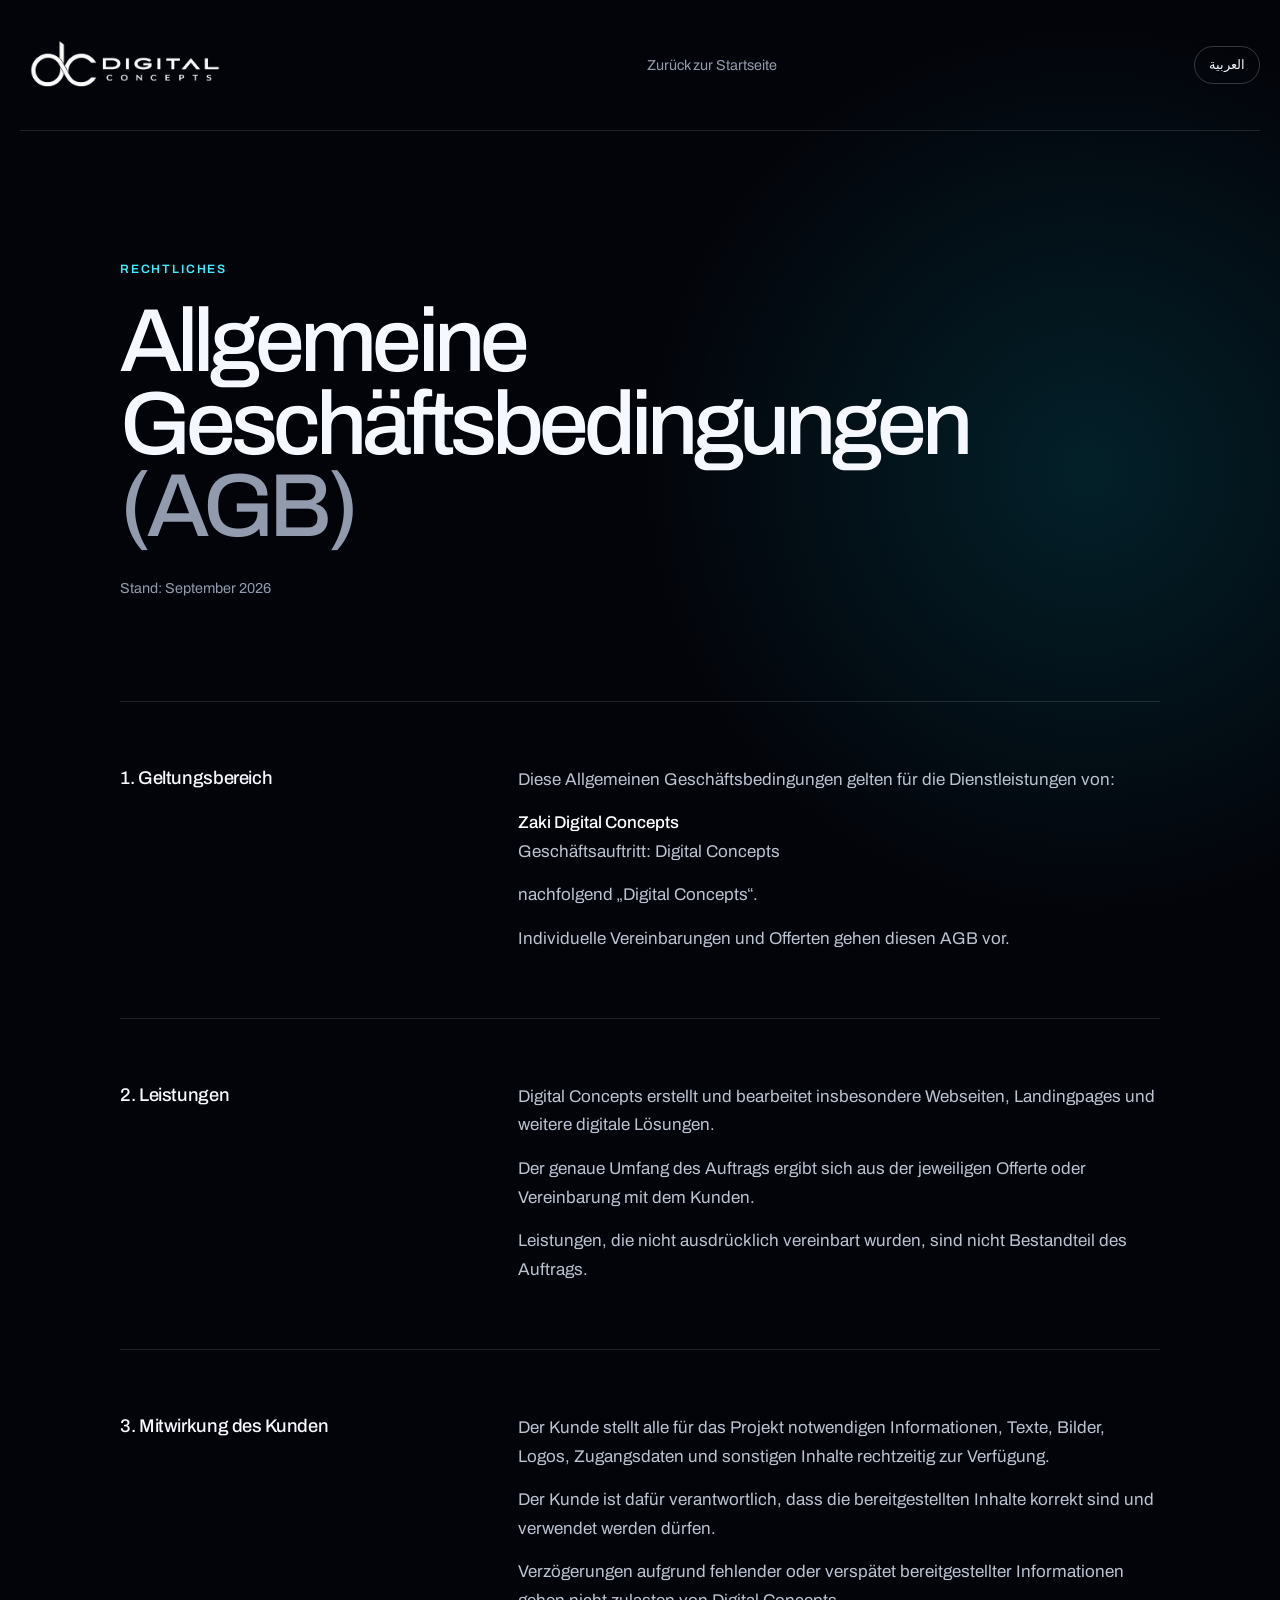
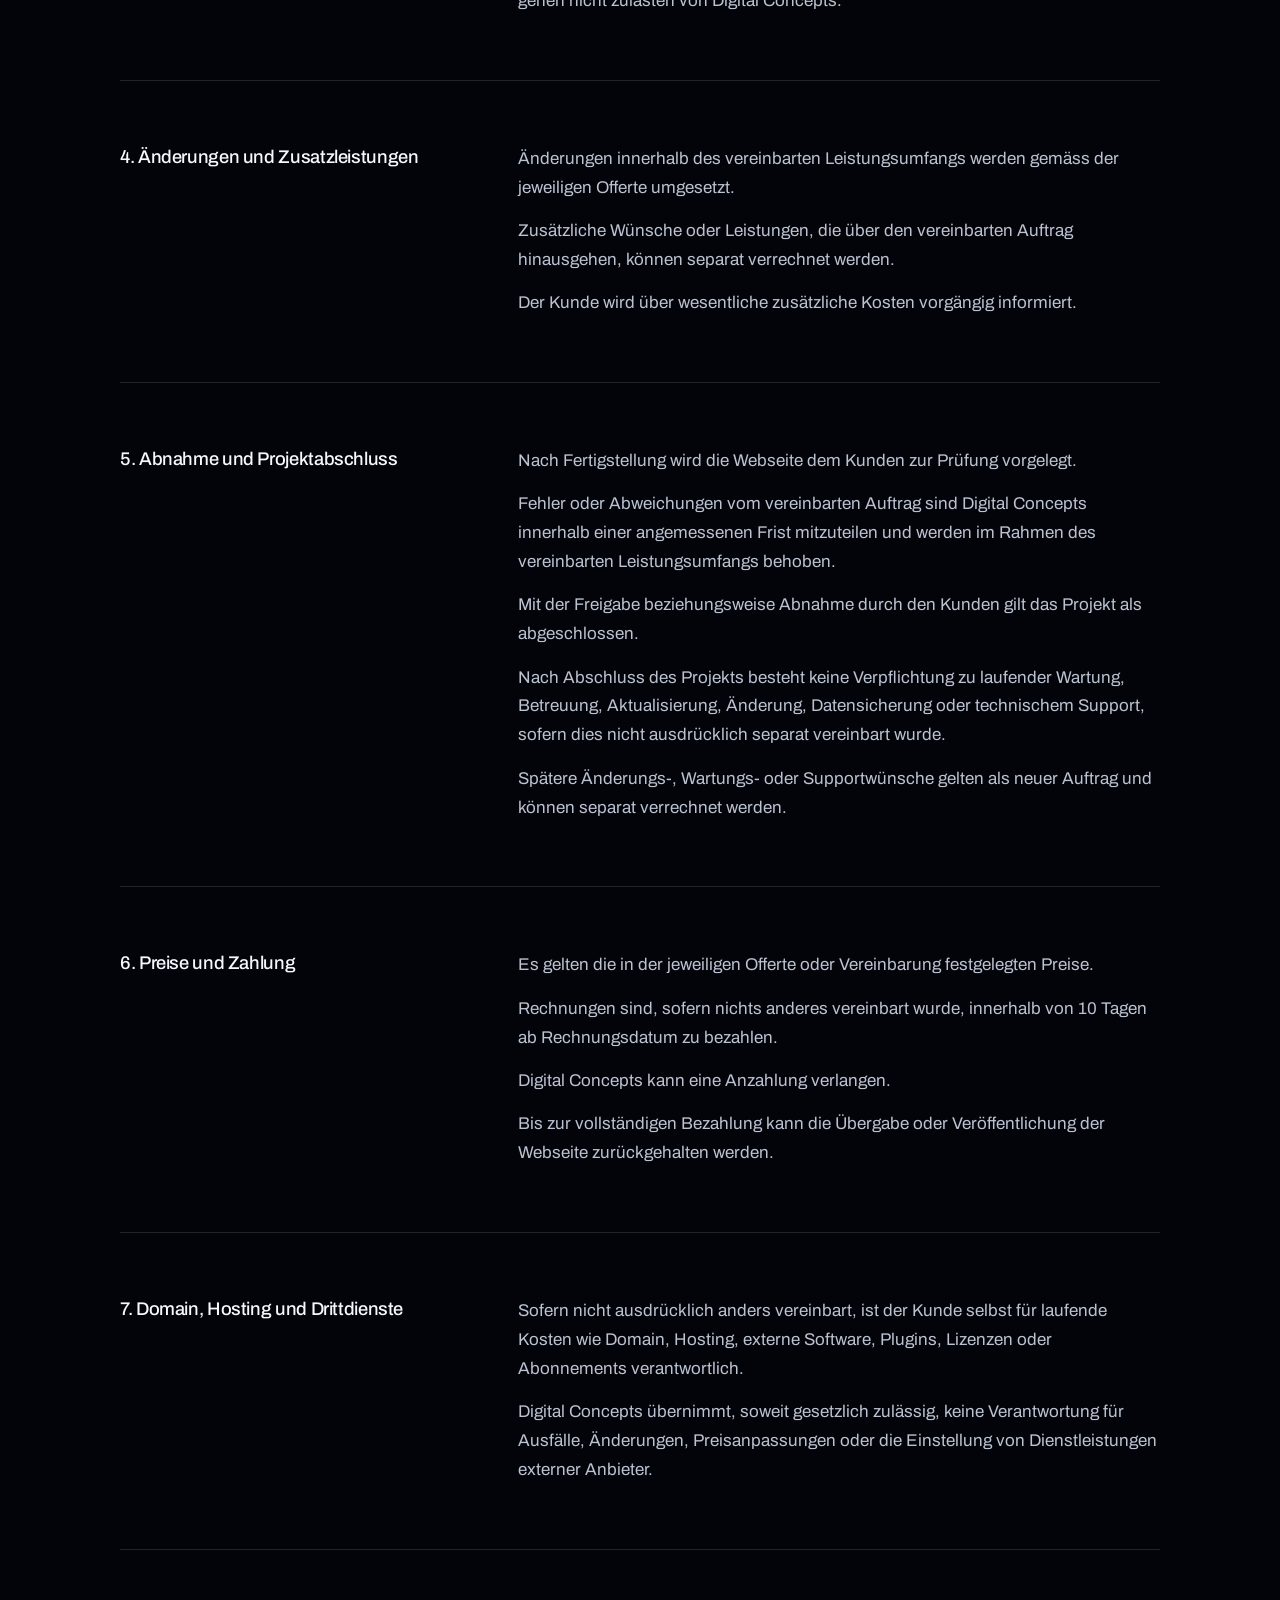
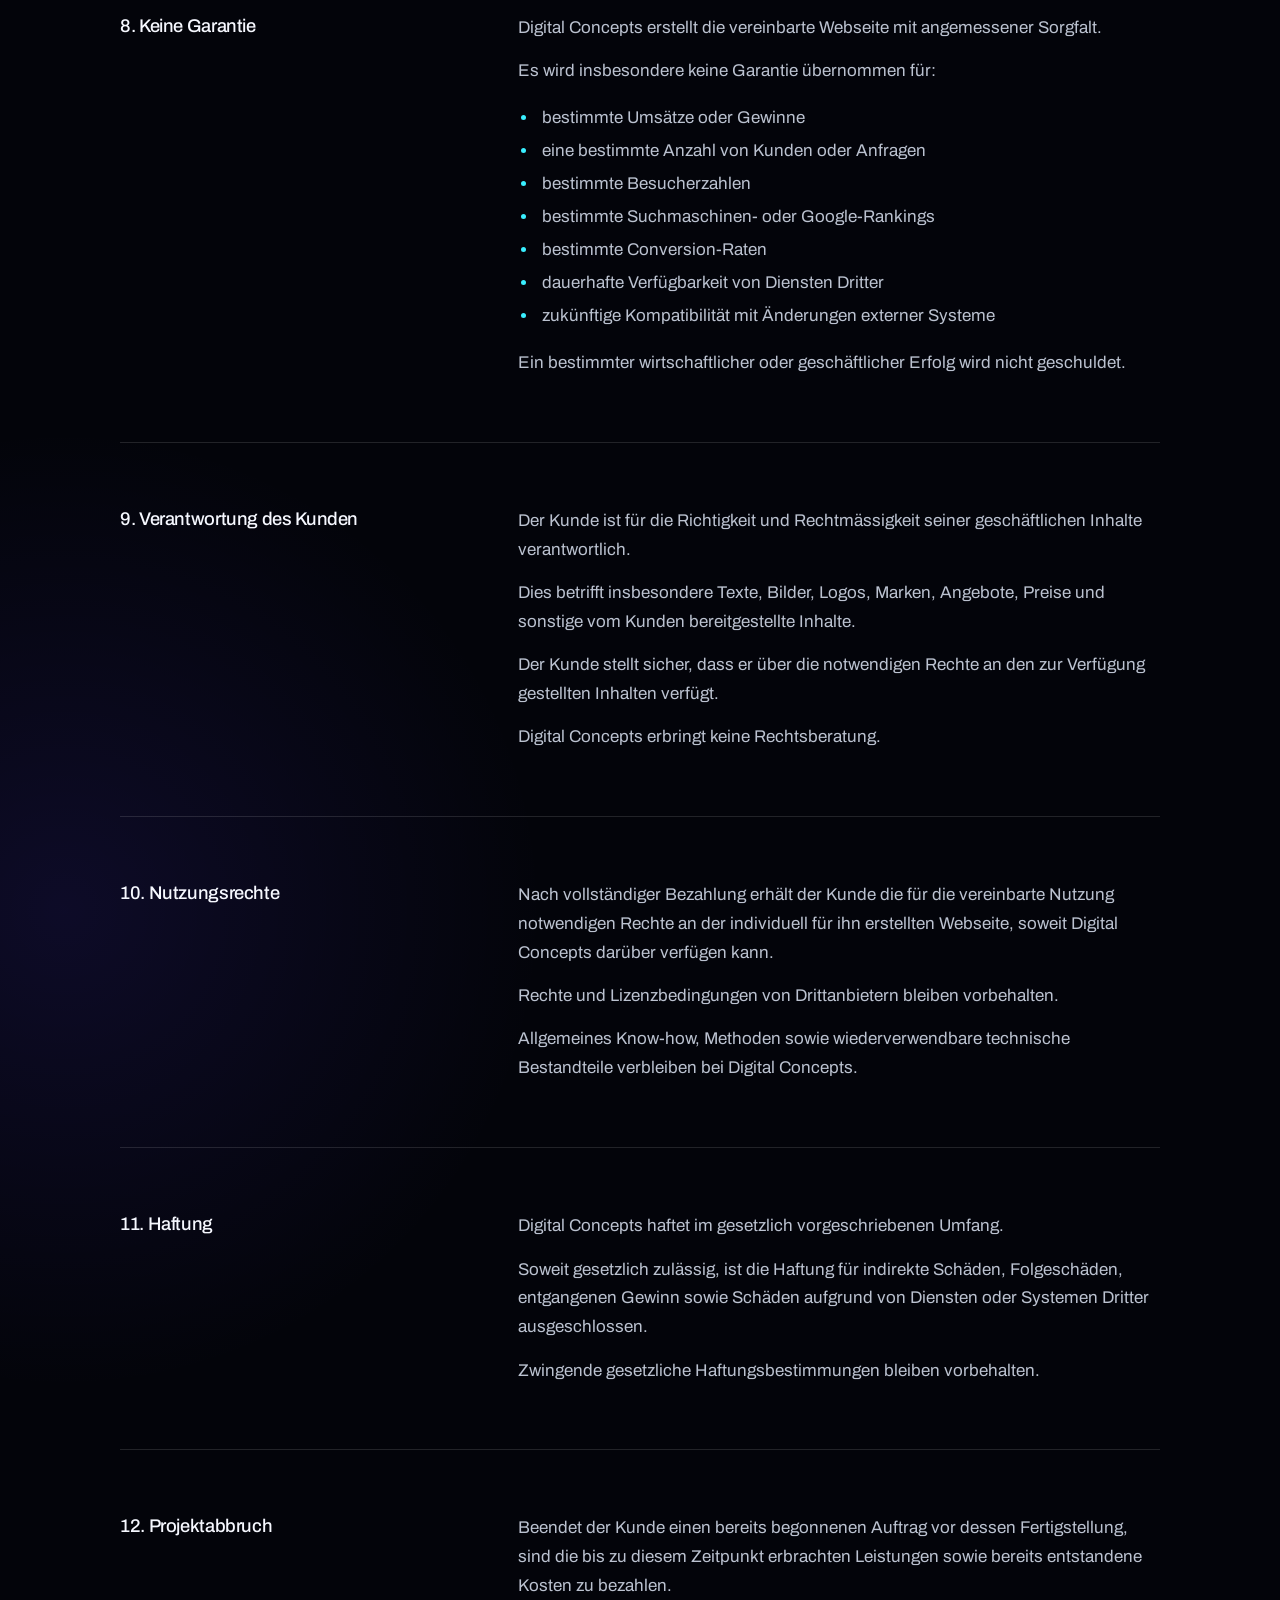
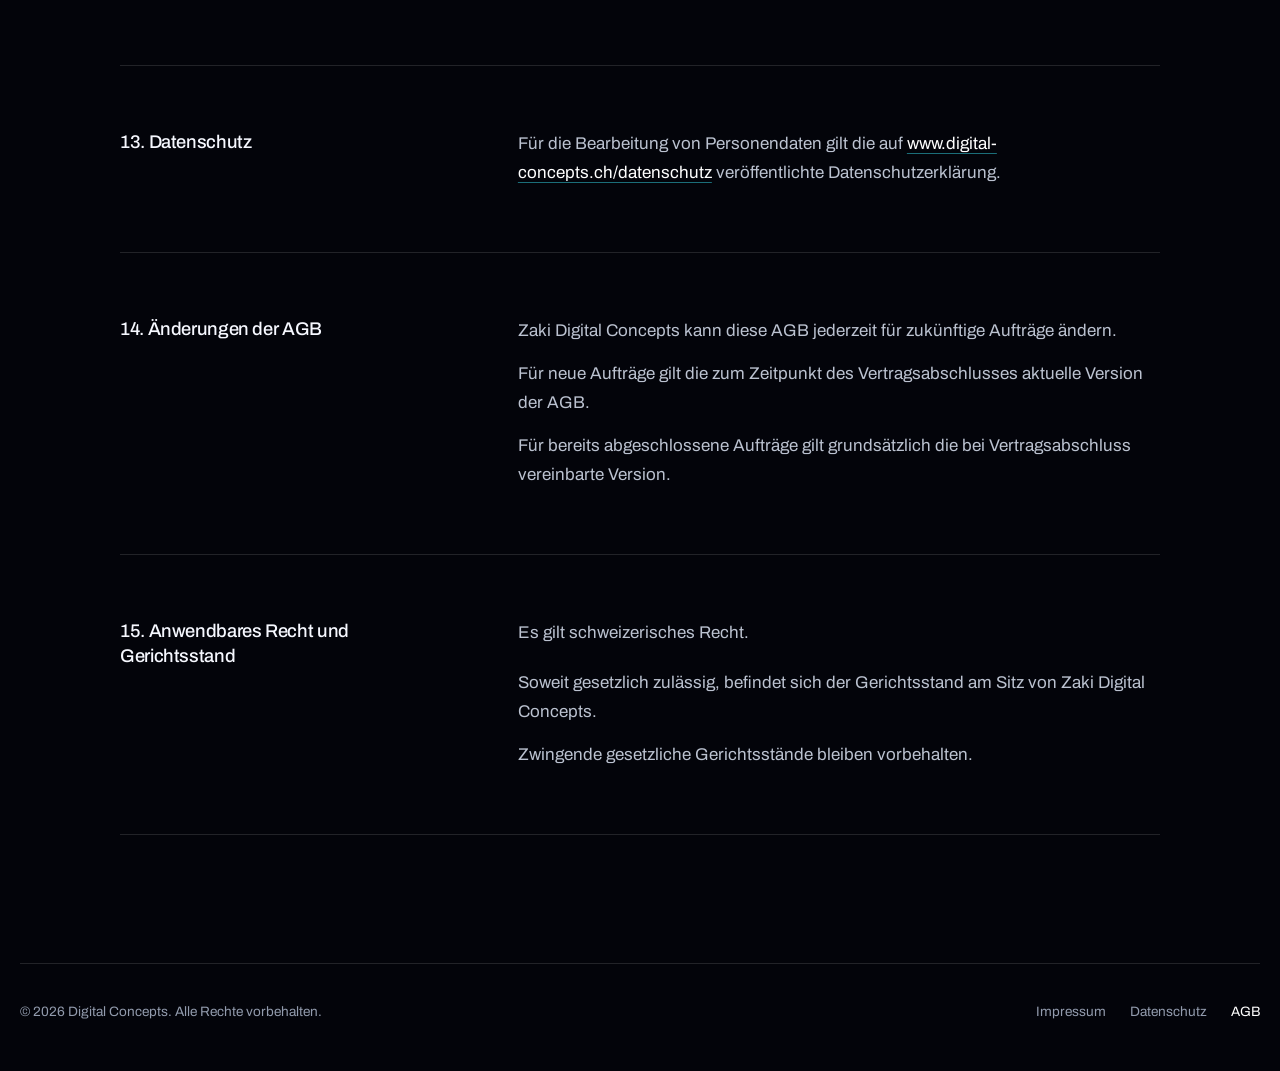
<file: agb.html>
<!doctype html>
<html lang="de-CH"><head><meta charset="utf-8"><meta name="viewport" content="width=device-width,initial-scale=1"><title>Allgemeine Geschäftsbedingungen | Digital Concepts</title><meta name="description" content="Allgemeine Geschäftsbedingungen von Digital Concepts."><meta name="robots" content="index,follow"><meta name="theme-color" content="#03040a"><link rel="canonical" href="https://digital-concepts.ch/agb/"><style>
:root{--ink:#f6f8ff;--muted:#929bad;--line:rgba(255,255,255,.12);--cyan:#39efff;--bg:#03040a;--font:"Archivo",-apple-system,BlinkMacSystemFont,"Segoe UI",sans-serif}*{box-sizing:border-box}html{scroll-behavior:smooth}body{margin:0;background:radial-gradient(circle at 85% 8%,rgba(0,222,255,.13),transparent 28rem),radial-gradient(circle at 5% 70%,rgba(89,63,255,.12),transparent 30rem),var(--bg);color:var(--ink);font-family:var(--font);font-size:17px;line-height:1.7;-webkit-font-smoothing:antialiased}a{color:inherit;text-decoration:none}.skip{position:fixed;left:1rem;top:-5rem;z-index:20;background:#fff;color:#000;padding:.7rem 1rem}.skip:focus{top:1rem}.nav{position:relative;z-index:2;display:flex;align-items:center;justify-content:space-between;gap:2rem;width:min(1360px,calc(100% - 40px));margin:auto;padding:30px 0;border-bottom:1px solid var(--line)}.brand{display:inline-flex;align-items:center;gap:.75rem;font-weight:600;letter-spacing:-.02em}.brand svg{width:24px;height:24px}.back{color:var(--muted);font-size:.9rem;transition:color .2s}.back:hover,.legal-card a:hover,footer a:hover{color:var(--cyan)}main{min-height:75vh}.legal-shell{width:min(1040px,calc(100% - 40px));margin:auto;padding:clamp(80px,10vw,150px) 0}.eyebrow{margin:0 0 1.3rem;color:var(--cyan);font-size:.76rem;font-weight:600;letter-spacing:.15em;text-transform:uppercase}h1{max-width:900px;margin:0;font-size:clamp(2.8rem,7vw,6rem);font-weight:500;letter-spacing:-.055em;line-height:.92;text-wrap:balance}h1 span{color:var(--muted)}.updated{margin:1.8rem 0 0;color:var(--muted);font-size:.9rem}.legal-card{margin-top:clamp(60px,8vw,100px);border-top:1px solid var(--line)}section{display:grid;grid-template-columns:minmax(220px,1fr) minmax(0,2fr);column-gap:clamp(30px,6vw,90px);padding:clamp(38px,5vw,64px) 0;border-bottom:1px solid var(--line)}section h2{grid-column:1;margin:0;font-size:1.15rem;font-weight:500;line-height:1.35;letter-spacing:-.02em}section>p,section>ul{grid-column:2;margin:0 0 .9rem;color:#bbc2d0}section>p:last-child,section>ul:last-child{margin-bottom:0}strong{color:#fff;font-weight:500}.legal-card a{color:#fff;text-decoration:underline;text-decoration-color:rgba(57,239,255,.45);text-underline-offset:4px}.legal-card ul{padding-left:1.25rem}.legal-card li{margin:.25rem 0;padding-left:.25rem}.legal-card li::marker{color:var(--cyan)}footer{display:flex;justify-content:space-between;gap:2rem;width:min(1360px,calc(100% - 40px));margin:auto;padding:36px 0 48px;border-top:1px solid var(--line);color:var(--muted);font-size:.85rem}footer nav{display:flex;flex-wrap:wrap;gap:1.5rem}footer a[aria-current=page]{color:#fff}@media(max-width:700px){.nav{padding:22px 0}.brand span{font-size:.94rem}.back{font-size:0}.back::after{content:"Zurück";font-size:.85rem}.legal-shell{padding-top:70px}section{display:block}section h2{margin-bottom:1.5rem}footer{flex-direction:column}}@media(prefers-reduced-motion:reduce){html{scroll-behavior:auto}*{transition:none!important}}

.brand .brand-logo { display:block; width:210px; height:auto; max-width:100%; object-fit:contain; flex:none; }
@media(max-width:600px) { .brand .brand-logo { width:155px; } }

</style><style>@font-face{font-family:Archivo;font-style:normal;font-weight:300;font-display:swap;src:url(archivo-300.woff) format('woff')}@font-face{font-family:Archivo;font-style:normal;font-weight:400;font-display:swap;src:url(archivo-400.woff) format('woff')}@font-face{font-family:Archivo;font-style:normal;font-weight:500;font-display:swap;src:url(archivo-500.woff) format('woff')}@font-face{font-family:Archivo;font-style:normal;font-weight:600;font-display:swap;src:url(archivo-600.woff) format('woff')}</style><link rel="preload" href="archivo-400.woff" as="font" type="font/woff" crossorigin>

<link rel="icon" href="favicon.ico?v=1" sizes="any">
<link rel="apple-touch-icon" href="apple-touch-icon.png">
<link rel="stylesheet" href="arabic-layout.css"><script src="arabic-legal.js" defer></script></head>
<body><a class="skip" href="#inhalt">Zum Inhalt springen</a><header class="nav"><a class="brand" href="index.html" aria-label="Digital Concepts – Startseite"><img class="brand-logo" src="44d788a2c3218d52.webp" width="2048" height="682" alt="Digital Concepts" decoding="async"></a><a class="back" href="index.html">Zurück zur Startseite</a></header>
<main id="inhalt"><div class="legal-shell"><p class="eyebrow">Rechtliches</p><h1>Allgemeine Geschäftsbedingungen <span>(AGB)</span></h1><p class="updated">Stand: September 2026</p><article class="legal-card">
<section><h2>1. Geltungsbereich</h2><p>Diese Allgemeinen Geschäftsbedingungen gelten für die Dienstleistungen von:</p><p><strong>Zaki Digital Concepts</strong><br>Geschäftsauftritt: Digital Concepts</p><p>nachfolgend „Digital Concepts“.</p><p>Individuelle Vereinbarungen und Offerten gehen diesen AGB vor.</p></section>
<section><h2>2. Leistungen</h2><p>Digital Concepts erstellt und bearbeitet insbesondere Webseiten, Landingpages und weitere digitale Lösungen.</p><p>Der genaue Umfang des Auftrags ergibt sich aus der jeweiligen Offerte oder Vereinbarung mit dem Kunden.</p><p>Leistungen, die nicht ausdrücklich vereinbart wurden, sind nicht Bestandteil des Auftrags.</p></section>
<section><h2>3. Mitwirkung des Kunden</h2><p>Der Kunde stellt alle für das Projekt notwendigen Informationen, Texte, Bilder, Logos, Zugangsdaten und sonstigen Inhalte rechtzeitig zur Verfügung.</p><p>Der Kunde ist dafür verantwortlich, dass die bereitgestellten Inhalte korrekt sind und verwendet werden dürfen.</p><p>Verzögerungen aufgrund fehlender oder verspätet bereitgestellter Informationen gehen nicht zulasten von Digital Concepts.</p></section>
<section><h2>4. Änderungen und Zusatzleistungen</h2><p>Änderungen innerhalb des vereinbarten Leistungsumfangs werden gemäss der jeweiligen Offerte umgesetzt.</p><p>Zusätzliche Wünsche oder Leistungen, die über den vereinbarten Auftrag hinausgehen, können separat verrechnet werden.</p><p>Der Kunde wird über wesentliche zusätzliche Kosten vorgängig informiert.</p></section>
<section><h2>5. Abnahme und Projektabschluss</h2><p>Nach Fertigstellung wird die Webseite dem Kunden zur Prüfung vorgelegt.</p><p>Fehler oder Abweichungen vom vereinbarten Auftrag sind Digital Concepts innerhalb einer angemessenen Frist mitzuteilen und werden im Rahmen des vereinbarten Leistungsumfangs behoben.</p><p>Mit der Freigabe beziehungsweise Abnahme durch den Kunden gilt das Projekt als abgeschlossen.</p><p>Nach Abschluss des Projekts besteht keine Verpflichtung zu laufender Wartung, Betreuung, Aktualisierung, Änderung, Datensicherung oder technischem Support, sofern dies nicht ausdrücklich separat vereinbart wurde.</p><p>Spätere Änderungs-, Wartungs- oder Supportwünsche gelten als neuer Auftrag und können separat verrechnet werden.</p></section>
<section><h2>6. Preise und Zahlung</h2><p>Es gelten die in der jeweiligen Offerte oder Vereinbarung festgelegten Preise.</p><p>Rechnungen sind, sofern nichts anderes vereinbart wurde, innerhalb von 10 Tagen ab Rechnungsdatum zu bezahlen.</p><p>Digital Concepts kann eine Anzahlung verlangen.</p><p>Bis zur vollständigen Bezahlung kann die Übergabe oder Veröffentlichung der Webseite zurückgehalten werden.</p></section>
<section><h2>7. Domain, Hosting und Drittdienste</h2><p>Sofern nicht ausdrücklich anders vereinbart, ist der Kunde selbst für laufende Kosten wie Domain, Hosting, externe Software, Plugins, Lizenzen oder Abonnements verantwortlich.</p><p>Digital Concepts übernimmt, soweit gesetzlich zulässig, keine Verantwortung für Ausfälle, Änderungen, Preisanpassungen oder die Einstellung von Dienstleistungen externer Anbieter.</p></section>
<section><h2>8. Keine Garantie</h2><p>Digital Concepts erstellt die vereinbarte Webseite mit angemessener Sorgfalt.</p><p>Es wird insbesondere keine Garantie übernommen für:</p><ul><li>bestimmte Umsätze oder Gewinne</li><li>eine bestimmte Anzahl von Kunden oder Anfragen</li><li>bestimmte Besucherzahlen</li><li>bestimmte Suchmaschinen- oder Google-Rankings</li><li>bestimmte Conversion-Raten</li><li>dauerhafte Verfügbarkeit von Diensten Dritter</li><li>zukünftige Kompatibilität mit Änderungen externer Systeme</li></ul><p>Ein bestimmter wirtschaftlicher oder geschäftlicher Erfolg wird nicht geschuldet.</p></section>
<section><h2>9. Verantwortung des Kunden</h2><p>Der Kunde ist für die Richtigkeit und Rechtmässigkeit seiner geschäftlichen Inhalte verantwortlich.</p><p>Dies betrifft insbesondere Texte, Bilder, Logos, Marken, Angebote, Preise und sonstige vom Kunden bereitgestellte Inhalte.</p><p>Der Kunde stellt sicher, dass er über die notwendigen Rechte an den zur Verfügung gestellten Inhalten verfügt.</p><p>Digital Concepts erbringt keine Rechtsberatung.</p></section>
<section><h2>10. Nutzungsrechte</h2><p>Nach vollständiger Bezahlung erhält der Kunde die für die vereinbarte Nutzung notwendigen Rechte an der individuell für ihn erstellten Webseite, soweit Digital Concepts darüber verfügen kann.</p><p>Rechte und Lizenzbedingungen von Drittanbietern bleiben vorbehalten.</p><p>Allgemeines Know-how, Methoden sowie wiederverwendbare technische Bestandteile verbleiben bei Digital Concepts.</p></section>
<section><h2>11. Haftung</h2><p>Digital Concepts haftet im gesetzlich vorgeschriebenen Umfang.</p><p>Soweit gesetzlich zulässig, ist die Haftung für indirekte Schäden, Folgeschäden, entgangenen Gewinn sowie Schäden aufgrund von Diensten oder Systemen Dritter ausgeschlossen.</p><p>Zwingende gesetzliche Haftungsbestimmungen bleiben vorbehalten.</p></section>
<section><h2>12. Projektabbruch</h2><p>Beendet der Kunde einen bereits begonnenen Auftrag vor dessen Fertigstellung, sind die bis zu diesem Zeitpunkt erbrachten Leistungen sowie bereits entstandene Kosten zu bezahlen.</p></section>
<section><h2>13. Datenschutz</h2><p>Für die Bearbeitung von Personendaten gilt die auf <a href="datenschutz.html">www.digital-concepts.ch/datenschutz</a> veröffentlichte Datenschutzerklärung.</p></section>
<section><h2>14. Änderungen der AGB</h2><p>Zaki Digital Concepts kann diese AGB jederzeit für zukünftige Aufträge ändern.</p><p>Für neue Aufträge gilt die zum Zeitpunkt des Vertragsabschlusses aktuelle Version der AGB.</p><p>Für bereits abgeschlossene Aufträge gilt grundsätzlich die bei Vertragsabschluss vereinbarte Version.</p></section>
<section><h2>15. Anwendbares Recht und Gerichtsstand</h2><p>Es gilt schweizerisches Recht.</p><p>Soweit gesetzlich zulässig, befindet sich der Gerichtsstand am Sitz von Zaki Digital Concepts.</p><p>Zwingende gesetzliche Gerichtsstände bleiben vorbehalten.</p></section>
</article></div></main><footer><span>&copy; <span id="year">2026</span> Digital Concepts. Alle Rechte vorbehalten.</span><nav><a href="impressum.html">Impressum</a><a href="datenschutz.html">Datenschutz</a><a href="agb.html" aria-current="page">AGB</a></nav></footer><script>document.getElementById('year').textContent=new Date().getFullYear()</script></body></html>
</file>
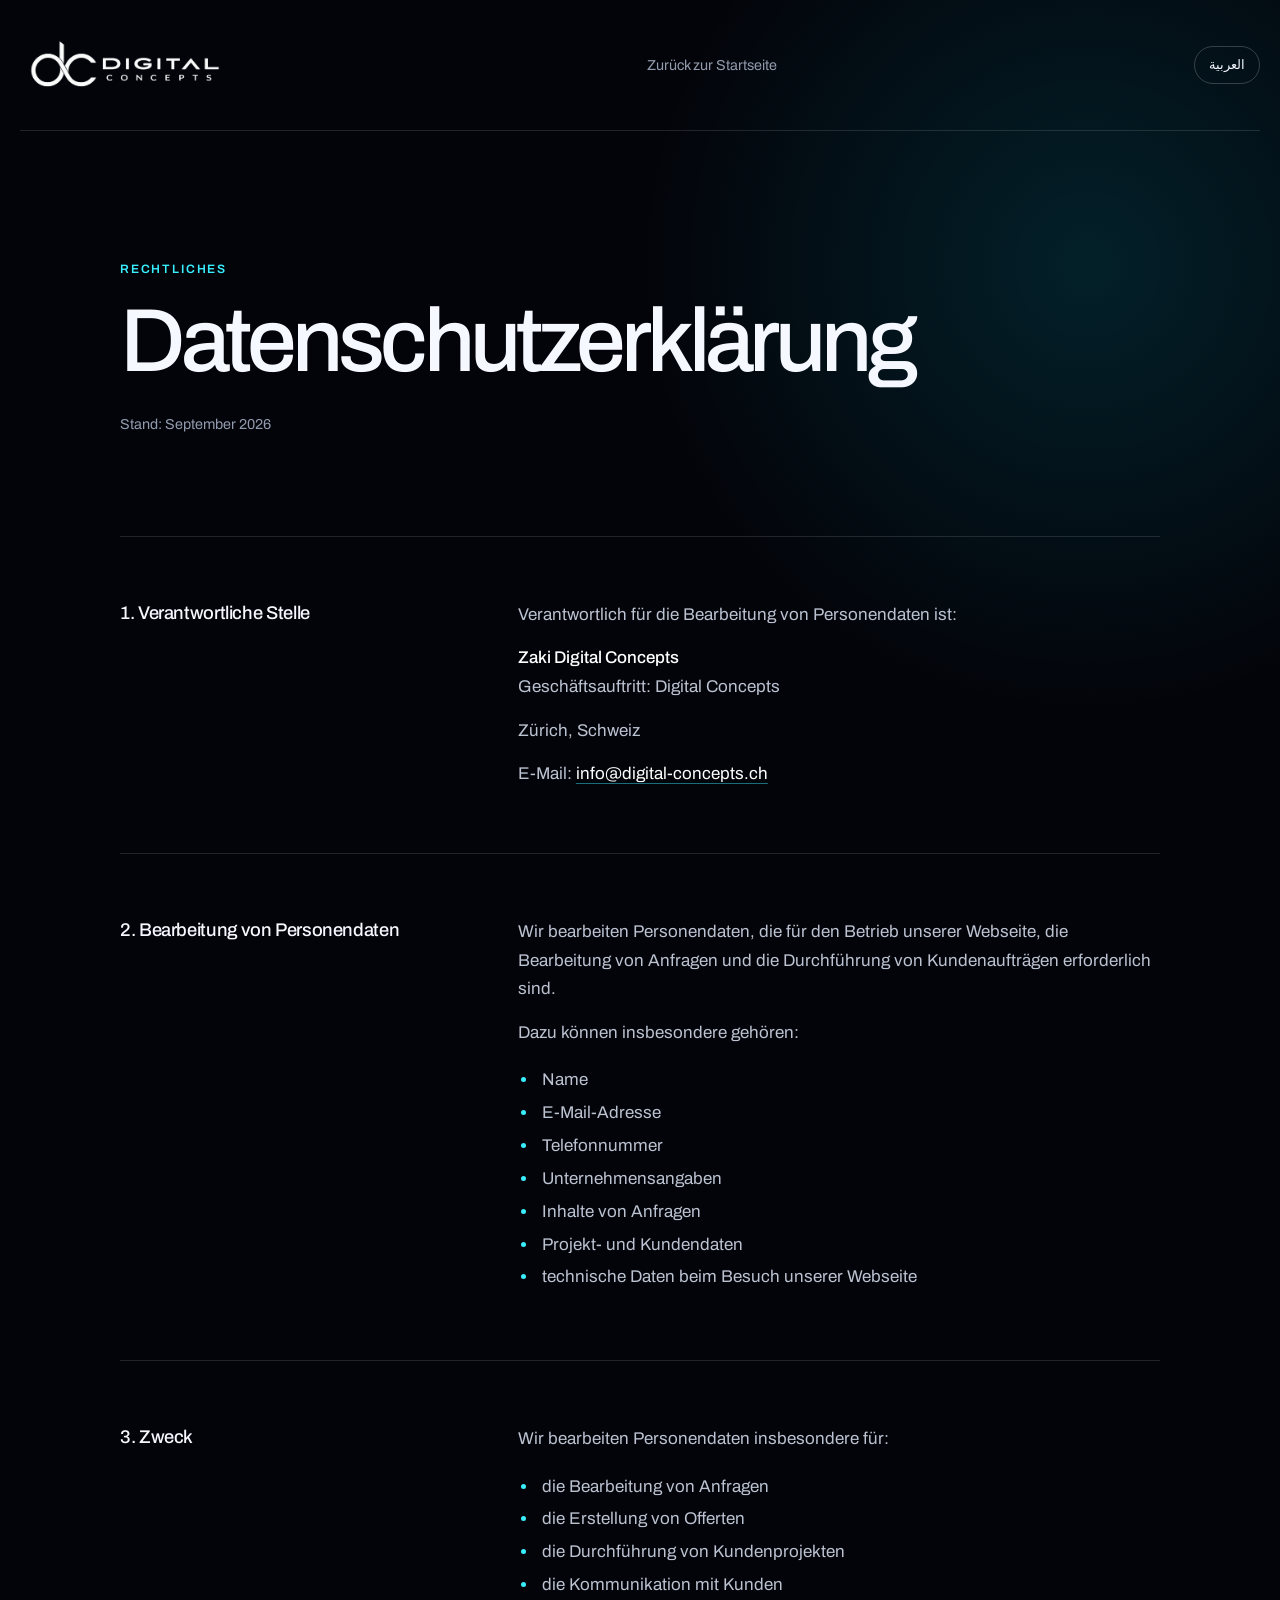
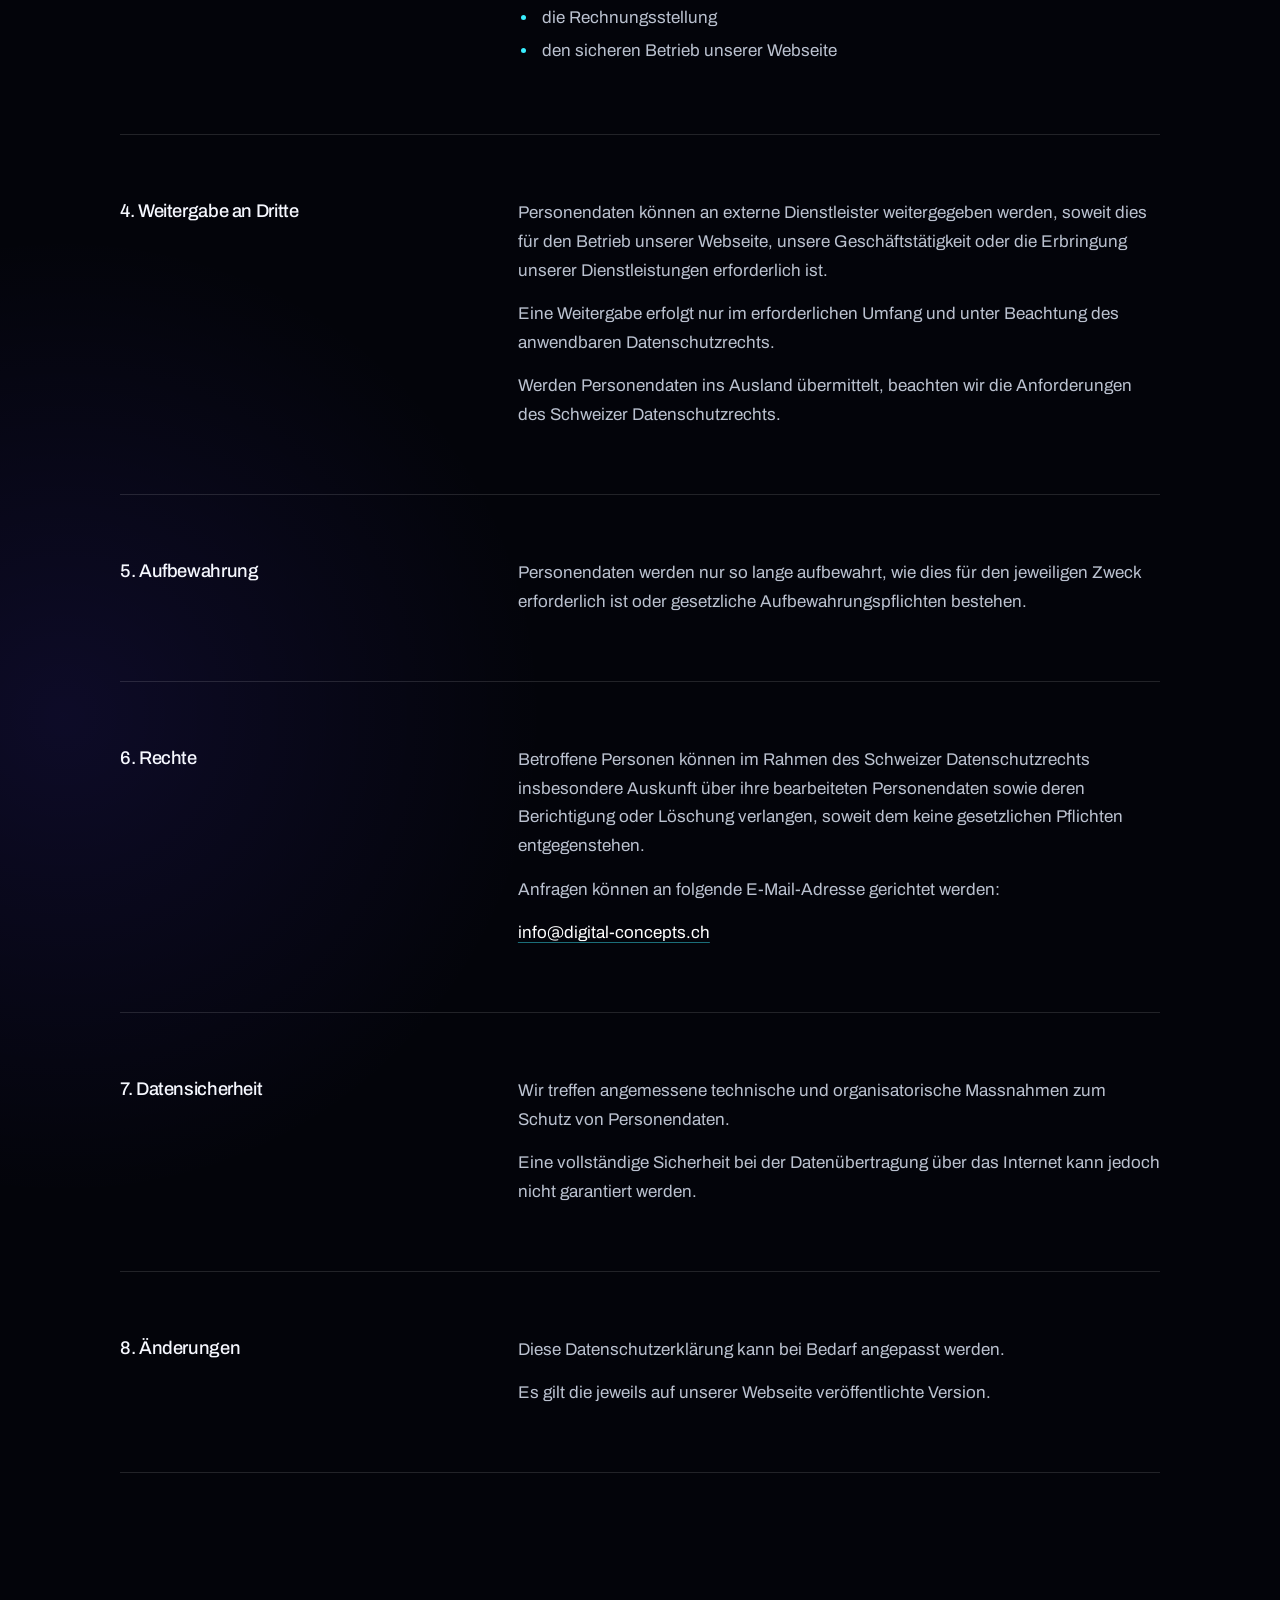
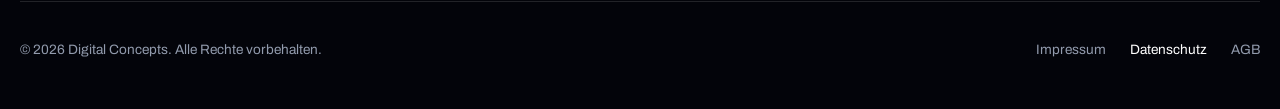
<file: datenschutz.html>
<!doctype html>
<html lang="de-CH">
<head>
<meta charset="utf-8"><meta name="viewport" content="width=device-width,initial-scale=1">
<title>Datenschutzerklärung | Digital Concepts</title>
<meta name="description" content="Datenschutzerklärung von Digital Concepts."><meta name="robots" content="index,follow"><meta name="theme-color" content="#03040a">
<link rel="canonical" href="https://digital-concepts.ch/datenschutz/">
<style>
:root{--ink:#f6f8ff;--muted:#929bad;--line:rgba(255,255,255,.12);--cyan:#39efff;--bg:#03040a;--font:"Archivo",-apple-system,BlinkMacSystemFont,"Segoe UI",sans-serif}*{box-sizing:border-box}html{scroll-behavior:smooth}body{margin:0;background:radial-gradient(circle at 85% 8%,rgba(0,222,255,.13),transparent 28rem),radial-gradient(circle at 5% 70%,rgba(89,63,255,.12),transparent 30rem),var(--bg);color:var(--ink);font-family:var(--font);font-size:17px;line-height:1.7;-webkit-font-smoothing:antialiased}a{color:inherit;text-decoration:none}.skip{position:fixed;left:1rem;top:-5rem;z-index:20;background:#fff;color:#000;padding:.7rem 1rem}.skip:focus{top:1rem}.nav{position:relative;z-index:2;display:flex;align-items:center;justify-content:space-between;gap:2rem;width:min(1360px,calc(100% - 40px));margin:auto;padding:30px 0;border-bottom:1px solid var(--line)}.brand{display:inline-flex;align-items:center;gap:.75rem;font-weight:600;letter-spacing:-.02em}.brand svg{width:24px;height:24px}.back{color:var(--muted);font-size:.9rem;transition:color .2s}.back:hover,.legal-card a:hover,footer a:hover{color:var(--cyan)}main{min-height:75vh}.legal-shell{width:min(1040px,calc(100% - 40px));margin:auto;padding:clamp(80px,10vw,150px) 0}.eyebrow{margin:0 0 1.3rem;color:var(--cyan);font-size:.76rem;font-weight:600;letter-spacing:.15em;text-transform:uppercase}h1{max-width:900px;margin:0;font-size:clamp(2.8rem,7vw,6rem);font-weight:500;letter-spacing:-.055em;line-height:.92;text-wrap:balance}h1 span{color:var(--muted)}.updated{margin:1.8rem 0 0;color:var(--muted);font-size:.9rem}.legal-card{margin-top:clamp(60px,8vw,100px);border-top:1px solid var(--line)}section{display:grid;grid-template-columns:minmax(220px,1fr) minmax(0,2fr);column-gap:clamp(30px,6vw,90px);padding:clamp(38px,5vw,64px) 0;border-bottom:1px solid var(--line)}section h2{grid-column:1;margin:0;font-size:1.15rem;font-weight:500;line-height:1.35;letter-spacing:-.02em}section>p,section>ul{grid-column:2;margin:0 0 .9rem;color:#bbc2d0}section>p:last-child,section>ul:last-child{margin-bottom:0}strong{color:#fff;font-weight:500}.legal-card a{color:#fff;text-decoration:underline;text-decoration-color:rgba(57,239,255,.45);text-underline-offset:4px}.legal-card ul{padding-left:1.25rem}.legal-card li{margin:.25rem 0;padding-left:.25rem}.legal-card li::marker{color:var(--cyan)}footer{display:flex;justify-content:space-between;gap:2rem;width:min(1360px,calc(100% - 40px));margin:auto;padding:36px 0 48px;border-top:1px solid var(--line);color:var(--muted);font-size:.85rem}footer nav{display:flex;flex-wrap:wrap;gap:1.5rem}footer a[aria-current=page]{color:#fff}@media(max-width:700px){.nav{padding:22px 0}.brand span{font-size:.94rem}.back{font-size:0}.back::after{content:"Zurück";font-size:.85rem}.legal-shell{padding-top:70px}section{display:block}section h2{margin-bottom:1.5rem}footer{flex-direction:column}}@media(prefers-reduced-motion:reduce){html{scroll-behavior:auto}*{transition:none!important}}

.brand .brand-logo { display:block; width:210px; height:auto; max-width:100%; object-fit:contain; flex:none; }
@media(max-width:600px) { .brand .brand-logo { width:155px; } }

</style>
<style>@font-face{font-family:Archivo;font-style:normal;font-weight:300;font-display:swap;src:url(archivo-300.woff) format('woff')}@font-face{font-family:Archivo;font-style:normal;font-weight:400;font-display:swap;src:url(archivo-400.woff) format('woff')}@font-face{font-family:Archivo;font-style:normal;font-weight:500;font-display:swap;src:url(archivo-500.woff) format('woff')}@font-face{font-family:Archivo;font-style:normal;font-weight:600;font-display:swap;src:url(archivo-600.woff) format('woff')}</style><link rel="preload" href="archivo-400.woff" as="font" type="font/woff" crossorigin>

<link rel="icon" href="favicon.ico?v=1" sizes="any">
<link rel="apple-touch-icon" href="apple-touch-icon.png">
<link rel="stylesheet" href="arabic-layout.css"><script src="arabic-legal.js" defer></script></head>
<body><a class="skip" href="#inhalt">Zum Inhalt springen</a>
<header class="nav"><a class="brand" href="index.html" aria-label="Digital Concepts – Startseite"><img class="brand-logo" src="44d788a2c3218d52.webp" width="2048" height="682" alt="Digital Concepts" decoding="async"></a><a class="back" href="index.html">Zurück zur Startseite</a></header>
<main id="inhalt"><div class="legal-shell"><p class="eyebrow">Rechtliches</p><h1>Datenschutzerklärung</h1><p class="updated">Stand: September 2026</p><article class="legal-card">
<section><h2>1. Verantwortliche Stelle</h2><p>Verantwortlich für die Bearbeitung von Personendaten ist:</p><p><strong>Zaki Digital Concepts</strong><br>Geschäftsauftritt: Digital Concepts</p><p>Zürich, Schweiz</p><p>E-Mail: <a href="mailto:info@digital-concepts.ch">info@digital-concepts.ch</a></p></section>
<section><h2>2. Bearbeitung von Personendaten</h2><p>Wir bearbeiten Personendaten, die für den Betrieb unserer Webseite, die Bearbeitung von Anfragen und die Durchführung von Kundenaufträgen erforderlich sind.</p><p>Dazu können insbesondere gehören:</p><ul><li>Name</li><li>E-Mail-Adresse</li><li>Telefonnummer</li><li>Unternehmensangaben</li><li>Inhalte von Anfragen</li><li>Projekt- und Kundendaten</li><li>technische Daten beim Besuch unserer Webseite</li></ul></section>
<section><h2>3. Zweck</h2><p>Wir bearbeiten Personendaten insbesondere für:</p><ul><li>die Bearbeitung von Anfragen</li><li>die Erstellung von Offerten</li><li>die Durchführung von Kundenprojekten</li><li>die Kommunikation mit Kunden</li><li>die Rechnungsstellung</li><li>den sicheren Betrieb unserer Webseite</li></ul></section>
<section><h2>4. Weitergabe an Dritte</h2><p>Personendaten können an externe Dienstleister weitergegeben werden, soweit dies für den Betrieb unserer Webseite, unsere Geschäftstätigkeit oder die Erbringung unserer Dienstleistungen erforderlich ist.</p><p>Eine Weitergabe erfolgt nur im erforderlichen Umfang und unter Beachtung des anwendbaren Datenschutzrechts.</p><p>Werden Personendaten ins Ausland übermittelt, beachten wir die Anforderungen des Schweizer Datenschutzrechts.</p></section>
<section><h2>5. Aufbewahrung</h2><p>Personendaten werden nur so lange aufbewahrt, wie dies für den jeweiligen Zweck erforderlich ist oder gesetzliche Aufbewahrungspflichten bestehen.</p></section>
<section><h2>6. Rechte</h2><p>Betroffene Personen können im Rahmen des Schweizer Datenschutzrechts insbesondere Auskunft über ihre bearbeiteten Personendaten sowie deren Berichtigung oder Löschung verlangen, soweit dem keine gesetzlichen Pflichten entgegenstehen.</p><p>Anfragen können an folgende E-Mail-Adresse gerichtet werden:</p><p><a href="mailto:info@digital-concepts.ch">info@digital-concepts.ch</a></p></section>
<section><h2>7. Datensicherheit</h2><p>Wir treffen angemessene technische und organisatorische Massnahmen zum Schutz von Personendaten.</p><p>Eine vollständige Sicherheit bei der Datenübertragung über das Internet kann jedoch nicht garantiert werden.</p></section>
<section><h2>8. Änderungen</h2><p>Diese Datenschutzerklärung kann bei Bedarf angepasst werden.</p><p>Es gilt die jeweils auf unserer Webseite veröffentlichte Version.</p></section>
</article></div></main><footer><span>&copy; <span id="year">2026</span> Digital Concepts. Alle Rechte vorbehalten.</span><nav><a href="impressum.html">Impressum</a><a href="datenschutz.html" aria-current="page">Datenschutz</a><a href="agb.html">AGB</a></nav></footer><script>document.getElementById('year').textContent=new Date().getFullYear()</script></body></html>
</file>
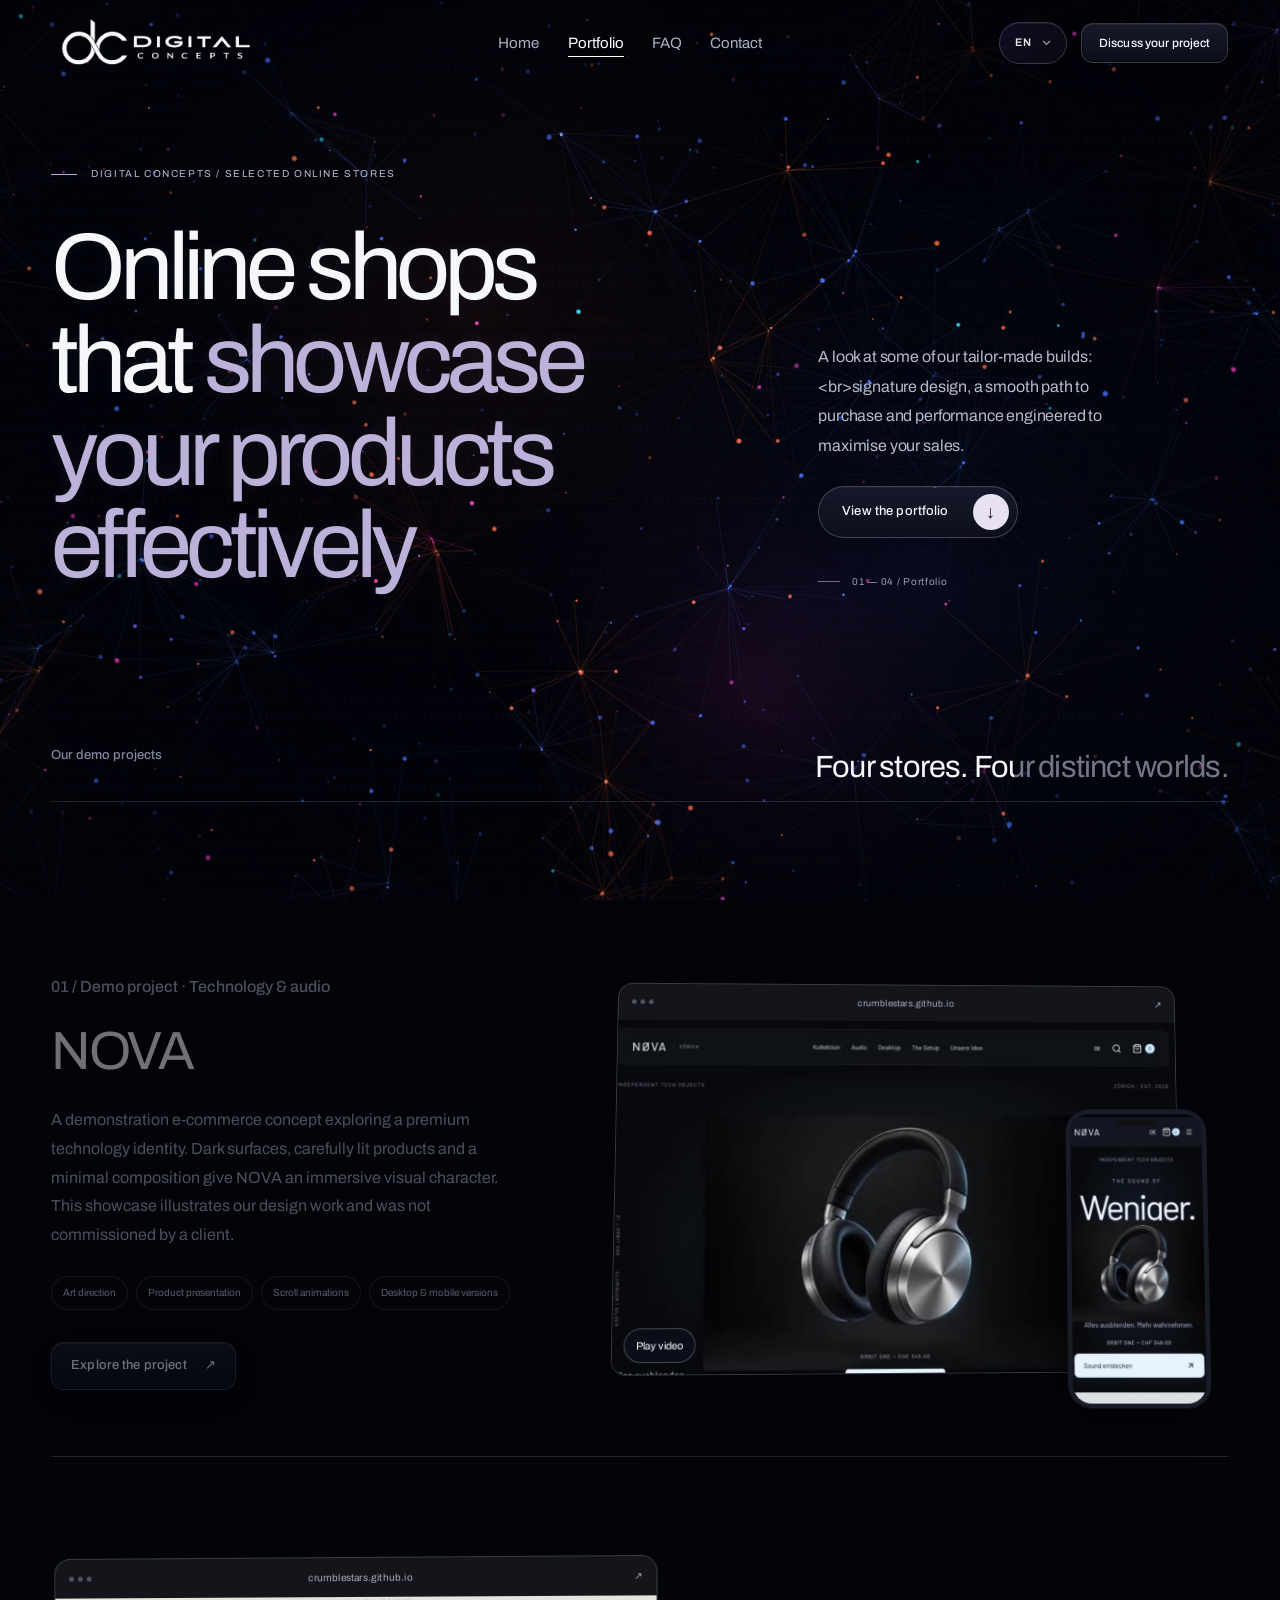
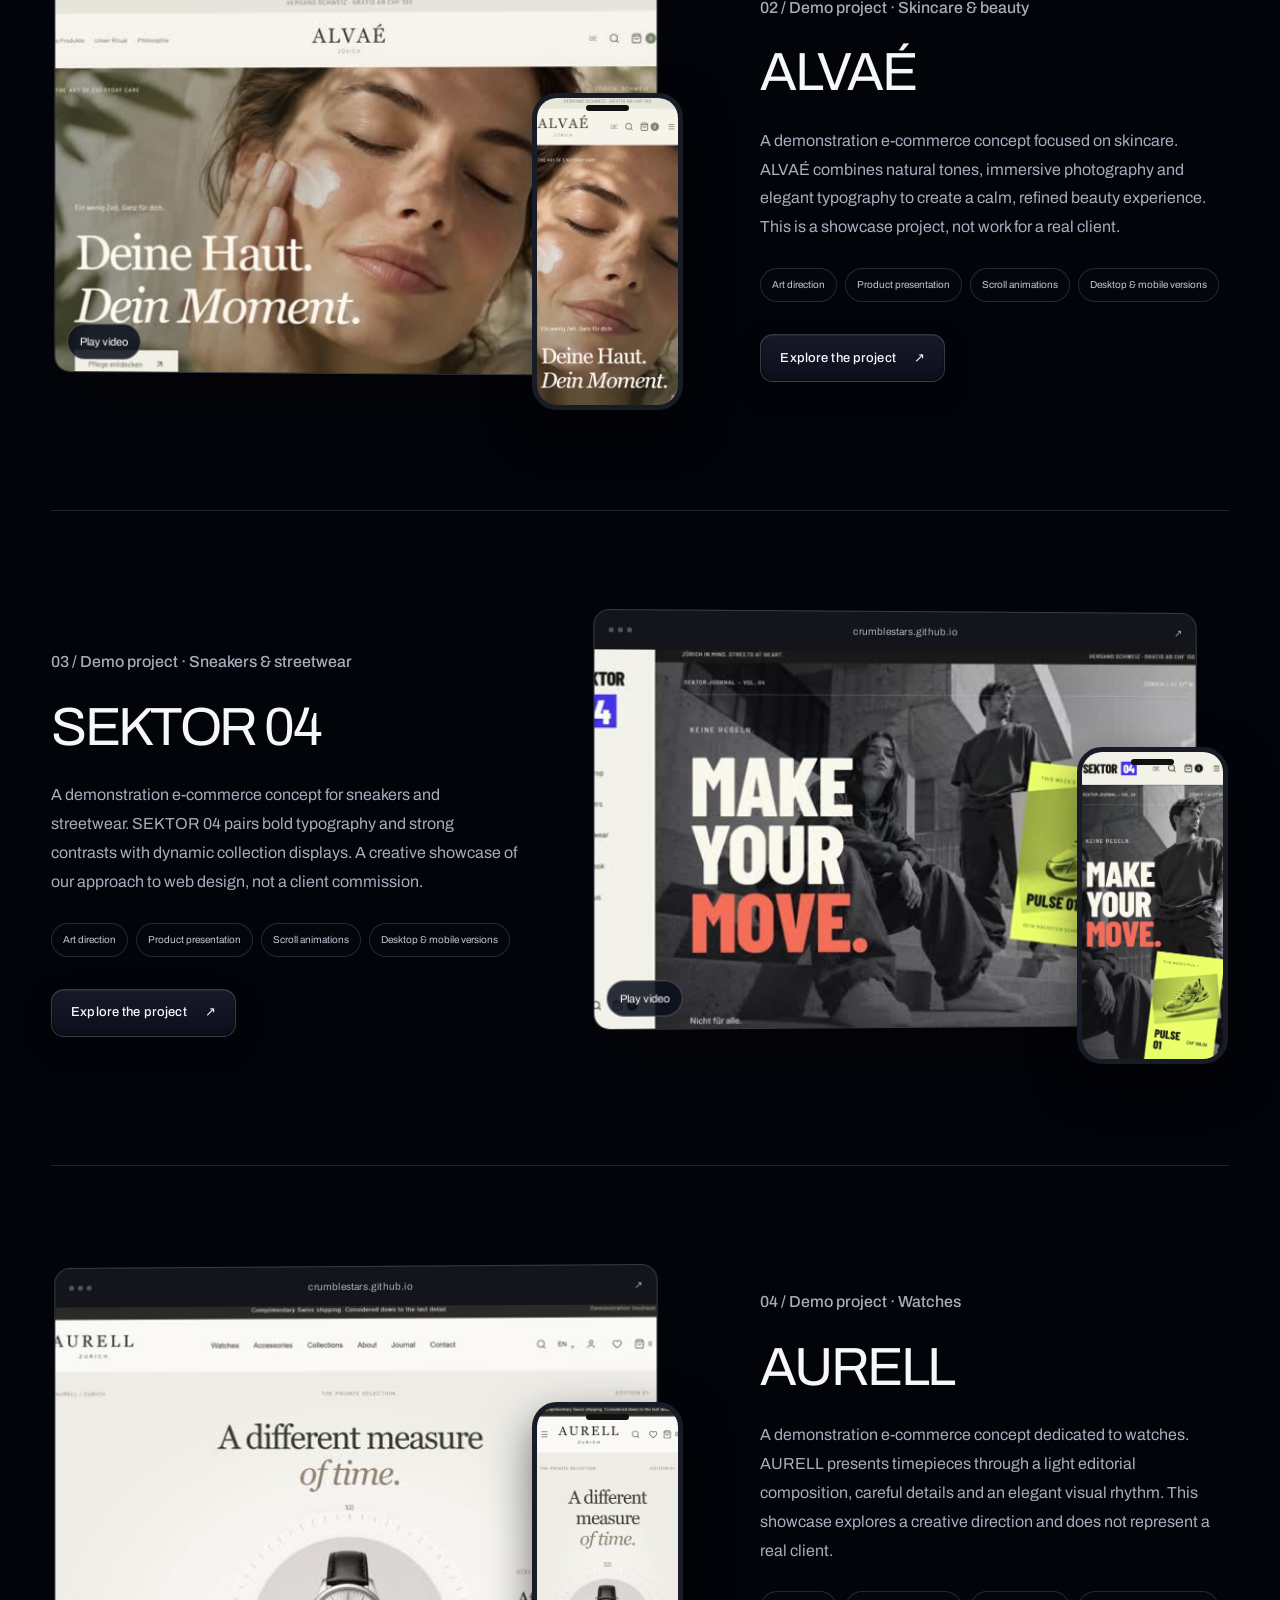
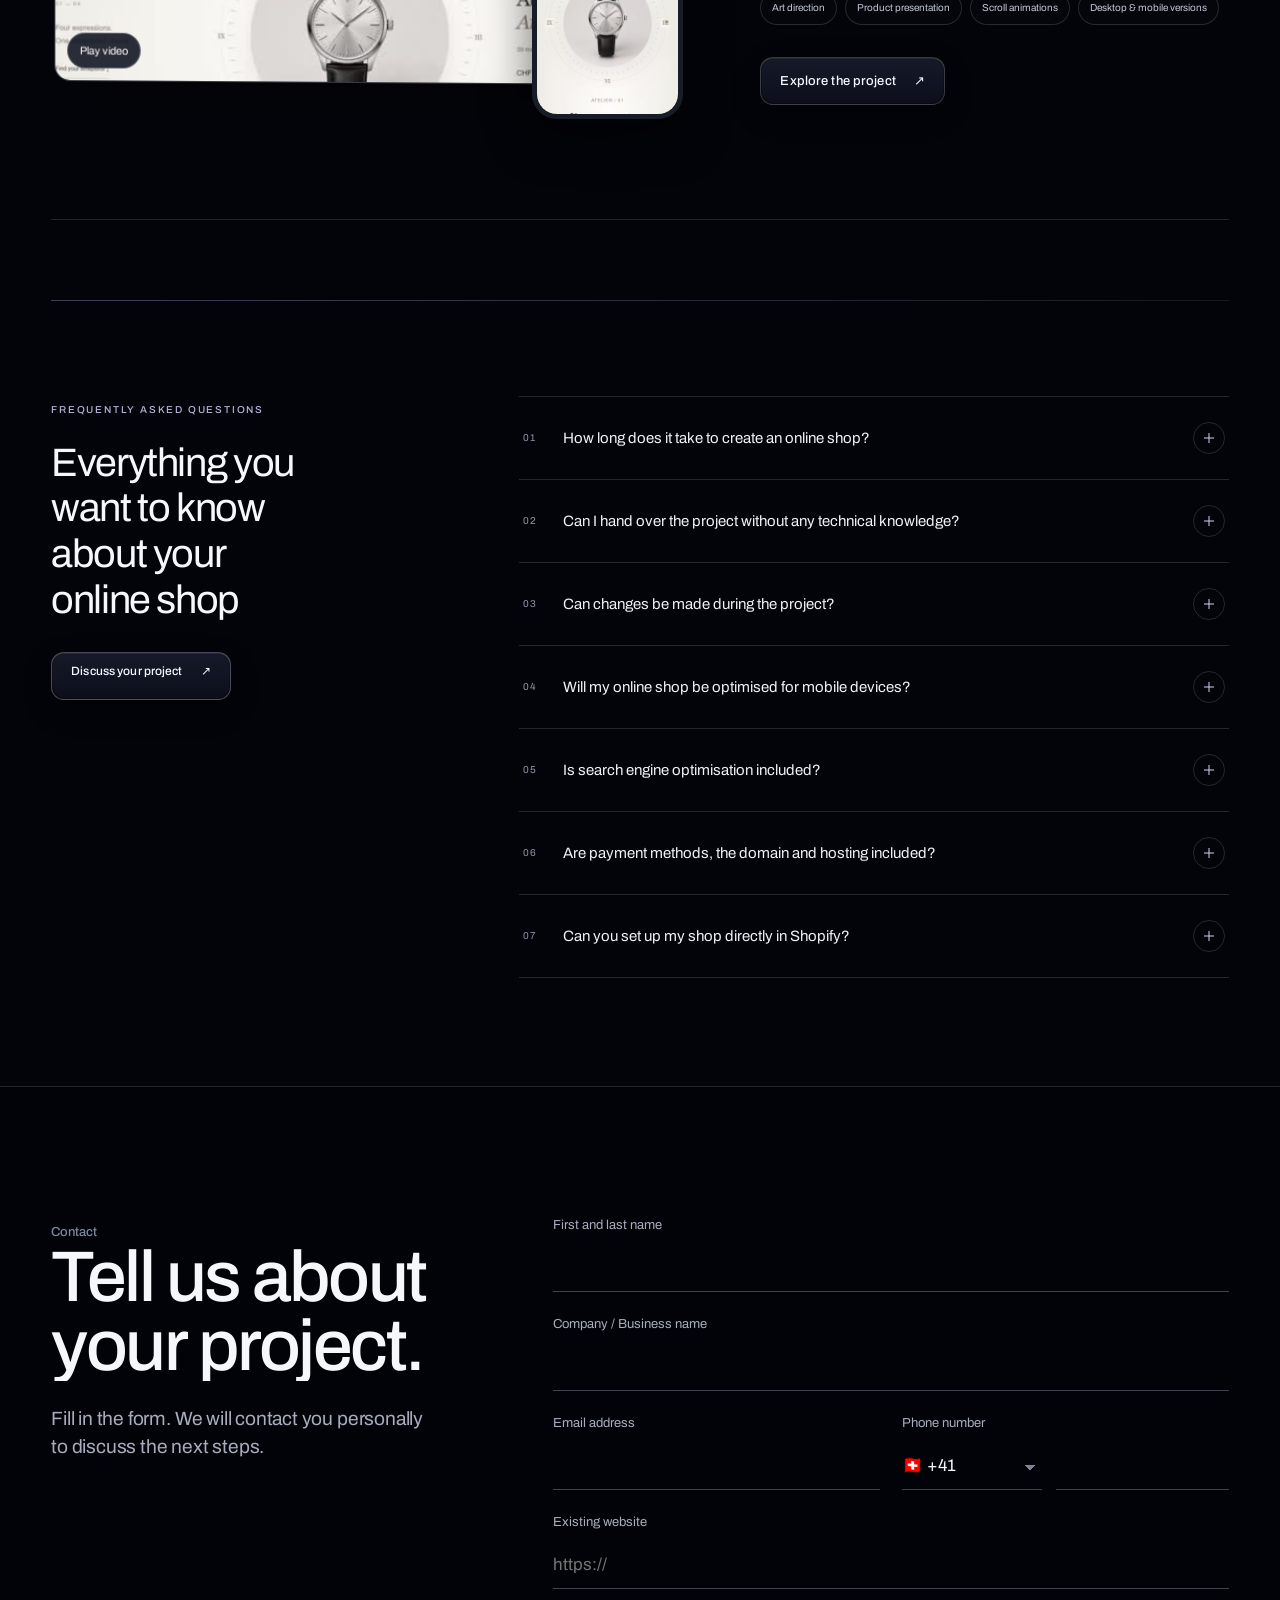
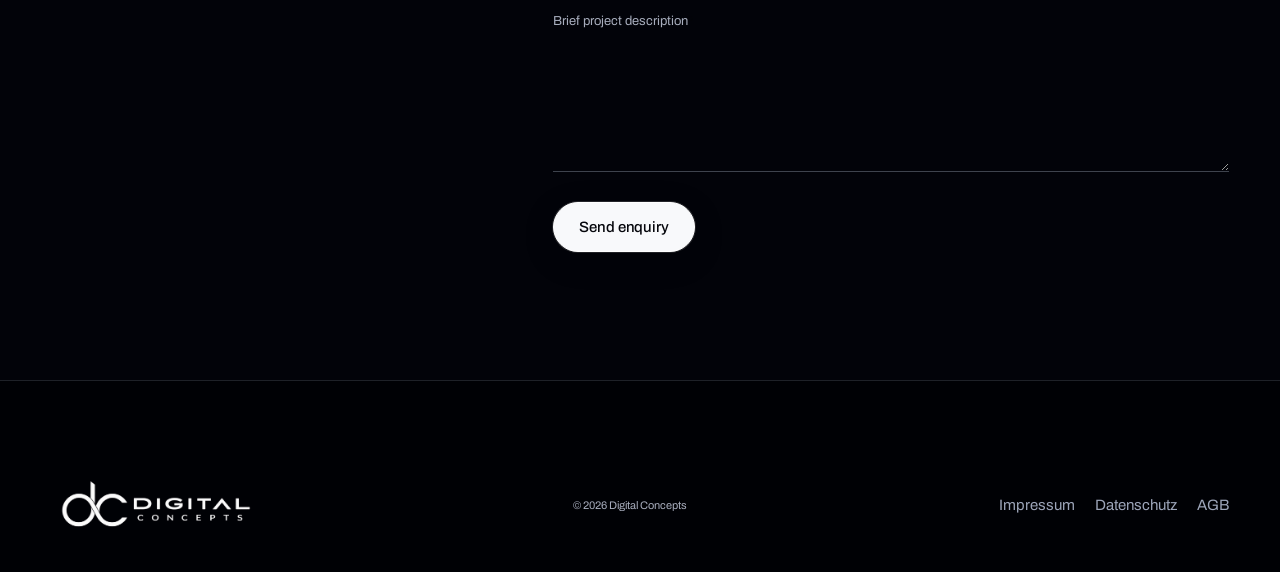
<file: e-commerce.html>
<!doctype html>
<html lang="de"><head>
<link rel="preload" as="image" href="88a042ce0a37b7d8-poster.webp" media="(max-width:700px)" fetchpriority="high">

<link rel="preconnect" href="https://res.cloudinary.com">
<style>.site-video-bg{visibility:visible!important}.site-video-bg picture{position:absolute;inset:0}.site-video-bg picture img{width:100%;height:100%;object-fit:cover;filter:brightness(.72) saturate(.92) contrast(1.04)}.site-video-bg video{position:relative}@media(max-width:700px){.site-video-bg picture img{filter:brightness(.66) saturate(.9) contrast(1.04)}}</style>

<style>html.dc-language-pending body{visibility:hidden!important}</style>
<script>(function(){var allowed=['de','fr','en','ar'],saved=null;try{saved=localStorage.getItem('lang')}catch(e){}var query=new URLSearchParams(location.search).get('lang');var browser=(navigator.languages||[navigator.language||'']).map(function(l){return l.toLowerCase().split('-')[0]}).find(function(l){return allowed.includes(l)});window.dcInitialLanguage=[query,saved,browser,'de'].find(function(l){return allowed.includes(l)});document.documentElement.dir=window.dcInitialLanguage==='ar'?'rtl':'ltr';if(window.dcInitialLanguage!=='de')document.documentElement.classList.add('dc-language-pending');window.dcShowLanguage=function(){document.documentElement.classList.remove('dc-language-pending')};document.addEventListener('DOMContentLoaded',function(){requestAnimationFrame(window.dcShowLanguage)},{once:true});setTimeout(window.dcShowLanguage,5000);})();</script>
<script>if('scrollRestoration' in history){const n=performance.getEntriesByType?.('navigation')?.[0];history.scrollRestoration=(!location.hash&&n?.type!=='back_forward')?'manual':'auto';}</script><meta charset="utf-8"><meta name="viewport" content="width=device-width, initial-scale=1"><meta name="theme-color" content="#03040a"><title>Portfolio Online-Shops — Digital Concepts</title><meta name="description" content="Webdesign-Portfolio von Digital Concepts.">

<style>

/* ==========================================================================
   Digital Concepts — Design System
   Eine Schriftfamilie (Archivo), monochrome Palette, editoriales 12-Spalten-Raster.
   ========================================================================== */

/* --- Tokens ------------------------------------------------------------- */
:root {
  /* Farben */
  --black: #000000;
  --paper: #ffffff;
  --grey-90: #171717;
  --grey-60: #5c5c5c;
  --grey-45: #6e6e6e;
  --grey-20: #d6d6d6;
  --grey-10: #e9e9e9;
  --grey-05: #f4f4f4;

  --text: var(--black);
  --text-muted: var(--grey-60);
  --line: var(--grey-10);
  --line-strong: var(--grey-20);
  --surface: var(--grey-05);

  /* Typografie */
  --font: "Archivo", -apple-system, BlinkMacSystemFont, "Segoe UI", Helvetica, Arial, sans-serif;

  --t-hero: clamp(2.75rem, 8.2vw, 7rem);
  --t-display: clamp(2.25rem, 5.6vw, 4.5rem);
  --t-h2: clamp(1.9rem, 3.6vw, 3rem);
  --t-h3: clamp(1.25rem, 2vw, 1.6rem);
  --t-lead: clamp(1.05rem, 1.5vw, 1.375rem);
  --t-body: 1.0625rem;
  --t-small: 0.9375rem;
  --t-micro: 0.8125rem;

  /* Raster & Abstände */
  --shell: 1360px;
  --gutter: clamp(20px, 4vw, 56px);
  --col-gap: clamp(16px, 2vw, 32px);
  --sec-pad: clamp(80px, 10vw, 168px);
  --block: clamp(28px, 4vw, 56px);

  /* Form */
  --radius: 3px;
  --radius-lg: 6px;
  --shadow-soft: 0 1px 2px rgba(0, 0, 0, .04), 0 12px 40px rgba(0, 0, 0, .06);
  --shadow-lift: 0 2px 6px rgba(0, 0, 0, .06), 0 30px 80px rgba(0, 0, 0, .14);

  /* Bewegung */
  --ease: cubic-bezier(.22, .61, .36, 1);
  --ease-out: cubic-bezier(.16, 1, .3, 1);
  --dur: .5s;
  --dur-fast: .22s;
}

/* --- Reset -------------------------------------------------------------- */
*, *::before, *::after { box-sizing: border-box; }
html { -webkit-text-size-adjust: 100%; scroll-behavior: smooth; }
body {
  margin: 0;
  background: var(--paper);
  color: var(--text);
  font-family: var(--font);
  font-size: var(--t-body);
  font-weight: 400;
  line-height: 1.6;
  font-synthesis-weight: none;
  -webkit-font-smoothing: antialiased;
  text-rendering: optimizeLegibility;
  overflow-x: hidden;
}
img, svg, video { display: block; max-width: 100%; height: auto; }
h1, h2, h3, h4, p, figure, blockquote, ul, ol, dl { margin: 0; }
ul, ol { padding: 0; list-style: none; }
button, input, select, textarea { font: inherit; color: inherit; }
a { color: inherit; text-decoration: none; }
main:focus { outline: none; }

::selection { background: var(--black); color: var(--paper); }

/* Sichtbarer Fokus – rein monochrom, funktional */
:focus-visible {
  outline: 2px solid var(--black);
  outline-offset: 3px;
  border-radius: 1px;
}
.skip {
  position: absolute; left: 12px; top: 12px; z-index: 200;
  background: var(--black); color: var(--paper); padding: 14px 20px;
  width: 1px; height: 1px; overflow: hidden;
  clip-path: inset(50%); white-space: nowrap;
}
.skip:focus { width: auto; height: auto; clip-path: none; }

/* --- Typografie --------------------------------------------------------- */
.hero-title,
.display,
.h2 {
  font-weight: 500;
  font-stretch: 94%;
  letter-spacing: -0.035em;
  line-height: .96;
  text-wrap: balance;
}
.hero-title { font-size: var(--t-hero); line-height: .9; letter-spacing: -0.045em; }
.display { font-size: var(--t-display); }
.h2 { font-size: var(--t-h2); }
.h3 {
  font-size: var(--t-h3);
  font-weight: 500;
  letter-spacing: -0.02em;
  line-height: 1.2;
}
.lead {
  font-size: var(--t-lead);
  line-height: 1.45;
  color: var(--text-muted);
  max-width: 46ch;
  letter-spacing: -0.01em;
}
.body { max-width: 62ch; color: var(--text-muted); }
.small { font-size: var(--t-small); }
.muted { color: var(--text-muted); }

/* Randnotiz statt Eyebrow: dient als Index, nicht als Dekoration */
.sidenote {
  font-size: var(--t-micro);
  color: var(--grey-45);
  font-weight: 500;
  letter-spacing: 0;
  padding-top: .55em;
}

/* --- Layout ------------------------------------------------------------- */
.shell {
  width: 100%;
  max-width: var(--shell);
  margin-inline: auto;
  padding-inline: var(--gutter);
}
.sec { padding-block: var(--sec-pad); }
.sec--tight { padding-block: clamp(56px, 6vw, 104px); }
.sec--dark { background: var(--black); color: var(--paper); }
.sec--surface { background: var(--surface); }
.rule { border-top: 1px solid var(--line); }
.sec--dark .rule { border-color: rgba(255, 255, 255, .16); }

.grid {
  display: grid;
  grid-template-columns: repeat(12, minmax(0, 1fr));
  gap: var(--col-gap);
}
.head {
  display: grid;
  grid-template-columns: repeat(12, minmax(0, 1fr));
  gap: var(--col-gap);
  align-items: start;
}
.head > .sidenote { grid-column: 1 / span 2; }
.head > .head-main { grid-column: 3 / span 9; }
.head-main > .lead { margin-top: 1.25rem; }

@media (max-width: 860px) {
  .head > .sidenote { grid-column: 1 / -1; padding-top: 0; }
  .head > .head-main { grid-column: 1 / -1; }
}

/* --- Buttons ------------------------------------------------------------ */
.btn {
  display: inline-flex;
  align-items: center;
  justify-content: center;
  gap: .6em;
  min-height: 52px;
  padding: 0 28px;
  border: 1px solid transparent;
  border-radius: var(--radius);
  font-size: var(--t-small);
  font-weight: 500;
  letter-spacing: -0.005em;
  cursor: pointer;
  transition: background var(--dur-fast) var(--ease),
              color var(--dur-fast) var(--ease),
              border-color var(--dur-fast) var(--ease),
              transform var(--dur-fast) var(--ease);
  will-change: transform;
}
.btn--primary { background: var(--black); color: var(--paper); }
.btn--primary:hover { background: var(--grey-90); transform: translateY(-1px); }
.btn--primary:active { transform: translateY(0); }
.btn--ghost { background: transparent; color: var(--black); border-color: var(--line-strong); }
.btn--ghost:hover { border-color: var(--black); background: var(--black); color: var(--paper); }
.btn--sm { min-height: 42px; padding: 0 18px; font-size: var(--t-micro); }
.sec--dark .btn--primary { background: var(--paper); color: var(--black); }
.sec--dark .btn--primary:hover { background: var(--grey-20); }
.sec--dark .btn--ghost { color: var(--paper); border-color: rgba(255, 255, 255, .3); }
.sec--dark .btn--ghost:hover { background: var(--paper); color: var(--black); border-color: var(--paper); }
.sec--dark :focus-visible { outline-color: var(--paper); }

.btn-row { display: flex; flex-wrap: wrap; gap: 12px; }

/* Textlink mit Unterstreichung, die beim Hover wächst */
.tlink {
  display: inline-block;
  font-weight: 500;
  font-size: var(--t-small);
  padding-bottom: 2px;
  background-image: linear-gradient(currentColor, currentColor);
  background-repeat: no-repeat;
  background-size: 0% 1px;
  background-position: 0 100%;
  transition: background-size var(--dur) var(--ease-out);
}
.tlink:hover, .tlink:focus-visible { background-size: 100% 1px; }
.tlink--static { background-size: 100% 1px; }
.tlink--static:hover { background-size: 0% 1px; }

/* --- Navigation --------------------------------------------------------- */
.nav {
  position: fixed;
  inset: 0 0 auto 0;
  z-index: 100;
  background: transparent;
  transition: background var(--dur) var(--ease), border-color var(--dur) var(--ease);
  border-bottom: 1px solid transparent;
}
.nav-inner {
  display: flex;
  align-items: center;
  justify-content: space-between;
  gap: 24px;
  height: 86px;
  transition: height var(--dur) var(--ease);
}
.nav.is-stuck {
  background: rgba(255, 255, 255, .78);
  -webkit-backdrop-filter: saturate(180%) blur(18px);
  backdrop-filter: saturate(180%) blur(18px);
  border-bottom-color: var(--line);
}
.nav.is-stuck .nav-inner { height: 66px; }

.brand { display: inline-flex; align-items: center; gap: 11px; }
.brand-mark { width: 22px; height: 22px; flex: none; }
.brand-name {
  font-weight: 600;
  font-size: 1.0625rem;
  letter-spacing: -0.03em;
  font-stretch: 94%;
  white-space: nowrap;
}

.nav-links { display: flex; align-items: center; gap: clamp(18px, 2.2vw, 34px); }
.nav-link {
  font-size: var(--t-small);
  color: var(--grey-60);
  position: relative;
  padding: 6px 0;
  transition: color var(--dur-fast) var(--ease);
}
.nav-link::after {
  content: "";
  position: absolute;
  left: 0; bottom: 0;
  width: 100%; height: 1px;
  background: currentColor;
  transform: scaleX(0);
  transform-origin: left;
  transition: transform var(--dur) var(--ease-out);
}
.nav-link:hover { color: var(--black); }
.nav-link:hover::after { transform: scaleX(1); }
.nav-link[aria-current="page"] { color: var(--black); }
.nav-link[aria-current="page"]::after { transform: scaleX(1); }

.nav-right { display: flex; align-items: center; gap: 14px; }

/* Sprachumschalter */
.lang { position: relative; }
.lang-btn {
  background: none; border: 0; cursor: pointer;
  font-size: var(--t-micro); color: var(--grey-60);
  display: inline-flex; align-items: center; gap: 6px; padding: 8px 2px;
}
.lang-btn:hover { color: var(--black); }
.lang-menu {
  position: absolute; top: calc(100% + 10px); right: 0;
  background: var(--paper);
  border: 1px solid var(--line);
  border-radius: var(--radius);
  box-shadow: var(--shadow-soft);
  padding: 6px;
  min-width: 168px;
  display: none;
}
.lang.is-open .lang-menu { display: block; }
.lang-menu li > * {
  display: flex; justify-content: space-between; gap: 16px;
  width: 100%; text-align: left;
  padding: 9px 10px; border: 0; background: none;
  font-size: var(--t-micro); border-radius: 2px; cursor: pointer;
}
.lang-menu li > *:hover { background: var(--surface); }
.lang-menu .is-active { font-weight: 600; }
.lang-menu .soon { color: var(--grey-45); }

/* Mobiles Menü */
.burger {
  display: none;
  width: 44px; height: 44px;
  border: 0; background: none; cursor: pointer;
  padding: 0; position: relative;
}
.burger span {
  position: absolute; left: 11px; width: 22px; height: 1.5px;
  background: var(--black);
  transition: transform var(--dur) var(--ease), opacity .15s linear;
}
.burger span:nth-child(1) { top: 18px; }
.burger span:nth-child(2) { top: 25px; }
body.menu-open .burger span:nth-child(1) { transform: translateY(3.5px) rotate(45deg); }
body.menu-open .burger span:nth-child(2) { transform: translateY(-3.5px) rotate(-45deg); }

.menu {
  position: fixed;
  inset: 0;
  z-index: 99;
  background: var(--paper);
  padding: 110px var(--gutter) 40px;
  display: flex;
  flex-direction: column;
  justify-content: space-between;
  opacity: 0;
  visibility: hidden;
  transform: translateY(-8px);
  transition: opacity var(--dur) var(--ease), transform var(--dur) var(--ease), visibility var(--dur);
  overflow-y: auto;
}
body.menu-open .menu { opacity: 1; visibility: visible; transform: none; }
body.menu-open { overflow: hidden; }
.menu-list { display: flex; flex-direction: column; }
.menu-list a {
  display: block;
  font-size: clamp(2rem, 9vw, 3rem);
  font-weight: 500;
  font-stretch: 94%;
  letter-spacing: -0.04em;
  padding: 14px 0;
  border-bottom: 1px solid var(--line);
  opacity: 0;
  transform: translateY(14px);
}
body.menu-open .menu-list a { animation: menuIn .5s var(--ease-out) forwards; }
@keyframes menuIn { to { opacity: 1; transform: none; } }
.menu-foot { display: grid; gap: 18px; padding-top: 32px; }

@media (max-width: 1000px) {
  .nav-links, .nav-right .btn, .nav-right .lang { display: none; }
  .burger { display: block; }
}

/* --- Hero --------------------------------------------------------------- */
.hero { padding-top: clamp(128px, 17vw, 200px); padding-bottom: clamp(48px, 6vw, 88px); }
.hero-grid { display: grid; grid-template-columns: repeat(12, minmax(0, 1fr)); gap: var(--col-gap); }
.hero-copy { grid-column: 1 / span 9; }
.hero-aside {
  grid-column: 10 / span 3;
  align-self: end;
  padding-bottom: .8rem;
}
@media (max-width: 1000px) {
  .hero-copy { grid-column: 1 / -1; }
  .hero-aside { grid-column: 1 / -1; padding-bottom: 0; margin-top: 8px; }
}
.hero-title span { display: block; }
.hero-actions { margin-top: clamp(28px, 3.5vw, 44px); }

/* Zeilenweises Text-Reveal (einmalig, beim Laden) */
.reveal-line { display: block; overflow: hidden; padding-bottom: .14em; margin-bottom: -.14em; }
.reveal-line > i {
  display: block;
  font-style: normal;
  transform: translateY(105%);
  animation: lineUp .95s var(--ease-out) forwards;
  animation-delay: var(--d, 0ms);
}
@keyframes lineUp { to { transform: translateY(0); } }

/* --- Browser-Mockup ----------------------------------------------------- */
.stage {
  position: relative;
  margin-top: clamp(36px, 5vw, 72px);
  perspective: 1600px;
}
.mock {
  border: 1px solid var(--line-strong);
  border-radius: var(--radius-lg);
  background: var(--paper);
  overflow: hidden;
  box-shadow: var(--shadow-lift);
}
.mock-bar {
  display: flex; align-items: center; gap: 10px;
  height: 38px; padding: 0 14px;
  border-bottom: 1px solid var(--line);
  background: var(--grey-05);
}
.mock-dots { display: flex; gap: 6px; }
.mock-dots i { width: 8px; height: 8px; border-radius: 50%; background: var(--grey-20); }
.mock-url {
  flex: 1;
  height: 22px;
  border-radius: 11px;
  background: var(--paper);
  border: 1px solid var(--line);
  display: flex; align-items: center; justify-content: center;
  font-size: 11px; color: var(--grey-45);
  max-width: 320px; margin-inline: auto;
}
.mock-body { position: relative; }

/* Miniaturseite im Mockup (reines CSS, keine Bilddateien) */
.mini { padding: clamp(20px, 3vw, 40px); background: var(--paper); }
.mini-nav {
  display: flex; align-items: center; justify-content: space-between;
  padding-bottom: clamp(16px, 2vw, 26px);
  border-bottom: 1px solid var(--line);
}
.mini-nav b { font-size: clamp(11px, 1vw, 14px); font-weight: 600; letter-spacing: -0.02em; }
.mini-nav u { display: flex; gap: 10px; text-decoration: none; }
.mini-nav u i { width: clamp(22px, 3vw, 40px); height: 5px; background: var(--grey-10); border-radius: 2px; }
.mini-hero { padding-block: clamp(22px, 4vw, 54px); display: grid; gap: 14px; }
.mini-hero h4 {
  margin: 0;
  font-size: clamp(20px, 4.4vw, 54px);
  font-weight: 500;
  font-stretch: 94%;
  letter-spacing: -0.045em;
  line-height: .95;
  max-width: 16ch;
}
.mini-lines { display: grid; gap: 7px; max-width: 40%; }
.mini-lines i { display: block; height: 5px; background: var(--grey-10); border-radius: 2px; }
.mini-lines i:last-child { width: 62%; }
.mini-cards { display: grid; grid-template-columns: repeat(3, 1fr); gap: clamp(10px, 1.4vw, 20px); }
.mini-cards i {
  display: block;
  aspect-ratio: 4 / 3;
  background: var(--grey-05);
  border: 1px solid var(--line);
  border-radius: 2px;
}
.mini-cards i:first-child { background: var(--black); border-color: var(--black); }

/* Schwebendes Mobil-Fenster */
.mock-phone {
  position: absolute;
  right: clamp(-8px, 1vw, 24px);
  bottom: -34px;
  width: clamp(112px, 13vw, 176px);
  border: 1px solid var(--line-strong);
  border-radius: 14px;
  background: var(--paper);
  box-shadow: var(--shadow-lift);
  overflow: hidden;
  padding: 12px 10px;
}
.mock-phone .mini-hero { padding-block: 12px; }
.mock-phone .mini-hero h4 { font-size: 15px; }
.mock-phone .mini-cards { grid-template-columns: 1fr 1fr; }
.mock-phone .mini-lines { max-width: 100%; }
@media (max-width: 620px) { .mock-phone { display: none; } }

/* --- Positionierung: drei Argumente ------------------------------------- */
.args {
  display: grid;
  grid-template-columns: repeat(3, minmax(0, 1fr));
  gap: 0;
  margin-top: var(--block);
  border-top: 1px solid var(--line);
}
.arg {
  padding: clamp(28px, 3vw, 44px) clamp(20px, 2.4vw, 40px);
  border-right: 1px solid var(--line);
}
.arg:first-child { padding-left: 0; }
.arg:last-child { border-right: 0; padding-right: 0; }
.arg h3 { margin-bottom: .5rem; }
.arg p { color: var(--text-muted); font-size: var(--t-small); max-width: 34ch; }
.arg-fig { height: 92px; margin-bottom: clamp(18px, 2.4vw, 30px); }
@media (max-width: 860px) {
  .args { grid-template-columns: 1fr; }
  .arg { border-right: 0; border-bottom: 1px solid var(--line); padding-inline: 0; }
  .arg:last-child { border-bottom: 0; }
}

/* --- Leistungs-Index (Zeilen statt Karten) ------------------------------ */
.svc { border-top: 1px solid var(--line); margin-top: var(--block); }
.svc-row {
  display: grid;
  grid-template-columns: 3.25rem minmax(0, 1fr) auto;
  column-gap: var(--col-gap);
  row-gap: 0;
  align-items: start;
  width: 100%;
  text-align: left;
  padding: clamp(22px, 2.6vw, 34px) 0;
  border-bottom: 1px solid var(--line);
  background: none;
  cursor: pointer;
  transition: padding-inline var(--dur) var(--ease), background var(--dur) var(--ease);
}
.svc-row:hover, .svc-row.is-active { background: var(--surface); padding-inline: clamp(10px, 1.6vw, 24px); }
.svc-idx { color: var(--grey-45); font-size: var(--t-micro); padding-top: .45em; }
.svc-name { grid-column: 2; font-size: clamp(1.3rem, 2vw, 1.9rem); font-weight: 500; font-stretch: 94%; letter-spacing: -0.035em; line-height: 1.05; }
.svc-desc { grid-column: 2; margin-top: .5rem; color: var(--text-muted); font-size: var(--t-small); max-width: 46ch; }
.svc-go { grid-column: 3; grid-row: 1; text-align: right; font-size: var(--t-small); color: var(--grey-45); padding-top: .35em; white-space: nowrap; }
.svc-row:hover .svc-go, .svc-row.is-active .svc-go { color: var(--black); }
@media (max-width: 560px) {
  .svc-row { grid-template-columns: 2.5rem minmax(0, 1fr); }
  .svc-go { grid-column: 2; text-align: left; margin-top: .75rem; }
}

.svc-split { display: grid; grid-template-columns: minmax(0, 1fr) minmax(0, .92fr); gap: clamp(32px, 5vw, 80px); align-items: start; }
.svc-preview { position: sticky; top: 110px; }
.svc-preview .mock { transition: opacity var(--dur) var(--ease); }
@media (max-width: 1000px) { .svc-split { grid-template-columns: 1fr; } .svc-preview { display: none; } }

/* --- Vorher / Nachher --------------------------------------------------- */
.ba {
  position: relative;
  max-width: 1120px;
  margin-inline: auto;
  margin-top: var(--block);
  border: 1px solid var(--line-strong);
  border-radius: var(--radius-lg);
  overflow: hidden;
  background: var(--paper);
  box-shadow: var(--shadow-soft);
  touch-action: pan-y;
  user-select: none;
}
.ba-pane { position: relative; }
.ba-after { position: absolute; inset: 0; overflow: hidden; width: 50%; border-right: 1px solid var(--black); }
.ba-after > * { width: var(--ba-w, 1200px); }
.ba-handle {
  position: absolute;
  top: 0; bottom: 0;
  left: 50%;
  width: 46px;
  margin-left: -23px;
  border: 0; padding: 0;
  background: none;
  cursor: ew-resize;
  z-index: 3;
}
.ba-handle::before {
  content: "";
  position: absolute; left: 50%; top: 0; bottom: 0;
  width: 1px; margin-left: -.5px;
  background: var(--black);
}
.ba-knob {
  position: absolute;
  top: 50%; left: 50%;
  transform: translate(-50%, -50%);
  width: 46px; height: 46px;
  border-radius: 50%;
  background: var(--black);
  color: var(--paper);
  display: grid; place-items: center;
  box-shadow: 0 6px 24px rgba(0, 0, 0, .28);
}
.ba-tag {
  position: absolute; bottom: 14px;
  font-size: var(--t-micro);
  padding: 5px 10px;
  border-radius: 2px;
  z-index: 2;
}
.ba-tag--old { right: 14px; background: rgba(0,0,0,.06); background: rgba(0, 0, 0, .06); color: var(--grey-60); }
.ba-tag--new { left: 14px; background: var(--black); color: var(--paper); }

/* „Alte“ Website – bewusst veraltete Gestaltung */
.old {
  font-family: "Times New Roman", Times, serif;
  background: #eef0f3;
  padding: 30px clamp(20px, 4vw, 48px);
  min-height: 440px;
}
.old-inner {
  max-width: 640px; margin: 0 auto;
  background: #fff; border: 2px outset #c9c9c9;
  padding: 16px;
}
.old h4 { font-size: 26px; color: #003399; margin: 0 0 4px; font-weight: 700; }
.old .tagline { font-size: 13px; color: #666; font-style: italic; margin-bottom: 12px; }
.old-nav { background: #003399; padding: 5px 8px; margin-bottom: 14px; }
.old-nav a { color: #fff; font-size: 12px; text-decoration: underline; margin-right: 12px; }
.old p { font-size: 13px; color: #222; line-height: 1.45; margin-bottom: 10px; }
.old .box { border: 1px solid #999; background: #f7f7f0; padding: 8px; font-size: 12px; margin-bottom: 12px; }
.old .btn-old {
  display: inline-block; border: 2px outset #ccc; background: #ddd;
  padding: 3px 12px; font-size: 12px; color: #000;
}
.old .counter { margin-top: 14px; font-size: 11px; color: #777; border-top: 1px solid #ccc; padding-top: 8px; }

/* „Neue“ Website */
.new { background: var(--paper); padding: 30px clamp(24px, 5vw, 56px); min-height: 440px; }
.new-inner { max-width: none; }
.new .mini-nav { padding-bottom: 18px; }
.new h4 {
  font-size: clamp(24px, 3.4vw, 40px);
  font-weight: 500; font-stretch: 94%;
  letter-spacing: -0.045em; line-height: .98;
  margin: 26px 0 14px; max-width: 15ch;
}
.new p { font-size: 13.5px; color: var(--text-muted); max-width: 44ch; margin-bottom: 20px; }
.new .row { display: flex; gap: 10px; margin-bottom: 26px; }
.new .pill { font-size: 12px; padding: 8px 16px; border-radius: 2px; }
.new .pill--dark { background: var(--black); color: var(--paper); }
.new .pill--light { border: 1px solid var(--line-strong); }

/* --- Projekte ----------------------------------------------------------- */
.projects { display: grid; gap: clamp(48px, 7vw, 112px); margin-top: var(--block); }
.project { display: grid; grid-template-columns: repeat(12, minmax(0, 1fr)); gap: var(--col-gap); align-items: center; }
.project-visual { grid-column: 1 / span 7; }
.project-meta { grid-column: 9 / span 4; }
.project:nth-child(even) .project-visual { grid-column: 6 / span 7; order: 2; }
.project:nth-child(even) .project-meta { grid-column: 1 / span 4; order: 1; }
.project-meta h3 { margin-bottom: .35rem; }
.project-sector { font-size: var(--t-micro); color: var(--grey-45); margin-bottom: 1rem; }
.project-desc { font-size: var(--t-small); color: var(--text-muted); margin-bottom: 1.25rem; }
.project-tags { display: flex; flex-wrap: wrap; gap: 8px; margin-bottom: 1.5rem; }
.project-tags li {
  font-size: var(--t-micro);
  border: 1px solid var(--line-strong);
  border-radius: 2px;
  padding: 4px 10px;
  color: var(--text-muted);
}
.project-visual .mock { transition: transform var(--dur) var(--ease-out), box-shadow var(--dur) var(--ease-out); }
.project:hover .project-visual .mock { transform: translateY(-6px); box-shadow: var(--shadow-lift); }
.placeholder-note {
  display: inline-block;
  margin-top: 2rem;
  font-size: var(--t-micro);
  color: var(--grey-45);
  border-left: 2px solid var(--line-strong);
  padding-left: 12px;
  max-width: 52ch;
}
@media (max-width: 900px) {
  .project-visual, .project:nth-child(even) .project-visual { grid-column: 1 / -1; order: 1; }
  .project-meta, .project:nth-child(even) .project-meta { grid-column: 1 / -1; order: 2; }
}

/* --- Prozess (echte Sequenz → Nummerierung gerechtfertigt) -------------- */
.process { display: grid; grid-template-columns: repeat(12, minmax(0, 1fr)); gap: var(--col-gap); margin-top: var(--block); }
.process-track { grid-column: 3 / span 10; border-top: 1px solid rgba(255, 255, 255, .18); }
.step {
  display: grid;
  grid-template-columns: 4.5rem minmax(0, 1fr) minmax(0, 1.1fr);
  gap: var(--col-gap);
  padding: clamp(26px, 3.2vw, 44px) 0;
  border-bottom: 1px solid rgba(255, 255, 255, .18);
  align-items: baseline;
}
.step-num { font-size: var(--t-micro); color: rgba(255, 255, 255, .58); }
.step-name { font-size: clamp(1.3rem, 2.4vw, 2rem); font-weight: 500; font-stretch: 94%; letter-spacing: -0.03em; }
.step-text { color: rgba(255, 255, 255, .62); font-size: var(--t-small); max-width: 44ch; }
@media (max-width: 900px) {
  .process-track { grid-column: 1 / -1; }
  .step { grid-template-columns: 3rem minmax(0, 1fr); }
  .step-text { grid-column: 2; margin-top: .5rem; }
}

/* --- Warum / Argumente-Liste -------------------------------------------- */
.points { display: grid; grid-template-columns: repeat(2, minmax(0, 1fr)); gap: 0 clamp(32px, 5vw, 80px); margin-top: var(--block); }
.point { padding: clamp(20px, 2.4vw, 30px) 0; border-top: 1px solid var(--line); }
.point h3 { font-size: 1.0625rem; font-weight: 500; margin-bottom: .3rem; }
.point p { font-size: var(--t-small); color: var(--text-muted); max-width: 42ch; }
@media (max-width: 720px) { .points { grid-template-columns: 1fr; } }

/* --- Team --------------------------------------------------------------- */
.team { display: grid; grid-template-columns: repeat(3, minmax(0, 1fr)); gap: clamp(24px, 3vw, 48px); margin-top: var(--block); }
.member-photo {
  aspect-ratio: 4 / 5;
  background: var(--surface);
  border: 1px solid var(--line);
  border-radius: var(--radius);
  display: grid;
  place-items: center;
  overflow: hidden;
  margin-bottom: 1.1rem;
  position: relative;
}
.member-photo img { width: 100%; height: 100%; object-fit: cover; }
.member-initials {
  font-size: clamp(2rem, 4vw, 3.25rem);
  font-weight: 500;
  font-stretch: 94%;
  letter-spacing: -0.04em;
  color: var(--grey-20);
}
.member h3 { font-size: 1.125rem; margin-bottom: .1rem; }
.member .role { font-size: var(--t-small); color: var(--grey-45); margin-bottom: .75rem; }
.member p { font-size: var(--t-small); color: var(--text-muted); max-width: 34ch; }
@media (max-width: 800px) { .team { grid-template-columns: 1fr; max-width: 420px; } }

/* --- CTA-Sektion -------------------------------------------------------- */
.cta-grid { display: grid; grid-template-columns: repeat(12, minmax(0, 1fr)); gap: var(--col-gap); align-items: end; }
.cta-copy { grid-column: 1 / span 8; }
.cta-side { grid-column: 10 / span 3; }
@media (max-width: 900px) {
  .cta-copy, .cta-side { grid-column: 1 / -1; }
  .cta-side { margin-top: 32px; }
}

/* --- Formular ----------------------------------------------------------- */
.form-grid { display: grid; grid-template-columns: repeat(12, minmax(0, 1fr)); gap: var(--col-gap); }
.form-aside { grid-column: 1 / span 4; }
.form-main { grid-column: 6 / span 7; }
@media (max-width: 900px) { .form-aside, .form-main { grid-column: 1 / -1; } .form-main { margin-top: 40px; } }

.fields { display: grid; grid-template-columns: 1fr 1fr; gap: 22px; }
.field { display: flex; flex-direction: column; gap: 8px; }
.field--full { grid-column: 1 / -1; }
.field label { font-size: var(--t-micro); color: var(--grey-60); }
.field .req { color: var(--black); }
.field input, .field select, .field textarea {
  width: 100%;
  background: transparent;
  border: 0;
  border-bottom: 1px solid var(--line-strong);
  border-radius: 0;
  padding: 10px 0;
  font-size: var(--t-body);
  transition: border-color var(--dur-fast) var(--ease);
}
.field select {
  appearance: none;
  background-image: linear-gradient(45deg, transparent 50%, var(--grey-45) 50%), linear-gradient(135deg, var(--grey-45) 50%, transparent 50%);
  background-position: calc(100% - 12px) 55%, calc(100% - 7px) 55%;
  background-size: 5px 5px, 5px 5px;
  background-repeat: no-repeat;
  padding-right: 26px;
  cursor: pointer;
}
.field textarea { min-height: 132px; resize: vertical; line-height: 1.55; }
.phone-row { display: grid; grid-template-columns: minmax(112px, 140px) 1fr; gap: 14px; }
.phone-row select, .phone-row input { min-width: 0; }
@media (max-width: 420px) { .phone-row { grid-template-columns: 108px 1fr; gap: 10px; } }
.field input:hover, .field select:hover, .field textarea:hover { border-color: var(--grey-45); }
.field input:focus, .field select:focus, .field textarea:focus { outline: none; border-color: var(--black); border-bottom-width: 2px; padding-bottom: 9px; }
.field input:focus-visible, .field select:focus-visible, .field textarea:focus-visible { outline: none; }
.field.has-error input, .field.has-error select, .field.has-error textarea { border-color: var(--black); }
.field-error { font-size: var(--t-micro); color: var(--black); display: none; }
.field.has-error .field-error { display: block; }

.consent { display: flex; align-items: flex-start; gap: 12px; grid-column: 1 / -1; }
.consent input { width: 18px; height: 18px; margin-top: 3px; flex: none; accent-color: #000; }
.consent label { font-size: var(--t-micro); color: var(--text-muted); line-height: 1.5; }
.consent.has-error label { color: var(--black); }

.form-foot { grid-column: 1 / -1; display: flex; flex-wrap: wrap; align-items: center; gap: 18px; margin-top: 8px; }
.form-status { font-size: var(--t-micro); color: var(--grey-45); }

.success {
  border: 1px solid var(--black);
  border-radius: var(--radius);
  padding: clamp(28px, 4vw, 48px);
  display: none;
}
.success.is-visible { display: block; animation: fadeUp .6s var(--ease-out) both; }
.success h3 { margin-bottom: .75rem; }
@keyframes fadeUp { from { opacity: 0; transform: translateY(10px); } to { opacity: 1; transform: none; } }

@media (max-width: 620px) { .fields { grid-template-columns: 1fr; } }

/* --- Footer ------------------------------------------------------------- */
.footer { background: var(--black); color: var(--paper); padding-block: clamp(56px, 7vw, 96px) 32px; }
.footer a { color: rgba(255, 255, 255, .68); font-size: var(--t-small); overflow-wrap: anywhere; }
.footer a:hover { color: var(--paper); }
.footer-grid { display: grid; grid-template-columns: repeat(12, minmax(0, 1fr)); gap: var(--col-gap); }
.footer-brand { grid-column: 1 / span 4; }
.footer-col { grid-column: span 2; }
.footer-col:nth-of-type(2) { grid-column: 7 / span 2; }
.footer-col--contact { grid-column: 11 / span 2; }
.footer-title { font-size: var(--t-micro); color: rgba(255, 255, 255, .58); margin-bottom: 1.1rem; }
.footer-col li { margin-bottom: .6rem; }
.footer-bottom {
  display: flex; flex-wrap: wrap; gap: 12px 28px; justify-content: space-between;
  margin-top: clamp(48px, 6vw, 88px); padding-top: 24px;
  border-top: 1px solid rgba(255, 255, 255, .16);
  font-size: var(--t-micro); color: rgba(255, 255, 255, .58);
}
.footer .brand-name { color: var(--paper); }
@media (max-width: 900px) {
  .footer-brand { grid-column: 1 / -1; margin-bottom: 40px; }
  .footer-col, .footer-col:nth-of-type(2), .footer-col--contact { grid-column: span 6; }
}
@media (max-width: 520px) {
  .footer-col, .footer-col:nth-of-type(2), .footer-col--contact { grid-column: 1 / -1; margin-bottom: 28px; }
}

/* --- Inhaltsseiten (Recht, Leistungsdetails) ---------------------------- */
.page-head { padding-top: clamp(128px, 15vw, 190px); padding-bottom: clamp(32px, 4vw, 56px); }
.prose { grid-column: 3 / span 8; }
.prose h2 { font-size: clamp(1.35rem, 2vw, 1.6rem); font-weight: 500; letter-spacing: -0.02em; margin: 2.5rem 0 .75rem; }
.prose h3 { font-size: 1.0625rem; font-weight: 600; margin: 1.75rem 0 .5rem; }
.prose p, .prose li { color: var(--text-muted); max-width: 68ch; }
.prose p { margin-bottom: 1rem; }
.prose ul { list-style: disc; padding-left: 1.2rem; margin-bottom: 1rem; }
.prose li { margin-bottom: .4rem; }
.prose a { text-decoration: underline; text-underline-offset: 3px; color: var(--black); }
.prose .todo {
  display: block;
  border: 1px dashed var(--line-strong);
  border-radius: var(--radius);
  padding: 14px 16px;
  font-size: var(--t-small);
  color: var(--grey-60);
  margin-bottom: 1.25rem;
}
@media (max-width: 860px) { .prose { grid-column: 1 / -1; } }

.feature-list { display: grid; grid-template-columns: repeat(2, minmax(0, 1fr)); gap: 0 clamp(32px, 5vw, 72px); margin-top: var(--block); }
@media (max-width: 720px) { .feature-list { grid-template-columns: 1fr; } }

.faq { margin-top: var(--block); border-top: 1px solid var(--line); }
.faq-item { border-bottom: 1px solid var(--line); }
.faq-q {
  width: 100%; text-align: left; background: none; border: 0; cursor: pointer;
  padding: clamp(18px, 2.2vw, 26px) 0;
  display: flex; justify-content: space-between; align-items: center; gap: 24px;
  font-size: clamp(1.05rem, 1.6vw, 1.25rem); font-weight: 500; letter-spacing: -0.015em;
}
.faq-sign { position: relative; width: 14px; height: 14px; flex: none; }
.faq-sign::before, .faq-sign::after {
  content: ""; position: absolute; background: var(--black);
  transition: transform var(--dur) var(--ease);
}
.faq-sign::before { top: 6.5px; left: 0; width: 14px; height: 1px; }
.faq-sign::after { left: 6.5px; top: 0; width: 1px; height: 14px; }
.faq-item.is-open .faq-sign::after { transform: scaleY(0); }
.faq-a { display: grid; grid-template-rows: 0fr; transition: grid-template-rows var(--dur) var(--ease); }
.faq-item.is-open .faq-a { grid-template-rows: 1fr; }
.faq-a > div { overflow: hidden; }
.faq-a p { font-size: var(--t-small); color: var(--text-muted); max-width: 62ch; padding-bottom: clamp(18px, 2.2vw, 26px); }

/* --- Reveal-Animationen ------------------------------------------------- */
.r { opacity: 0; transform: translateY(14px); transition: opacity .7s var(--ease-out), transform .7s var(--ease-out); }
.r.is-in { opacity: 1; transform: none; }
.r-2 { transition-delay: .08s; }
.r-3 { transition-delay: .16s; }
.r-4 { transition-delay: .24s; }

/* --- Reduzierte Bewegung ------------------------------------------------ */
@media (prefers-reduced-motion: reduce) {
  html { scroll-behavior: auto; }
  *, *::before, *::after {
    animation-duration: .001ms !important;
    animation-iteration-count: 1 !important;
    transition-duration: .001ms !important;
  }
  .r { opacity: 1; transform: none; }
  .reveal-line > i { transform: none; }
}

/* --- Druck -------------------------------------------------------------- */
@media print {
  .nav, .menu, .footer, .ba-handle { display: none; }
  body { color: #000; }
}

/* --- Mockup-Varianten --------------------------------------------------- */
.mini-cards--2 { grid-template-columns: repeat(2, minmax(0, 1fr)); }
.mini-cards--4 { grid-template-columns: repeat(4, minmax(0, 1fr)); }
.mini-cards--tall i { aspect-ratio: 3 / 4; }
.mini-bar { display: flex; gap: 8px; margin-top: 4px; }
.mini-pill {
  display: block;
  width: clamp(48px, 8vw, 92px);
  height: clamp(16px, 2.2vw, 26px);
  border-radius: 2px;
  border: 1px solid var(--line-strong);
}
.mini-pill--dark { background: var(--black); border-color: var(--black); }

/* ========================================================================== 
   Visual identity 2026 — luminous dark / glass / spectral ribbons
   Content, document structure and interaction hooks remain unchanged.
   ========================================================================== */
:root {
  --black: #03040a;
  --paper: #070911;
  --grey-90: #111521;
  --grey-60: #a7adbd;
  --grey-45: #7c8396;
  --grey-20: #303747;
  --grey-10: rgba(220, 231, 255, .14);
  --grey-05: rgba(255, 255, 255, .045);
  --text: #f6f7fb;
  --text-muted: #a7adbd;
  --line: rgba(210, 225, 255, .14);
  --line-strong: rgba(220, 232, 255, .28);
  --surface: rgba(255, 255, 255, .045);
  --cyan: #34dcff;
  --blue: #4774ff;
  --violet: #8d5cff;
  --magenta: #ff3fc7;
  --orange: #ff7047;
  --radius: 999px;
  --radius-lg: 18px;
  --shadow-soft: 0 18px 65px rgba(0, 0, 0, .32), inset 0 1px rgba(255,255,255,.055);
  --shadow-lift: 0 30px 100px rgba(0, 0, 0, .48), 0 0 60px rgba(71, 116, 255, .08), inset 0 1px rgba(255,255,255,.07);
}

html { background: var(--black); }
body {
  background: #03040a;
  color: var(--text);
}
body::before {
  display: none;
}

/* Responsive video background: landscape on desktop, portrait on phones. */
.site-video-bg {
  position: fixed;
  inset: 0;
  z-index: 0;
  overflow: hidden;
  pointer-events: none;
  background: #03040a;
}
.site-video-bg video {
  width: 100%;
  height: 100%;
  max-width: none;
  object-fit: cover;
  object-position: center;
  filter: brightness(.72) saturate(.92) contrast(1.04);
}
.site-video-bg::after {
  content: "";
  position: absolute;
  inset: 0;
  background:
    linear-gradient(180deg, rgba(2,3,8,.24), rgba(2,3,8,.42)),
    radial-gradient(circle at 50% 42%, transparent 12%, rgba(1,2,6,.22) 100%);
}
main,
body > section,
body > footer { position: relative; z-index: 1; }
::selection { background: var(--cyan); color: #03040a; }
:focus-visible { outline-color: var(--cyan); }

.sec, .hero, .footer { position: relative; isolation: isolate; overflow: hidden; }
.sec, .sec--surface { background: rgba(3, 4, 10, .18); color: var(--text); }
.sec--dark {
  background: rgba(1, 2, 6, .94);
  color: var(--text);
  box-shadow: 0 -1px rgba(255,255,255,.05), 0 1px rgba(255,255,255,.05);
}
.rule, .sec--dark .rule { border-color: var(--line); }
.lead, .body, .muted, .arg p, .svc-desc, .project-desc, .point p, .member p, .prose p, .prose li, .faq-a p { color: var(--text-muted); }
.sidenote, .project-sector, .member .role, .svc-idx, .svc-go, .placeholder-note { color: #7f8aa1; }

/* Curved spectral light ribbons: broad bloom + sharp luminous core. */
.hero::before,
.hero::after,
.sec:nth-of-type(4)::before,
.sec:nth-of-type(6)::before,
.sec:nth-of-type(8)::before,
.footer::before {
  content: "";
  position: absolute;
  pointer-events: none;
  z-index: -1;
  width: min(1180px, 115vw);
  height: 360px;
  border-radius: 50%;
  border: 2px solid transparent;
  background:
    linear-gradient(#03040a, #03040a) padding-box,
    linear-gradient(95deg, var(--orange), #ffb06a 15%, var(--magenta) 35%, var(--violet) 55%, var(--blue) 72%, var(--cyan)) border-box;
  box-shadow:
    0 -2px 4px rgba(255,255,255,.55),
    0 -9px 28px rgba(119, 85, 255, .48),
    -160px -22px 75px rgba(255, 92, 47, .34),
    160px -12px 80px rgba(42, 211, 255, .33),
    inset 0 6px 35px rgba(93, 68, 255, .16);
  opacity: .78;
  filter: saturate(130%);
}

/* The supplied videos replace the former CSS-generated light ribbons. */
.hero::before,
.hero::after,
.sec:nth-of-type(4)::before,
.sec:nth-of-type(6)::before,
.sec:nth-of-type(8)::before,
.sec:nth-of-type(2)::after,
.sec:nth-of-type(5)::after,
.sec:nth-of-type(7)::after,
.footer::before { display: none; }
.hero::before { top: -225px; left: 50%; transform: translateX(-50%) rotate(-3deg); }
.hero::after {
  width: min(940px, 100vw); height: 230px; top: -155px; right: -22%;
  transform: rotate(11deg); opacity: .48; filter: blur(8px) saturate(140%);
}
.sec:nth-of-type(4)::before { left: -35%; bottom: -210px; transform: rotate(15deg); opacity: .5; }
.sec:nth-of-type(6)::before { right: -38%; top: -235px; transform: rotate(-13deg); opacity: .48; }
.sec:nth-of-type(8)::before { left: -34%; bottom: -240px; transform: rotate(10deg); opacity: .38; }
.footer::before { right: -38%; top: -275px; transform: rotate(-12deg); opacity: .34; }

/* Fine secondary rays create the layered, filament-like quality of the reference. */
.sec:nth-of-type(2)::after,
.sec:nth-of-type(5)::after,
.sec:nth-of-type(7)::after {
  content: "";
  position: absolute;
  width: 78vw;
  height: 1px;
  z-index: -1;
  pointer-events: none;
  background: linear-gradient(90deg, transparent, var(--cyan), var(--violet), var(--magenta), var(--orange), transparent);
  box-shadow: 0 0 12px rgba(76,205,255,.8), 0 0 38px rgba(141,92,255,.48);
  transform: rotate(-9deg);
  opacity: .42;
}
.sec:nth-of-type(2)::after { top: 15%; right: -22%; }
.sec:nth-of-type(5)::after { bottom: 12%; left: -19%; transform: rotate(12deg); }
.sec:nth-of-type(7)::after { top: 10%; right: -20%; transform: rotate(-8deg); }

/* Navigation / overlays */
.nav { color: var(--text); }
.nav.is-stuck {
  background: rgba(3, 4, 10, .72);
  border-bottom-color: rgba(220, 232, 255, .13);
  -webkit-backdrop-filter: saturate(150%) blur(22px);
  backdrop-filter: saturate(150%) blur(22px);
}
.brand-mark { filter: drop-shadow(0 0 12px rgba(52,220,255,.22)); }
.brand-mark rect { fill: #f7f8fc; }
.brand-mark circle { fill: #070911; }
.nav-link, .lang-btn { color: #aab1c2; }
.nav-link:hover, .nav-link[aria-current="page"], .lang-btn:hover { color: #fff; }
.burger span { background: #fff; }
.lang-menu, .menu {
  background: rgba(7, 9, 17, .94);
  border-color: var(--line);
  color: var(--text);
  -webkit-backdrop-filter: blur(22px);
  backdrop-filter: blur(22px);
}
.lang-menu li > *:hover { background: rgba(255,255,255,.06); }

/* Hero composition */
.hero { min-height: min(980px, 100svh); padding-top: clamp(170px, 20vw, 270px); padding-bottom: clamp(80px, 9vw, 130px); }
.hero-grid { align-items: end; }
.hero-copy { grid-column: 1 / span 9; }
.hero-title {
  font-size: clamp(3.25rem, 8.6vw, 8.4rem);
  font-weight: 400;
  letter-spacing: -.065em;
  line-height: .82;
  text-shadow: 0 0 34px rgba(155, 178, 255, .08);
}
.hero-title span:nth-child(2) i {
  color: transparent;
  -webkit-text-stroke: 1px rgba(242,246,255,.78);
  text-shadow: 0 0 25px rgba(82,126,255,.18);
}
.hero-aside {
  padding: 22px 0 8px 24px;
  border-left: 1px solid var(--line-strong);
}
.hero-actions { margin-top: clamp(34px, 4vw, 58px); }

/* Buttons: white capsule plus prismatic glass alternative. */
.btn { border-radius: 999px; min-height: 50px; padding-inline: 25px; }
.btn--primary, .sec--dark .btn--primary {
  color: #06070c;
  background: #f8f9fb;
  border-color: #fff;
  box-shadow: 0 8px 30px rgba(0,0,0,.22), 0 0 0 1px rgba(255,255,255,.15);
}
.btn--primary:hover, .sec--dark .btn--primary:hover {
  background: #fff;
  box-shadow: 0 10px 35px rgba(0,0,0,.28), 0 0 25px rgba(84,214,255,.16);
}
.btn--ghost, .sec--dark .btn--ghost {
  color: #eef1f7;
  background: rgba(255,255,255,.025);
  border-color: rgba(222,232,255,.28);
  box-shadow: inset 0 1px rgba(255,255,255,.04);
}
.btn--ghost:hover, .sec--dark .btn--ghost:hover {
  color: #fff; background: rgba(255,255,255,.09); border-color: rgba(255,255,255,.52);
}

/* Glass modules and browser visuals. */
.stage { margin-top: clamp(65px, 9vw, 125px); }
.mock, .ba, .member-photo {
  background: linear-gradient(145deg, rgba(255,255,255,.065), rgba(255,255,255,.018));
  border-color: rgba(221,232,255,.20);
  box-shadow: var(--shadow-lift);
  -webkit-backdrop-filter: blur(16px);
  backdrop-filter: blur(16px);
}
.mock { border-radius: 18px; }
.mock-bar { background: rgba(255,255,255,.045); border-color: var(--line); }
.mock-dots i { background: rgba(218,229,255,.28); }
.mock-dots i:first-child { background: #ff7653; box-shadow: 0 0 12px rgba(255,112,71,.45); }
.mock-url { background: rgba(0,0,0,.22); border-color: var(--line); color: #7f899f; }
.mini, .new { background: #090c14; }
.mini-nav { border-color: var(--line); }
.mini-nav u i, .mini-lines i { background: rgba(218,229,255,.13); }
.mini-cards i {
  background: linear-gradient(145deg, rgba(255,255,255,.08), rgba(255,255,255,.025));
  border-color: var(--line);
}
.mini-cards i:first-child {
  background: linear-gradient(145deg, rgba(52,220,255,.17), rgba(141,92,255,.08) 55%, rgba(255,63,199,.10));
  border-color: rgba(94,210,255,.28);
  box-shadow: inset 0 1px rgba(255,255,255,.08), 0 0 34px rgba(68,133,255,.10);
}
.mock-phone { background: rgba(7,9,17,.86); border-color: var(--line-strong); }
.mini-pill { border-color: var(--line-strong); }
.mini-pill--dark { background: #f7f8fb; border-color: #fff; }

/* Editorial cards and indexed rows */
.args { gap: 16px; border: 0; }
.arg {
  min-height: 330px;
  padding: clamp(26px, 3vw, 40px) !important;
  border: 1px solid rgba(221,232,255,.20) !important;
  border-radius: 18px;
  background: linear-gradient(145deg, rgba(255,255,255,.052), rgba(255,255,255,.014));
  box-shadow: inset 0 1px rgba(255,255,255,.045);
}
.arg:nth-child(2) { transform: translateY(18px); }
.arg-fig { color: #bdc8dc; filter: drop-shadow(0 0 12px rgba(70,184,255,.18)); }
.arg-fig [fill="#fff"] { fill: rgba(255,255,255,.07); }
.svc { border-color: var(--line); }
.svc-row { border-color: var(--line); border-radius: 12px; }
.svc-row:hover, .svc-row.is-active {
  background: linear-gradient(90deg, rgba(52,220,255,.055), rgba(141,92,255,.055), rgba(255,63,199,.025));
}
.svc-row:hover .svc-go, .svc-row.is-active .svc-go { color: var(--cyan); }
.project-tags li { border-color: var(--line-strong); color: #a9b1c3; border-radius: 999px; }
.project:hover .project-visual .mock { box-shadow: 0 35px 120px rgba(0,0,0,.58), 0 0 65px rgba(91,105,255,.12); }

/* Comparison keeps the deliberately outdated left half readable. */
.ba { border-radius: 18px; }
.ba-after { border-right-color: rgba(255,255,255,.55); }
.ba-handle::before { background: rgba(255,255,255,.66); }
.ba-knob { background: #f7f8fb; color: #05060b; box-shadow: 0 0 28px rgba(93,180,255,.28); }
.ba-tag--new { background: #f7f8fb; color: #05060b; }
.new p { color: var(--text-muted); }
.new .pill--dark { background: #f7f8fb; color: #05060b; }
.new .pill--light { border-color: var(--line-strong); }

/* Process, value points, team and CTA. */
.process-track, .step { border-color: var(--line); }
.step-num { color: #7b89a3; }
.step-text { color: var(--text-muted); }
.step-name { transition: color .25s ease, text-shadow .25s ease; }
.step:hover .step-name { color: #fff; text-shadow: 0 0 24px rgba(76,205,255,.22); }
.point { border-color: var(--line); }
.point h3::before { content: "✦"; color: var(--cyan); font-size: .62em; margin-right: .8em; text-shadow: 0 0 12px var(--cyan); }
.member-photo {
  background:
    radial-gradient(circle at 25% 20%, rgba(52,220,255,.12), transparent 40%),
    radial-gradient(circle at 80% 85%, rgba(255,63,199,.11), transparent 42%),
    rgba(255,255,255,.025);
}
.member-initials { color: rgba(229,237,255,.26); text-shadow: 0 0 35px rgba(71,116,255,.22); }
.sec--dark .lead { color: var(--text-muted) !important; }

/* Footer, form and supporting page elements */
.footer { background: rgba(1,2,6,.96); border-top: 1px solid var(--line); }
.footer a { color: #9ca5b9; }
.footer-bottom { border-color: var(--line); color: #7d879d; }
.field label, .consent label { color: var(--text-muted); }
.field input, .field select, .field textarea { border-color: var(--line-strong); }
.field input:focus, .field select:focus, .field textarea:focus { border-color: var(--cyan); }
.field select option { background: #090b12; color: #fff; }
.consent input { accent-color: var(--cyan); }
.success { border-color: var(--line-strong); background: rgba(255,255,255,.035); }
.faq, .faq-item { border-color: var(--line); }
.faq-sign::before, .faq-sign::after { background: var(--cyan); }
.prose a { color: #fff; }

@media (max-width: 1000px) {
  .hero { min-height: auto; }
  .hero-aside { border-left: 0; border-top: 1px solid var(--line); padding: 22px 0 0; margin-top: 42px; max-width: 46rem; }
}
@media (max-width: 860px) {
  .args { grid-template-columns: 1fr; }
  .arg { min-height: 0; }
  .arg:nth-child(2) { transform: none; }
  .hero::before { top: -270px; }
}
@media (max-width: 620px) {
  .hero { padding-top: 150px; }
  .hero-title { font-size: clamp(3rem, 16.5vw, 5.25rem); }
  .btn-row .btn { width: 100%; }
  .arg { border-radius: 14px; }
  .sec:nth-of-type(2)::after, .sec:nth-of-type(5)::after, .sec:nth-of-type(7)::after { width: 120vw; opacity: .28; }
}

@media (max-width: 700px) {
  .site-video-bg video {
    object-position: center center;
    filter: brightness(.66) saturate(.9) contrast(1.04);
  }
  .site-video-bg::after {
    background: linear-gradient(180deg, rgba(2,3,8,.28), rgba(2,3,8,.5));
  }
}

@media (prefers-reduced-motion: reduce) {
  .arg:nth-child(2) { transform: none; }
  .site-video-bg video { display: none; }
}


/* Compact glass language selector, scoped to the existing header. */
.lang { position:relative; }
.lang .lang-btn {
  display:inline-flex; align-items:center; justify-content:center; gap:10px;
  min-height:42px; padding:0 15px; border-radius:999px;
  background:linear-gradient(135deg,rgba(141,92,255,.10),rgba(255,255,255,.035));
  border:1px solid rgba(255,255,255,.18); color:rgba(255,255,255,.9);
  font-family:inherit; font-size:11px; font-weight:600; letter-spacing:.10em;
  box-shadow:inset 0 1px 0 rgba(255,255,255,.055);
  backdrop-filter:blur(16px); -webkit-backdrop-filter:blur(16px);
  transition:border-color .22s,background .22s,box-shadow .22s;
}
.lang .lang-btn:hover,.lang.is-open .lang-btn { color:#fff; border-color:rgba(141,92,255,.55); box-shadow:0 0 20px rgba(141,92,255,.10),inset 0 1px 0 rgba(255,255,255,.08); }
.lang .lang-btn svg { opacity:.65; transition:transform .25s ease; }
.lang.is-open .lang-btn svg { transform:rotate(180deg); }
.lang .lang-menu {
  display:block; top:calc(100% + 12px); right:0; min-width:208px; padding:7px;
  list-style:none; margin:0; border-radius:16px; overflow:hidden;
  background:linear-gradient(145deg,rgba(25,22,47,.97),rgba(9,13,25,.97));
  border:1px solid rgba(255,255,255,.15);
  box-shadow:0 18px 50px rgba(0,0,0,.45),inset 0 1px 0 rgba(255,255,255,.08);
  backdrop-filter:blur(24px); -webkit-backdrop-filter:blur(24px);
  opacity:0; visibility:hidden; pointer-events:none; transform:translateY(-6px) scale(.98); transform-origin:top right;
  transition:opacity .18s ease,transform .22s cubic-bezier(.2,.9,.3,1.2),visibility .22s; z-index:1001;
}
.lang.is-open .lang-menu { opacity:1; visibility:visible; pointer-events:auto; transform:translateY(0) scale(1); }
.lang .lang-menu li { margin:0; padding:0; }
.lang .lang-menu button {
  display:flex; align-items:center; justify-content:space-between; gap:20px;
  min-height:42px; width:100%; padding:10px 12px; border:0; border-radius:10px;
  background:transparent; color:rgba(245,247,250,.72); font-family:inherit;
  font-size:13px; font-weight:400; letter-spacing:0; text-align:left; cursor:pointer;
  transition:background .18s,color .18s;
}
.lang .lang-menu button > span { font-size:10px; letter-spacing:.08em; opacity:.45; }
.lang .lang-menu button:hover,.lang .lang-menu button:focus-visible { background:rgba(255,255,255,.055); color:#fff; }
.lang .lang-menu button.is-active { background:linear-gradient(110deg,rgba(141,92,255,.18),rgba(236,92,195,.06)); color:#e4d7ff; font-weight:500; }
.lang .lang-menu button.is-active > span { opacity:1; color:#bf9dff; }
.lang .lang-menu button.is-active > span::after { content:' ✓'; margin-left:6px; }
.lang :focus-visible { outline:1px solid #b793ff; outline-offset:3px; }
@media(max-width:600px) { .lang .lang-btn { min-height:40px; padding:0 12px; }.lang .lang-menu { min-width:192px; } }
@media(prefers-reduced-motion:reduce) { .lang .lang-btn,.lang .lang-btn svg,.lang .lang-menu,.lang .lang-menu button { transition:none; } }

section[id] { scroll-margin-top:100px; }
.member[role=button] { cursor:pointer; }
.dc-profile { position:fixed; inset:0; margin:auto; width:min(620px,calc(100% - 40px)); max-height:85dvh; overflow:auto; padding:32px; color:#fff; background:rgba(8,12,26,.96); border:1px solid rgba(255,255,255,.18); border-radius:var(--radius); box-shadow:0 24px 100px #0008; }
.dc-profile::backdrop { background:#02040bc9; backdrop-filter:blur(10px); }
.dc-profile .dc-close { display:block; margin-left:auto; background:transparent; border:0; color:inherit; min-width:44px; min-height:44px; font-size:26px; cursor:pointer; }
.dc-profile h3 { margin:0 0 12px; }.dc-profile p { margin:12px 0; }

.brand .brand-logo { display:block; width:210px; height:auto; max-width:100%; object-fit:contain; flex:none; }
@media(max-width:600px) { .brand .brand-logo { width:155px; } }

</style><style>
.portfolio-page .portfolio-hero { padding:clamp(150px,18vw,245px) 0 90px; }
.portfolio-hero .hero-title { max-width:1100px; font-size:clamp(48px,6.9vw,104px); line-height:1.03; letter-spacing:-.055em; }
.portfolio-hero .hero-title em { font-style:normal; color:#a7adbd; }
.portfolio-hero .hero-tag { margin-bottom:30px; font-size:11px; text-transform:uppercase; letter-spacing:.2em; color:#b3b8c8; }
.portfolio-intro { display:grid; grid-template-columns:1fr 1fr; gap:50px; align-items:end; margin-top:45px; }
.portfolio-intro .lead { max-width:550px; margin:0; }
.portfolio-index { font-size:12px; color:#a7adbd; display:flex; align-items:center; gap:22px; }
.portfolio-index::before { content:''; width:60px; height:1px; background:#a7adbd; }
.portfolio-section { padding-bottom:80px; }
.portfolio-section-head { display:flex; justify-content:space-between; gap:25px; align-items:baseline; border-bottom:1px solid var(--line); padding:28px 0; }
.portfolio-section-head h2 { font-size:clamp(20px,2.4vw,34px); font-weight:400; letter-spacing:-.025em; }
.portfolio-row { display:grid; grid-template-columns:minmax(0,1.35fr) minmax(0,1fr); gap:clamp(40px,6vw,100px); align-items:center; padding:100px 0; border-bottom:1px solid var(--line); }
.portfolio-row:nth-child(even) .portfolio-visual { order:2; }
.portfolio-row:nth-child(even) { grid-template-columns:minmax(0,1fr) minmax(0,1.35fr); }
.portfolio-visual { position:relative; padding:0 28px 36px 0; min-width:0; }
.portfolio-browser { position:relative; overflow:hidden; border:1px solid rgba(221,232,255,.22); border-radius:16px; background:rgba(255,255,255,.025); box-shadow:0 30px 80px #0006; transform:perspective(1600px) rotateY(-3deg); transition:transform .7s cubic-bezier(.16,1,.3,1),border-color .4s; }
.portfolio-row:nth-child(even) .portfolio-browser { transform:perspective(1600px) rotateY(3deg); }
.portfolio-visual:hover .portfolio-browser { transform:perspective(1600px) rotateY(0); border-color:rgba(167,139,250,.45); }
.browser-top { height:39px; display:flex; align-items:center; justify-content:space-between; padding:0 14px; background:rgba(255,255,255,.045); font-size:10px; letter-spacing:.02em; color:#a7adbd; }
.browser-dots { display:flex; gap:4px; }.browser-dots i { width:5px; height:5px; border-radius:50%; background:#8d94a380; }
.portfolio-screen { aspect-ratio:16/10; position:relative; background:#0b101c; overflow:hidden; }
.portfolio-screen video { width:100%; height:100%; object-fit:cover; object-position:top; display:block; position:relative; }
.screen-fallback { position:absolute; inset:0; display:grid; place-content:center; padding:20px; text-align:center; color:#c1c7d4; background:radial-gradient(ellipse at top right,#8d5cff20,transparent),#0b101c; }
.screen-fallback span { font-size:11px; letter-spacing:.12em; text-transform:uppercase; }.screen-fallback strong { font-size:clamp(18px,2.8vw,34px); letter-spacing:-.03em; font-weight:400; margin-top:14px; }
.portfolio-phone { width:24%; position:absolute; right:0; bottom:0; border:5px solid #171c27; border-radius:25px; box-shadow:0 18px 45px #0008; overflow:hidden; background:#0b101c; }
.portfolio-phone .portfolio-screen { aspect-ratio:9/19.5; }.portfolio-phone::before { content:''; position:absolute; top:7px; left:35%; width:30%; height:6px; border-radius:9px; background:#111; z-index:2; }
.portfolio-text .sidenote { color:#a7adbd; margin-bottom:22px; }
.portfolio-text h3 { font-size:clamp(32px,4.2vw,60px); font-weight:400; line-height:1.05; letter-spacing:-.045em; margin:0 0 26px; }
.portfolio-text p { color:#a7adbd; font-size:16px; line-height:1.8; }
.portfolio-features { list-style:none; display:flex; flex-wrap:wrap; gap:8px; padding:0; margin:26px 0 32px; }
.portfolio-features li { font-size:10px; padding:8px 11px; border:1px solid rgba(222,232,255,.15); border-radius:999px; color:#c1c7d4; background:#ffffff03; }
.portfolio-visit { display:inline-flex; align-items:center; gap:28px; font-size:13px; border-bottom:1px solid #ffffff60; padding-bottom:8px; }.portfolio-visit span { transition:transform .25s; }.portfolio-visit:hover span { transform:translate(3px,-3px); }
.play-toggle { position:absolute; bottom:12px; left:12px; z-index:2; border:1px solid #ffffff40; background:#0b101cdd; color:#fff; border-radius:999px; min-height:36px; padding:8px 12px; font:inherit; font-size:11px; cursor:pointer; }
.portfolio-reveal { opacity:1; }.motion-ready .portfolio-reveal { opacity:0; transform:translateY(35px); transition:opacity .85s,transform .85s cubic-bezier(.16,1,.3,1); }.motion-ready .portfolio-reveal.is-in { opacity:1; transform:none; }
.portfolio-faq { display:grid; grid-template-columns:1fr 1.5fr; gap:80px; padding:90px 0; }.portfolio-faq h2,.portfolio-cta h2 { font-size:clamp(34px,4.7vw,68px); line-height:1.08; font-weight:400; letter-spacing:-.04em; }
.portfolio-faq details { border-bottom:1px solid var(--line); padding:22px 0; }.portfolio-faq summary { cursor:pointer; font-size:17px; padding-right:20px; }.portfolio-faq details p { margin:20px 0 0; color:#a7adbd; line-height:1.8; }
.portfolio-pricing { padding:60px 0 100px; }.portfolio-pricing h2 { font-size:36px; font-weight:400; margin-bottom:36px; }.portfolio-plans { display:grid;grid-template-columns:repeat(auto-fit,minmax(240px,1fr)); gap:24px; }.portfolio-plan { padding:32px; border:1px solid var(--line); border-radius:18px; background:#ffffff03; }.portfolio-price { font-size:34px; margin:24px 0; }.portfolio-price small { font-size:12px; }.portfolio-plan ul { padding-left:18px; color:#a7adbd; line-height:2; font-size:14px; }.portfolio-plan p,.portfolio-disclaimer { color:#a7adbd; font-size:12px; line-height:1.8; }.portfolio-disclaimer { margin-top:24px; }
.portfolio-cta { border-top:1px solid var(--line); padding:100px 0; max-width:950px; }.portfolio-cta p { margin:30px 0; max-width:620px; color:#a7adbd; line-height:1.8; }
.portfolio-footer { display:flex; align-items:center; justify-content:space-between; flex-wrap:wrap; gap:25px; }.portfolio-footer p,.portfolio-footer nav { color:#a7adbd; font-size:11px; }.portfolio-footer nav { display:flex; gap:20px; }
@media(max-width:860px) { .portfolio-intro,.portfolio-row,.portfolio-row:nth-child(even),.portfolio-faq { grid-template-columns:1fr; gap:36px; }.portfolio-row:nth-child(even) .portfolio-visual { order:0; }.portfolio-row { padding:60px 0; }.portfolio-intro .portfolio-index { order:2; }.portfolio-faq { padding:60px 0; }.portfolio-section-head { align-items:start; flex-direction:column; gap:12px; }.portfolio-hero .hero-title { font-size:clamp(44px,8.5vw,72px); } }
@media(prefers-reduced-motion:reduce) { .motion-ready .portfolio-reveal { opacity:1; transform:none; }.portfolio-browser,.portfolio-visit span { transition:none; transform:none!important; } }

/* FF motion and restrained hover palette: copper / violet / cyan in equal rotation. */
.portfolio-row:nth-child(3n+1),.faq-panel:nth-child(3n+1) { --glow:255,112,71; --tint:#ffc29f; }
.portfolio-row:nth-child(3n+2),.faq-panel:nth-child(3n+2) { --glow:210,105,255; --tint:#e5b6ff; }
.portfolio-row:nth-child(3n+3),.faq-panel:nth-child(3n+3) { --glow:52,220,255; --tint:#b5eaff; }
.portfolio-page .portfolio-faq { padding:110px 0; border-top:1px solid var(--line); align-items:start; }
.faq-heading { position:sticky; top:130px; }
.faq-heading .sidenote { margin-bottom:26px; }
.faq-heading .portfolio-visit { margin-top:36px; }
.faq-stack { display:grid; gap:12px; }
.faq-panel { border:1px solid rgba(222,232,255,.15); border-radius:18px; background:linear-gradient(145deg,rgba(255,255,255,.035),rgba(255,255,255,.012)); overflow:hidden; box-shadow:inset 0 1px rgba(255,255,255,.035); }
.faq-panel h3 { margin:0; font-weight:400; }
.faq-toggle { width:100%; display:grid; grid-template-columns:24px 1fr 30px; align-items:center; gap:18px; padding:26px; background:transparent; border:0; color:#eef1f7; font:inherit; font-size:16px; line-height:1.55; text-align:left; cursor:pointer; }
.faq-number { font-size:10px; letter-spacing:.08em; color:#929bad; }
.faq-plus { width:30px; height:30px; position:relative; border:1px solid rgba(222,232,255,.18); border-radius:50%; }
.faq-plus::before,.faq-plus::after { content:''; position:absolute; top:50%; left:50%; width:10px; height:1px; background:currentColor; transform:translate(-50%,-50%); transition:transform .35s; }
.faq-plus::after { transform:translate(-50%,-50%) rotate(90deg); }
.faq-panel.is-open .faq-plus::after { transform:translate(-50%,-50%) rotate(0); }
.faq-body { display:grid; grid-template-rows:0fr; visibility:hidden; opacity:0; transition:grid-template-rows .45s cubic-bezier(.16,1,.3,1),opacity .3s,visibility .45s; }
.faq-body > div { min-height:0; overflow:hidden; }
.faq-body p { margin:0; padding:0 26px 28px 68px; font-size:14px; color:#a7adbd; line-height:1.85; }
.faq-panel.is-open .faq-body { grid-template-rows:1fr; opacity:1; visibility:visible; }
.faq-panel.is-open { border-color:rgba(222,232,255,.28); background-color:rgba(255,255,255,.025); }
.portfolio-browser,.faq-panel,.portfolio-visit { transition:border-color .35s ease,box-shadow .35s ease,background-color .35s ease; }
.portfolio-text h3,.faq-toggle { transition:color .3s,text-shadow .3s; }
.portfolio-page #kontaktformular .r { opacity:1; transform:none; }
.portfolio-page #kontaktformular { margin-top:0; }
.portfolio-page #kontaktformular .form-main { min-width:0; }
.ff-scroll-title { background:linear-gradient(90deg,#f6f7fb 0%,#f6f7fb var(--read,100%),#727687 var(--read,100%),#727687 100%); background-clip:text; -webkit-background-clip:text; color:transparent; }
@media(hover:hover) and (pointer:fine) {
  .portfolio-browser:hover,.faq-panel:hover,.portfolio-visit:hover {
    border-color:rgba(var(--glow,210,105,255),.65);
    background-image:radial-gradient(260px circle at var(--mx,50%) var(--my,50%),rgba(var(--glow,255,112,71),.22),transparent 75%),radial-gradient(ellipse at 100% 0%,rgba(255,63,199,.12),transparent 60%),radial-gradient(ellipse at 0% 100%,rgba(52,220,255,.12),transparent 60%);
    box-shadow:inset 0 1px rgba(255,216,241,.2),0 12px 45px rgba(var(--glow,141,92,255),.12);
  }
  .portfolio-row:hover h3,.faq-panel:hover .faq-toggle { color:var(--tint,#e5b6ff); text-shadow:0 0 22px rgba(var(--glow,210,105,255),.25); }
}
@media(max-width:860px) { .faq-heading { position:static; }.portfolio-page .portfolio-faq { padding:65px 0; }.faq-toggle { padding:22px 18px; gap:12px; font-size:15px; }.faq-body p { padding:0 18px 24px 54px; } }
@media(prefers-reduced-motion:reduce) { .ff-scroll-title { background:none;color:#f6f7fb; }.portfolio-page .portfolio-reveal { opacity:1;transform:none; }.faq-body,.faq-plus::after,.faq-panel,.portfolio-visual { transition:none; } }

</style>
<script defer src="media-loader.js"></script>
<script defer src="fa14daed83ce003c.js"></script><script defer src="1d91351bec7d8694.js"></script><script src="arabic-translations.js" defer></script><script defer src="536dfcd204748b5b.js"></script><style>

/* Focused refinement: portfolio introduction and FAQ only. */
.portfolio-page .portfolio-hero {
  display:grid; grid-template-columns:minmax(0,1.65fr) minmax(260px,1fr);
  column-gap:clamp(48px,7vw,112px); row-gap:40px;
  padding:clamp(150px,13vw,190px) var(--gutter) clamp(72px,8vw,112px);
  position:relative; align-items:end;
}
.portfolio-hero .hero-tag {
  grid-column:1/-1; margin:0; display:flex; align-items:center; gap:14px;
  font-size:10px; line-height:1.6; letter-spacing:.16em; color:#b6bbcc;
}
.portfolio-hero .hero-tag::before { content:''; width:26px; height:1px; background:#b5a4dd; flex:none; }
.portfolio-hero .hero-title {
  max-width:15ch; font-size:clamp(44px,4.7vw,68px); font-weight:400;
  line-height:1.12; letter-spacing:-.045em; text-wrap:balance; text-shadow:none;
}
.portfolio-hero .hero-title em { color:#bcb1d8; }
.portfolio-hero .portfolio-intro {
  display:flex; flex-direction:column-reverse; align-items:stretch; gap:36px;
  margin:0 0 4px; padding:0; min-width:0;
}
.portfolio-hero .portfolio-intro .lead { font-size:16px; line-height:1.85; max-width:35ch; color:#b6bbca; }
.portfolio-hero .portfolio-visit {
  display:inline-flex; min-height:52px; padding:7px 8px 7px 23px;
  gap:24px; border:1px solid rgba(220,220,245,.26); border-radius:100px;
  background:rgba(17,19,33,.6); font-size:13px; color:#f4f3fa;
  transition:background .3s,border-color .3s,transform .3s;
}
.portfolio-hero .portfolio-visit span {
  display:grid; place-items:center; width:36px; height:36px; border-radius:50%;
  background:#e7e1f3; color:#171321; font-size:18px;
}
.portfolio-hero .portfolio-visit:hover { background:rgba(102,77,155,.22); border-color:#bcb1d8; transform:translateY(-2px); box-shadow:none; }
.portfolio-hero .portfolio-visit:hover span { transform:translateY(2px); }
.portfolio-hero .portfolio-index { font-size:10px; letter-spacing:.07em; gap:12px; color:#969daf; }
.portfolio-hero .portfolio-index::before { width:22px; background:#6c7184; }
.portfolio-page #faq {
  grid-template-columns:minmax(0,.8fr) minmax(0,1.5fr);
  gap:clamp(48px,7vw,112px); padding:96px var(--gutter) 108px;
  border-top:0; position:relative;
}
.portfolio-page #faq::before { content:''; position:absolute; top:0; left:var(--gutter); right:var(--gutter); height:1px; background:linear-gradient(90deg,#c9b4ff55,#ffffff15); }
#faq .faq-heading { top:110px; }
#faq .faq-heading .sidenote { margin-bottom:22px; font-size:10px; text-transform:uppercase; letter-spacing:.18em; color:#bcb1d8; }
#faq .faq-heading h2 { font-size:clamp(32px,3.1vw,44px); line-height:1.15; letter-spacing:-.035em; max-width:13ch; }
#faq .faq-heading .portfolio-visit { margin-top:30px; font-size:12px; padding-bottom:10px; border-color:#bcb1d85e; }
#faq .faq-stack { gap:0; border-top:1px solid #ffffff24; }
#faq .faq-panel { border:0; border-bottom:1px solid #ffffff24; border-radius:0; background:none; box-shadow:none; }
#faq .faq-toggle { grid-template-columns:22px minmax(0,1fr) 32px; gap:18px; padding:25px 4px; font-size:15px; line-height:1.6; text-shadow:none; }
#faq .faq-number { font-size:10px; color:#9a92ae; }
#faq .faq-plus { width:32px; height:32px; border-color:#ffffff25; color:#d7cceb; transition:background .3s,border-color .3s; }
#faq .faq-body p { padding:0 52px 26px 44px; font-size:14px; line-height:1.85; color:#b6bbca; max-width:65ch; }
#faq .faq-panel.is-open { background:linear-gradient(90deg,#b9a0ff09,transparent); border-bottom-color:#b5a4dd80; }
#faq .faq-panel.is-open .faq-plus { background:#e7e1f3; border-color:#e7e1f3; color:#171321; }
@media(hover:hover) {
  #faq .faq-panel:hover { background:linear-gradient(90deg,rgba(var(--glow),.055),transparent); box-shadow:none; border-bottom-color:rgba(var(--glow),.4); }
  #faq .faq-panel:hover .faq-toggle { text-shadow:none; }
}
@media(max-width:900px) {
  .portfolio-page .portfolio-hero { grid-template-columns:1fr; row-gap:28px; padding-top:140px; padding-bottom:66px; }
  .portfolio-hero .hero-title { font-size:clamp(40px,7vw,60px); max-width:19ch; }
  .portfolio-hero .portfolio-intro { margin-top:4px; gap:28px; }
  .portfolio-hero .portfolio-intro .lead { max-width:49ch; }
  .portfolio-page #faq { grid-template-columns:1fr; gap:36px; padding-top:64px; padding-bottom:72px; }
  #faq .faq-heading { position:static; }
  #faq .faq-heading h2 { max-width:22ch; }
}
@media(max-width:480px) {
  .portfolio-page .portfolio-hero { padding-top:126px; row-gap:25px; }
  .portfolio-hero .hero-tag { font-size:9px; letter-spacing:.1em; gap:10px; }
  .portfolio-hero .hero-title { font-size:clamp(35px,9.1vw,44px); line-height:1.14; }
  .portfolio-hero .portfolio-intro .lead { font-size:14px; line-height:1.8; }
  #faq .faq-toggle { grid-template-columns:18px minmax(0,1fr) 28px; gap:10px; padding:22px 0; font-size:14px; }
  #faq .faq-plus { width:28px; height:28px; }
  #faq .faq-body p { padding:0 8px 24px 28px; font-size:13px; }
}
@media(prefers-reduced-motion:reduce) {
 .portfolio-hero .portfolio-visit,#faq .faq-plus { transition:none; }
 .portfolio-hero .portfolio-visit:hover,.portfolio-hero .portfolio-visit:hover span { transform:none; }
}


</style>
<style>

/* Nouveau style des boutons — le bouton d'envoi du formulaire reste inchangé */
@media (min-width: 1001px) and (hover: hover) and (pointer: fine) {
  .btn:not(#kontaktformular .btn),
  .portfolio-visit {
    position: relative;
    isolation: isolate;
    overflow: hidden;
    border-radius: 999px;
    border: 1px solid rgba(220,220,245,.28);
    background: rgba(17,19,33,.72);
    color: #f4f3fa;
    box-shadow: 0 8px 28px rgba(0,0,0,.16);
    transition: transform .3s ease, box-shadow .3s ease, border-color .3s ease, background .3s ease;
  }

  .btn:not(#kontaktformular .btn)::before,
  .portfolio-visit::before {
    content: "";
    position: absolute;
    inset: -3px;
    z-index: -2;
    border-radius: inherit;
    background: conic-gradient(from 0deg,
      #ff3b30, #ff9f0a, #ffe600, #34d058,
      #00d9ff, #3478f6, #8d5cff, #ff2d92, #ff3b30);
    opacity: 0;
    filter: blur(6px);
    transform: scale(.94);
    transition: opacity .3s ease, transform .4s ease;
  }

  .btn:not(#kontaktformular .btn)::after,
  .portfolio-visit::after {
    content: "";
    position: absolute;
    inset: 1px;
    z-index: -1;
    border-radius: inherit;
    background: rgba(17,19,33,.92);
  }

  .btn:not(#kontaktformular .btn):hover,
  .portfolio-visit:hover {
    background: transparent;
    border-color: transparent;
    transform: translateY(-2px);
    box-shadow: 0 0 28px rgba(0,217,255,.13), 0 0 38px rgba(141,92,255,.13);
  }

  .btn:not(#kontaktformular .btn):hover::before,
  .portfolio-visit:hover::before {
    opacity: 1;
    transform: scale(1);
    animation: dcButtonsRainbow 2.8s linear infinite;
  }

  .btn:not(#kontaktformular .btn) > *,
  .portfolio-visit > * {
    position: relative;
    z-index: 1;
  }

  /* Le bouton d'envoi du formulaire de contact est explicitement exclu. */
  #kontaktformular .form-foot .btn {
    position: static;
  }
}

@keyframes dcButtonsRainbow {
  to { transform: scale(1) rotate(360deg); }
}

@media (prefers-reduced-motion: reduce) {
  .btn:not(#kontaktformular .btn):hover::before,
  .portfolio-visit:hover::before { animation: none; }
}

</style>
<style>

/* Boutons premium — cadrage propre, sans toucher au bouton du formulaire */
@media (min-width:1001px) and (hover:hover) and (pointer:fine) {
  .btn:not(#kontaktformular .btn),
  .portfolio-visit {
    box-sizing:border-box;
    display:inline-flex;
    align-items:center;
    justify-content:center;
    vertical-align:middle;
    position:relative;
    isolation:isolate;
    min-height:46px;
    padding:0 22px;
    gap:12px;
    border:1px solid rgba(225,232,255,.20);
    border-radius:14px;
    background:linear-gradient(180deg,rgba(255,255,255,.075),rgba(255,255,255,.025));
    color:#f7f8ff;
    font-size:13px;
    font-weight:500;
    line-height:1;
    letter-spacing:.01em;
    text-decoration:none;
    white-space:nowrap;
    overflow:hidden;
    box-shadow:0 10px 30px rgba(0,0,0,.18),inset 0 1px 0 rgba(255,255,255,.08);
    transform:none;
    transition:transform .28s cubic-bezier(.16,1,.3,1),border-color .28s,box-shadow .28s,background .28s;
  }

  .btn.btn--sm:not(#kontaktformular .btn) { min-height:40px; padding:0 17px; border-radius:12px; font-size:12px; }

  .portfolio-visit {
    min-height:48px;
    padding:0 19px;
    border-radius:13px;
    gap:18px;
    border-bottom:1px solid rgba(225,232,255,.20);
  }

  .btn:not(#kontaktformular .btn)::before,
  .portfolio-visit::before {
    content:"";
    position:absolute;
    inset:-1px;
    z-index:-2;
    border-radius:inherit;
    background:conic-gradient(from 0deg,#ff3b30,#ff9f0a,#ffe600,#34d058,#00d9ff,#3478f6,#8d5cff,#ff2d92,#ff3b30);
    opacity:0;
    transform:scale(.96);
    filter:blur(5px);
    transition:opacity .3s ease,transform .3s ease;
  }

  .btn:not(#kontaktformular .btn)::after,
  .portfolio-visit::after {
    content:"";
    position:absolute;
    inset:1px;
    z-index:-1;
    border-radius:inherit;
    background:linear-gradient(180deg,rgba(22,25,42,.97),rgba(12,15,27,.97));
  }

  .btn:not(#kontaktformular .btn):hover,
  .portfolio-visit:hover {
    transform:translateY(-2px);
    border-color:rgba(185,210,255,.42);
    box-shadow:0 14px 36px rgba(0,0,0,.25),0 0 22px rgba(0,217,255,.10),inset 0 1px 0 rgba(255,255,255,.12);
  }

  .btn:not(#kontaktformular .btn):hover::before,
  .portfolio-visit:hover::before {
    opacity:.95;
    transform:scale(1);
    animation:dcPremiumRainbow 3.2s linear infinite;
  }

  .btn:not(#kontaktformular .btn) > *,
  .portfolio-visit > * { position:relative; z-index:1; }

  /* Le bouton d'envoi du formulaire reste strictement inchangé. */
  #kontaktformular .form-foot .btn { position:static; }
}

@keyframes dcPremiumRainbow { to { transform:scale(1) rotate(360deg); } }
@media (prefers-reduced-motion:reduce) {
  .btn:not(#kontaktformular .btn):hover::before,.portfolio-visit:hover::before { animation:none; }
}

</style>
<style>

/* PC uniquement — le hero mobile reste strictement inchangé. */
@media (min-width: 901px) {
  .portfolio-hero .hero-title {
    font-size: clamp(68px, 7.4vw, 118px);
    max-width: 12.5ch;
    line-height: .98;
    letter-spacing: -.06em;
    text-shadow: 0 0 0 rgba(160,180,255,0);
    animation: dcHeroTitleReveal 1.05s cubic-bezier(.16,1,.3,1) both;
    will-change: transform, opacity, text-shadow;
  }

  /* Accent très discret sur le mot mis en avant. */
  .portfolio-hero .hero-title em {
    text-shadow: 0 0 24px rgba(190,177,235,.10);
    animation: dcHeroAccent 2.8s ease-out .45s both;
  }

  @keyframes dcHeroTitleReveal {
    0% {
      opacity: 0;
      transform: translateY(24px) scale(.985);
      text-shadow: 0 0 0 rgba(160,180,255,0);
    }
    55% {
      opacity: 1;
      transform: translateY(0) scale(1);
      text-shadow: 0 0 28px rgba(160,180,255,.13);
    }
    100% {
      opacity: 1;
      transform: translateY(0) scale(1);
      text-shadow: 0 0 16px rgba(160,180,255,.06);
    }
  }

  @keyframes dcHeroAccent {
    0%   { text-shadow: 0 0 0 rgba(190,177,235,0); }
    45%  { text-shadow: 0 0 30px rgba(190,177,235,.22); }
    100% { text-shadow: 0 0 18px rgba(190,177,235,.08); }
  }
}

@media (prefers-reduced-motion: reduce) and (min-width: 901px) {
  .portfolio-hero .hero-title,
  .portfolio-hero .hero-title em {
    animation: none;
  }
}

</style>

<style>
/* Compact language access next to the mobile menu, on every main page. */
@media (max-width:1000px) {
  .nav .nav-inner > nav { display:none; }
  .nav .nav-inner { gap:12px; }
  .nav .nav-right { gap:6px; flex-shrink:0; }
  .nav .nav-right .lang { display:block; }
  .nav .lang .lang-btn {
    min-height:40px; min-width:54px; padding:0 10px; gap:6px;
    font-size:10px; letter-spacing:.06em;
    background:rgba(255,255,255,.035);
    border-color:rgba(255,255,255,.14);
    box-shadow:none;
  }
  .nav .lang .lang-menu {
    min-width:184px; max-width:calc(100vw - 40px);
    top:calc(100% + 8px); right:0;
  }
  .nav .lang .lang-menu button { min-height:44px; }
}

</style>
<style>@font-face{font-family:Archivo;font-style:normal;font-weight:300;font-display:swap;src:url(archivo-300.woff) format('woff')}@font-face{font-family:Archivo;font-style:normal;font-weight:400;font-display:swap;src:url(archivo-400.woff) format('woff')}@font-face{font-family:Archivo;font-style:normal;font-weight:500;font-display:swap;src:url(archivo-500.woff) format('woff')}@font-face{font-family:Archivo;font-style:normal;font-weight:600;font-display:swap;src:url(archivo-600.woff) format('woff')}</style><link rel="preload" href="archivo-400.woff" as="font" type="font/woff" crossorigin>
<script defer src="contact-form.js"></script>
<style>@media(max-width:700px){.hero .reveal-line>i{animation:none;transform:none}.hero .r{opacity:1;transform:none}}</style>
<link rel="icon" href="favicon.ico?v=1" sizes="any">
<link rel="apple-touch-icon" href="apple-touch-icon.png">
<link rel="stylesheet" href="arabic-layout.css">
<link rel="stylesheet" href="desktop-background.css">
<script src="desktop-background-loader.js" defer></script>
</head>
<body class="portfolio-page" data-portfolio="ecommerce"><div class="site-video-bg" aria-hidden="true">
<picture><source media="(max-width:700px)" srcset="88a042ce0a37b7d8-poster.webp"><img src="35c9305efc575716-poster.webp" alt="" fetchpriority="high" decoding="async"></picture>
  <video muted loop playsinline preload="none" tabindex="-1" data-background></video>
</div><a class="skip" href="#main">Skip to content</a><header class="nav">
  <div class="shell nav-inner">
    <a class="brand " href="index.html" aria-label="Digital Concepts – Startseite"><img class="brand-logo" src="44d788a2c3218d52.webp" width="2048" height="682" alt="Digital Concepts" decoding="async"></a>
    <nav aria-label="Hauptnavigation">
      <ul class="nav-links"><li><a class="nav-link" href="index.html">Startseite</a></li><li><a class="nav-link" href="index.html#services">Leistungen</a></li><li><a class="nav-link" href="#portfolio" aria-current="page">Projekte</a></li><li><a class="nav-link" href="index.html#kontaktformular">Kontakt</a></li></ul>
    </nav>
    <div class="nav-right">
      <div class="lang">
        <button class="lang-btn" type="button" aria-expanded="false" aria-haspopup="true">
          <span>DE</span>
          <svg width="9" height="6" viewBox="0 0 9 6" aria-hidden="true"><path d="M1 1l3.5 3.5L8 1" stroke="currentColor" fill="none" stroke-width="1.2"/></svg>
        </button>
        <ul class="lang-menu" role="menu" aria-label="Sprache wählen"><li><button type="button" role="menuitemradio" data-lang="de" aria-checked="true" class="is-active">Deutsch<span>DE</span></button></li><li><button type="button" role="menuitemradio" data-lang="en" aria-checked="false">English<span>EN</span></button></li><li><button type="button" role="menuitemradio" data-lang="fr" aria-checked="false">Français<span>FR</span></button></li><li><button type="button" role="menuitemradio" data-lang="ar" aria-checked="false">العربية<span>AR</span></button></li></ul>
      </div>
      <a class="btn btn--primary btn--sm" href="index.html#kontaktformular">Webprojekt anfragen</a>
      <button class="burger" type="button" aria-label="Menü öffnen" aria-expanded="false" aria-controls="mobilmenu">
        <span></span><span></span>
      </button>
    </div>
  </div>
</header>

<div class="menu" id="mobilmenu" aria-hidden="true">
  <nav class="menu-list" aria-label="Menü"><a href="index.html">Startseite</a><a href="index.html#services">Leistungen</a><a href="#portfolio">Projekte</a><a href="index.html#kontaktformular">Kontakt</a></nav>
  <div class="menu-foot">
    <a class="btn btn--primary" href="index.html#kontaktformular">Webprojekt anfragen</a>
    <a class="tlink tlink--static" href="mailto:info@digital-concepts.ch">info@digital-concepts.ch</a>
  </div>
</div>

<main id="main"><section class="portfolio-hero shell"><p class="hero-tag">Digital Concepts / Ausgewählte Online-Shops</p><h1 class="hero-title">Online-Shops, die Produkte <em>erfolgreich präsentieren</em></h1><div class="portfolio-intro"><p class="portfolio-index">01 — 04 / Portfolio</p><div><p class="lead">Ein Blick auf einige unserer individuell entwickelten Shops:&lt;br&gt;eigenständiges Design, ein flüssiger Kaufweg und spürbare Performance für mehr Umsatz.</p><a class="portfolio-visit" style="margin-top:25px" href="#portfolio" data-hover-bound="true">Portfolio ansehen <span aria-hidden="true">↓</span></a></div></div></section>
    <section id="portfolio" class="shell portfolio-section"><div class="portfolio-section-head"><p class="sidenote">Unsere Demoprojekte</p><h2 class="ff-scroll-title">Vier Shops. Vier eigene Welten.</h2></div><article class="portfolio-row portfolio-reveal" id="nova"><div class="portfolio-visual"><div class="portfolio-browser" data-hover-bound="true"><div class="browser-top"><span class="browser-dots" aria-hidden="true"><i></i><i></i><i></i></span><span>crumblestars.github.io</span><span aria-hidden="true">↗</span></div><div class="portfolio-screen"><div class="screen-fallback"><span>Digital Concepts</span><strong>NOVA</strong></div><video muted="" loop="" playsinline="" preload="none" data-src="https://res.cloudinary.com/dijigqru/video/upload/v1791065643/06968ffbf949b8eb_fn1xy8.webm" poster="18879c100405594a.jpg" aria-label="NOVA · Desktop"></video><button type="button" class="play-toggle" aria-pressed="false">Video abspielen</button></div></div><div class="portfolio-phone" aria-hidden="true"><div class="portfolio-screen"><div class="screen-fallback"><span>Digital Concepts</span><strong>NOVA</strong></div><video muted="" loop="" playsinline="" preload="none" data-src="https://res.cloudinary.com/dijigqru/video/upload/v1791065636/1e3af16f168ce43e_hifjpe.webm" poster="be7b1b0e1e9b13bd.jpg" aria-label="NOVA · Mobile"></video></div></div></div><div class="portfolio-text"><p class="sidenote">01 / Demoprojekt · Technik &amp; Audio</p><h3>NOVA</h3><p>Ein E-Commerce-Demokonzept für eine hochwertige Technikwelt. Dunkle Flächen, gezielt inszenierte Produkte und eine minimalistische Gestaltung verleihen NOVA eine immersive Identität. Dieses Showcase zeigt unsere gestalterische Arbeit und ist kein Kundenauftrag.</p><ul class="portfolio-features"><li>Sorgfältige Art Direction</li><li>Produktpräsentation</li><li>Scroll-Animationen</li><li>Desktop- &amp; Mobilversion</li></ul><a class="portfolio-visit" href="https://crumblestars.github.io/exemple3/" target="_blank" rel="noopener noreferrer" data-hover-bound="true">Projekt entdecken <span aria-hidden="true">↗</span></a></div></article><article class="portfolio-row portfolio-reveal" id="alvae"><div class="portfolio-visual"><div class="portfolio-browser" data-hover-bound="true"><div class="browser-top"><span class="browser-dots" aria-hidden="true"><i></i><i></i><i></i></span><span>crumblestars.github.io</span><span aria-hidden="true">↗</span></div><div class="portfolio-screen"><div class="screen-fallback"><span>Digital Concepts</span><strong>ALVAÉ</strong></div><video muted="" loop="" playsinline="" preload="none" data-src="https://res.cloudinary.com/dijigqru/video/upload/v1791065651/d184cd9bc69d13a1_trik5e.webm" poster="2d6bf8261f7e433f.jpg" aria-label="ALVAÉ · Desktop"></video><button type="button" class="play-toggle" aria-pressed="false">Video abspielen</button></div></div><div class="portfolio-phone" aria-hidden="true"><div class="portfolio-screen"><div class="screen-fallback"><span>Digital Concepts</span><strong>ALVAÉ</strong></div><video muted="" loop="" playsinline="" preload="none" data-src="https://res.cloudinary.com/dijigqru/video/upload/v1791065646/45923539fa7f0f94_z4wr4x.webm" poster="f40384b208f19e2e.jpg" aria-label="ALVAÉ · Mobile"></video></div></div></div><div class="portfolio-text"><p class="sidenote">02 / Demoprojekt · Hautpflege &amp; Beauty</p><h3>ALVAÉ</h3><p>Ein E-Commerce-Demokonzept rund um Hautpflege. ALVAÉ verbindet natürliche Farben, atmosphärische Fotografie und elegante Typografie zu einer ruhigen, hochwertigen Beauty-Welt. Ein eigenständiges Showcase-Projekt ohne realen Kundenauftrag.</p><ul class="portfolio-features"><li>Sorgfältige Art Direction</li><li>Produktpräsentation</li><li>Scroll-Animationen</li><li>Desktop- &amp; Mobilversion</li></ul><a class="portfolio-visit" href="https://crumblestars.github.io/exemple1/" target="_blank" rel="noopener noreferrer" data-hover-bound="true">Projekt entdecken <span aria-hidden="true">↗</span></a></div></article><article class="portfolio-row portfolio-reveal" id="sektor"><div class="portfolio-visual"><div class="portfolio-browser" data-hover-bound="true"><div class="browser-top"><span class="browser-dots" aria-hidden="true"><i></i><i></i><i></i></span><span>crumblestars.github.io</span><span aria-hidden="true">↗</span></div><div class="portfolio-screen"><div class="screen-fallback"><span>Digital Concepts</span><strong>SEKTOR 04</strong></div><video muted="" loop="" playsinline="" preload="none" data-src="https://res.cloudinary.com/dijigqru/video/upload/v1791065635/6dc790b2c205322c_taf6vx.webm" poster="01e7360f6bdcba55.jpg" aria-label="SEKTOR 04 · Desktop"></video><button type="button" class="play-toggle" aria-pressed="false">Video abspielen</button></div></div><div class="portfolio-phone" aria-hidden="true"><div class="portfolio-screen"><div class="screen-fallback"><span>Digital Concepts</span><strong>SEKTOR 04</strong></div><video muted="" loop="" playsinline="" preload="none" data-src="https://res.cloudinary.com/dijigqru/video/upload/v1791065640/451bf35e1eddabee_ihjzmf.webm" poster="e599b1697d8cc5cb.jpg" aria-label="SEKTOR 04 · Mobile"></video></div></div></div><div class="portfolio-text"><p class="sidenote">03 / Demoprojekt · Sneakers &amp; Streetwear</p><h3>SEKTOR 04</h3><p>Ein E-Commerce-Demokonzept für Sneakers und Streetwear. SEKTOR 04 kombiniert markante Typografie, starke Kontraste und eine dynamische Präsentation der Kollektionen. Ein kreatives Showcase unserer Webdesign-Arbeit, kein Kundenauftrag.</p><ul class="portfolio-features"><li>Sorgfältige Art Direction</li><li>Produktpräsentation</li><li>Scroll-Animationen</li><li>Desktop- &amp; Mobilversion</li></ul><a class="portfolio-visit" href="https://crumblestars.github.io/exemple/" target="_blank" rel="noopener noreferrer" data-hover-bound="true">Projekt entdecken <span aria-hidden="true">↗</span></a></div></article><article class="portfolio-row portfolio-reveal" id="aurell"><div class="portfolio-visual"><div class="portfolio-browser" data-hover-bound="true"><div class="browser-top"><span class="browser-dots" aria-hidden="true"><i></i><i></i><i></i></span><span>crumblestars.github.io</span><span aria-hidden="true">↗</span></div><div class="portfolio-screen"><div class="screen-fallback"><span>Digital Concepts</span><strong>AURELL</strong></div><video muted="" loop="" playsinline="" preload="none" data-src="https://res.cloudinary.com/dijigqru/video/upload/v1791065646/7190b55bb67b894d_djpgwo.webm" poster="1aa0c7b73d5bb3c2.jpg" aria-label="AURELL · Desktop"></video><button type="button" class="play-toggle" aria-pressed="false">Video abspielen</button></div></div><div class="portfolio-phone" aria-hidden="true"><div class="portfolio-screen"><div class="screen-fallback"><span>Digital Concepts</span><strong>AURELL</strong></div><video muted="" loop="" playsinline="" preload="none" data-src="https://res.cloudinary.com/dijigqru/video/upload/v1791065651/f2d237962b2a2af2_hv0hfs.webm" poster="106b066405232b5c.jpg" aria-label="AURELL · Mobile"></video></div></div></div><div class="portfolio-text"><p class="sidenote">04 / Demoprojekt · Uhren</p><h3>AURELL</h3><p>Ein E-Commerce-Demokonzept für die Uhrenwelt. AURELL inszeniert Zeitmesser mit einer hellen, editorialen Gestaltung, sorgfältigen Details und einem eleganten visuellen Rhythmus. Dieses Showcase zeigt eine kreative Richtung und steht für keinen realen Kunden.</p><ul class="portfolio-features"><li>Sorgfältige Art Direction</li><li>Produktpräsentation</li><li>Scroll-Animationen</li><li>Desktop- &amp; Mobilversion</li></ul><a class="portfolio-visit" href="https://crumblestars.github.io/template3/" target="_blank" rel="noopener noreferrer" data-hover-bound="true">Projekt entdecken <span aria-hidden="true">↗</span></a></div></article></section>
    <section id="faq" class="shell portfolio-faq"><div class="faq-heading"><p class="sidenote">Häufige Fragen</p><h2 class="display ff-scroll-title">Alles, was Sie über Ihren Online-Shop wissen möchten</h2><a class="portfolio-visit" href="#kontaktformular" data-hover-bound="true">Projekt anfragen <span aria-hidden="true">↗</span></a></div><div class="faq-stack"><article class="faq-panel portfolio-reveal" data-hover-bound="true"><h3><button class="faq-toggle" type="button" aria-expanded="false" aria-controls="faq-answer-0" id="faq-question-0"><span class="faq-number" aria-hidden="true">01</span><span>Wie lange dauert die Erstellung eines Online-Shops?</span><span class="faq-plus" aria-hidden="true"></span></button></h3><div class="faq-body" id="faq-answer-0" role="region" aria-labelledby="faq-question-0" inert=""><div><p>Die Projektdauer richtet sich nach Anzahl der Produkte, gewünschten Funktionen und Grad der Individualisierung. Nach dem Erstgespräch erhalten Sie einen individuellen Zeitplan. Verbindlich sind die im jeweiligen Angebot oder Vertrag vereinbarten Termine.</p></div></div></article><article class="faq-panel portfolio-reveal" data-hover-bound="true"><h3><button class="faq-toggle" type="button" aria-expanded="false" aria-controls="faq-answer-1" id="faq-question-1"><span class="faq-number" aria-hidden="true">02</span><span>Kann ich das Projekt ohne technische Kenntnisse abgeben?</span><span class="faq-plus" aria-hidden="true"></span></button></h3><div class="faq-body" id="faq-answer-1" role="region" aria-labelledby="faq-question-1" inert=""><div><p>Ja. Wir können den vereinbarten Projektumfang von der Konzeption bis zur Veröffentlichung übernehmen. Welche Leistungen enthalten sind, ergibt sich aus Ihrem individuellen Angebot und den geltenden AGB.</p></div></div></article><article class="faq-panel portfolio-reveal" data-hover-bound="true"><h3><button class="faq-toggle" type="button" aria-expanded="false" aria-controls="faq-answer-2" id="faq-question-2"><span class="faq-number" aria-hidden="true">03</span><span>Sind Änderungen während des Projekts möglich?</span><span class="faq-plus" aria-hidden="true"></span></button></h3><div class="faq-body" id="faq-answer-2" role="region" aria-labelledby="faq-question-2" inert=""><div><p>Ja. Rückmeldungen und Änderungen sind im Rahmen der vereinbarten Korrekturrunden möglich. Zusätzliche Wünsche oder Erweiterungen können separat angeboten werden.</p></div></div></article><article class="faq-panel portfolio-reveal" data-hover-bound="true"><h3><button class="faq-toggle" type="button" aria-expanded="false" aria-controls="faq-answer-3" id="faq-question-3"><span class="faq-number" aria-hidden="true">04</span><span>Wird mein Online-Shop für Mobilgeräte optimiert?</span><span class="faq-plus" aria-hidden="true"></span></button></h3><div class="faq-body" id="faq-answer-3" role="region" aria-labelledby="faq-question-3" inert=""><div><p>Ja. Der Online-Shop wird responsiv für Smartphones, Tablets und Desktop-Computer umgesetzt. Der genaue Umfang richtet sich nach dem vereinbarten Projekt.</p></div></div></article><article class="faq-panel portfolio-reveal" data-hover-bound="true"><h3><button class="faq-toggle" type="button" aria-expanded="false" aria-controls="faq-answer-4" id="faq-question-4"><span class="faq-number" aria-hidden="true">05</span><span>Ist Suchmaschinenoptimierung enthalten?</span><span class="faq-plus" aria-hidden="true"></span></button></h3><div class="faq-body" id="faq-answer-4" role="region" aria-labelledby="faq-question-4" inert=""><div><p>Wir berücksichtigen grundlegende technische SEO-Massnahmen wie eine klare Struktur, saubere Produkt- und Kategorieseiten sowie gute Ladezeiten. Eine bestimmte Platzierung oder Sichtbarkeit bei Suchmaschinen kann nicht garantiert werden.</p></div></div></article><article class="faq-panel portfolio-reveal" data-hover-bound="true"><h3><button class="faq-toggle" type="button" aria-expanded="false" aria-controls="faq-answer-5" id="faq-question-5"><span class="faq-number" aria-hidden="true">06</span><span>Sind Zahlungsarten, Domain und Hosting enthalten?</span><span class="faq-plus" aria-hidden="true"></span></button></h3><div class="faq-body" id="faq-answer-5" role="region" aria-labelledby="faq-question-5" inert=""><div><p>Diese Leistungen können je nach Angebot enthalten oder separat vereinbart werden. Gebühren, Vertragsdauer und Bedingungen externer Anbieter richten sich nach dem jeweiligen Angebot und den geltenden AGB.</p></div></div></article><article class="faq-panel portfolio-reveal" data-hover-bound="true"><h3><button class="faq-toggle" type="button" aria-expanded="false" aria-controls="faq-answer-6" id="faq-question-6"><span class="faq-number" aria-hidden="true">07</span><span>Können Sie meinen Shop direkt in Shopify einrichten?</span><span class="faq-plus" aria-hidden="true"></span></button></h3><div class="faq-body" id="faq-answer-6" role="region" aria-labelledby="faq-question-6" inert=""><div><p>Ja, sofern dies im Angebot vereinbart wurde. Wir können den Shop in Ihrem Shopify-Konto aufbauen und die vereinbarten Einstellungen konfigurieren. Kosten und Vertragsbedingungen von Shopify oder weiteren Drittanbietern werden separat ausgewiesen und gelten nach deren jeweiligen Bedingungen.</p></div></div></article></div></section></main>
<section class="sec rule" id="kontaktformular" aria-labelledby="kontaktformular-title">
  <div class="shell form-grid">
    <div class="form-aside r">
      <p class="sidenote">Kontakt</p>
      <h2 class="display" id="kontaktformular-title">Erzählen Sie uns von Ihrem Projekt.</h2>
      <p class="lead" style="margin-top:1.5rem">Füllen Sie das Formular aus. Wir melden uns persönlich bei Ihnen und besprechen die nächsten Schritte.</p>
    </div>
    <div class="form-main r r-2">
      <form data-form action="https://formsubmit.co/ajax/info@digital-concepts.ch" method="POST" novalidate>
        <input type="hidden" name="_subject" value="Neue Projektanfrage über digital-concepts.ch">
        <input type="hidden" name="Gewünschte Leistung" value="E-Commerce"><input type="hidden" name="_template" value="table">
        <input type="hidden" name="_captcha" value="false">
        <input type="text" name="_honey" tabindex="-1" autocomplete="off" style="display:none" aria-hidden="true">
        <div class="fields">
          <div class="field field--full">
            <label for="contact-name">Vorname &amp; Nachname<span class="req" aria-hidden="true">*</span></label>
            <input id="contact-name" name="Vorname und Nachname" type="text" autocomplete="name" required aria-describedby="contact-name-error">
            <span class="field-error" id="contact-name-error">Bitte geben Sie Ihren Vor- und Nachnamen ein.</span>
          </div>
          <div class="field field--full">
            <label for="contact-company">Unternehmen / Firmenname</label>
            <input id="contact-company" name="Unternehmen / Firmenname" type="text" autocomplete="organization">
          </div>
          <div class="field">
            <label for="contact-email">E-Mail-Adresse<span class="req" aria-hidden="true">*</span></label>
            <input id="contact-email" name="email" type="email" autocomplete="email" required aria-describedby="contact-email-error">
            <span class="field-error" id="contact-email-error">Bitte geben Sie eine gültige E-Mail-Adresse ein.</span>
          </div>
          <div class="field">
            <label for="contact-phone">Telefonnummer<span class="req" aria-hidden="true">*</span></label>
            <div class="phone-row">
              <select id="contact-country-code" name="Ländervorwahl" aria-label="Ländervorwahl">
                <option value="+41" selected>🇨🇭 +41</option>
                <option value="+49">🇩🇪 +49</option><option value="+33">🇫🇷 +33</option>
                <option value="+43">🇦🇹 +43</option><option value="+39">🇮🇹 +39</option>
                <option value="+212">🇲🇦 +212</option><option value="+32">🇧🇪 +32</option>
                <option value="+352">🇱🇺 +352</option><option value="+31">🇳🇱 +31</option>
                <option value="+34">🇪🇸 +34</option><option value="+351">🇵🇹 +351</option>
                <option value="+44">🇬🇧 +44</option><option value="+353">🇮🇪 +353</option>
                <option value="+45">🇩🇰 +45</option><option value="+46">🇸🇪 +46</option>
                <option value="+47">🇳🇴 +47</option><option value="+358">🇫🇮 +358</option>
                <option value="+48">🇵🇱 +48</option><option value="+420">🇨🇿 +420</option>
                <option value="+30">🇬🇷 +30</option><option value="+40">🇷🇴 +40</option>
                <option value="+90">🇹🇷 +90</option><option value="+1">🇺🇸/🇨🇦 +1</option>
                <option value="+971">🇦🇪 +971</option><option value="+966">🇸🇦 +966</option>
              <option value="+213">🇩🇿 +213</option><option value="+216">🇹🇳 +216</option><option value="+221">🇸🇳 +221</option><option value="+225">🇨🇮 +225</option><option value="+86">🇨🇳 +86</option><option value="+81">🇯🇵 +81</option><option value="+61">🇦🇺 +61</option><option value="+55">🇧🇷 +55</option></select>
              <input id="contact-phone" name="Telefonnummer" type="tel" inputmode="tel" autocomplete="tel-national" required aria-describedby="contact-phone-error">
            </div>
            <span class="field-error" id="contact-phone-error">Bitte geben Sie Ihre Telefonnummer ein.</span>
          </div>
          <div class="field field--full">
            <label for="contact-website">Bestehende Website</label>
            <input id="contact-website" name="Bestehende Website" type="url" inputmode="url" autocomplete="url" placeholder="https://">
          </div>
          <div class="field field--full">
            <label for="contact-project">Kurze Beschreibung des Projekts<span class="req" aria-hidden="true">*</span></label>
            <textarea id="contact-project" name="Kurze Beschreibung des Projekts" required aria-describedby="contact-project-error"></textarea>
            <span class="field-error" id="contact-project-error">Bitte beschreiben Sie Ihr Projekt kurz.</span>
          </div>
          <div class="form-foot">
            <button class="btn btn--primary" type="submit">Anfrage senden</button>
            <p class="form-status" role="status" aria-live="polite"></p>
          </div>
        </div>
      </form>
      <div class="success" data-success role="status" aria-live="polite">
        <h3>Vielen Dank für Ihre Anfrage.</h3>
        <p>Ihre Nachricht wurde erfolgreich gesendet. Wir melden uns so bald wie möglich bei Ihnen.</p>
      </div>
    </div>
  </div>
</section><noscript><div class="shell sec"><h1>Digital Concepts — Portfolio</h1><p>Activez JavaScript pour afficher les présentations des sites.</p><a href="index.html">Digital Concepts</a></div></noscript>
<footer class="footer"><div class="shell portfolio-footer"><a class="brand" href="index.html"><img class="brand-logo" src="44d788a2c3218d52.webp" width="2048" height="682" alt="Digital Concepts"></a><p id="copyright"></p><nav><a href="impressum.html">Impressum</a><a href="datenschutz.html">Datenschutz</a><a href="agb.html">AGB</a></nav></div></footer></body></html>
</file>
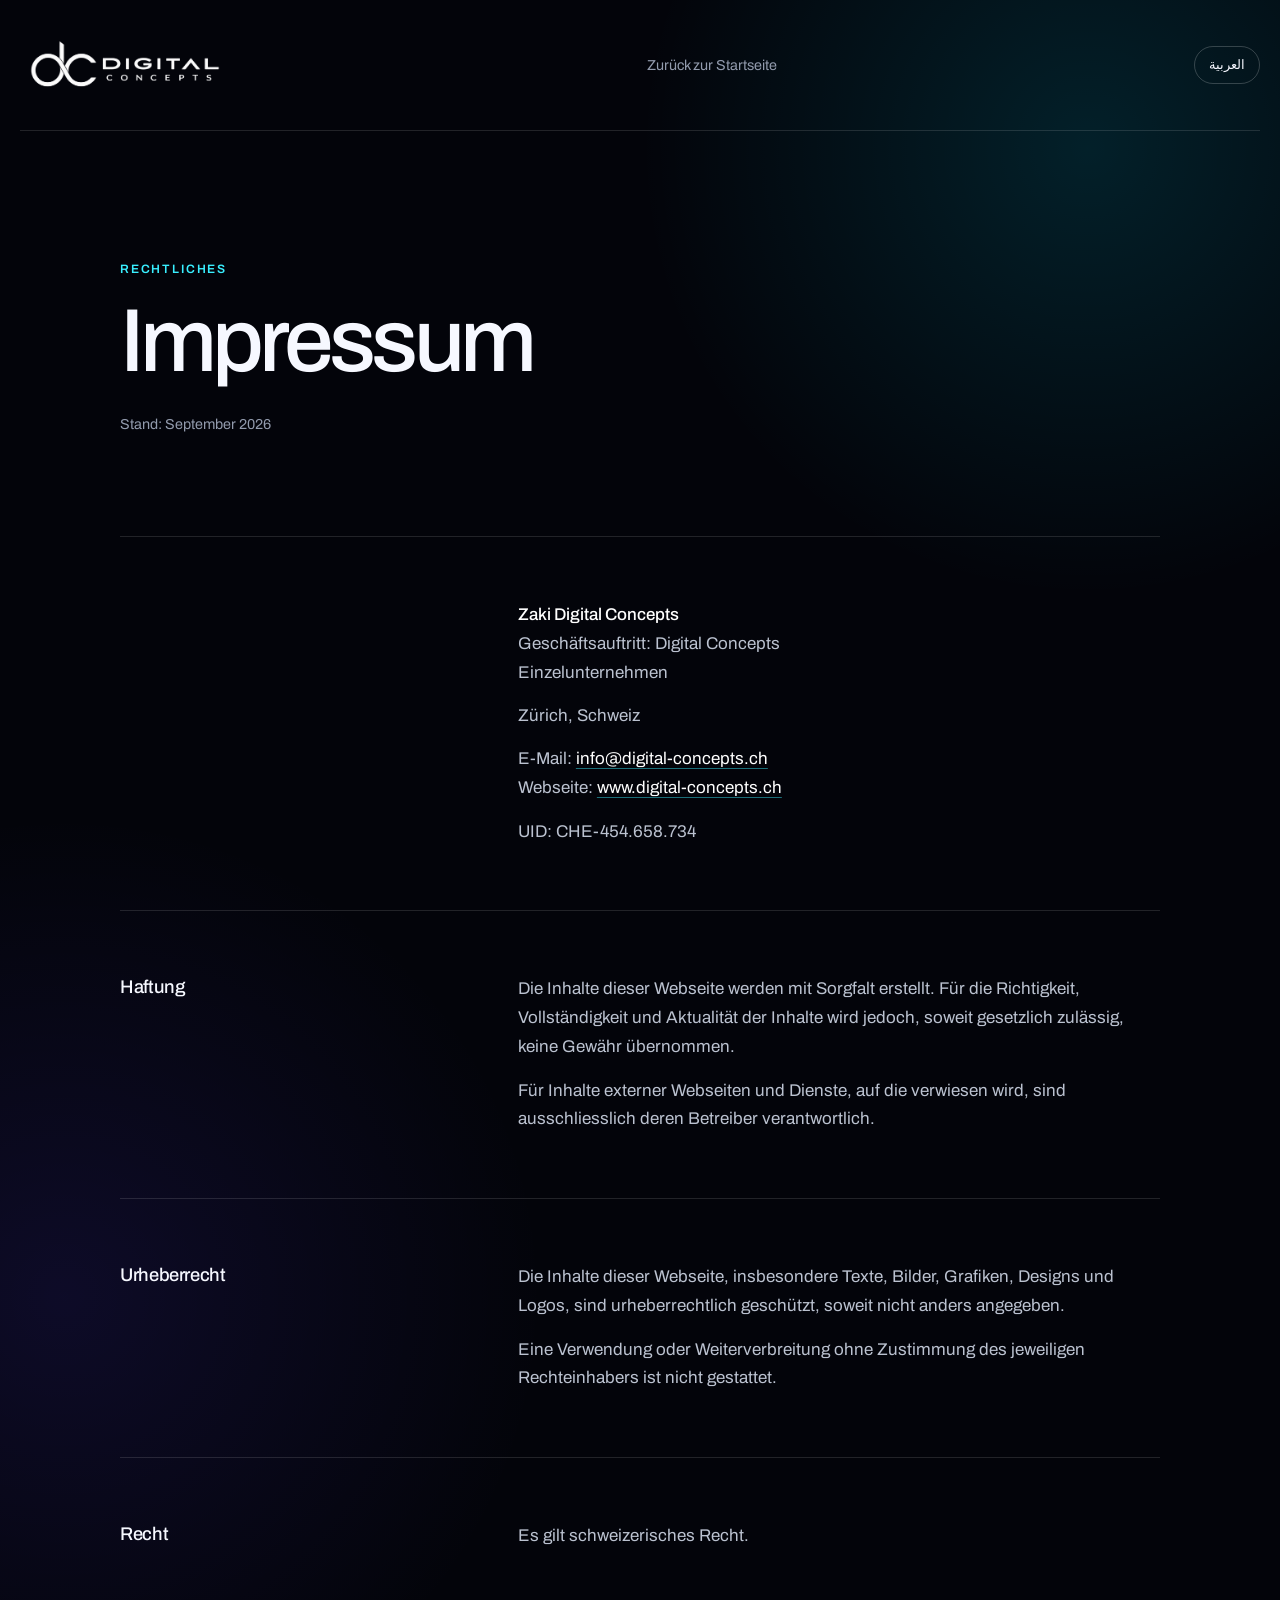
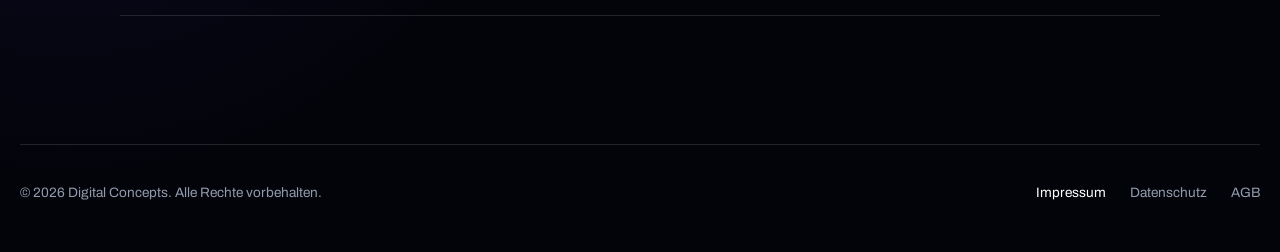
<file: impressum.html>
<!doctype html>
<html lang="de-CH">
<head>
<meta charset="utf-8"><meta name="viewport" content="width=device-width,initial-scale=1">
<title>Impressum | Digital Concepts</title>
<meta name="description" content="Impressum von Digital Concepts."><meta name="robots" content="index,follow"><meta name="theme-color" content="#03040a">
<link rel="canonical" href="https://digital-concepts.ch/impressum/">
<style>
:root{--ink:#f6f8ff;--muted:#929bad;--line:rgba(255,255,255,.12);--cyan:#39efff;--bg:#03040a;--font:"Archivo",-apple-system,BlinkMacSystemFont,"Segoe UI",sans-serif}*{box-sizing:border-box}html{scroll-behavior:smooth}body{margin:0;background:radial-gradient(circle at 85% 8%,rgba(0,222,255,.13),transparent 28rem),radial-gradient(circle at 5% 70%,rgba(89,63,255,.12),transparent 30rem),var(--bg);color:var(--ink);font-family:var(--font);font-size:17px;line-height:1.7;-webkit-font-smoothing:antialiased}a{color:inherit;text-decoration:none}.skip{position:fixed;left:1rem;top:-5rem;z-index:20;background:#fff;color:#000;padding:.7rem 1rem}.skip:focus{top:1rem}.nav{position:relative;z-index:2;display:flex;align-items:center;justify-content:space-between;gap:2rem;width:min(1360px,calc(100% - 40px));margin:auto;padding:30px 0;border-bottom:1px solid var(--line)}.brand{display:inline-flex;align-items:center;gap:.75rem;font-weight:600;letter-spacing:-.02em}.brand svg{width:24px;height:24px}.back{color:var(--muted);font-size:.9rem;transition:color .2s}.back:hover,.legal-card a:hover,footer a:hover{color:var(--cyan)}main{min-height:75vh}.legal-shell{width:min(1040px,calc(100% - 40px));margin:auto;padding:clamp(80px,10vw,150px) 0}.eyebrow{margin:0 0 1.3rem;color:var(--cyan);font-size:.76rem;font-weight:600;letter-spacing:.15em;text-transform:uppercase}h1{max-width:900px;margin:0;font-size:clamp(2.8rem,7vw,6rem);font-weight:500;letter-spacing:-.055em;line-height:.92;text-wrap:balance}h1 span{color:var(--muted)}.updated{margin:1.8rem 0 0;color:var(--muted);font-size:.9rem}.legal-card{margin-top:clamp(60px,8vw,100px);border-top:1px solid var(--line)}section{display:grid;grid-template-columns:minmax(220px,1fr) minmax(0,2fr);column-gap:clamp(30px,6vw,90px);padding:clamp(38px,5vw,64px) 0;border-bottom:1px solid var(--line)}section h2{grid-column:1;margin:0;font-size:1.15rem;font-weight:500;line-height:1.35;letter-spacing:-.02em}section>p,section>ul{grid-column:2;margin:0 0 .9rem;color:#bbc2d0}section>p:last-child,section>ul:last-child{margin-bottom:0}strong{color:#fff;font-weight:500}.legal-card a{color:#fff;text-decoration:underline;text-decoration-color:rgba(57,239,255,.45);text-underline-offset:4px}.legal-card ul{padding-left:1.25rem}.legal-card li{margin:.25rem 0;padding-left:.25rem}.legal-card li::marker{color:var(--cyan)}footer{display:flex;justify-content:space-between;gap:2rem;width:min(1360px,calc(100% - 40px));margin:auto;padding:36px 0 48px;border-top:1px solid var(--line);color:var(--muted);font-size:.85rem}footer nav{display:flex;flex-wrap:wrap;gap:1.5rem}footer a[aria-current=page]{color:#fff}@media(max-width:700px){.nav{padding:22px 0}.brand span{font-size:.94rem}.back{font-size:0}.back::after{content:"Zurück";font-size:.85rem}.legal-shell{padding-top:70px}section{display:block}section h2{margin-bottom:1.5rem}footer{flex-direction:column}}@media(prefers-reduced-motion:reduce){html{scroll-behavior:auto}*{transition:none!important}}

.brand .brand-logo { display:block; width:210px; height:auto; max-width:100%; object-fit:contain; flex:none; }
@media(max-width:600px) { .brand .brand-logo { width:155px; } }

</style>
<style>@font-face{font-family:Archivo;font-style:normal;font-weight:300;font-display:swap;src:url(archivo-300.woff) format('woff')}@font-face{font-family:Archivo;font-style:normal;font-weight:400;font-display:swap;src:url(archivo-400.woff) format('woff')}@font-face{font-family:Archivo;font-style:normal;font-weight:500;font-display:swap;src:url(archivo-500.woff) format('woff')}@font-face{font-family:Archivo;font-style:normal;font-weight:600;font-display:swap;src:url(archivo-600.woff) format('woff')}</style><link rel="preload" href="archivo-400.woff" as="font" type="font/woff" crossorigin>

<link rel="icon" href="favicon.ico?v=1" sizes="any">
<link rel="apple-touch-icon" href="apple-touch-icon.png">
<link rel="stylesheet" href="arabic-layout.css"><script src="arabic-legal.js" defer></script></head>
<body><a class="skip" href="#inhalt">Zum Inhalt springen</a>
<header class="nav"><a class="brand" href="index.html" aria-label="Digital Concepts – Startseite"><img class="brand-logo" src="44d788a2c3218d52.webp" width="2048" height="682" alt="Digital Concepts" decoding="async"></a><a class="back" href="index.html">Zurück zur Startseite</a></header>
<main id="inhalt"><div class="legal-shell"><p class="eyebrow">Rechtliches</p><h1>Impressum</h1><p class="updated">Stand: September 2026</p>
<article class="legal-card">
<section><p><strong>Zaki Digital Concepts</strong><br>Geschäftsauftritt: Digital Concepts<br>Einzelunternehmen</p><p>Zürich, Schweiz</p><p>E-Mail: <a href="mailto:info@digital-concepts.ch">info@digital-concepts.ch</a><br>Webseite: <a href="https://www.digital-concepts.ch">www.digital-concepts.ch</a></p><p>UID: CHE-454.658.734</p></section>
<section><h2>Haftung</h2><p>Die Inhalte dieser Webseite werden mit Sorgfalt erstellt. Für die Richtigkeit, Vollständigkeit und Aktualität der Inhalte wird jedoch, soweit gesetzlich zulässig, keine Gewähr übernommen.</p><p>Für Inhalte externer Webseiten und Dienste, auf die verwiesen wird, sind ausschliesslich deren Betreiber verantwortlich.</p></section>
<section><h2>Urheberrecht</h2><p>Die Inhalte dieser Webseite, insbesondere Texte, Bilder, Grafiken, Designs und Logos, sind urheberrechtlich geschützt, soweit nicht anders angegeben.</p><p>Eine Verwendung oder Weiterverbreitung ohne Zustimmung des jeweiligen Rechteinhabers ist nicht gestattet.</p></section>
<section><h2>Recht</h2><p>Es gilt schweizerisches Recht.</p></section>
</article></div></main>
<footer><span>&copy; <span id="year">2026</span> Digital Concepts. Alle Rechte vorbehalten.</span><nav><a href="impressum.html" aria-current="page">Impressum</a><a href="datenschutz.html">Datenschutz</a><a href="agb.html">AGB</a></nav></footer><script>document.getElementById('year').textContent=new Date().getFullYear()</script></body></html>
</file>
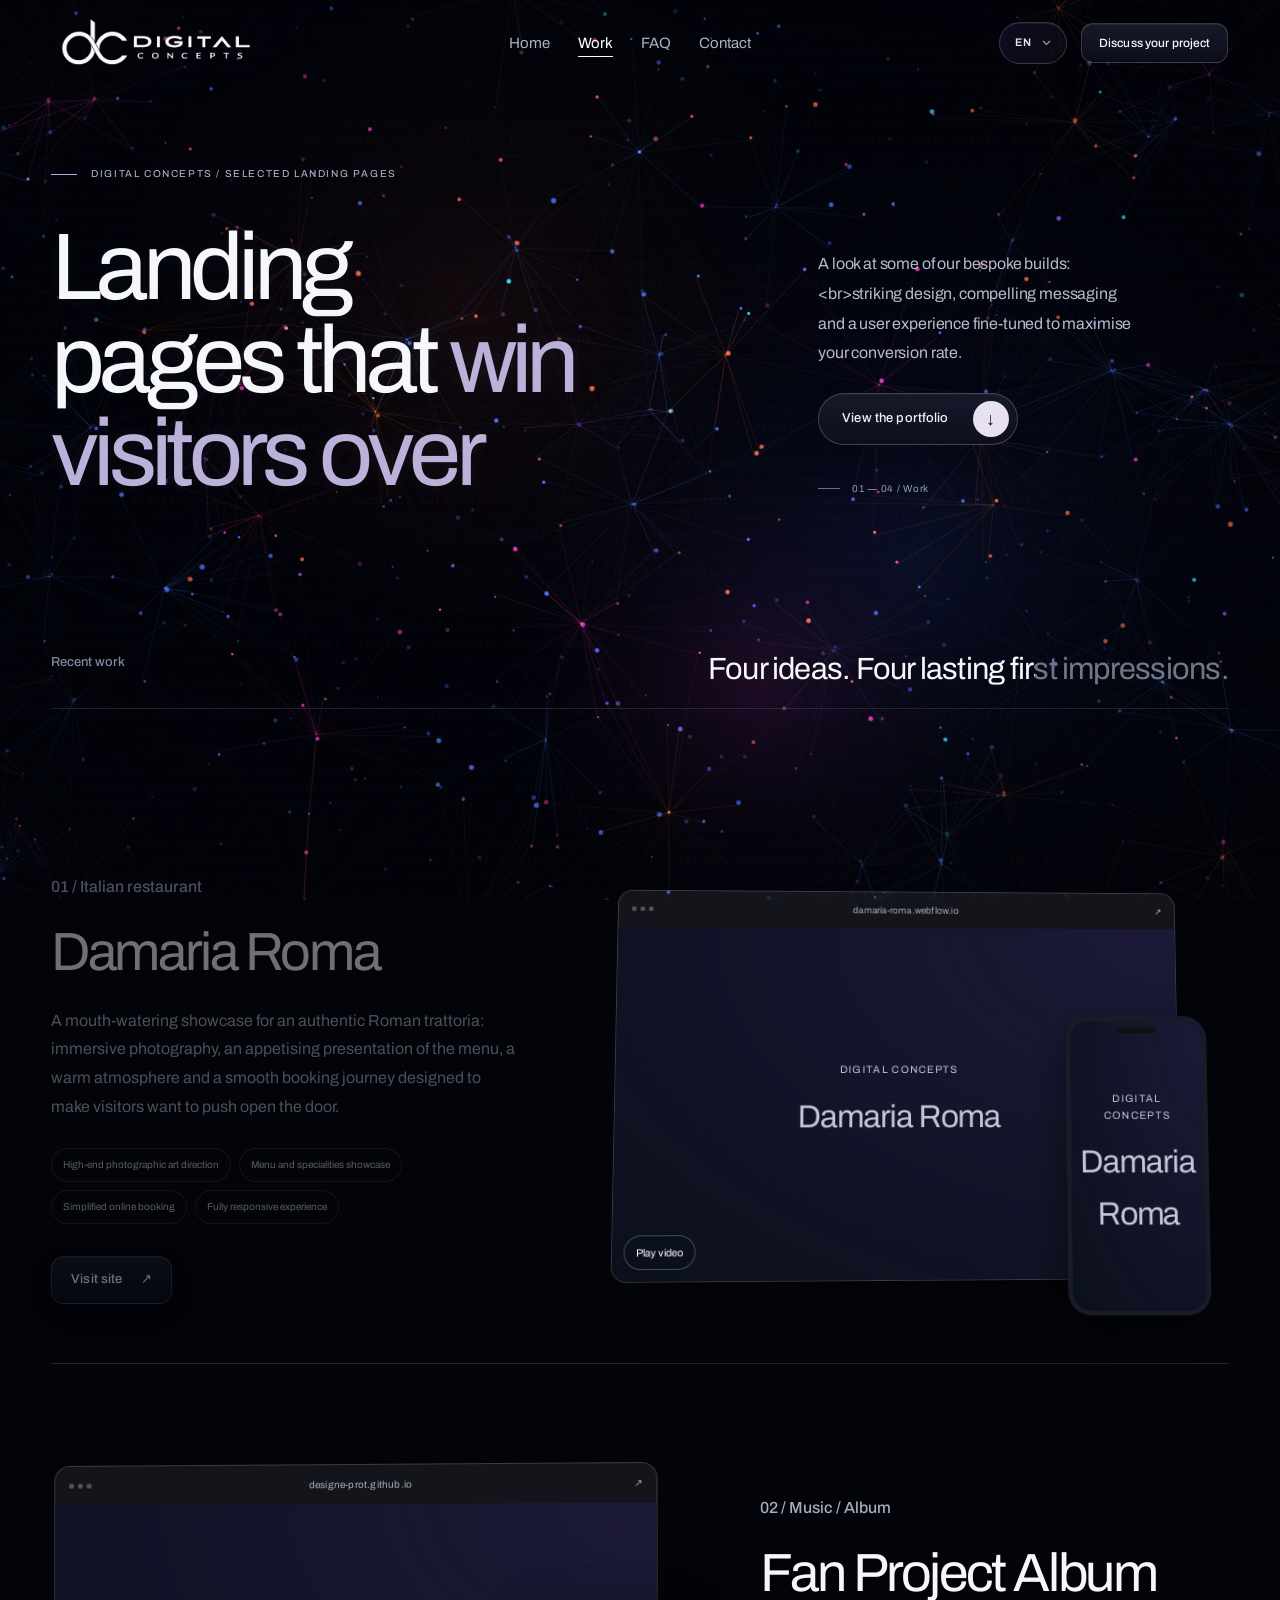
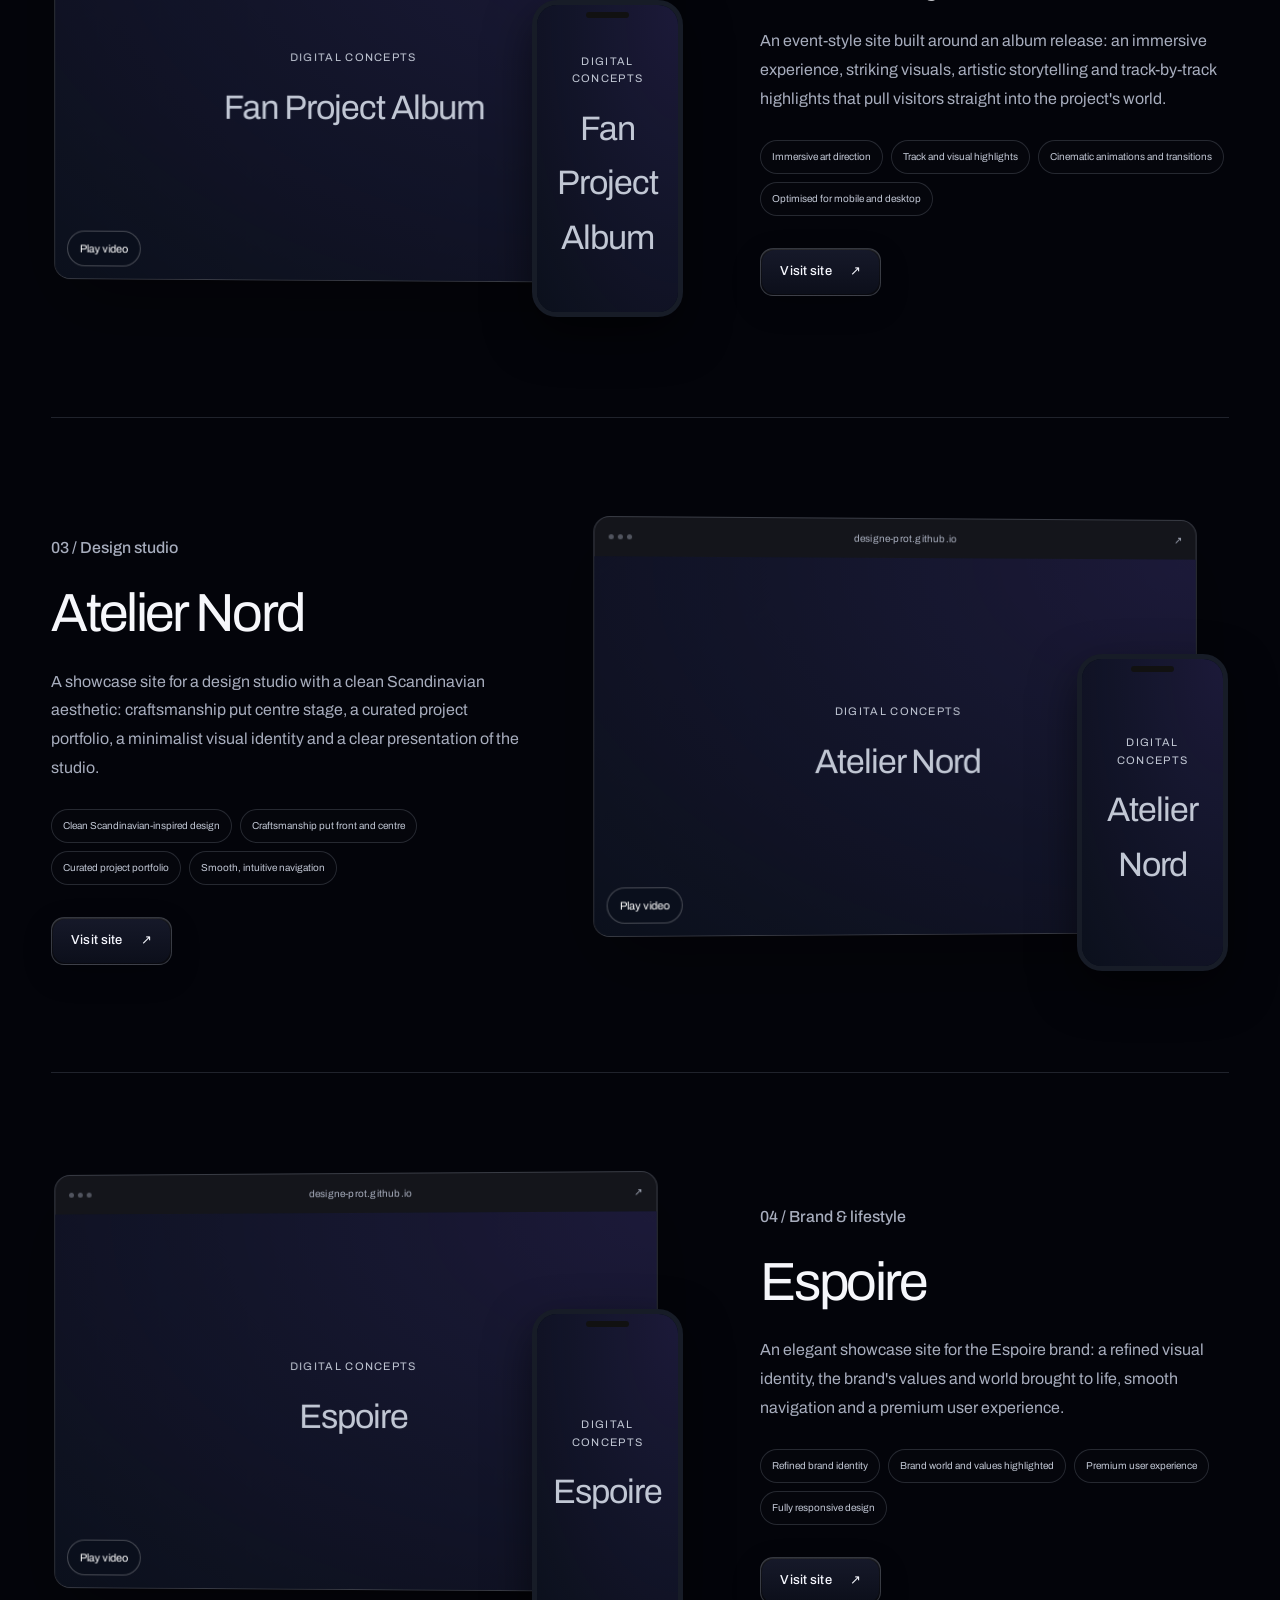
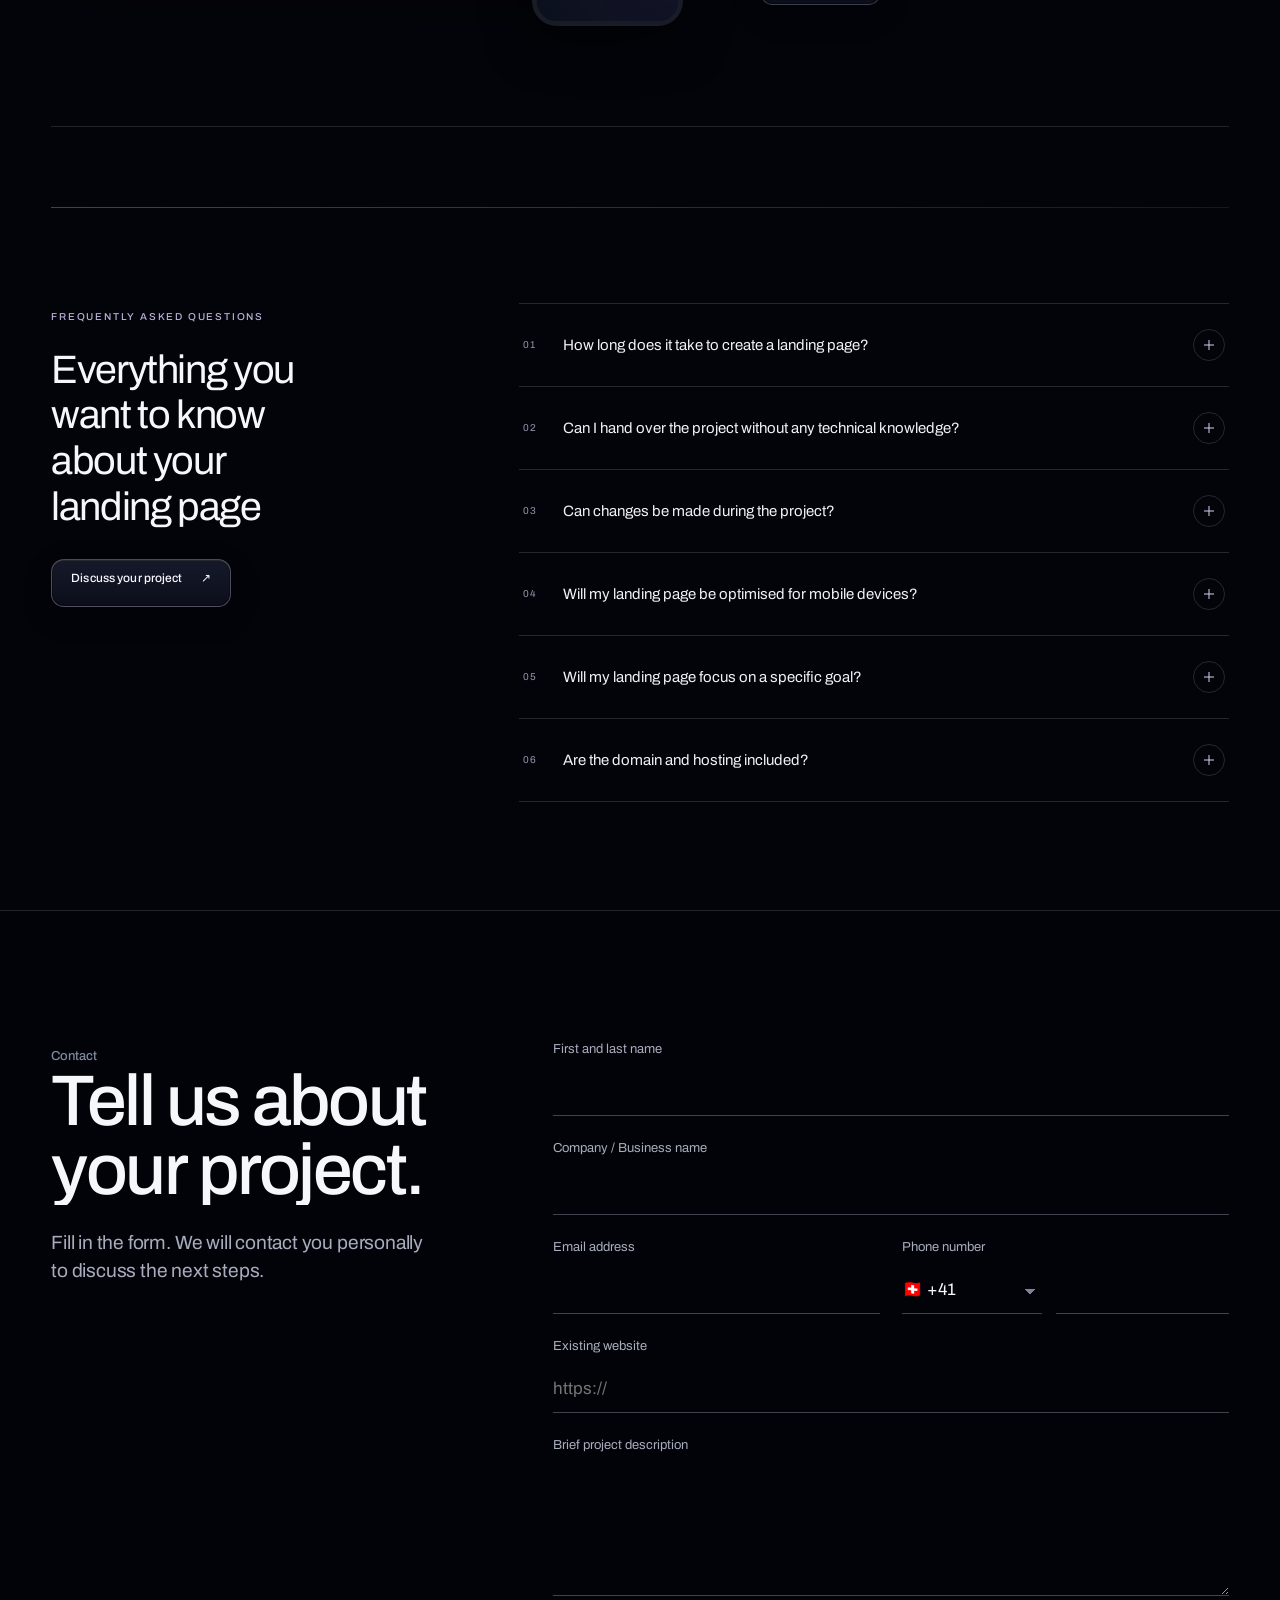
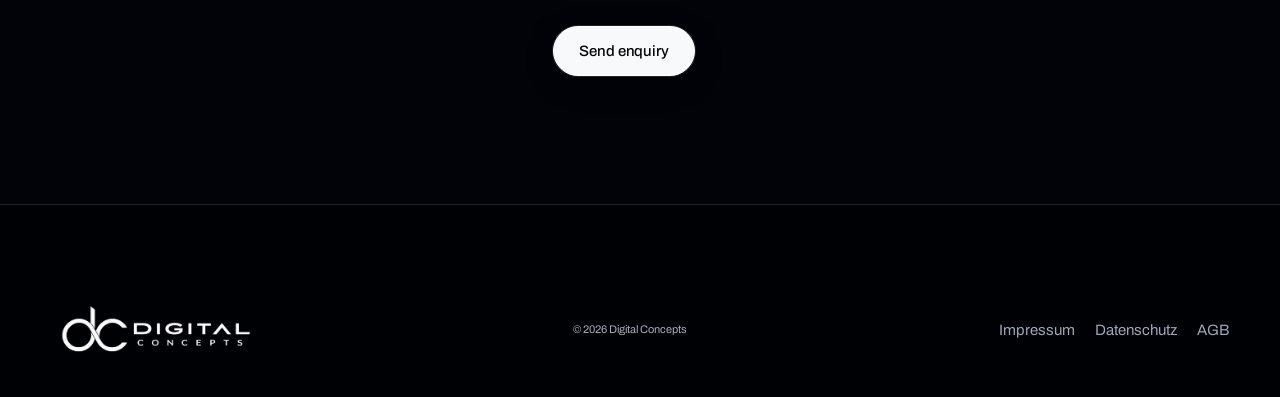
<file: landing page.html>
<link rel="icon" href="favicon.ico?v=1" sizes="any">
<link rel="apple-touch-icon" href="apple-touch-icon.png">
<!doctype html><html lang="fr"><meta charset="utf-8"><meta name="viewport" content="width=device-width,initial-scale=1"><title>Digital Concepts</title><script>location.replace('landing-page.html'+location.search+location.hash)</script><a href="landing-page.html">Continuer</a></html>
</file>
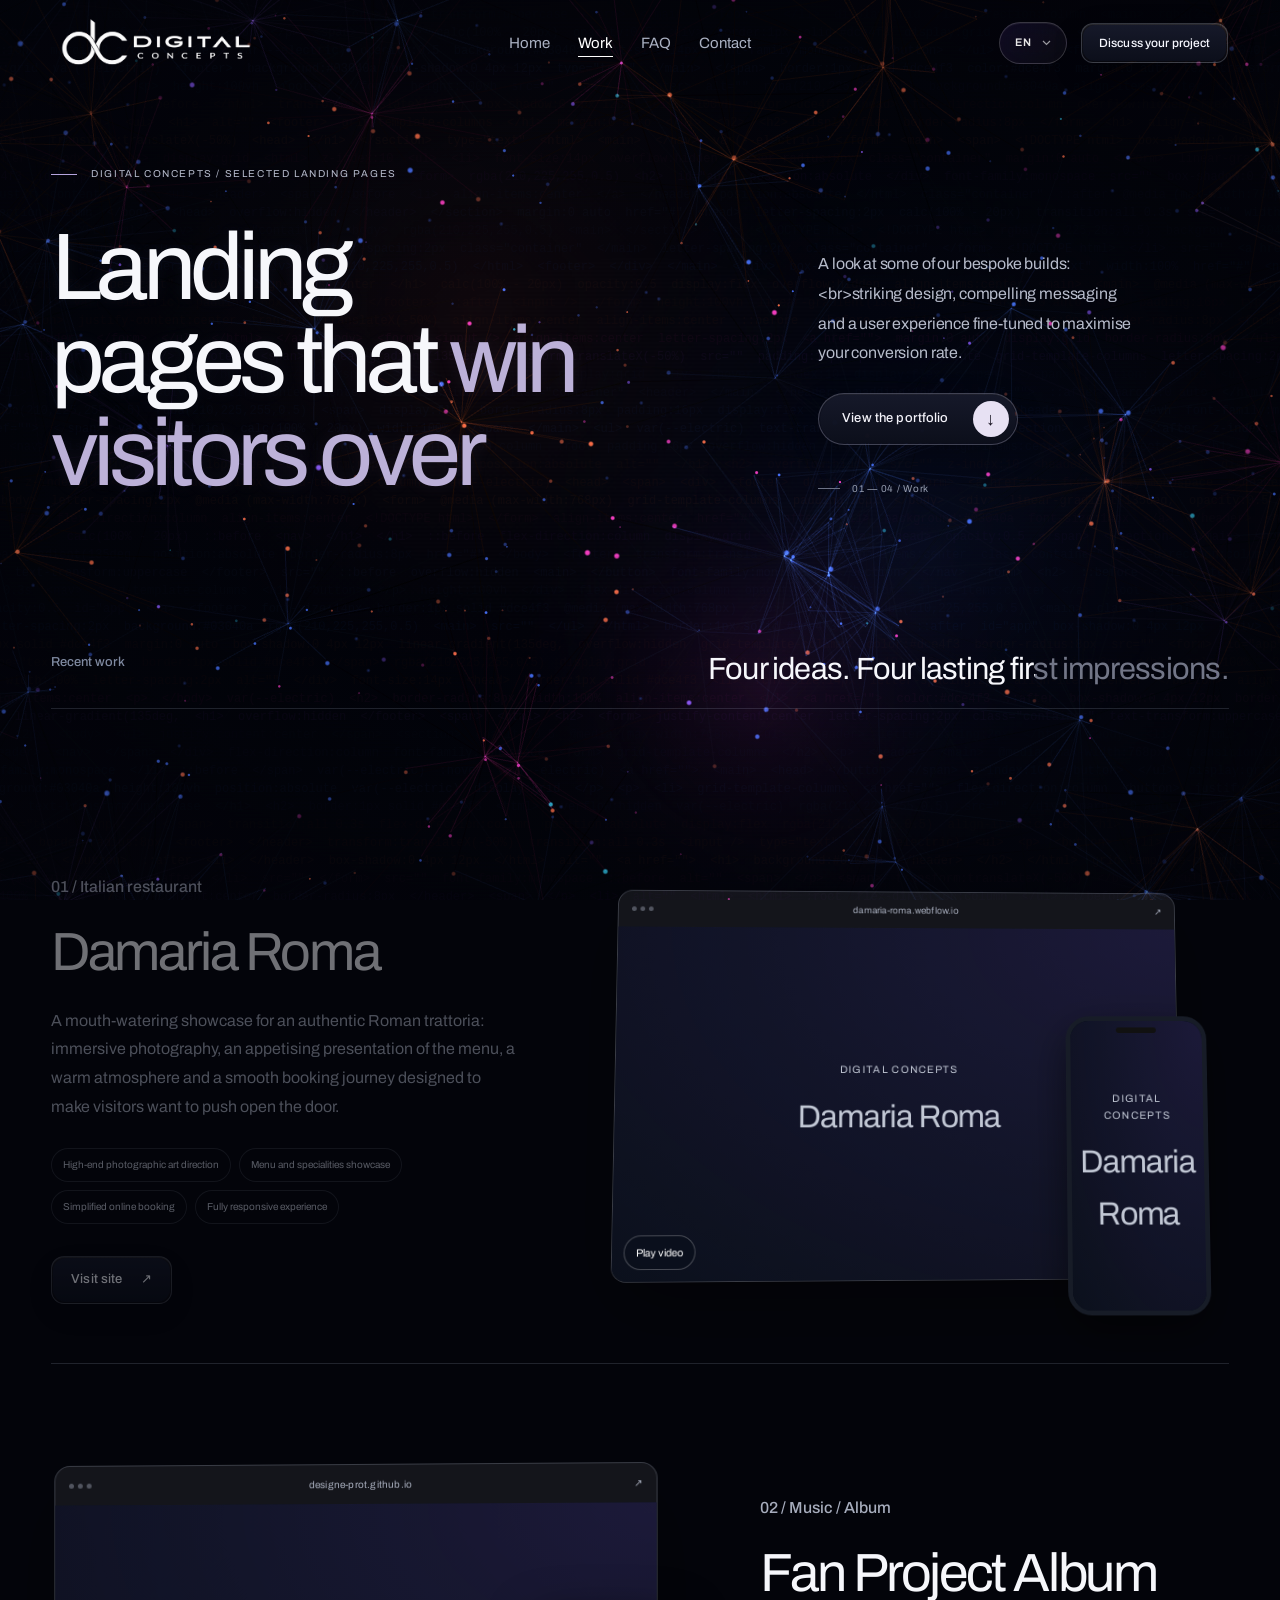
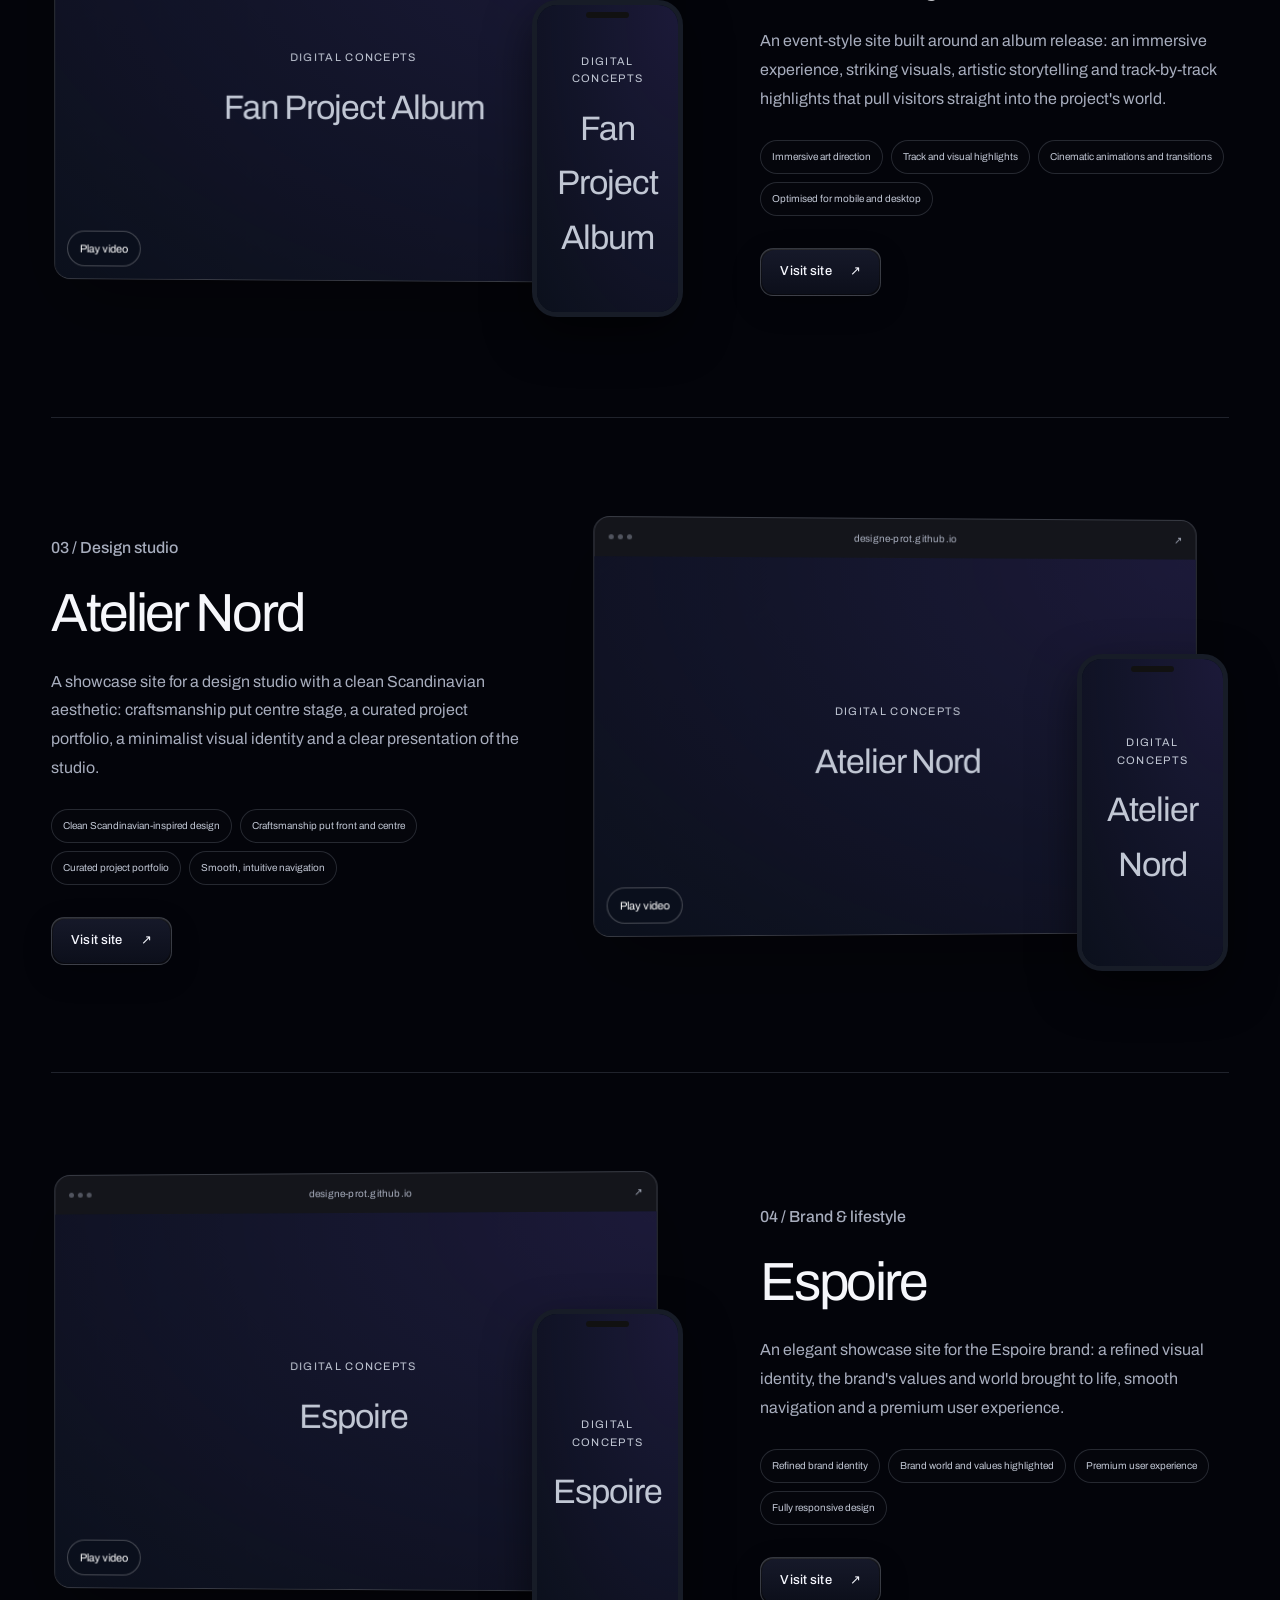
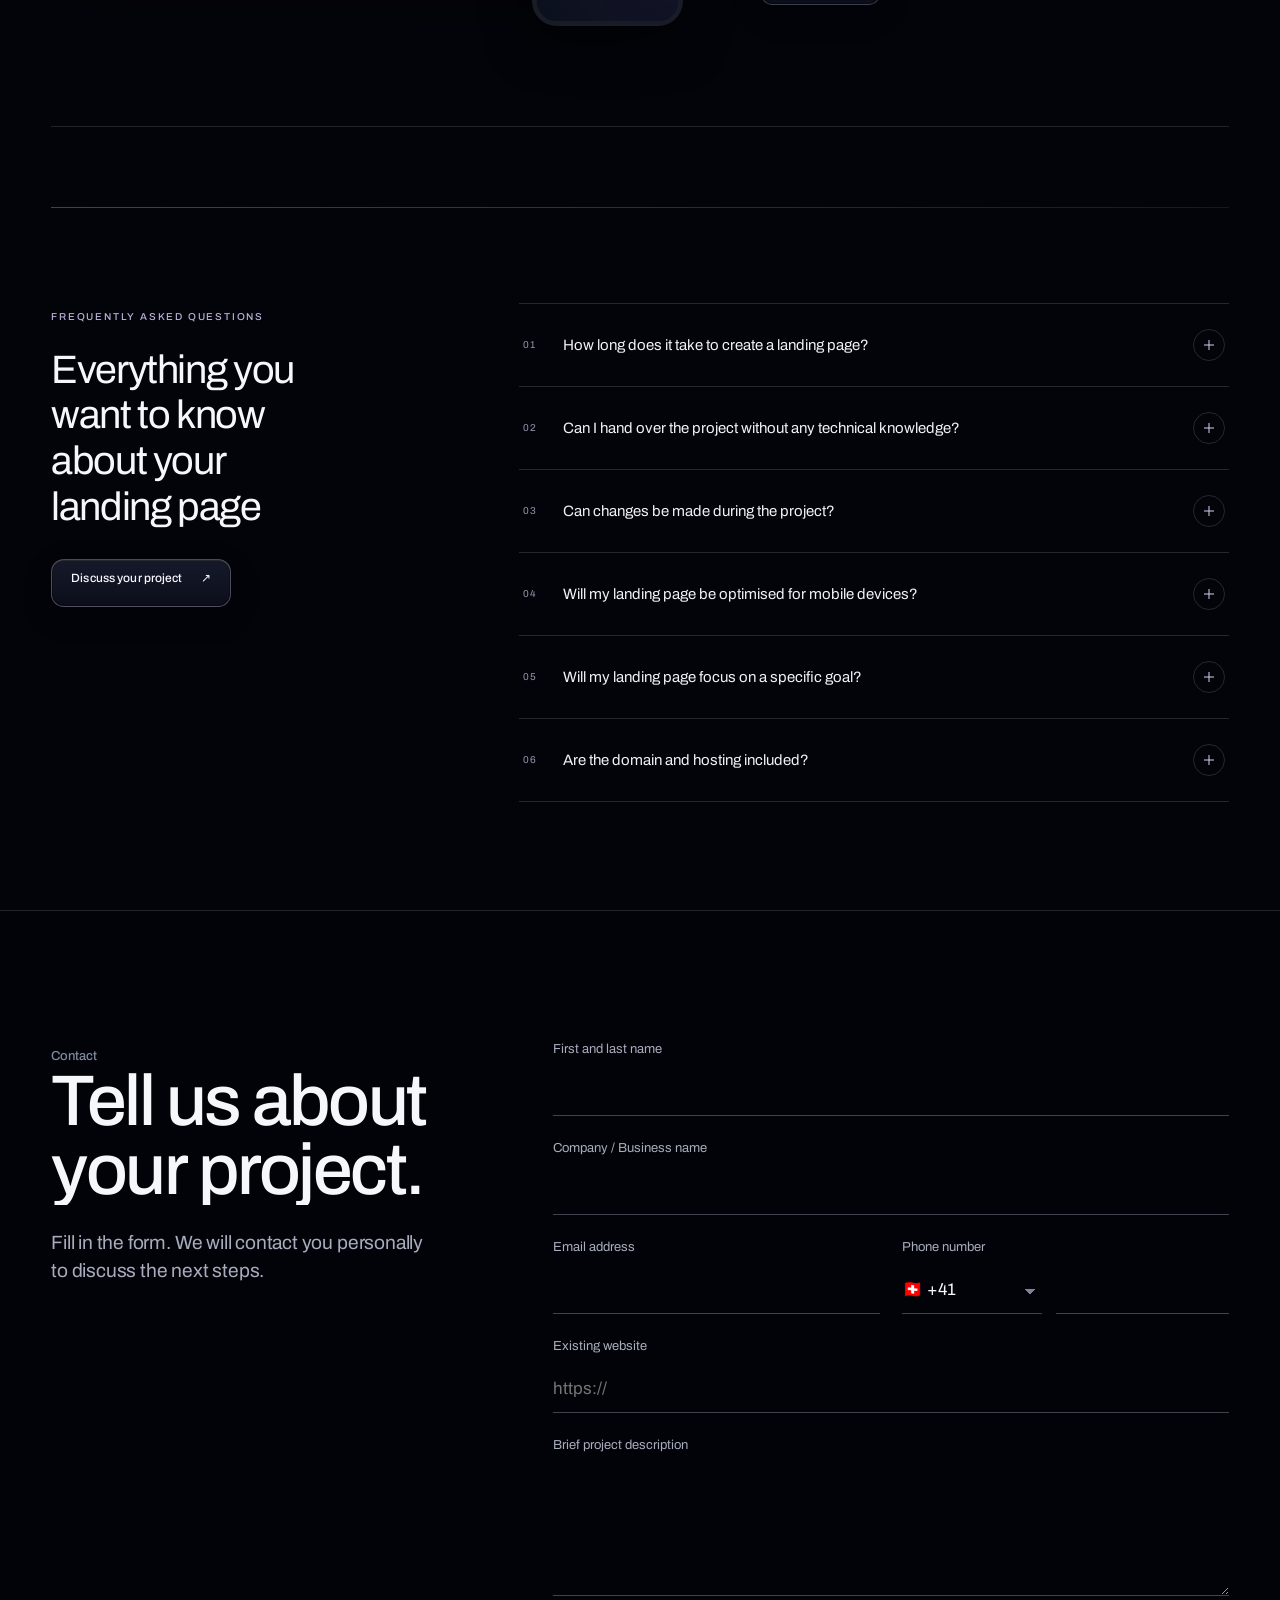
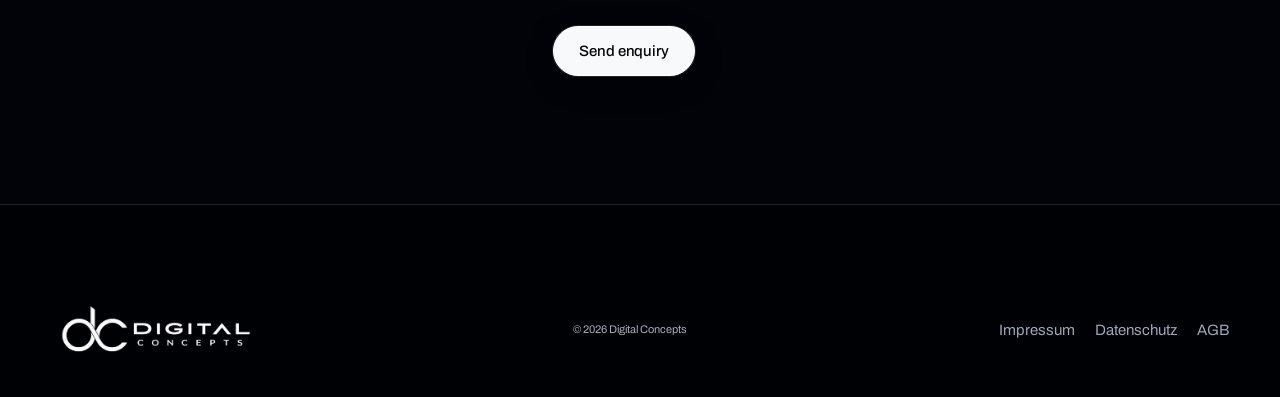
<file: landing-page.html>
<!doctype html>
<html lang="de"><head>
<link rel="preload" as="image" href="88a042ce0a37b7d8-poster.webp" media="(max-width:700px)" fetchpriority="high">

<link rel="preconnect" href="https://res.cloudinary.com">
<style>.site-video-bg{visibility:visible!important}.site-video-bg picture{position:absolute;inset:0}.site-video-bg picture img{width:100%;height:100%;object-fit:cover;filter:brightness(.72) saturate(.92) contrast(1.04)}.site-video-bg video{position:relative}@media(max-width:700px){.site-video-bg picture img{filter:brightness(.66) saturate(.9) contrast(1.04)}}</style>

<style>html.dc-language-pending body{visibility:hidden!important}</style>
<script>(function(){var allowed=['de','fr','en','ar'],saved=null;try{saved=localStorage.getItem('lang')}catch(e){}var query=new URLSearchParams(location.search).get('lang');var browser=(navigator.languages||[navigator.language||'']).map(function(l){return l.toLowerCase().split('-')[0]}).find(function(l){return allowed.includes(l)});window.dcInitialLanguage=[query,saved,browser,'de'].find(function(l){return allowed.includes(l)});document.documentElement.dir=window.dcInitialLanguage==='ar'?'rtl':'ltr';if(window.dcInitialLanguage!=='de')document.documentElement.classList.add('dc-language-pending');window.dcShowLanguage=function(){document.documentElement.classList.remove('dc-language-pending')};document.addEventListener('DOMContentLoaded',function(){requestAnimationFrame(window.dcShowLanguage)},{once:true});setTimeout(window.dcShowLanguage,5000);})();</script>
<script>if('scrollRestoration' in history){const n=performance.getEntriesByType?.('navigation')?.[0];history.scrollRestoration=(!location.hash&&n?.type!=='back_forward')?'manual':'auto';}</script><meta charset="utf-8"><meta name="viewport" content="width=device-width, initial-scale=1"><meta name="theme-color" content="#03040a"><title>Landingpage-Portfolio — Digital Concepts</title><meta name="description" content="Webdesign-Portfolio von Digital Concepts.">

<style>

/* ==========================================================================
   Digital Concepts — Design System
   Eine Schriftfamilie (Archivo), monochrome Palette, editoriales 12-Spalten-Raster.
   ========================================================================== */

/* --- Tokens ------------------------------------------------------------- */
:root {
  /* Farben */
  --black: #000000;
  --paper: #ffffff;
  --grey-90: #171717;
  --grey-60: #5c5c5c;
  --grey-45: #6e6e6e;
  --grey-20: #d6d6d6;
  --grey-10: #e9e9e9;
  --grey-05: #f4f4f4;

  --text: var(--black);
  --text-muted: var(--grey-60);
  --line: var(--grey-10);
  --line-strong: var(--grey-20);
  --surface: var(--grey-05);

  /* Typografie */
  --font: "Archivo", -apple-system, BlinkMacSystemFont, "Segoe UI", Helvetica, Arial, sans-serif;

  --t-hero: clamp(2.75rem, 8.2vw, 7rem);
  --t-display: clamp(2.25rem, 5.6vw, 4.5rem);
  --t-h2: clamp(1.9rem, 3.6vw, 3rem);
  --t-h3: clamp(1.25rem, 2vw, 1.6rem);
  --t-lead: clamp(1.05rem, 1.5vw, 1.375rem);
  --t-body: 1.0625rem;
  --t-small: 0.9375rem;
  --t-micro: 0.8125rem;

  /* Raster & Abstände */
  --shell: 1360px;
  --gutter: clamp(20px, 4vw, 56px);
  --col-gap: clamp(16px, 2vw, 32px);
  --sec-pad: clamp(80px, 10vw, 168px);
  --block: clamp(28px, 4vw, 56px);

  /* Form */
  --radius: 3px;
  --radius-lg: 6px;
  --shadow-soft: 0 1px 2px rgba(0, 0, 0, .04), 0 12px 40px rgba(0, 0, 0, .06);
  --shadow-lift: 0 2px 6px rgba(0, 0, 0, .06), 0 30px 80px rgba(0, 0, 0, .14);

  /* Bewegung */
  --ease: cubic-bezier(.22, .61, .36, 1);
  --ease-out: cubic-bezier(.16, 1, .3, 1);
  --dur: .5s;
  --dur-fast: .22s;
}

/* --- Reset -------------------------------------------------------------- */
*, *::before, *::after { box-sizing: border-box; }
html { -webkit-text-size-adjust: 100%; scroll-behavior: smooth; }
body {
  margin: 0;
  background: var(--paper);
  color: var(--text);
  font-family: var(--font);
  font-size: var(--t-body);
  font-weight: 400;
  line-height: 1.6;
  font-synthesis-weight: none;
  -webkit-font-smoothing: antialiased;
  text-rendering: optimizeLegibility;
  overflow-x: hidden;
}
img, svg, video { display: block; max-width: 100%; height: auto; }
h1, h2, h3, h4, p, figure, blockquote, ul, ol, dl { margin: 0; }
ul, ol { padding: 0; list-style: none; }
button, input, select, textarea { font: inherit; color: inherit; }
a { color: inherit; text-decoration: none; }
main:focus { outline: none; }

::selection { background: var(--black); color: var(--paper); }

/* Sichtbarer Fokus – rein monochrom, funktional */
:focus-visible {
  outline: 2px solid var(--black);
  outline-offset: 3px;
  border-radius: 1px;
}
.skip {
  position: absolute; left: 12px; top: 12px; z-index: 200;
  background: var(--black); color: var(--paper); padding: 14px 20px;
  width: 1px; height: 1px; overflow: hidden;
  clip-path: inset(50%); white-space: nowrap;
}
.skip:focus { width: auto; height: auto; clip-path: none; }

/* --- Typografie --------------------------------------------------------- */
.hero-title,
.display,
.h2 {
  font-weight: 500;
  font-stretch: 94%;
  letter-spacing: -0.035em;
  line-height: .96;
  text-wrap: balance;
}
.hero-title { font-size: var(--t-hero); line-height: .9; letter-spacing: -0.045em; }
.display { font-size: var(--t-display); }
.h2 { font-size: var(--t-h2); }
.h3 {
  font-size: var(--t-h3);
  font-weight: 500;
  letter-spacing: -0.02em;
  line-height: 1.2;
}
.lead {
  font-size: var(--t-lead);
  line-height: 1.45;
  color: var(--text-muted);
  max-width: 46ch;
  letter-spacing: -0.01em;
}
.body { max-width: 62ch; color: var(--text-muted); }
.small { font-size: var(--t-small); }
.muted { color: var(--text-muted); }

/* Randnotiz statt Eyebrow: dient als Index, nicht als Dekoration */
.sidenote {
  font-size: var(--t-micro);
  color: var(--grey-45);
  font-weight: 500;
  letter-spacing: 0;
  padding-top: .55em;
}

/* --- Layout ------------------------------------------------------------- */
.shell {
  width: 100%;
  max-width: var(--shell);
  margin-inline: auto;
  padding-inline: var(--gutter);
}
.sec { padding-block: var(--sec-pad); }
.sec--tight { padding-block: clamp(56px, 6vw, 104px); }
.sec--dark { background: var(--black); color: var(--paper); }
.sec--surface { background: var(--surface); }
.rule { border-top: 1px solid var(--line); }
.sec--dark .rule { border-color: rgba(255, 255, 255, .16); }

.grid {
  display: grid;
  grid-template-columns: repeat(12, minmax(0, 1fr));
  gap: var(--col-gap);
}
.head {
  display: grid;
  grid-template-columns: repeat(12, minmax(0, 1fr));
  gap: var(--col-gap);
  align-items: start;
}
.head > .sidenote { grid-column: 1 / span 2; }
.head > .head-main { grid-column: 3 / span 9; }
.head-main > .lead { margin-top: 1.25rem; }

@media (max-width: 860px) {
  .head > .sidenote { grid-column: 1 / -1; padding-top: 0; }
  .head > .head-main { grid-column: 1 / -1; }
}

/* --- Buttons ------------------------------------------------------------ */
.btn {
  display: inline-flex;
  align-items: center;
  justify-content: center;
  gap: .6em;
  min-height: 52px;
  padding: 0 28px;
  border: 1px solid transparent;
  border-radius: var(--radius);
  font-size: var(--t-small);
  font-weight: 500;
  letter-spacing: -0.005em;
  cursor: pointer;
  transition: background var(--dur-fast) var(--ease),
              color var(--dur-fast) var(--ease),
              border-color var(--dur-fast) var(--ease),
              transform var(--dur-fast) var(--ease);
  will-change: transform;
}
.btn--primary { background: var(--black); color: var(--paper); }
.btn--primary:hover { background: var(--grey-90); transform: translateY(-1px); }
.btn--primary:active { transform: translateY(0); }
.btn--ghost { background: transparent; color: var(--black); border-color: var(--line-strong); }
.btn--ghost:hover { border-color: var(--black); background: var(--black); color: var(--paper); }
.btn--sm { min-height: 42px; padding: 0 18px; font-size: var(--t-micro); }
.sec--dark .btn--primary { background: var(--paper); color: var(--black); }
.sec--dark .btn--primary:hover { background: var(--grey-20); }
.sec--dark .btn--ghost { color: var(--paper); border-color: rgba(255, 255, 255, .3); }
.sec--dark .btn--ghost:hover { background: var(--paper); color: var(--black); border-color: var(--paper); }
.sec--dark :focus-visible { outline-color: var(--paper); }

.btn-row { display: flex; flex-wrap: wrap; gap: 12px; }

/* Textlink mit Unterstreichung, die beim Hover wächst */
.tlink {
  display: inline-block;
  font-weight: 500;
  font-size: var(--t-small);
  padding-bottom: 2px;
  background-image: linear-gradient(currentColor, currentColor);
  background-repeat: no-repeat;
  background-size: 0% 1px;
  background-position: 0 100%;
  transition: background-size var(--dur) var(--ease-out);
}
.tlink:hover, .tlink:focus-visible { background-size: 100% 1px; }
.tlink--static { background-size: 100% 1px; }
.tlink--static:hover { background-size: 0% 1px; }

/* --- Navigation --------------------------------------------------------- */
.nav {
  position: fixed;
  inset: 0 0 auto 0;
  z-index: 100;
  background: transparent;
  transition: background var(--dur) var(--ease), border-color var(--dur) var(--ease);
  border-bottom: 1px solid transparent;
}
.nav-inner {
  display: flex;
  align-items: center;
  justify-content: space-between;
  gap: 24px;
  height: 86px;
  transition: height var(--dur) var(--ease);
}
.nav.is-stuck {
  background: rgba(255, 255, 255, .78);
  -webkit-backdrop-filter: saturate(180%) blur(18px);
  backdrop-filter: saturate(180%) blur(18px);
  border-bottom-color: var(--line);
}
.nav.is-stuck .nav-inner { height: 66px; }

.brand { display: inline-flex; align-items: center; gap: 11px; }
.brand-mark { width: 22px; height: 22px; flex: none; }
.brand-name {
  font-weight: 600;
  font-size: 1.0625rem;
  letter-spacing: -0.03em;
  font-stretch: 94%;
  white-space: nowrap;
}

.nav-links { display: flex; align-items: center; gap: clamp(18px, 2.2vw, 34px); }
.nav-link {
  font-size: var(--t-small);
  color: var(--grey-60);
  position: relative;
  padding: 6px 0;
  transition: color var(--dur-fast) var(--ease);
}
.nav-link::after {
  content: "";
  position: absolute;
  left: 0; bottom: 0;
  width: 100%; height: 1px;
  background: currentColor;
  transform: scaleX(0);
  transform-origin: left;
  transition: transform var(--dur) var(--ease-out);
}
.nav-link:hover { color: var(--black); }
.nav-link:hover::after { transform: scaleX(1); }
.nav-link[aria-current="page"] { color: var(--black); }
.nav-link[aria-current="page"]::after { transform: scaleX(1); }

.nav-right { display: flex; align-items: center; gap: 14px; }

/* Sprachumschalter */
.lang { position: relative; }
.lang-btn {
  background: none; border: 0; cursor: pointer;
  font-size: var(--t-micro); color: var(--grey-60);
  display: inline-flex; align-items: center; gap: 6px; padding: 8px 2px;
}
.lang-btn:hover { color: var(--black); }
.lang-menu {
  position: absolute; top: calc(100% + 10px); right: 0;
  background: var(--paper);
  border: 1px solid var(--line);
  border-radius: var(--radius);
  box-shadow: var(--shadow-soft);
  padding: 6px;
  min-width: 168px;
  display: none;
}
.lang.is-open .lang-menu { display: block; }
.lang-menu li > * {
  display: flex; justify-content: space-between; gap: 16px;
  width: 100%; text-align: left;
  padding: 9px 10px; border: 0; background: none;
  font-size: var(--t-micro); border-radius: 2px; cursor: pointer;
}
.lang-menu li > *:hover { background: var(--surface); }
.lang-menu .is-active { font-weight: 600; }
.lang-menu .soon { color: var(--grey-45); }

/* Mobiles Menü */
.burger {
  display: none;
  width: 44px; height: 44px;
  border: 0; background: none; cursor: pointer;
  padding: 0; position: relative;
}
.burger span {
  position: absolute; left: 11px; width: 22px; height: 1.5px;
  background: var(--black);
  transition: transform var(--dur) var(--ease), opacity .15s linear;
}
.burger span:nth-child(1) { top: 18px; }
.burger span:nth-child(2) { top: 25px; }
body.menu-open .burger span:nth-child(1) { transform: translateY(3.5px) rotate(45deg); }
body.menu-open .burger span:nth-child(2) { transform: translateY(-3.5px) rotate(-45deg); }

.menu {
  position: fixed;
  inset: 0;
  z-index: 99;
  background: var(--paper);
  padding: 110px var(--gutter) 40px;
  display: flex;
  flex-direction: column;
  justify-content: space-between;
  opacity: 0;
  visibility: hidden;
  transform: translateY(-8px);
  transition: opacity var(--dur) var(--ease), transform var(--dur) var(--ease), visibility var(--dur);
  overflow-y: auto;
}
body.menu-open .menu { opacity: 1; visibility: visible; transform: none; }
body.menu-open { overflow: hidden; }
.menu-list { display: flex; flex-direction: column; }
.menu-list a {
  display: block;
  font-size: clamp(2rem, 9vw, 3rem);
  font-weight: 500;
  font-stretch: 94%;
  letter-spacing: -0.04em;
  padding: 14px 0;
  border-bottom: 1px solid var(--line);
  opacity: 0;
  transform: translateY(14px);
}
body.menu-open .menu-list a { animation: menuIn .5s var(--ease-out) forwards; }
@keyframes menuIn { to { opacity: 1; transform: none; } }
.menu-foot { display: grid; gap: 18px; padding-top: 32px; }

@media (max-width: 1000px) {
  .nav-links, .nav-right .btn, .nav-right .lang { display: none; }
  .burger { display: block; }
}

/* --- Hero --------------------------------------------------------------- */
.hero { padding-top: clamp(128px, 17vw, 200px); padding-bottom: clamp(48px, 6vw, 88px); }
.hero-grid { display: grid; grid-template-columns: repeat(12, minmax(0, 1fr)); gap: var(--col-gap); }
.hero-copy { grid-column: 1 / span 9; }
.hero-aside {
  grid-column: 10 / span 3;
  align-self: end;
  padding-bottom: .8rem;
}
@media (max-width: 1000px) {
  .hero-copy { grid-column: 1 / -1; }
  .hero-aside { grid-column: 1 / -1; padding-bottom: 0; margin-top: 8px; }
}
.hero-title span { display: block; }
.hero-actions { margin-top: clamp(28px, 3.5vw, 44px); }

/* Zeilenweises Text-Reveal (einmalig, beim Laden) */
.reveal-line { display: block; overflow: hidden; padding-bottom: .14em; margin-bottom: -.14em; }
.reveal-line > i {
  display: block;
  font-style: normal;
  transform: translateY(105%);
  animation: lineUp .95s var(--ease-out) forwards;
  animation-delay: var(--d, 0ms);
}
@keyframes lineUp { to { transform: translateY(0); } }

/* --- Browser-Mockup ----------------------------------------------------- */
.stage {
  position: relative;
  margin-top: clamp(36px, 5vw, 72px);
  perspective: 1600px;
}
.mock {
  border: 1px solid var(--line-strong);
  border-radius: var(--radius-lg);
  background: var(--paper);
  overflow: hidden;
  box-shadow: var(--shadow-lift);
}
.mock-bar {
  display: flex; align-items: center; gap: 10px;
  height: 38px; padding: 0 14px;
  border-bottom: 1px solid var(--line);
  background: var(--grey-05);
}
.mock-dots { display: flex; gap: 6px; }
.mock-dots i { width: 8px; height: 8px; border-radius: 50%; background: var(--grey-20); }
.mock-url {
  flex: 1;
  height: 22px;
  border-radius: 11px;
  background: var(--paper);
  border: 1px solid var(--line);
  display: flex; align-items: center; justify-content: center;
  font-size: 11px; color: var(--grey-45);
  max-width: 320px; margin-inline: auto;
}
.mock-body { position: relative; }

/* Miniaturseite im Mockup (reines CSS, keine Bilddateien) */
.mini { padding: clamp(20px, 3vw, 40px); background: var(--paper); }
.mini-nav {
  display: flex; align-items: center; justify-content: space-between;
  padding-bottom: clamp(16px, 2vw, 26px);
  border-bottom: 1px solid var(--line);
}
.mini-nav b { font-size: clamp(11px, 1vw, 14px); font-weight: 600; letter-spacing: -0.02em; }
.mini-nav u { display: flex; gap: 10px; text-decoration: none; }
.mini-nav u i { width: clamp(22px, 3vw, 40px); height: 5px; background: var(--grey-10); border-radius: 2px; }
.mini-hero { padding-block: clamp(22px, 4vw, 54px); display: grid; gap: 14px; }
.mini-hero h4 {
  margin: 0;
  font-size: clamp(20px, 4.4vw, 54px);
  font-weight: 500;
  font-stretch: 94%;
  letter-spacing: -0.045em;
  line-height: .95;
  max-width: 16ch;
}
.mini-lines { display: grid; gap: 7px; max-width: 40%; }
.mini-lines i { display: block; height: 5px; background: var(--grey-10); border-radius: 2px; }
.mini-lines i:last-child { width: 62%; }
.mini-cards { display: grid; grid-template-columns: repeat(3, 1fr); gap: clamp(10px, 1.4vw, 20px); }
.mini-cards i {
  display: block;
  aspect-ratio: 4 / 3;
  background: var(--grey-05);
  border: 1px solid var(--line);
  border-radius: 2px;
}
.mini-cards i:first-child { background: var(--black); border-color: var(--black); }

/* Schwebendes Mobil-Fenster */
.mock-phone {
  position: absolute;
  right: clamp(-8px, 1vw, 24px);
  bottom: -34px;
  width: clamp(112px, 13vw, 176px);
  border: 1px solid var(--line-strong);
  border-radius: 14px;
  background: var(--paper);
  box-shadow: var(--shadow-lift);
  overflow: hidden;
  padding: 12px 10px;
}
.mock-phone .mini-hero { padding-block: 12px; }
.mock-phone .mini-hero h4 { font-size: 15px; }
.mock-phone .mini-cards { grid-template-columns: 1fr 1fr; }
.mock-phone .mini-lines { max-width: 100%; }
@media (max-width: 620px) { .mock-phone { display: none; } }

/* --- Positionierung: drei Argumente ------------------------------------- */
.args {
  display: grid;
  grid-template-columns: repeat(3, minmax(0, 1fr));
  gap: 0;
  margin-top: var(--block);
  border-top: 1px solid var(--line);
}
.arg {
  padding: clamp(28px, 3vw, 44px) clamp(20px, 2.4vw, 40px);
  border-right: 1px solid var(--line);
}
.arg:first-child { padding-left: 0; }
.arg:last-child { border-right: 0; padding-right: 0; }
.arg h3 { margin-bottom: .5rem; }
.arg p { color: var(--text-muted); font-size: var(--t-small); max-width: 34ch; }
.arg-fig { height: 92px; margin-bottom: clamp(18px, 2.4vw, 30px); }
@media (max-width: 860px) {
  .args { grid-template-columns: 1fr; }
  .arg { border-right: 0; border-bottom: 1px solid var(--line); padding-inline: 0; }
  .arg:last-child { border-bottom: 0; }
}

/* --- Leistungs-Index (Zeilen statt Karten) ------------------------------ */
.svc { border-top: 1px solid var(--line); margin-top: var(--block); }
.svc-row {
  display: grid;
  grid-template-columns: 3.25rem minmax(0, 1fr) auto;
  column-gap: var(--col-gap);
  row-gap: 0;
  align-items: start;
  width: 100%;
  text-align: left;
  padding: clamp(22px, 2.6vw, 34px) 0;
  border-bottom: 1px solid var(--line);
  background: none;
  cursor: pointer;
  transition: padding-inline var(--dur) var(--ease), background var(--dur) var(--ease);
}
.svc-row:hover, .svc-row.is-active { background: var(--surface); padding-inline: clamp(10px, 1.6vw, 24px); }
.svc-idx { color: var(--grey-45); font-size: var(--t-micro); padding-top: .45em; }
.svc-name { grid-column: 2; font-size: clamp(1.3rem, 2vw, 1.9rem); font-weight: 500; font-stretch: 94%; letter-spacing: -0.035em; line-height: 1.05; }
.svc-desc { grid-column: 2; margin-top: .5rem; color: var(--text-muted); font-size: var(--t-small); max-width: 46ch; }
.svc-go { grid-column: 3; grid-row: 1; text-align: right; font-size: var(--t-small); color: var(--grey-45); padding-top: .35em; white-space: nowrap; }
.svc-row:hover .svc-go, .svc-row.is-active .svc-go { color: var(--black); }
@media (max-width: 560px) {
  .svc-row { grid-template-columns: 2.5rem minmax(0, 1fr); }
  .svc-go { grid-column: 2; text-align: left; margin-top: .75rem; }
}

.svc-split { display: grid; grid-template-columns: minmax(0, 1fr) minmax(0, .92fr); gap: clamp(32px, 5vw, 80px); align-items: start; }
.svc-preview { position: sticky; top: 110px; }
.svc-preview .mock { transition: opacity var(--dur) var(--ease); }
@media (max-width: 1000px) { .svc-split { grid-template-columns: 1fr; } .svc-preview { display: none; } }

/* --- Vorher / Nachher --------------------------------------------------- */
.ba {
  position: relative;
  max-width: 1120px;
  margin-inline: auto;
  margin-top: var(--block);
  border: 1px solid var(--line-strong);
  border-radius: var(--radius-lg);
  overflow: hidden;
  background: var(--paper);
  box-shadow: var(--shadow-soft);
  touch-action: pan-y;
  user-select: none;
}
.ba-pane { position: relative; }
.ba-after { position: absolute; inset: 0; overflow: hidden; width: 50%; border-right: 1px solid var(--black); }
.ba-after > * { width: var(--ba-w, 1200px); }
.ba-handle {
  position: absolute;
  top: 0; bottom: 0;
  left: 50%;
  width: 46px;
  margin-left: -23px;
  border: 0; padding: 0;
  background: none;
  cursor: ew-resize;
  z-index: 3;
}
.ba-handle::before {
  content: "";
  position: absolute; left: 50%; top: 0; bottom: 0;
  width: 1px; margin-left: -.5px;
  background: var(--black);
}
.ba-knob {
  position: absolute;
  top: 50%; left: 50%;
  transform: translate(-50%, -50%);
  width: 46px; height: 46px;
  border-radius: 50%;
  background: var(--black);
  color: var(--paper);
  display: grid; place-items: center;
  box-shadow: 0 6px 24px rgba(0, 0, 0, .28);
}
.ba-tag {
  position: absolute; bottom: 14px;
  font-size: var(--t-micro);
  padding: 5px 10px;
  border-radius: 2px;
  z-index: 2;
}
.ba-tag--old { right: 14px; background: rgba(0,0,0,.06); background: rgba(0, 0, 0, .06); color: var(--grey-60); }
.ba-tag--new { left: 14px; background: var(--black); color: var(--paper); }

/* „Alte“ Website – bewusst veraltete Gestaltung */
.old {
  font-family: "Times New Roman", Times, serif;
  background: #eef0f3;
  padding: 30px clamp(20px, 4vw, 48px);
  min-height: 440px;
}
.old-inner {
  max-width: 640px; margin: 0 auto;
  background: #fff; border: 2px outset #c9c9c9;
  padding: 16px;
}
.old h4 { font-size: 26px; color: #003399; margin: 0 0 4px; font-weight: 700; }
.old .tagline { font-size: 13px; color: #666; font-style: italic; margin-bottom: 12px; }
.old-nav { background: #003399; padding: 5px 8px; margin-bottom: 14px; }
.old-nav a { color: #fff; font-size: 12px; text-decoration: underline; margin-right: 12px; }
.old p { font-size: 13px; color: #222; line-height: 1.45; margin-bottom: 10px; }
.old .box { border: 1px solid #999; background: #f7f7f0; padding: 8px; font-size: 12px; margin-bottom: 12px; }
.old .btn-old {
  display: inline-block; border: 2px outset #ccc; background: #ddd;
  padding: 3px 12px; font-size: 12px; color: #000;
}
.old .counter { margin-top: 14px; font-size: 11px; color: #777; border-top: 1px solid #ccc; padding-top: 8px; }

/* „Neue“ Website */
.new { background: var(--paper); padding: 30px clamp(24px, 5vw, 56px); min-height: 440px; }
.new-inner { max-width: none; }
.new .mini-nav { padding-bottom: 18px; }
.new h4 {
  font-size: clamp(24px, 3.4vw, 40px);
  font-weight: 500; font-stretch: 94%;
  letter-spacing: -0.045em; line-height: .98;
  margin: 26px 0 14px; max-width: 15ch;
}
.new p { font-size: 13.5px; color: var(--text-muted); max-width: 44ch; margin-bottom: 20px; }
.new .row { display: flex; gap: 10px; margin-bottom: 26px; }
.new .pill { font-size: 12px; padding: 8px 16px; border-radius: 2px; }
.new .pill--dark { background: var(--black); color: var(--paper); }
.new .pill--light { border: 1px solid var(--line-strong); }

/* --- Projekte ----------------------------------------------------------- */
.projects { display: grid; gap: clamp(48px, 7vw, 112px); margin-top: var(--block); }
.project { display: grid; grid-template-columns: repeat(12, minmax(0, 1fr)); gap: var(--col-gap); align-items: center; }
.project-visual { grid-column: 1 / span 7; }
.project-meta { grid-column: 9 / span 4; }
.project:nth-child(even) .project-visual { grid-column: 6 / span 7; order: 2; }
.project:nth-child(even) .project-meta { grid-column: 1 / span 4; order: 1; }
.project-meta h3 { margin-bottom: .35rem; }
.project-sector { font-size: var(--t-micro); color: var(--grey-45); margin-bottom: 1rem; }
.project-desc { font-size: var(--t-small); color: var(--text-muted); margin-bottom: 1.25rem; }
.project-tags { display: flex; flex-wrap: wrap; gap: 8px; margin-bottom: 1.5rem; }
.project-tags li {
  font-size: var(--t-micro);
  border: 1px solid var(--line-strong);
  border-radius: 2px;
  padding: 4px 10px;
  color: var(--text-muted);
}
.project-visual .mock { transition: transform var(--dur) var(--ease-out), box-shadow var(--dur) var(--ease-out); }
.project:hover .project-visual .mock { transform: translateY(-6px); box-shadow: var(--shadow-lift); }
.placeholder-note {
  display: inline-block;
  margin-top: 2rem;
  font-size: var(--t-micro);
  color: var(--grey-45);
  border-left: 2px solid var(--line-strong);
  padding-left: 12px;
  max-width: 52ch;
}
@media (max-width: 900px) {
  .project-visual, .project:nth-child(even) .project-visual { grid-column: 1 / -1; order: 1; }
  .project-meta, .project:nth-child(even) .project-meta { grid-column: 1 / -1; order: 2; }
}

/* --- Prozess (echte Sequenz → Nummerierung gerechtfertigt) -------------- */
.process { display: grid; grid-template-columns: repeat(12, minmax(0, 1fr)); gap: var(--col-gap); margin-top: var(--block); }
.process-track { grid-column: 3 / span 10; border-top: 1px solid rgba(255, 255, 255, .18); }
.step {
  display: grid;
  grid-template-columns: 4.5rem minmax(0, 1fr) minmax(0, 1.1fr);
  gap: var(--col-gap);
  padding: clamp(26px, 3.2vw, 44px) 0;
  border-bottom: 1px solid rgba(255, 255, 255, .18);
  align-items: baseline;
}
.step-num { font-size: var(--t-micro); color: rgba(255, 255, 255, .58); }
.step-name { font-size: clamp(1.3rem, 2.4vw, 2rem); font-weight: 500; font-stretch: 94%; letter-spacing: -0.03em; }
.step-text { color: rgba(255, 255, 255, .62); font-size: var(--t-small); max-width: 44ch; }
@media (max-width: 900px) {
  .process-track { grid-column: 1 / -1; }
  .step { grid-template-columns: 3rem minmax(0, 1fr); }
  .step-text { grid-column: 2; margin-top: .5rem; }
}

/* --- Warum / Argumente-Liste -------------------------------------------- */
.points { display: grid; grid-template-columns: repeat(2, minmax(0, 1fr)); gap: 0 clamp(32px, 5vw, 80px); margin-top: var(--block); }
.point { padding: clamp(20px, 2.4vw, 30px) 0; border-top: 1px solid var(--line); }
.point h3 { font-size: 1.0625rem; font-weight: 500; margin-bottom: .3rem; }
.point p { font-size: var(--t-small); color: var(--text-muted); max-width: 42ch; }
@media (max-width: 720px) { .points { grid-template-columns: 1fr; } }

/* --- Team --------------------------------------------------------------- */
.team { display: grid; grid-template-columns: repeat(3, minmax(0, 1fr)); gap: clamp(24px, 3vw, 48px); margin-top: var(--block); }
.member-photo {
  aspect-ratio: 4 / 5;
  background: var(--surface);
  border: 1px solid var(--line);
  border-radius: var(--radius);
  display: grid;
  place-items: center;
  overflow: hidden;
  margin-bottom: 1.1rem;
  position: relative;
}
.member-photo img { width: 100%; height: 100%; object-fit: cover; }
.member-initials {
  font-size: clamp(2rem, 4vw, 3.25rem);
  font-weight: 500;
  font-stretch: 94%;
  letter-spacing: -0.04em;
  color: var(--grey-20);
}
.member h3 { font-size: 1.125rem; margin-bottom: .1rem; }
.member .role { font-size: var(--t-small); color: var(--grey-45); margin-bottom: .75rem; }
.member p { font-size: var(--t-small); color: var(--text-muted); max-width: 34ch; }
@media (max-width: 800px) { .team { grid-template-columns: 1fr; max-width: 420px; } }

/* --- CTA-Sektion -------------------------------------------------------- */
.cta-grid { display: grid; grid-template-columns: repeat(12, minmax(0, 1fr)); gap: var(--col-gap); align-items: end; }
.cta-copy { grid-column: 1 / span 8; }
.cta-side { grid-column: 10 / span 3; }
@media (max-width: 900px) {
  .cta-copy, .cta-side { grid-column: 1 / -1; }
  .cta-side { margin-top: 32px; }
}

/* --- Formular ----------------------------------------------------------- */
.form-grid { display: grid; grid-template-columns: repeat(12, minmax(0, 1fr)); gap: var(--col-gap); }
.form-aside { grid-column: 1 / span 4; }
.form-main { grid-column: 6 / span 7; }
@media (max-width: 900px) { .form-aside, .form-main { grid-column: 1 / -1; } .form-main { margin-top: 40px; } }

.fields { display: grid; grid-template-columns: 1fr 1fr; gap: 22px; }
.field { display: flex; flex-direction: column; gap: 8px; }
.field--full { grid-column: 1 / -1; }
.field label { font-size: var(--t-micro); color: var(--grey-60); }
.field .req { color: var(--black); }
.field input, .field select, .field textarea {
  width: 100%;
  background: transparent;
  border: 0;
  border-bottom: 1px solid var(--line-strong);
  border-radius: 0;
  padding: 10px 0;
  font-size: var(--t-body);
  transition: border-color var(--dur-fast) var(--ease);
}
.field select {
  appearance: none;
  background-image: linear-gradient(45deg, transparent 50%, var(--grey-45) 50%), linear-gradient(135deg, var(--grey-45) 50%, transparent 50%);
  background-position: calc(100% - 12px) 55%, calc(100% - 7px) 55%;
  background-size: 5px 5px, 5px 5px;
  background-repeat: no-repeat;
  padding-right: 26px;
  cursor: pointer;
}
.field textarea { min-height: 132px; resize: vertical; line-height: 1.55; }
.phone-row { display: grid; grid-template-columns: minmax(112px, 140px) 1fr; gap: 14px; }
.phone-row select, .phone-row input { min-width: 0; }
@media (max-width: 420px) { .phone-row { grid-template-columns: 108px 1fr; gap: 10px; } }
.field input:hover, .field select:hover, .field textarea:hover { border-color: var(--grey-45); }
.field input:focus, .field select:focus, .field textarea:focus { outline: none; border-color: var(--black); border-bottom-width: 2px; padding-bottom: 9px; }
.field input:focus-visible, .field select:focus-visible, .field textarea:focus-visible { outline: none; }
.field.has-error input, .field.has-error select, .field.has-error textarea { border-color: var(--black); }
.field-error { font-size: var(--t-micro); color: var(--black); display: none; }
.field.has-error .field-error { display: block; }

.consent { display: flex; align-items: flex-start; gap: 12px; grid-column: 1 / -1; }
.consent input { width: 18px; height: 18px; margin-top: 3px; flex: none; accent-color: #000; }
.consent label { font-size: var(--t-micro); color: var(--text-muted); line-height: 1.5; }
.consent.has-error label { color: var(--black); }

.form-foot { grid-column: 1 / -1; display: flex; flex-wrap: wrap; align-items: center; gap: 18px; margin-top: 8px; }
.form-status { font-size: var(--t-micro); color: var(--grey-45); }

.success {
  border: 1px solid var(--black);
  border-radius: var(--radius);
  padding: clamp(28px, 4vw, 48px);
  display: none;
}
.success.is-visible { display: block; animation: fadeUp .6s var(--ease-out) both; }
.success h3 { margin-bottom: .75rem; }
@keyframes fadeUp { from { opacity: 0; transform: translateY(10px); } to { opacity: 1; transform: none; } }

@media (max-width: 620px) { .fields { grid-template-columns: 1fr; } }

/* --- Footer ------------------------------------------------------------- */
.footer { background: var(--black); color: var(--paper); padding-block: clamp(56px, 7vw, 96px) 32px; }
.footer a { color: rgba(255, 255, 255, .68); font-size: var(--t-small); overflow-wrap: anywhere; }
.footer a:hover { color: var(--paper); }
.footer-grid { display: grid; grid-template-columns: repeat(12, minmax(0, 1fr)); gap: var(--col-gap); }
.footer-brand { grid-column: 1 / span 4; }
.footer-col { grid-column: span 2; }
.footer-col:nth-of-type(2) { grid-column: 7 / span 2; }
.footer-col--contact { grid-column: 11 / span 2; }
.footer-title { font-size: var(--t-micro); color: rgba(255, 255, 255, .58); margin-bottom: 1.1rem; }
.footer-col li { margin-bottom: .6rem; }
.footer-bottom {
  display: flex; flex-wrap: wrap; gap: 12px 28px; justify-content: space-between;
  margin-top: clamp(48px, 6vw, 88px); padding-top: 24px;
  border-top: 1px solid rgba(255, 255, 255, .16);
  font-size: var(--t-micro); color: rgba(255, 255, 255, .58);
}
.footer .brand-name { color: var(--paper); }
@media (max-width: 900px) {
  .footer-brand { grid-column: 1 / -1; margin-bottom: 40px; }
  .footer-col, .footer-col:nth-of-type(2), .footer-col--contact { grid-column: span 6; }
}
@media (max-width: 520px) {
  .footer-col, .footer-col:nth-of-type(2), .footer-col--contact { grid-column: 1 / -1; margin-bottom: 28px; }
}

/* --- Inhaltsseiten (Recht, Leistungsdetails) ---------------------------- */
.page-head { padding-top: clamp(128px, 15vw, 190px); padding-bottom: clamp(32px, 4vw, 56px); }
.prose { grid-column: 3 / span 8; }
.prose h2 { font-size: clamp(1.35rem, 2vw, 1.6rem); font-weight: 500; letter-spacing: -0.02em; margin: 2.5rem 0 .75rem; }
.prose h3 { font-size: 1.0625rem; font-weight: 600; margin: 1.75rem 0 .5rem; }
.prose p, .prose li { color: var(--text-muted); max-width: 68ch; }
.prose p { margin-bottom: 1rem; }
.prose ul { list-style: disc; padding-left: 1.2rem; margin-bottom: 1rem; }
.prose li { margin-bottom: .4rem; }
.prose a { text-decoration: underline; text-underline-offset: 3px; color: var(--black); }
.prose .todo {
  display: block;
  border: 1px dashed var(--line-strong);
  border-radius: var(--radius);
  padding: 14px 16px;
  font-size: var(--t-small);
  color: var(--grey-60);
  margin-bottom: 1.25rem;
}
@media (max-width: 860px) { .prose { grid-column: 1 / -1; } }

.feature-list { display: grid; grid-template-columns: repeat(2, minmax(0, 1fr)); gap: 0 clamp(32px, 5vw, 72px); margin-top: var(--block); }
@media (max-width: 720px) { .feature-list { grid-template-columns: 1fr; } }

.faq { margin-top: var(--block); border-top: 1px solid var(--line); }
.faq-item { border-bottom: 1px solid var(--line); }
.faq-q {
  width: 100%; text-align: left; background: none; border: 0; cursor: pointer;
  padding: clamp(18px, 2.2vw, 26px) 0;
  display: flex; justify-content: space-between; align-items: center; gap: 24px;
  font-size: clamp(1.05rem, 1.6vw, 1.25rem); font-weight: 500; letter-spacing: -0.015em;
}
.faq-sign { position: relative; width: 14px; height: 14px; flex: none; }
.faq-sign::before, .faq-sign::after {
  content: ""; position: absolute; background: var(--black);
  transition: transform var(--dur) var(--ease);
}
.faq-sign::before { top: 6.5px; left: 0; width: 14px; height: 1px; }
.faq-sign::after { left: 6.5px; top: 0; width: 1px; height: 14px; }
.faq-item.is-open .faq-sign::after { transform: scaleY(0); }
.faq-a { display: grid; grid-template-rows: 0fr; transition: grid-template-rows var(--dur) var(--ease); }
.faq-item.is-open .faq-a { grid-template-rows: 1fr; }
.faq-a > div { overflow: hidden; }
.faq-a p { font-size: var(--t-small); color: var(--text-muted); max-width: 62ch; padding-bottom: clamp(18px, 2.2vw, 26px); }

/* --- Reveal-Animationen ------------------------------------------------- */
.r { opacity: 0; transform: translateY(14px); transition: opacity .7s var(--ease-out), transform .7s var(--ease-out); }
.r.is-in { opacity: 1; transform: none; }
.r-2 { transition-delay: .08s; }
.r-3 { transition-delay: .16s; }
.r-4 { transition-delay: .24s; }

/* --- Reduzierte Bewegung ------------------------------------------------ */
@media (prefers-reduced-motion: reduce) {
  html { scroll-behavior: auto; }
  *, *::before, *::after {
    animation-duration: .001ms !important;
    animation-iteration-count: 1 !important;
    transition-duration: .001ms !important;
  }
  .r { opacity: 1; transform: none; }
  .reveal-line > i { transform: none; }
}

/* --- Druck -------------------------------------------------------------- */
@media print {
  .nav, .menu, .footer, .ba-handle { display: none; }
  body { color: #000; }
}

/* --- Mockup-Varianten --------------------------------------------------- */
.mini-cards--2 { grid-template-columns: repeat(2, minmax(0, 1fr)); }
.mini-cards--4 { grid-template-columns: repeat(4, minmax(0, 1fr)); }
.mini-cards--tall i { aspect-ratio: 3 / 4; }
.mini-bar { display: flex; gap: 8px; margin-top: 4px; }
.mini-pill {
  display: block;
  width: clamp(48px, 8vw, 92px);
  height: clamp(16px, 2.2vw, 26px);
  border-radius: 2px;
  border: 1px solid var(--line-strong);
}
.mini-pill--dark { background: var(--black); border-color: var(--black); }

/* ========================================================================== 
   Visual identity 2026 — luminous dark / glass / spectral ribbons
   Content, document structure and interaction hooks remain unchanged.
   ========================================================================== */
:root {
  --black: #03040a;
  --paper: #070911;
  --grey-90: #111521;
  --grey-60: #a7adbd;
  --grey-45: #7c8396;
  --grey-20: #303747;
  --grey-10: rgba(220, 231, 255, .14);
  --grey-05: rgba(255, 255, 255, .045);
  --text: #f6f7fb;
  --text-muted: #a7adbd;
  --line: rgba(210, 225, 255, .14);
  --line-strong: rgba(220, 232, 255, .28);
  --surface: rgba(255, 255, 255, .045);
  --cyan: #34dcff;
  --blue: #4774ff;
  --violet: #8d5cff;
  --magenta: #ff3fc7;
  --orange: #ff7047;
  --radius: 999px;
  --radius-lg: 18px;
  --shadow-soft: 0 18px 65px rgba(0, 0, 0, .32), inset 0 1px rgba(255,255,255,.055);
  --shadow-lift: 0 30px 100px rgba(0, 0, 0, .48), 0 0 60px rgba(71, 116, 255, .08), inset 0 1px rgba(255,255,255,.07);
}

html { background: var(--black); }
body {
  background: #03040a;
  color: var(--text);
}
body::before {
  display: none;
}

/* Responsive video background: landscape on desktop, portrait on phones. */
.site-video-bg {
  position: fixed;
  inset: 0;
  z-index: 0;
  overflow: hidden;
  pointer-events: none;
  background: #03040a;
}
.site-video-bg video {
  width: 100%;
  height: 100%;
  max-width: none;
  object-fit: cover;
  object-position: center;
  filter: brightness(.72) saturate(.92) contrast(1.04);
}
.site-video-bg::after {
  content: "";
  position: absolute;
  inset: 0;
  background:
    linear-gradient(180deg, rgba(2,3,8,.24), rgba(2,3,8,.42)),
    radial-gradient(circle at 50% 42%, transparent 12%, rgba(1,2,6,.22) 100%);
}
main,
body > section,
body > footer { position: relative; z-index: 1; }
::selection { background: var(--cyan); color: #03040a; }
:focus-visible { outline-color: var(--cyan); }

.sec, .hero, .footer { position: relative; isolation: isolate; overflow: hidden; }
.sec, .sec--surface { background: rgba(3, 4, 10, .18); color: var(--text); }
.sec--dark {
  background: rgba(1, 2, 6, .94);
  color: var(--text);
  box-shadow: 0 -1px rgba(255,255,255,.05), 0 1px rgba(255,255,255,.05);
}
.rule, .sec--dark .rule { border-color: var(--line); }
.lead, .body, .muted, .arg p, .svc-desc, .project-desc, .point p, .member p, .prose p, .prose li, .faq-a p { color: var(--text-muted); }
.sidenote, .project-sector, .member .role, .svc-idx, .svc-go, .placeholder-note { color: #7f8aa1; }

/* Curved spectral light ribbons: broad bloom + sharp luminous core. */
.hero::before,
.hero::after,
.sec:nth-of-type(4)::before,
.sec:nth-of-type(6)::before,
.sec:nth-of-type(8)::before,
.footer::before {
  content: "";
  position: absolute;
  pointer-events: none;
  z-index: -1;
  width: min(1180px, 115vw);
  height: 360px;
  border-radius: 50%;
  border: 2px solid transparent;
  background:
    linear-gradient(#03040a, #03040a) padding-box,
    linear-gradient(95deg, var(--orange), #ffb06a 15%, var(--magenta) 35%, var(--violet) 55%, var(--blue) 72%, var(--cyan)) border-box;
  box-shadow:
    0 -2px 4px rgba(255,255,255,.55),
    0 -9px 28px rgba(119, 85, 255, .48),
    -160px -22px 75px rgba(255, 92, 47, .34),
    160px -12px 80px rgba(42, 211, 255, .33),
    inset 0 6px 35px rgba(93, 68, 255, .16);
  opacity: .78;
  filter: saturate(130%);
}

/* The supplied videos replace the former CSS-generated light ribbons. */
.hero::before,
.hero::after,
.sec:nth-of-type(4)::before,
.sec:nth-of-type(6)::before,
.sec:nth-of-type(8)::before,
.sec:nth-of-type(2)::after,
.sec:nth-of-type(5)::after,
.sec:nth-of-type(7)::after,
.footer::before { display: none; }
.hero::before { top: -225px; left: 50%; transform: translateX(-50%) rotate(-3deg); }
.hero::after {
  width: min(940px, 100vw); height: 230px; top: -155px; right: -22%;
  transform: rotate(11deg); opacity: .48; filter: blur(8px) saturate(140%);
}
.sec:nth-of-type(4)::before { left: -35%; bottom: -210px; transform: rotate(15deg); opacity: .5; }
.sec:nth-of-type(6)::before { right: -38%; top: -235px; transform: rotate(-13deg); opacity: .48; }
.sec:nth-of-type(8)::before { left: -34%; bottom: -240px; transform: rotate(10deg); opacity: .38; }
.footer::before { right: -38%; top: -275px; transform: rotate(-12deg); opacity: .34; }

/* Fine secondary rays create the layered, filament-like quality of the reference. */
.sec:nth-of-type(2)::after,
.sec:nth-of-type(5)::after,
.sec:nth-of-type(7)::after {
  content: "";
  position: absolute;
  width: 78vw;
  height: 1px;
  z-index: -1;
  pointer-events: none;
  background: linear-gradient(90deg, transparent, var(--cyan), var(--violet), var(--magenta), var(--orange), transparent);
  box-shadow: 0 0 12px rgba(76,205,255,.8), 0 0 38px rgba(141,92,255,.48);
  transform: rotate(-9deg);
  opacity: .42;
}
.sec:nth-of-type(2)::after { top: 15%; right: -22%; }
.sec:nth-of-type(5)::after { bottom: 12%; left: -19%; transform: rotate(12deg); }
.sec:nth-of-type(7)::after { top: 10%; right: -20%; transform: rotate(-8deg); }

/* Navigation / overlays */
.nav { color: var(--text); }
.nav.is-stuck {
  background: rgba(3, 4, 10, .72);
  border-bottom-color: rgba(220, 232, 255, .13);
  -webkit-backdrop-filter: saturate(150%) blur(22px);
  backdrop-filter: saturate(150%) blur(22px);
}
.brand-mark { filter: drop-shadow(0 0 12px rgba(52,220,255,.22)); }
.brand-mark rect { fill: #f7f8fc; }
.brand-mark circle { fill: #070911; }
.nav-link, .lang-btn { color: #aab1c2; }
.nav-link:hover, .nav-link[aria-current="page"], .lang-btn:hover { color: #fff; }
.burger span { background: #fff; }
.lang-menu, .menu {
  background: rgba(7, 9, 17, .94);
  border-color: var(--line);
  color: var(--text);
  -webkit-backdrop-filter: blur(22px);
  backdrop-filter: blur(22px);
}
.lang-menu li > *:hover { background: rgba(255,255,255,.06); }

/* Hero composition */
.hero { min-height: min(980px, 100svh); padding-top: clamp(170px, 20vw, 270px); padding-bottom: clamp(80px, 9vw, 130px); }
.hero-grid { align-items: end; }
.hero-copy { grid-column: 1 / span 9; }
.hero-title {
  font-size: clamp(3.25rem, 8.6vw, 8.4rem);
  font-weight: 400;
  letter-spacing: -.065em;
  line-height: .82;
  text-shadow: 0 0 34px rgba(155, 178, 255, .08);
}
.hero-title span:nth-child(2) i {
  color: transparent;
  -webkit-text-stroke: 1px rgba(242,246,255,.78);
  text-shadow: 0 0 25px rgba(82,126,255,.18);
}
.hero-aside {
  padding: 22px 0 8px 24px;
  border-left: 1px solid var(--line-strong);
}
.hero-actions { margin-top: clamp(34px, 4vw, 58px); }

/* Buttons: white capsule plus prismatic glass alternative. */
.btn { border-radius: 999px; min-height: 50px; padding-inline: 25px; }
.btn--primary, .sec--dark .btn--primary {
  color: #06070c;
  background: #f8f9fb;
  border-color: #fff;
  box-shadow: 0 8px 30px rgba(0,0,0,.22), 0 0 0 1px rgba(255,255,255,.15);
}
.btn--primary:hover, .sec--dark .btn--primary:hover {
  background: #fff;
  box-shadow: 0 10px 35px rgba(0,0,0,.28), 0 0 25px rgba(84,214,255,.16);
}
.btn--ghost, .sec--dark .btn--ghost {
  color: #eef1f7;
  background: rgba(255,255,255,.025);
  border-color: rgba(222,232,255,.28);
  box-shadow: inset 0 1px rgba(255,255,255,.04);
}
.btn--ghost:hover, .sec--dark .btn--ghost:hover {
  color: #fff; background: rgba(255,255,255,.09); border-color: rgba(255,255,255,.52);
}

/* Glass modules and browser visuals. */
.stage { margin-top: clamp(65px, 9vw, 125px); }
.mock, .ba, .member-photo {
  background: linear-gradient(145deg, rgba(255,255,255,.065), rgba(255,255,255,.018));
  border-color: rgba(221,232,255,.20);
  box-shadow: var(--shadow-lift);
  -webkit-backdrop-filter: blur(16px);
  backdrop-filter: blur(16px);
}
.mock { border-radius: 18px; }
.mock-bar { background: rgba(255,255,255,.045); border-color: var(--line); }
.mock-dots i { background: rgba(218,229,255,.28); }
.mock-dots i:first-child { background: #ff7653; box-shadow: 0 0 12px rgba(255,112,71,.45); }
.mock-url { background: rgba(0,0,0,.22); border-color: var(--line); color: #7f899f; }
.mini, .new { background: #090c14; }
.mini-nav { border-color: var(--line); }
.mini-nav u i, .mini-lines i { background: rgba(218,229,255,.13); }
.mini-cards i {
  background: linear-gradient(145deg, rgba(255,255,255,.08), rgba(255,255,255,.025));
  border-color: var(--line);
}
.mini-cards i:first-child {
  background: linear-gradient(145deg, rgba(52,220,255,.17), rgba(141,92,255,.08) 55%, rgba(255,63,199,.10));
  border-color: rgba(94,210,255,.28);
  box-shadow: inset 0 1px rgba(255,255,255,.08), 0 0 34px rgba(68,133,255,.10);
}
.mock-phone { background: rgba(7,9,17,.86); border-color: var(--line-strong); }
.mini-pill { border-color: var(--line-strong); }
.mini-pill--dark { background: #f7f8fb; border-color: #fff; }

/* Editorial cards and indexed rows */
.args { gap: 16px; border: 0; }
.arg {
  min-height: 330px;
  padding: clamp(26px, 3vw, 40px) !important;
  border: 1px solid rgba(221,232,255,.20) !important;
  border-radius: 18px;
  background: linear-gradient(145deg, rgba(255,255,255,.052), rgba(255,255,255,.014));
  box-shadow: inset 0 1px rgba(255,255,255,.045);
}
.arg:nth-child(2) { transform: translateY(18px); }
.arg-fig { color: #bdc8dc; filter: drop-shadow(0 0 12px rgba(70,184,255,.18)); }
.arg-fig [fill="#fff"] { fill: rgba(255,255,255,.07); }
.svc { border-color: var(--line); }
.svc-row { border-color: var(--line); border-radius: 12px; }
.svc-row:hover, .svc-row.is-active {
  background: linear-gradient(90deg, rgba(52,220,255,.055), rgba(141,92,255,.055), rgba(255,63,199,.025));
}
.svc-row:hover .svc-go, .svc-row.is-active .svc-go { color: var(--cyan); }
.project-tags li { border-color: var(--line-strong); color: #a9b1c3; border-radius: 999px; }
.project:hover .project-visual .mock { box-shadow: 0 35px 120px rgba(0,0,0,.58), 0 0 65px rgba(91,105,255,.12); }

/* Comparison keeps the deliberately outdated left half readable. */
.ba { border-radius: 18px; }
.ba-after { border-right-color: rgba(255,255,255,.55); }
.ba-handle::before { background: rgba(255,255,255,.66); }
.ba-knob { background: #f7f8fb; color: #05060b; box-shadow: 0 0 28px rgba(93,180,255,.28); }
.ba-tag--new { background: #f7f8fb; color: #05060b; }
.new p { color: var(--text-muted); }
.new .pill--dark { background: #f7f8fb; color: #05060b; }
.new .pill--light { border-color: var(--line-strong); }

/* Process, value points, team and CTA. */
.process-track, .step { border-color: var(--line); }
.step-num { color: #7b89a3; }
.step-text { color: var(--text-muted); }
.step-name { transition: color .25s ease, text-shadow .25s ease; }
.step:hover .step-name { color: #fff; text-shadow: 0 0 24px rgba(76,205,255,.22); }
.point { border-color: var(--line); }
.point h3::before { content: "✦"; color: var(--cyan); font-size: .62em; margin-right: .8em; text-shadow: 0 0 12px var(--cyan); }
.member-photo {
  background:
    radial-gradient(circle at 25% 20%, rgba(52,220,255,.12), transparent 40%),
    radial-gradient(circle at 80% 85%, rgba(255,63,199,.11), transparent 42%),
    rgba(255,255,255,.025);
}
.member-initials { color: rgba(229,237,255,.26); text-shadow: 0 0 35px rgba(71,116,255,.22); }
.sec--dark .lead { color: var(--text-muted) !important; }

/* Footer, form and supporting page elements */
.footer { background: rgba(1,2,6,.96); border-top: 1px solid var(--line); }
.footer a { color: #9ca5b9; }
.footer-bottom { border-color: var(--line); color: #7d879d; }
.field label, .consent label { color: var(--text-muted); }
.field input, .field select, .field textarea { border-color: var(--line-strong); }
.field input:focus, .field select:focus, .field textarea:focus { border-color: var(--cyan); }
.field select option { background: #090b12; color: #fff; }
.consent input { accent-color: var(--cyan); }
.success { border-color: var(--line-strong); background: rgba(255,255,255,.035); }
.faq, .faq-item { border-color: var(--line); }
.faq-sign::before, .faq-sign::after { background: var(--cyan); }
.prose a { color: #fff; }

@media (max-width: 1000px) {
  .hero { min-height: auto; }
  .hero-aside { border-left: 0; border-top: 1px solid var(--line); padding: 22px 0 0; margin-top: 42px; max-width: 46rem; }
}
@media (max-width: 860px) {
  .args { grid-template-columns: 1fr; }
  .arg { min-height: 0; }
  .arg:nth-child(2) { transform: none; }
  .hero::before { top: -270px; }
}
@media (max-width: 620px) {
  .hero { padding-top: 150px; }
  .hero-title { font-size: clamp(3rem, 16.5vw, 5.25rem); }
  .btn-row .btn { width: 100%; }
  .arg { border-radius: 14px; }
  .sec:nth-of-type(2)::after, .sec:nth-of-type(5)::after, .sec:nth-of-type(7)::after { width: 120vw; opacity: .28; }
}

@media (max-width: 700px) {
  .site-video-bg video {
    object-position: center center;
    filter: brightness(.66) saturate(.9) contrast(1.04);
  }
  .site-video-bg::after {
    background: linear-gradient(180deg, rgba(2,3,8,.28), rgba(2,3,8,.5));
  }
}

@media (prefers-reduced-motion: reduce) {
  .arg:nth-child(2) { transform: none; }
  .site-video-bg video { display: none; }
}


/* Compact glass language selector, scoped to the existing header. */
.lang { position:relative; }
.lang .lang-btn {
  display:inline-flex; align-items:center; justify-content:center; gap:10px;
  min-height:42px; padding:0 15px; border-radius:999px;
  background:linear-gradient(135deg,rgba(141,92,255,.10),rgba(255,255,255,.035));
  border:1px solid rgba(255,255,255,.18); color:rgba(255,255,255,.9);
  font-family:inherit; font-size:11px; font-weight:600; letter-spacing:.10em;
  box-shadow:inset 0 1px 0 rgba(255,255,255,.055);
  backdrop-filter:blur(16px); -webkit-backdrop-filter:blur(16px);
  transition:border-color .22s,background .22s,box-shadow .22s;
}
.lang .lang-btn:hover,.lang.is-open .lang-btn { color:#fff; border-color:rgba(141,92,255,.55); box-shadow:0 0 20px rgba(141,92,255,.10),inset 0 1px 0 rgba(255,255,255,.08); }
.lang .lang-btn svg { opacity:.65; transition:transform .25s ease; }
.lang.is-open .lang-btn svg { transform:rotate(180deg); }
.lang .lang-menu {
  display:block; top:calc(100% + 12px); right:0; min-width:208px; padding:7px;
  list-style:none; margin:0; border-radius:16px; overflow:hidden;
  background:linear-gradient(145deg,rgba(25,22,47,.97),rgba(9,13,25,.97));
  border:1px solid rgba(255,255,255,.15);
  box-shadow:0 18px 50px rgba(0,0,0,.45),inset 0 1px 0 rgba(255,255,255,.08);
  backdrop-filter:blur(24px); -webkit-backdrop-filter:blur(24px);
  opacity:0; visibility:hidden; pointer-events:none; transform:translateY(-6px) scale(.98); transform-origin:top right;
  transition:opacity .18s ease,transform .22s cubic-bezier(.2,.9,.3,1.2),visibility .22s; z-index:1001;
}
.lang.is-open .lang-menu { opacity:1; visibility:visible; pointer-events:auto; transform:translateY(0) scale(1); }
.lang .lang-menu li { margin:0; padding:0; }
.lang .lang-menu button {
  display:flex; align-items:center; justify-content:space-between; gap:20px;
  min-height:42px; width:100%; padding:10px 12px; border:0; border-radius:10px;
  background:transparent; color:rgba(245,247,250,.72); font-family:inherit;
  font-size:13px; font-weight:400; letter-spacing:0; text-align:left; cursor:pointer;
  transition:background .18s,color .18s;
}
.lang .lang-menu button > span { font-size:10px; letter-spacing:.08em; opacity:.45; }
.lang .lang-menu button:hover,.lang .lang-menu button:focus-visible { background:rgba(255,255,255,.055); color:#fff; }
.lang .lang-menu button.is-active { background:linear-gradient(110deg,rgba(141,92,255,.18),rgba(236,92,195,.06)); color:#e4d7ff; font-weight:500; }
.lang .lang-menu button.is-active > span { opacity:1; color:#bf9dff; }
.lang .lang-menu button.is-active > span::after { content:' ✓'; margin-left:6px; }
.lang :focus-visible { outline:1px solid #b793ff; outline-offset:3px; }
@media(max-width:600px) { .lang .lang-btn { min-height:40px; padding:0 12px; }.lang .lang-menu { min-width:192px; } }
@media(prefers-reduced-motion:reduce) { .lang .lang-btn,.lang .lang-btn svg,.lang .lang-menu,.lang .lang-menu button { transition:none; } }

section[id] { scroll-margin-top:100px; }
.member[role=button] { cursor:pointer; }
.dc-profile { position:fixed; inset:0; margin:auto; width:min(620px,calc(100% - 40px)); max-height:85dvh; overflow:auto; padding:32px; color:#fff; background:rgba(8,12,26,.96); border:1px solid rgba(255,255,255,.18); border-radius:var(--radius); box-shadow:0 24px 100px #0008; }
.dc-profile::backdrop { background:#02040bc9; backdrop-filter:blur(10px); }
.dc-profile .dc-close { display:block; margin-left:auto; background:transparent; border:0; color:inherit; min-width:44px; min-height:44px; font-size:26px; cursor:pointer; }
.dc-profile h3 { margin:0 0 12px; }.dc-profile p { margin:12px 0; }

.brand .brand-logo { display:block; width:210px; height:auto; max-width:100%; object-fit:contain; flex:none; }
@media(max-width:600px) { .brand .brand-logo { width:155px; } }

</style><style>
.portfolio-page .portfolio-hero { padding:clamp(150px,18vw,245px) 0 90px; }
.portfolio-hero .hero-title { max-width:1100px; font-size:clamp(48px,6.9vw,104px); line-height:1.03; letter-spacing:-.055em; }
.portfolio-hero .hero-title em { font-style:normal; color:#a7adbd; }
.portfolio-hero .hero-tag { margin-bottom:30px; font-size:11px; text-transform:uppercase; letter-spacing:.2em; color:#b3b8c8; }
.portfolio-intro { display:grid; grid-template-columns:1fr 1fr; gap:50px; align-items:end; margin-top:45px; }
.portfolio-intro .lead { max-width:550px; margin:0; }
.portfolio-index { font-size:12px; color:#a7adbd; display:flex; align-items:center; gap:22px; }
.portfolio-index::before { content:''; width:60px; height:1px; background:#a7adbd; }
.portfolio-section { padding-bottom:80px; }
.portfolio-section-head { display:flex; justify-content:space-between; gap:25px; align-items:baseline; border-bottom:1px solid var(--line); padding:28px 0; }
.portfolio-section-head h2 { font-size:clamp(20px,2.4vw,34px); font-weight:400; letter-spacing:-.025em; }
.portfolio-row { display:grid; grid-template-columns:minmax(0,1.35fr) minmax(0,1fr); gap:clamp(40px,6vw,100px); align-items:center; padding:100px 0; border-bottom:1px solid var(--line); }
.portfolio-row:nth-child(even) .portfolio-visual { order:2; }
.portfolio-row:nth-child(even) { grid-template-columns:minmax(0,1fr) minmax(0,1.35fr); }
.portfolio-visual { position:relative; padding:0 28px 36px 0; min-width:0; }
.portfolio-browser { position:relative; overflow:hidden; border:1px solid rgba(221,232,255,.22); border-radius:16px; background:rgba(255,255,255,.025); box-shadow:0 30px 80px #0006; transform:perspective(1600px) rotateY(-3deg); transition:transform .7s cubic-bezier(.16,1,.3,1),border-color .4s; }
.portfolio-row:nth-child(even) .portfolio-browser { transform:perspective(1600px) rotateY(3deg); }
.portfolio-visual:hover .portfolio-browser { transform:perspective(1600px) rotateY(0); border-color:rgba(167,139,250,.45); }
.browser-top { height:39px; display:flex; align-items:center; justify-content:space-between; padding:0 14px; background:rgba(255,255,255,.045); font-size:10px; letter-spacing:.02em; color:#a7adbd; }
.browser-dots { display:flex; gap:4px; }.browser-dots i { width:5px; height:5px; border-radius:50%; background:#8d94a380; }
.portfolio-screen { aspect-ratio:16/10; position:relative; background:#0b101c; overflow:hidden; }
.portfolio-screen video { width:100%; height:100%; object-fit:cover; object-position:top; display:block; position:relative; }
.screen-fallback { position:absolute; inset:0; display:grid; place-content:center; padding:20px; text-align:center; color:#c1c7d4; background:radial-gradient(ellipse at top right,#8d5cff20,transparent),#0b101c; }
.screen-fallback span { font-size:11px; letter-spacing:.12em; text-transform:uppercase; }.screen-fallback strong { font-size:clamp(18px,2.8vw,34px); letter-spacing:-.03em; font-weight:400; margin-top:14px; }
.portfolio-phone { width:24%; position:absolute; right:0; bottom:0; border:5px solid #171c27; border-radius:25px; box-shadow:0 18px 45px #0008; overflow:hidden; background:#0b101c; }
.portfolio-phone .portfolio-screen { aspect-ratio:9/19.5; }.portfolio-phone::before { content:''; position:absolute; top:7px; left:35%; width:30%; height:6px; border-radius:9px; background:#111; z-index:2; }
.portfolio-text .sidenote { color:#a7adbd; margin-bottom:22px; }
.portfolio-text h3 { font-size:clamp(32px,4.2vw,60px); font-weight:400; line-height:1.05; letter-spacing:-.045em; margin:0 0 26px; }
.portfolio-text p { color:#a7adbd; font-size:16px; line-height:1.8; }
.portfolio-features { list-style:none; display:flex; flex-wrap:wrap; gap:8px; padding:0; margin:26px 0 32px; }
.portfolio-features li { font-size:10px; padding:8px 11px; border:1px solid rgba(222,232,255,.15); border-radius:999px; color:#c1c7d4; background:#ffffff03; }
.portfolio-visit { display:inline-flex; align-items:center; gap:28px; font-size:13px; border-bottom:1px solid #ffffff60; padding-bottom:8px; }.portfolio-visit span { transition:transform .25s; }.portfolio-visit:hover span { transform:translate(3px,-3px); }
.play-toggle { position:absolute; bottom:12px; left:12px; z-index:2; border:1px solid #ffffff40; background:#0b101cdd; color:#fff; border-radius:999px; min-height:36px; padding:8px 12px; font:inherit; font-size:11px; cursor:pointer; }
.portfolio-reveal { opacity:1; }.motion-ready .portfolio-reveal { opacity:0; transform:translateY(35px); transition:opacity .85s,transform .85s cubic-bezier(.16,1,.3,1); }.motion-ready .portfolio-reveal.is-in { opacity:1; transform:none; }
.portfolio-faq { display:grid; grid-template-columns:1fr 1.5fr; gap:80px; padding:90px 0; }.portfolio-faq h2,.portfolio-cta h2 { font-size:clamp(34px,4.7vw,68px); line-height:1.08; font-weight:400; letter-spacing:-.04em; }
.portfolio-faq details { border-bottom:1px solid var(--line); padding:22px 0; }.portfolio-faq summary { cursor:pointer; font-size:17px; padding-right:20px; }.portfolio-faq details p { margin:20px 0 0; color:#a7adbd; line-height:1.8; }
.portfolio-pricing { padding:60px 0 100px; }.portfolio-pricing h2 { font-size:36px; font-weight:400; margin-bottom:36px; }.portfolio-plans { display:grid;grid-template-columns:repeat(auto-fit,minmax(240px,1fr)); gap:24px; }.portfolio-plan { padding:32px; border:1px solid var(--line); border-radius:18px; background:#ffffff03; }.portfolio-price { font-size:34px; margin:24px 0; }.portfolio-price small { font-size:12px; }.portfolio-plan ul { padding-left:18px; color:#a7adbd; line-height:2; font-size:14px; }.portfolio-plan p,.portfolio-disclaimer { color:#a7adbd; font-size:12px; line-height:1.8; }.portfolio-disclaimer { margin-top:24px; }
.portfolio-cta { border-top:1px solid var(--line); padding:100px 0; max-width:950px; }.portfolio-cta p { margin:30px 0; max-width:620px; color:#a7adbd; line-height:1.8; }
.portfolio-footer { display:flex; align-items:center; justify-content:space-between; flex-wrap:wrap; gap:25px; }.portfolio-footer p,.portfolio-footer nav { color:#a7adbd; font-size:11px; }.portfolio-footer nav { display:flex; gap:20px; }
@media(max-width:860px) { .portfolio-intro,.portfolio-row,.portfolio-row:nth-child(even),.portfolio-faq { grid-template-columns:1fr; gap:36px; }.portfolio-row:nth-child(even) .portfolio-visual { order:0; }.portfolio-row { padding:60px 0; }.portfolio-intro .portfolio-index { order:2; }.portfolio-faq { padding:60px 0; }.portfolio-section-head { align-items:start; flex-direction:column; gap:12px; }.portfolio-hero .hero-title { font-size:clamp(44px,8.5vw,72px); } }
@media(prefers-reduced-motion:reduce) { .motion-ready .portfolio-reveal { opacity:1; transform:none; }.portfolio-browser,.portfolio-visit span { transition:none; transform:none!important; } }

/* FF motion and restrained hover palette: copper / violet / cyan in equal rotation. */
.portfolio-row:nth-child(3n+1),.faq-panel:nth-child(3n+1) { --glow:255,112,71; --tint:#ffc29f; }
.portfolio-row:nth-child(3n+2),.faq-panel:nth-child(3n+2) { --glow:210,105,255; --tint:#e5b6ff; }
.portfolio-row:nth-child(3n+3),.faq-panel:nth-child(3n+3) { --glow:52,220,255; --tint:#b5eaff; }
.portfolio-page .portfolio-faq { padding:110px 0; border-top:1px solid var(--line); align-items:start; }
.faq-heading { position:sticky; top:130px; }
.faq-heading .sidenote { margin-bottom:26px; }
.faq-heading .portfolio-visit { margin-top:36px; }
.faq-stack { display:grid; gap:12px; }
.faq-panel { border:1px solid rgba(222,232,255,.15); border-radius:18px; background:linear-gradient(145deg,rgba(255,255,255,.035),rgba(255,255,255,.012)); overflow:hidden; box-shadow:inset 0 1px rgba(255,255,255,.035); }
.faq-panel h3 { margin:0; font-weight:400; }
.faq-toggle { width:100%; display:grid; grid-template-columns:24px 1fr 30px; align-items:center; gap:18px; padding:26px; background:transparent; border:0; color:#eef1f7; font:inherit; font-size:16px; line-height:1.55; text-align:left; cursor:pointer; }
.faq-number { font-size:10px; letter-spacing:.08em; color:#929bad; }
.faq-plus { width:30px; height:30px; position:relative; border:1px solid rgba(222,232,255,.18); border-radius:50%; }
.faq-plus::before,.faq-plus::after { content:''; position:absolute; top:50%; left:50%; width:10px; height:1px; background:currentColor; transform:translate(-50%,-50%); transition:transform .35s; }
.faq-plus::after { transform:translate(-50%,-50%) rotate(90deg); }
.faq-panel.is-open .faq-plus::after { transform:translate(-50%,-50%) rotate(0); }
.faq-body { display:grid; grid-template-rows:0fr; visibility:hidden; opacity:0; transition:grid-template-rows .45s cubic-bezier(.16,1,.3,1),opacity .3s,visibility .45s; }
.faq-body > div { min-height:0; overflow:hidden; }
.faq-body p { margin:0; padding:0 26px 28px 68px; font-size:14px; color:#a7adbd; line-height:1.85; }
.faq-panel.is-open .faq-body { grid-template-rows:1fr; opacity:1; visibility:visible; }
.faq-panel.is-open { border-color:rgba(222,232,255,.28); background-color:rgba(255,255,255,.025); }
.portfolio-browser,.faq-panel,.portfolio-visit { transition:border-color .35s ease,box-shadow .35s ease,background-color .35s ease; }
.portfolio-text h3,.faq-toggle { transition:color .3s,text-shadow .3s; }
.portfolio-page #kontaktformular .r { opacity:1; transform:none; }
.portfolio-page #kontaktformular { margin-top:0; }
.portfolio-page #kontaktformular .form-main { min-width:0; }
.ff-scroll-title { background:linear-gradient(90deg,#f6f7fb 0%,#f6f7fb var(--read,100%),#727687 var(--read,100%),#727687 100%); background-clip:text; -webkit-background-clip:text; color:transparent; }
@media(hover:hover) and (pointer:fine) {
  .portfolio-browser:hover,.faq-panel:hover,.portfolio-visit:hover {
    border-color:rgba(var(--glow,210,105,255),.65);
    background-image:radial-gradient(260px circle at var(--mx,50%) var(--my,50%),rgba(var(--glow,255,112,71),.22),transparent 75%),radial-gradient(ellipse at 100% 0%,rgba(255,63,199,.12),transparent 60%),radial-gradient(ellipse at 0% 100%,rgba(52,220,255,.12),transparent 60%);
    box-shadow:inset 0 1px rgba(255,216,241,.2),0 12px 45px rgba(var(--glow,141,92,255),.12);
  }
  .portfolio-row:hover h3,.faq-panel:hover .faq-toggle { color:var(--tint,#e5b6ff); text-shadow:0 0 22px rgba(var(--glow,210,105,255),.25); }
}
@media(max-width:860px) { .faq-heading { position:static; }.portfolio-page .portfolio-faq { padding:65px 0; }.faq-toggle { padding:22px 18px; gap:12px; font-size:15px; }.faq-body p { padding:0 18px 24px 54px; } }
@media(prefers-reduced-motion:reduce) { .ff-scroll-title { background:none;color:#f6f7fb; }.portfolio-page .portfolio-reveal { opacity:1;transform:none; }.faq-body,.faq-plus::after,.faq-panel,.portfolio-visual { transition:none; } }

</style>
<script defer src="media-loader.js"></script>
<script defer src="c473f9836a3e6c57.js"></script><script defer src="1d91351bec7d8694.js"></script><script src="arabic-translations.js" defer></script><script defer src="1fb0026f40520978.js"></script><style>

/* Focused refinement: portfolio introduction and FAQ only. */
.portfolio-page .portfolio-hero {
  display:grid; grid-template-columns:minmax(0,1.65fr) minmax(260px,1fr);
  column-gap:clamp(48px,7vw,112px); row-gap:40px;
  padding:clamp(150px,13vw,190px) var(--gutter) clamp(72px,8vw,112px);
  position:relative; align-items:end;
}
.portfolio-hero .hero-tag {
  grid-column:1/-1; margin:0; display:flex; align-items:center; gap:14px;
  font-size:10px; line-height:1.6; letter-spacing:.16em; color:#b6bbcc;
}
.portfolio-hero .hero-tag::before { content:''; width:26px; height:1px; background:#b5a4dd; flex:none; }
.portfolio-hero .hero-title {
  max-width:15ch; font-size:clamp(44px,4.7vw,68px); font-weight:400;
  line-height:1.12; letter-spacing:-.045em; text-wrap:balance; text-shadow:none;
}
.portfolio-hero .hero-title em { color:#bcb1d8; }
.portfolio-hero .portfolio-intro {
  display:flex; flex-direction:column-reverse; align-items:stretch; gap:36px;
  margin:0 0 4px; padding:0; min-width:0;
}
.portfolio-hero .portfolio-intro .lead { font-size:16px; line-height:1.85; max-width:35ch; color:#b6bbca; }
.portfolio-hero .portfolio-visit {
  display:inline-flex; min-height:52px; padding:7px 8px 7px 23px;
  gap:24px; border:1px solid rgba(220,220,245,.26); border-radius:100px;
  background:rgba(17,19,33,.6); font-size:13px; color:#f4f3fa;
  transition:background .3s,border-color .3s,transform .3s;
}
.portfolio-hero .portfolio-visit span {
  display:grid; place-items:center; width:36px; height:36px; border-radius:50%;
  background:#e7e1f3; color:#171321; font-size:18px;
}
.portfolio-hero .portfolio-visit:hover { background:rgba(102,77,155,.22); border-color:#bcb1d8; transform:translateY(-2px); box-shadow:none; }
.portfolio-hero .portfolio-visit:hover span { transform:translateY(2px); }
.portfolio-hero .portfolio-index { font-size:10px; letter-spacing:.07em; gap:12px; color:#969daf; }
.portfolio-hero .portfolio-index::before { width:22px; background:#6c7184; }
.portfolio-page #faq {
  grid-template-columns:minmax(0,.8fr) minmax(0,1.5fr);
  gap:clamp(48px,7vw,112px); padding:96px var(--gutter) 108px;
  border-top:0; position:relative;
}
.portfolio-page #faq::before { content:''; position:absolute; top:0; left:var(--gutter); right:var(--gutter); height:1px; background:linear-gradient(90deg,#c9b4ff55,#ffffff15); }
#faq .faq-heading { top:110px; }
#faq .faq-heading .sidenote { margin-bottom:22px; font-size:10px; text-transform:uppercase; letter-spacing:.18em; color:#bcb1d8; }
#faq .faq-heading h2 { font-size:clamp(32px,3.1vw,44px); line-height:1.15; letter-spacing:-.035em; max-width:13ch; }
#faq .faq-heading .portfolio-visit { margin-top:30px; font-size:12px; padding-bottom:10px; border-color:#bcb1d85e; }
#faq .faq-stack { gap:0; border-top:1px solid #ffffff24; }
#faq .faq-panel { border:0; border-bottom:1px solid #ffffff24; border-radius:0; background:none; box-shadow:none; }
#faq .faq-toggle { grid-template-columns:22px minmax(0,1fr) 32px; gap:18px; padding:25px 4px; font-size:15px; line-height:1.6; text-shadow:none; }
#faq .faq-number { font-size:10px; color:#9a92ae; }
#faq .faq-plus { width:32px; height:32px; border-color:#ffffff25; color:#d7cceb; transition:background .3s,border-color .3s; }
#faq .faq-body p { padding:0 52px 26px 44px; font-size:14px; line-height:1.85; color:#b6bbca; max-width:65ch; }
#faq .faq-panel.is-open { background:linear-gradient(90deg,#b9a0ff09,transparent); border-bottom-color:#b5a4dd80; }
#faq .faq-panel.is-open .faq-plus { background:#e7e1f3; border-color:#e7e1f3; color:#171321; }
@media(hover:hover) {
  #faq .faq-panel:hover { background:linear-gradient(90deg,rgba(var(--glow),.055),transparent); box-shadow:none; border-bottom-color:rgba(var(--glow),.4); }
  #faq .faq-panel:hover .faq-toggle { text-shadow:none; }
}
@media(max-width:900px) {
  .portfolio-page .portfolio-hero { grid-template-columns:1fr; row-gap:28px; padding-top:140px; padding-bottom:66px; }
  .portfolio-hero .hero-title { font-size:clamp(40px,7vw,60px); max-width:19ch; }
  .portfolio-hero .portfolio-intro { margin-top:4px; gap:28px; }
  .portfolio-hero .portfolio-intro .lead { max-width:49ch; }
  .portfolio-page #faq { grid-template-columns:1fr; gap:36px; padding-top:64px; padding-bottom:72px; }
  #faq .faq-heading { position:static; }
  #faq .faq-heading h2 { max-width:22ch; }
}
@media(max-width:480px) {
  .portfolio-page .portfolio-hero { padding-top:126px; row-gap:25px; }
  .portfolio-hero .hero-tag { font-size:9px; letter-spacing:.1em; gap:10px; }
  .portfolio-hero .hero-title { font-size:clamp(35px,9.1vw,44px); line-height:1.14; }
  .portfolio-hero .portfolio-intro .lead { font-size:14px; line-height:1.8; }
  #faq .faq-toggle { grid-template-columns:18px minmax(0,1fr) 28px; gap:10px; padding:22px 0; font-size:14px; }
  #faq .faq-plus { width:28px; height:28px; }
  #faq .faq-body p { padding:0 8px 24px 28px; font-size:13px; }
}
@media(prefers-reduced-motion:reduce) {
 .portfolio-hero .portfolio-visit,#faq .faq-plus { transition:none; }
 .portfolio-hero .portfolio-visit:hover,.portfolio-hero .portfolio-visit:hover span { transform:none; }
}


</style>
<style>

/* Nouveau style des boutons — le bouton d'envoi du formulaire reste inchangé */
@media (min-width: 1001px) and (hover: hover) and (pointer: fine) {
  .btn:not(#kontaktformular .btn),
  .portfolio-visit {
    position: relative;
    isolation: isolate;
    overflow: hidden;
    border-radius: 999px;
    border: 1px solid rgba(220,220,245,.28);
    background: rgba(17,19,33,.72);
    color: #f4f3fa;
    box-shadow: 0 8px 28px rgba(0,0,0,.16);
    transition: transform .3s ease, box-shadow .3s ease, border-color .3s ease, background .3s ease;
  }

  .btn:not(#kontaktformular .btn)::before,
  .portfolio-visit::before {
    content: "";
    position: absolute;
    inset: -3px;
    z-index: -2;
    border-radius: inherit;
    background: conic-gradient(from 0deg,
      #ff3b30, #ff9f0a, #ffe600, #34d058,
      #00d9ff, #3478f6, #8d5cff, #ff2d92, #ff3b30);
    opacity: 0;
    filter: blur(6px);
    transform: scale(.94);
    transition: opacity .3s ease, transform .4s ease;
  }

  .btn:not(#kontaktformular .btn)::after,
  .portfolio-visit::after {
    content: "";
    position: absolute;
    inset: 1px;
    z-index: -1;
    border-radius: inherit;
    background: rgba(17,19,33,.92);
  }

  .btn:not(#kontaktformular .btn):hover,
  .portfolio-visit:hover {
    background: transparent;
    border-color: transparent;
    transform: translateY(-2px);
    box-shadow: 0 0 28px rgba(0,217,255,.13), 0 0 38px rgba(141,92,255,.13);
  }

  .btn:not(#kontaktformular .btn):hover::before,
  .portfolio-visit:hover::before {
    opacity: 1;
    transform: scale(1);
    animation: dcButtonsRainbow 2.8s linear infinite;
  }

  .btn:not(#kontaktformular .btn) > *,
  .portfolio-visit > * {
    position: relative;
    z-index: 1;
  }

  /* Le bouton d'envoi du formulaire de contact est explicitement exclu. */
  #kontaktformular .form-foot .btn {
    position: static;
  }
}

@keyframes dcButtonsRainbow {
  to { transform: scale(1) rotate(360deg); }
}

@media (prefers-reduced-motion: reduce) {
  .btn:not(#kontaktformular .btn):hover::before,
  .portfolio-visit:hover::before { animation: none; }
}

</style>
<style>

/* Boutons premium — cadrage propre, sans toucher au bouton du formulaire */
@media (min-width:1001px) and (hover:hover) and (pointer:fine) {
  .btn:not(#kontaktformular .btn),
  .portfolio-visit {
    box-sizing:border-box;
    display:inline-flex;
    align-items:center;
    justify-content:center;
    vertical-align:middle;
    position:relative;
    isolation:isolate;
    min-height:46px;
    padding:0 22px;
    gap:12px;
    border:1px solid rgba(225,232,255,.20);
    border-radius:14px;
    background:linear-gradient(180deg,rgba(255,255,255,.075),rgba(255,255,255,.025));
    color:#f7f8ff;
    font-size:13px;
    font-weight:500;
    line-height:1;
    letter-spacing:.01em;
    text-decoration:none;
    white-space:nowrap;
    overflow:hidden;
    box-shadow:0 10px 30px rgba(0,0,0,.18),inset 0 1px 0 rgba(255,255,255,.08);
    transform:none;
    transition:transform .28s cubic-bezier(.16,1,.3,1),border-color .28s,box-shadow .28s,background .28s;
  }

  .btn.btn--sm:not(#kontaktformular .btn) { min-height:40px; padding:0 17px; border-radius:12px; font-size:12px; }

  .portfolio-visit {
    min-height:48px;
    padding:0 19px;
    border-radius:13px;
    gap:18px;
    border-bottom:1px solid rgba(225,232,255,.20);
  }

  .btn:not(#kontaktformular .btn)::before,
  .portfolio-visit::before {
    content:"";
    position:absolute;
    inset:-1px;
    z-index:-2;
    border-radius:inherit;
    background:conic-gradient(from 0deg,#ff3b30,#ff9f0a,#ffe600,#34d058,#00d9ff,#3478f6,#8d5cff,#ff2d92,#ff3b30);
    opacity:0;
    transform:scale(.96);
    filter:blur(5px);
    transition:opacity .3s ease,transform .3s ease;
  }

  .btn:not(#kontaktformular .btn)::after,
  .portfolio-visit::after {
    content:"";
    position:absolute;
    inset:1px;
    z-index:-1;
    border-radius:inherit;
    background:linear-gradient(180deg,rgba(22,25,42,.97),rgba(12,15,27,.97));
  }

  .btn:not(#kontaktformular .btn):hover,
  .portfolio-visit:hover {
    transform:translateY(-2px);
    border-color:rgba(185,210,255,.42);
    box-shadow:0 14px 36px rgba(0,0,0,.25),0 0 22px rgba(0,217,255,.10),inset 0 1px 0 rgba(255,255,255,.12);
  }

  .btn:not(#kontaktformular .btn):hover::before,
  .portfolio-visit:hover::before {
    opacity:.95;
    transform:scale(1);
    animation:dcPremiumRainbow 3.2s linear infinite;
  }

  .btn:not(#kontaktformular .btn) > *,
  .portfolio-visit > * { position:relative; z-index:1; }

  /* Le bouton d'envoi du formulaire reste strictement inchangé. */
  #kontaktformular .form-foot .btn { position:static; }
}

@keyframes dcPremiumRainbow { to { transform:scale(1) rotate(360deg); } }
@media (prefers-reduced-motion:reduce) {
  .btn:not(#kontaktformular .btn):hover::before,.portfolio-visit:hover::before { animation:none; }
}

</style>
<style>

/* PC uniquement — le hero mobile reste strictement inchangé. */
@media (min-width: 901px) {
  .portfolio-hero .hero-title {
    font-size: clamp(68px, 7.4vw, 118px);
    max-width: 12.5ch;
    line-height: .98;
    letter-spacing: -.06em;
    text-shadow: 0 0 0 rgba(160,180,255,0);
    animation: dcHeroTitleReveal 1.05s cubic-bezier(.16,1,.3,1) both;
    will-change: transform, opacity, text-shadow;
  }

  /* Accent très discret sur le mot mis en avant. */
  .portfolio-hero .hero-title em {
    text-shadow: 0 0 24px rgba(190,177,235,.10);
    animation: dcHeroAccent 2.8s ease-out .45s both;
  }

  @keyframes dcHeroTitleReveal {
    0% {
      opacity: 0;
      transform: translateY(24px) scale(.985);
      text-shadow: 0 0 0 rgba(160,180,255,0);
    }
    55% {
      opacity: 1;
      transform: translateY(0) scale(1);
      text-shadow: 0 0 28px rgba(160,180,255,.13);
    }
    100% {
      opacity: 1;
      transform: translateY(0) scale(1);
      text-shadow: 0 0 16px rgba(160,180,255,.06);
    }
  }

  @keyframes dcHeroAccent {
    0%   { text-shadow: 0 0 0 rgba(190,177,235,0); }
    45%  { text-shadow: 0 0 30px rgba(190,177,235,.22); }
    100% { text-shadow: 0 0 18px rgba(190,177,235,.08); }
  }
}

@media (prefers-reduced-motion: reduce) and (min-width: 901px) {
  .portfolio-hero .hero-title,
  .portfolio-hero .hero-title em {
    animation: none;
  }
}

</style>

<style>
/* Compact language access next to the mobile menu, on every main page. */
@media (max-width:1000px) {
  .nav .nav-inner > nav { display:none; }
  .nav .nav-inner { gap:12px; }
  .nav .nav-right { gap:6px; flex-shrink:0; }
  .nav .nav-right .lang { display:block; }
  .nav .lang .lang-btn {
    min-height:40px; min-width:54px; padding:0 10px; gap:6px;
    font-size:10px; letter-spacing:.06em;
    background:rgba(255,255,255,.035);
    border-color:rgba(255,255,255,.14);
    box-shadow:none;
  }
  .nav .lang .lang-menu {
    min-width:184px; max-width:calc(100vw - 40px);
    top:calc(100% + 8px); right:0;
  }
  .nav .lang .lang-menu button { min-height:44px; }
}

</style>
<style>@font-face{font-family:Archivo;font-style:normal;font-weight:300;font-display:swap;src:url(archivo-300.woff) format('woff')}@font-face{font-family:Archivo;font-style:normal;font-weight:400;font-display:swap;src:url(archivo-400.woff) format('woff')}@font-face{font-family:Archivo;font-style:normal;font-weight:500;font-display:swap;src:url(archivo-500.woff) format('woff')}@font-face{font-family:Archivo;font-style:normal;font-weight:600;font-display:swap;src:url(archivo-600.woff) format('woff')}</style><link rel="preload" href="archivo-400.woff" as="font" type="font/woff" crossorigin>
<script defer src="contact-form.js"></script>
<style>@media(max-width:700px){.hero .reveal-line>i{animation:none;transform:none}.hero .r{opacity:1;transform:none}}</style>
<link rel="icon" href="favicon.ico?v=1" sizes="any">
<link rel="apple-touch-icon" href="apple-touch-icon.png">
<link rel="stylesheet" href="arabic-layout.css">
<link rel="stylesheet" href="desktop-background.css">
<script src="desktop-background-loader.js" defer></script>
</head>
<body class="portfolio-page" data-portfolio="landing"><div class="site-video-bg" aria-hidden="true">
<picture><source media="(max-width:700px)" srcset="88a042ce0a37b7d8-poster.webp"><img src="35c9305efc575716-poster.webp" alt="" fetchpriority="high" decoding="async"></picture>
  <video muted loop playsinline preload="none" tabindex="-1" data-background></video>
</div><a class="skip" href="#main">Skip to content</a><header class="nav">
  <div class="shell nav-inner">
    <a class="brand " href="index.html" aria-label="Digital Concepts – Startseite"><img class="brand-logo" src="44d788a2c3218d52.webp" width="2048" height="682" alt="Digital Concepts" decoding="async"></a>
    <nav aria-label="Hauptnavigation">
      <ul class="nav-links"><li><a class="nav-link" href="index.html">Startseite</a></li><li><a class="nav-link" href="index.html#services">Leistungen</a></li><li><a class="nav-link" href="#portfolio" aria-current="page">Projekte</a></li><li><a class="nav-link" href="index.html#kontaktformular">Kontakt</a></li></ul>
    </nav>
    <div class="nav-right">
      <div class="lang">
        <button class="lang-btn" type="button" aria-expanded="false" aria-haspopup="true">
          <span>DE</span>
          <svg width="9" height="6" viewBox="0 0 9 6" aria-hidden="true"><path d="M1 1l3.5 3.5L8 1" stroke="currentColor" fill="none" stroke-width="1.2"/></svg>
        </button>
        <ul class="lang-menu" role="menu" aria-label="Sprache wählen"><li><button type="button" role="menuitemradio" data-lang="de" aria-checked="true" class="is-active">Deutsch<span>DE</span></button></li><li><button type="button" role="menuitemradio" data-lang="en" aria-checked="false">English<span>EN</span></button></li><li><button type="button" role="menuitemradio" data-lang="fr" aria-checked="false">Français<span>FR</span></button></li><li><button type="button" role="menuitemradio" data-lang="ar" aria-checked="false">العربية<span>AR</span></button></li></ul>
      </div>
      <a class="btn btn--primary btn--sm" href="index.html#kontaktformular">Webprojekt anfragen</a>
      <button class="burger" type="button" aria-label="Menü öffnen" aria-expanded="false" aria-controls="mobilmenu">
        <span></span><span></span>
      </button>
    </div>
  </div>
</header>

<div class="menu" id="mobilmenu" aria-hidden="true">
  <nav class="menu-list" aria-label="Menü"><a href="index.html">Startseite</a><a href="index.html#services">Leistungen</a><a href="#portfolio">Projekte</a><a href="index.html#kontaktformular">Kontakt</a></nav>
  <div class="menu-foot">
    <a class="btn btn--primary" href="index.html#kontaktformular">Webprojekt anfragen</a>
    <a class="tlink tlink--static" href="mailto:info@digital-concepts.ch">info@digital-concepts.ch</a>
  </div>
</div>

<main id="main"><section class="portfolio-hero shell"><p class="hero-tag">Digital Concepts / Ausgewählte Landingpages</p><h1 class="hero-title">Landingpages, die Besucher <em>überzeugen</em></h1><div class="portfolio-intro"><p class="portfolio-index">01 — 04 / Portfolio</p><div><p class="lead">Ein Einblick in unsere maßgeschneiderten Projekte:&lt;br&gt;markantes Design, überzeugende Botschaften und eine Nutzererfahrung, die Ihre Conversion-Rate spürbar steigert.</p><a class="portfolio-visit" style="margin-top:25px" href="#portfolio" data-hover-bound="true">Zum Portfolio <span aria-hidden="true">↓</span></a></div></div></section>
    <section id="portfolio" class="shell portfolio-section"><div class="portfolio-section-head"><p class="sidenote">Unsere Arbeiten</p><h2 class="ff-scroll-title">Vier Ideen. Vier starke erste Eindrücke.</h2></div><article class="portfolio-row portfolio-reveal" id="landing-1"><div class="portfolio-visual"><div class="portfolio-browser" data-hover-bound="true"><div class="browser-top"><span class="browser-dots" aria-hidden="true"><i></i><i></i><i></i></span><span>damaria-roma.webflow.io</span><span aria-hidden="true">↗</span></div><div class="portfolio-screen"><div class="screen-fallback"><span>Digital Concepts</span><strong>Damaria Roma</strong></div><video muted="" loop="" playsinline="" preload="none" data-src="https://res.cloudinary.com/fuc78guu/video/upload/f_mp4,so_1/damaria_desktop_zqbmok.mp4" poster="https://res.cloudinary.com/fuc78guu/video/upload/so_1/damaria_desktop_zqbmok.jpg" aria-label="Damaria Roma · Desktop"></video><button type="button" class="play-toggle" aria-pressed="false">Video abspielen</button></div></div><div class="portfolio-phone" aria-hidden="true"><div class="portfolio-screen"><div class="screen-fallback"><span>Digital Concepts</span><strong>Damaria Roma</strong></div><video muted="" loop="" playsinline="" preload="none" data-src="https://res.cloudinary.com/fuc78guu/video/upload/f_mp4,so_8/damaria_mobile_v2_1_kdpcb3.mp4" poster="https://res.cloudinary.com/fuc78guu/video/upload/so_8/damaria_mobile_v2_1_kdpcb3.jpg" aria-label="Damaria Roma · Mobile"></video></div></div></div><div class="portfolio-text"><p class="sidenote">01 / Italienisches Restaurant</p><h3>Damaria Roma</h3><p>Appetitliche Showcase-Seite für eine authentische römische Trattoria: immersive Fotografie, ansprechende Präsentation der Speisekarte, warme Atmosphäre und ein reibungsloser Reservierungsprozess, der Lust macht, die Tür zu öffnen.</p><ul class="portfolio-features"><li>Hochwertige fotografische Bildsprache</li><li>Präsentation von Speisekarte und Spezialitäten</li><li>Vereinfachte Online-Reservierung</li><li>Vollständig responsives Erlebnis</li></ul><a class="portfolio-visit" href="https://damaria-roma.webflow.io/" target="_blank" rel="noopener noreferrer" data-hover-bound="true">Website ansehen <span aria-hidden="true">↗</span></a></div></article><article class="portfolio-row portfolio-reveal" id="landing-2"><div class="portfolio-visual"><div class="portfolio-browser" data-hover-bound="true"><div class="browser-top"><span class="browser-dots" aria-hidden="true"><i></i><i></i><i></i></span><span>designe-prot.github.io</span><span aria-hidden="true">↗</span></div><div class="portfolio-screen"><div class="screen-fallback"><span>Digital Concepts</span><strong>Fan Project Album</strong></div><video muted="" loop="" playsinline="" preload="none" data-src="https://res.cloudinary.com/fuc78guu/video/upload/f_mp4,so_1/album_desktop_fu5e0u.mp4" poster="https://res.cloudinary.com/fuc78guu/video/upload/so_1/album_desktop_fu5e0u.jpg" aria-label="Fan Project Album · Desktop"></video><button type="button" class="play-toggle" aria-pressed="false">Video abspielen</button></div></div><div class="portfolio-phone" aria-hidden="true"><div class="portfolio-screen"><div class="screen-fallback"><span>Digital Concepts</span><strong>Fan Project Album</strong></div><video muted="" loop="" playsinline="" preload="none" data-src="https://res.cloudinary.com/fuc78guu/video/upload/f_mp4,so_1/album_mobile_jmmija.mp4" poster="https://res.cloudinary.com/fuc78guu/video/upload/so_1/album_mobile_jmmija.jpg" aria-label="Fan Project Album · Mobile"></video></div></div></div><div class="portfolio-text"><p class="sidenote">02 / Musik / Album</p><h3>Fan Project Album</h3><p>Eventseite rund um ein Albumrelease: immersives Erlebnis, eindrucksvolle Visuals, künstlerisches Storytelling und Song-Highlights, die Besucher direkt in die Welt des Projekts eintauchen lassen.</p><ul class="portfolio-features"><li>Immersive Bildsprache</li><li>Song- und Visual-Highlights</li><li>Filmische Animationen und Übergänge</li><li>Optimiert für Mobile und Desktop</li></ul><a class="portfolio-visit" href="https://designe-prot.github.io/fan-project-album/" target="_blank" rel="noopener noreferrer" data-hover-bound="true">Website ansehen <span aria-hidden="true">↗</span></a></div></article><article class="portfolio-row portfolio-reveal" id="landing-3"><div class="portfolio-visual"><div class="portfolio-browser" data-hover-bound="true"><div class="browser-top"><span class="browser-dots" aria-hidden="true"><i></i><i></i><i></i></span><span>designe-prot.github.io</span><span aria-hidden="true">↗</span></div><div class="portfolio-screen"><div class="screen-fallback"><span>Digital Concepts</span><strong>Atelier Nord</strong></div><video muted="" loop="" playsinline="" preload="none" data-src="https://res.cloudinary.com/fuc78guu/video/upload/f_mp4,so_1/atelier_desktop_jjgtqv.mp4" poster="https://res.cloudinary.com/fuc78guu/video/upload/so_1/atelier_desktop_jjgtqv.jpg" aria-label="Atelier Nord · Desktop"></video><button type="button" class="play-toggle" aria-pressed="false">Video abspielen</button></div></div><div class="portfolio-phone" aria-hidden="true"><div class="portfolio-screen"><div class="screen-fallback"><span>Digital Concepts</span><strong>Atelier Nord</strong></div><video muted="" loop="" playsinline="" preload="none" data-src="https://res.cloudinary.com/fuc78guu/video/upload/f_mp4,so_1/atelier_mobile_xc7ava.mp4" poster="https://res.cloudinary.com/fuc78guu/video/upload/so_1/atelier_mobile_xc7ava.jpg" aria-label="Atelier Nord · Mobile"></video></div></div></div><div class="portfolio-text"><p class="sidenote">03 / Design-Atelier</p><h3>Atelier Nord</h3><p>Website für ein Design-Atelier im klaren skandinavischen Stil: Handwerkskunst im Mittelpunkt, kuratiertes Projektportfolio, minimalistische visuelle Identität und klare Vorstellung des Ateliers.</p><ul class="portfolio-features"><li>Klares, skandinavisch inspiriertes Design</li><li>Handwerkskunst im Fokus</li><li>Kuratiertes Projektportfolio</li><li>Flüssige, intuitive Navigation</li></ul><a class="portfolio-visit" href="https://designe-prot.github.io/Atelier-Nord/" target="_blank" rel="noopener noreferrer" data-hover-bound="true">Website ansehen <span aria-hidden="true">↗</span></a></div></article><article class="portfolio-row portfolio-reveal" id="landing-4"><div class="portfolio-visual"><div class="portfolio-browser" data-hover-bound="true"><div class="browser-top"><span class="browser-dots" aria-hidden="true"><i></i><i></i><i></i></span><span>designe-prot.github.io</span><span aria-hidden="true">↗</span></div><div class="portfolio-screen"><div class="screen-fallback"><span>Digital Concepts</span><strong>Espoire</strong></div><video muted="" loop="" playsinline="" preload="none" data-src="https://res.cloudinary.com/fuc78guu/video/upload/f_mp4,so_4/espoire_desktop_vzeca0.mp4" poster="https://res.cloudinary.com/fuc78guu/video/upload/so_4/espoire_desktop_vzeca0.jpg" aria-label="Espoire · Desktop"></video><button type="button" class="play-toggle" aria-pressed="false">Video abspielen</button></div></div><div class="portfolio-phone" aria-hidden="true"><div class="portfolio-screen"><div class="screen-fallback"><span>Digital Concepts</span><strong>Espoire</strong></div><video muted="" loop="" playsinline="" preload="none" data-src="https://res.cloudinary.com/fuc78guu/video/upload/f_mp4,so_4/espoire_mobile_f78dy3.mp4" poster="https://res.cloudinary.com/fuc78guu/video/upload/so_4/espoire_mobile_f78dy3.jpg" aria-label="Espoire · Mobile"></video></div></div></div><div class="portfolio-text"><p class="sidenote">04 / Marke &amp; Lifestyle</p><h3>Espoire</h3><p>Elegante Website für die Marke Espoire: raffinierte visuelle Identität, lebendige Markenwerte und -welt, flüssige Navigation und ein Premium-Nutzererlebnis.</p><ul class="portfolio-features"><li>Raffinierte Markenidentität</li><li>Markenwelt und -werte im Fokus</li><li>Premium-Nutzererlebnis</li><li>Vollständig responsives Design</li></ul><a class="portfolio-visit" href="https://designe-prot.github.io/espoire/" target="_blank" rel="noopener noreferrer" data-hover-bound="true">Website ansehen <span aria-hidden="true">↗</span></a></div></article></section>
    <section id="faq" class="shell portfolio-faq"><div class="faq-heading"><p class="sidenote">Häufige Fragen</p><h2 class="display ff-scroll-title">Alles, was Sie über Ihre Landingpage wissen möchten</h2><a class="portfolio-visit" href="#kontaktformular" data-hover-bound="true">Projekt anfragen <span aria-hidden="true">↗</span></a></div><div class="faq-stack"><article class="faq-panel portfolio-reveal" data-hover-bound="true"><h3><button class="faq-toggle" type="button" aria-expanded="false" aria-controls="faq-answer-0" id="faq-question-0"><span class="faq-number" aria-hidden="true">01</span><span>Wie lange dauert die Erstellung einer Landingpage?</span><span class="faq-plus" aria-hidden="true"></span></button></h3><div class="faq-body" id="faq-answer-0" role="region" aria-labelledby="faq-question-0" inert=""><div><p>Die Projektdauer richtet sich nach Design, Inhalten und gewünschten Funktionen. Nach dem Erstgespräch erhalten Sie einen individuellen Zeitplan. Verbindlich sind die im jeweiligen Angebot oder Vertrag vereinbarten Termine.</p></div></div></article><article class="faq-panel portfolio-reveal" data-hover-bound="true"><h3><button class="faq-toggle" type="button" aria-expanded="false" aria-controls="faq-answer-1" id="faq-question-1"><span class="faq-number" aria-hidden="true">02</span><span>Kann ich das Projekt ohne technische Kenntnisse abgeben?</span><span class="faq-plus" aria-hidden="true"></span></button></h3><div class="faq-body" id="faq-answer-1" role="region" aria-labelledby="faq-question-1" inert=""><div><p>Ja. Wir können den vereinbarten Projektumfang von der Strategie bis zur Veröffentlichung übernehmen. Welche Leistungen enthalten sind, ergibt sich aus Ihrem individuellen Angebot und den geltenden AGB.</p></div></div></article><article class="faq-panel portfolio-reveal" data-hover-bound="true"><h3><button class="faq-toggle" type="button" aria-expanded="false" aria-controls="faq-answer-2" id="faq-question-2"><span class="faq-number" aria-hidden="true">03</span><span>Sind Änderungen während des Projekts möglich?</span><span class="faq-plus" aria-hidden="true"></span></button></h3><div class="faq-body" id="faq-answer-2" role="region" aria-labelledby="faq-question-2" inert=""><div><p>Ja. Rückmeldungen und Änderungen sind im Rahmen der vereinbarten Korrekturrunden möglich. Zusätzliche Wünsche oder Erweiterungen können separat angeboten werden.</p></div></div></article><article class="faq-panel portfolio-reveal" data-hover-bound="true"><h3><button class="faq-toggle" type="button" aria-expanded="false" aria-controls="faq-answer-3" id="faq-question-3"><span class="faq-number" aria-hidden="true">04</span><span>Wird meine Landingpage für Mobilgeräte optimiert?</span><span class="faq-plus" aria-hidden="true"></span></button></h3><div class="faq-body" id="faq-answer-3" role="region" aria-labelledby="faq-question-3" inert=""><div><p>Ja. Die Landingpage wird responsiv für Smartphones, Tablets und Desktop-Computer umgesetzt. Der genaue Umfang richtet sich nach dem vereinbarten Projekt.</p></div></div></article><article class="faq-panel portfolio-reveal" data-hover-bound="true"><h3><button class="faq-toggle" type="button" aria-expanded="false" aria-controls="faq-answer-4" id="faq-question-4"><span class="faq-number" aria-hidden="true">05</span><span>Wird meine Landingpage auf ein bestimmtes Ziel ausgerichtet?</span><span class="faq-plus" aria-hidden="true"></span></button></h3><div class="faq-body" id="faq-answer-4" role="region" aria-labelledby="faq-question-4" inert=""><div><p>Ja. Struktur, Inhalte und Handlungsaufforderungen werden auf das vereinbarte Ziel ausgerichtet, beispielsweise Kontaktanfragen, Terminbuchungen oder Verkäufe. Ein bestimmter wirtschaftlicher Erfolg kann nicht garantiert werden.</p></div></div></article><article class="faq-panel portfolio-reveal" data-hover-bound="true"><h3><button class="faq-toggle" type="button" aria-expanded="false" aria-controls="faq-answer-5" id="faq-question-5"><span class="faq-number" aria-hidden="true">06</span><span>Sind Domain und Hosting enthalten?</span><span class="faq-plus" aria-hidden="true"></span></button></h3><div class="faq-body" id="faq-answer-5" role="region" aria-labelledby="faq-question-5" inert=""><div><p>Diese Leistungen können je nach Angebot enthalten oder separat vereinbart werden. Laufende Gebühren, Vertragsdauer, Verlängerung und Kündigung richten sich nach dem jeweiligen Angebot, dem gewählten Anbieter und den geltenden AGB.</p></div></div></article></div></section></main>
<section class="sec rule" id="kontaktformular" aria-labelledby="kontaktformular-title">
  <div class="shell form-grid">
    <div class="form-aside r">
      <p class="sidenote">Kontakt</p>
      <h2 class="display" id="kontaktformular-title">Erzählen Sie uns von Ihrem Projekt.</h2>
      <p class="lead" style="margin-top:1.5rem">Füllen Sie das Formular aus. Wir melden uns persönlich bei Ihnen und besprechen die nächsten Schritte.</p>
    </div>
    <div class="form-main r r-2">
      <form data-form action="https://formsubmit.co/ajax/info@digital-concepts.ch" method="POST" novalidate>
        <input type="hidden" name="_subject" value="Neue Projektanfrage über digital-concepts.ch">
        <input type="hidden" name="Gewünschte Leistung" value="Landingpage"><input type="hidden" name="_template" value="table">
        <input type="hidden" name="_captcha" value="false">
        <input type="text" name="_honey" tabindex="-1" autocomplete="off" style="display:none" aria-hidden="true">
        <div class="fields">
          <div class="field field--full">
            <label for="contact-name">Vorname &amp; Nachname<span class="req" aria-hidden="true">*</span></label>
            <input id="contact-name" name="Vorname und Nachname" type="text" autocomplete="name" required aria-describedby="contact-name-error">
            <span class="field-error" id="contact-name-error">Bitte geben Sie Ihren Vor- und Nachnamen ein.</span>
          </div>
          <div class="field field--full">
            <label for="contact-company">Unternehmen / Firmenname</label>
            <input id="contact-company" name="Unternehmen / Firmenname" type="text" autocomplete="organization">
          </div>
          <div class="field">
            <label for="contact-email">E-Mail-Adresse<span class="req" aria-hidden="true">*</span></label>
            <input id="contact-email" name="email" type="email" autocomplete="email" required aria-describedby="contact-email-error">
            <span class="field-error" id="contact-email-error">Bitte geben Sie eine gültige E-Mail-Adresse ein.</span>
          </div>
          <div class="field">
            <label for="contact-phone">Telefonnummer<span class="req" aria-hidden="true">*</span></label>
            <div class="phone-row">
              <select id="contact-country-code" name="Ländervorwahl" aria-label="Ländervorwahl">
                <option value="+41" selected>🇨🇭 +41</option>
                <option value="+49">🇩🇪 +49</option><option value="+33">🇫🇷 +33</option>
                <option value="+43">🇦🇹 +43</option><option value="+39">🇮🇹 +39</option>
                <option value="+212">🇲🇦 +212</option><option value="+32">🇧🇪 +32</option>
                <option value="+352">🇱🇺 +352</option><option value="+31">🇳🇱 +31</option>
                <option value="+34">🇪🇸 +34</option><option value="+351">🇵🇹 +351</option>
                <option value="+44">🇬🇧 +44</option><option value="+353">🇮🇪 +353</option>
                <option value="+45">🇩🇰 +45</option><option value="+46">🇸🇪 +46</option>
                <option value="+47">🇳🇴 +47</option><option value="+358">🇫🇮 +358</option>
                <option value="+48">🇵🇱 +48</option><option value="+420">🇨🇿 +420</option>
                <option value="+30">🇬🇷 +30</option><option value="+40">🇷🇴 +40</option>
                <option value="+90">🇹🇷 +90</option><option value="+1">🇺🇸/🇨🇦 +1</option>
                <option value="+971">🇦🇪 +971</option><option value="+966">🇸🇦 +966</option>
              <option value="+213">🇩🇿 +213</option><option value="+216">🇹🇳 +216</option><option value="+221">🇸🇳 +221</option><option value="+225">🇨🇮 +225</option><option value="+86">🇨🇳 +86</option><option value="+81">🇯🇵 +81</option><option value="+61">🇦🇺 +61</option><option value="+55">🇧🇷 +55</option></select>
              <input id="contact-phone" name="Telefonnummer" type="tel" inputmode="tel" autocomplete="tel-national" required aria-describedby="contact-phone-error">
            </div>
            <span class="field-error" id="contact-phone-error">Bitte geben Sie Ihre Telefonnummer ein.</span>
          </div>
          <div class="field field--full">
            <label for="contact-website">Bestehende Website</label>
            <input id="contact-website" name="Bestehende Website" type="url" inputmode="url" autocomplete="url" placeholder="https://">
          </div>
          <div class="field field--full">
            <label for="contact-project">Kurze Beschreibung des Projekts<span class="req" aria-hidden="true">*</span></label>
            <textarea id="contact-project" name="Kurze Beschreibung des Projekts" required aria-describedby="contact-project-error"></textarea>
            <span class="field-error" id="contact-project-error">Bitte beschreiben Sie Ihr Projekt kurz.</span>
          </div>
          <div class="form-foot">
            <button class="btn btn--primary" type="submit">Anfrage senden</button>
            <p class="form-status" role="status" aria-live="polite"></p>
          </div>
        </div>
      </form>
      <div class="success" data-success role="status" aria-live="polite">
        <h3>Vielen Dank für Ihre Anfrage.</h3>
        <p>Ihre Nachricht wurde erfolgreich gesendet. Wir melden uns so bald wie möglich bei Ihnen.</p>
      </div>
    </div>
  </div>
</section><noscript><div class="shell sec"><h1>Digital Concepts — Portfolio</h1><p>Activez JavaScript pour afficher les présentations des sites.</p><a href="index.html">Digital Concepts</a></div></noscript>
<footer class="footer"><div class="shell portfolio-footer"><a class="brand" href="index.html"><img class="brand-logo" src="44d788a2c3218d52.webp" width="2048" height="682" alt="Digital Concepts"></a><p id="copyright"></p><nav><a href="impressum.html">Impressum</a><a href="datenschutz.html">Datenschutz</a><a href="agb.html">AGB</a></nav></div></footer></body></html>
</file>
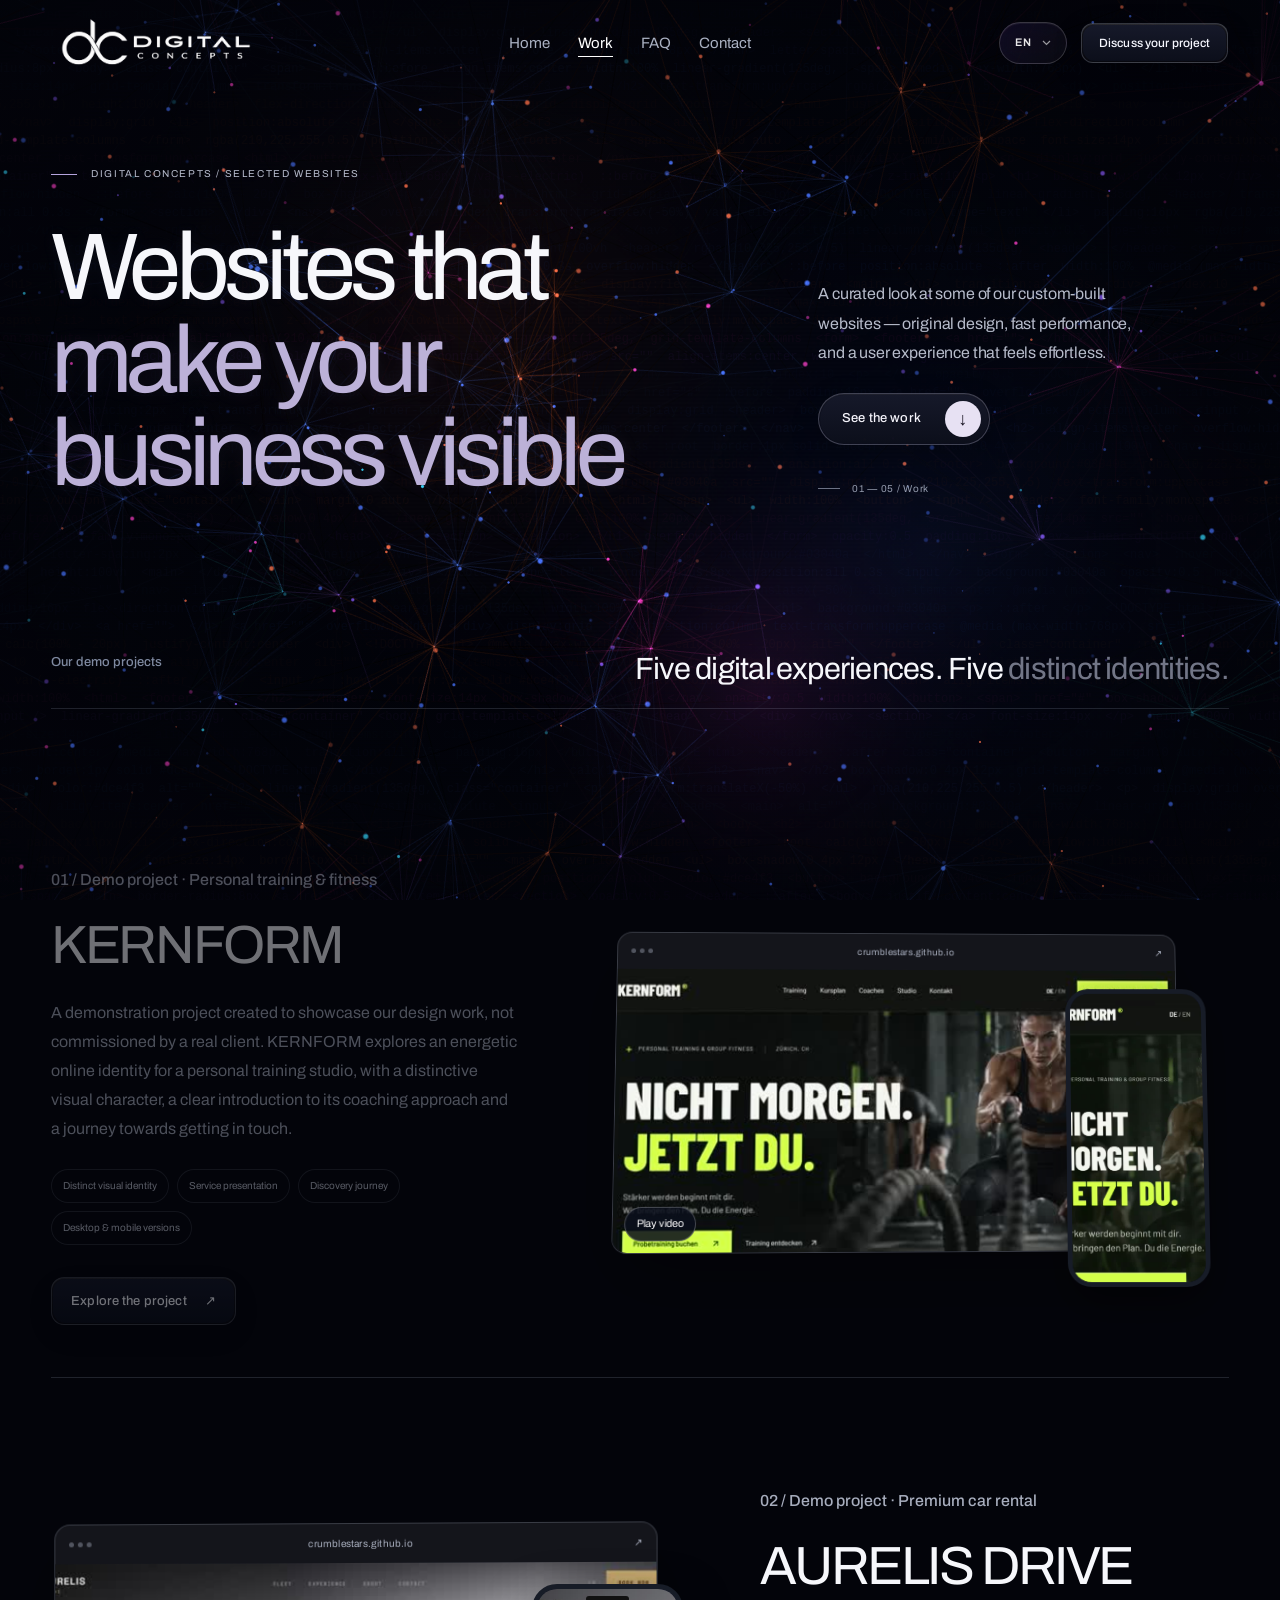
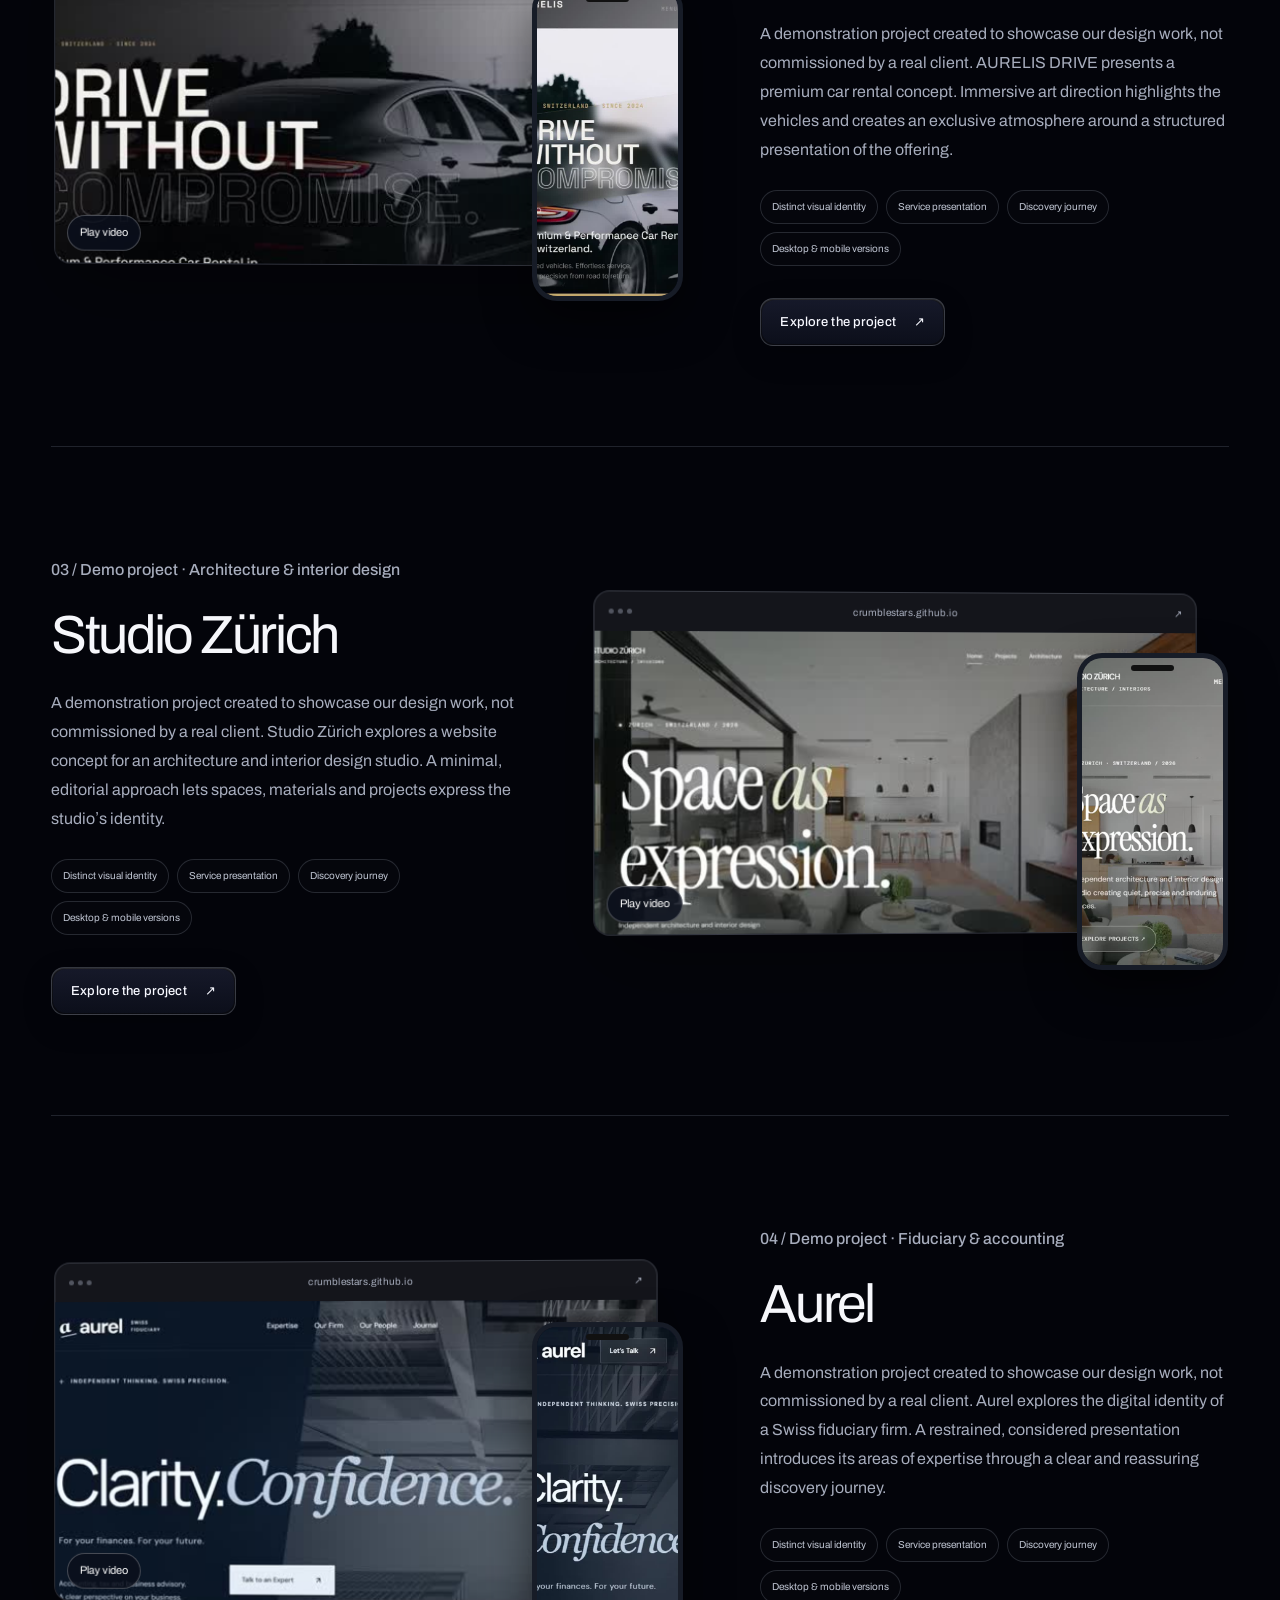
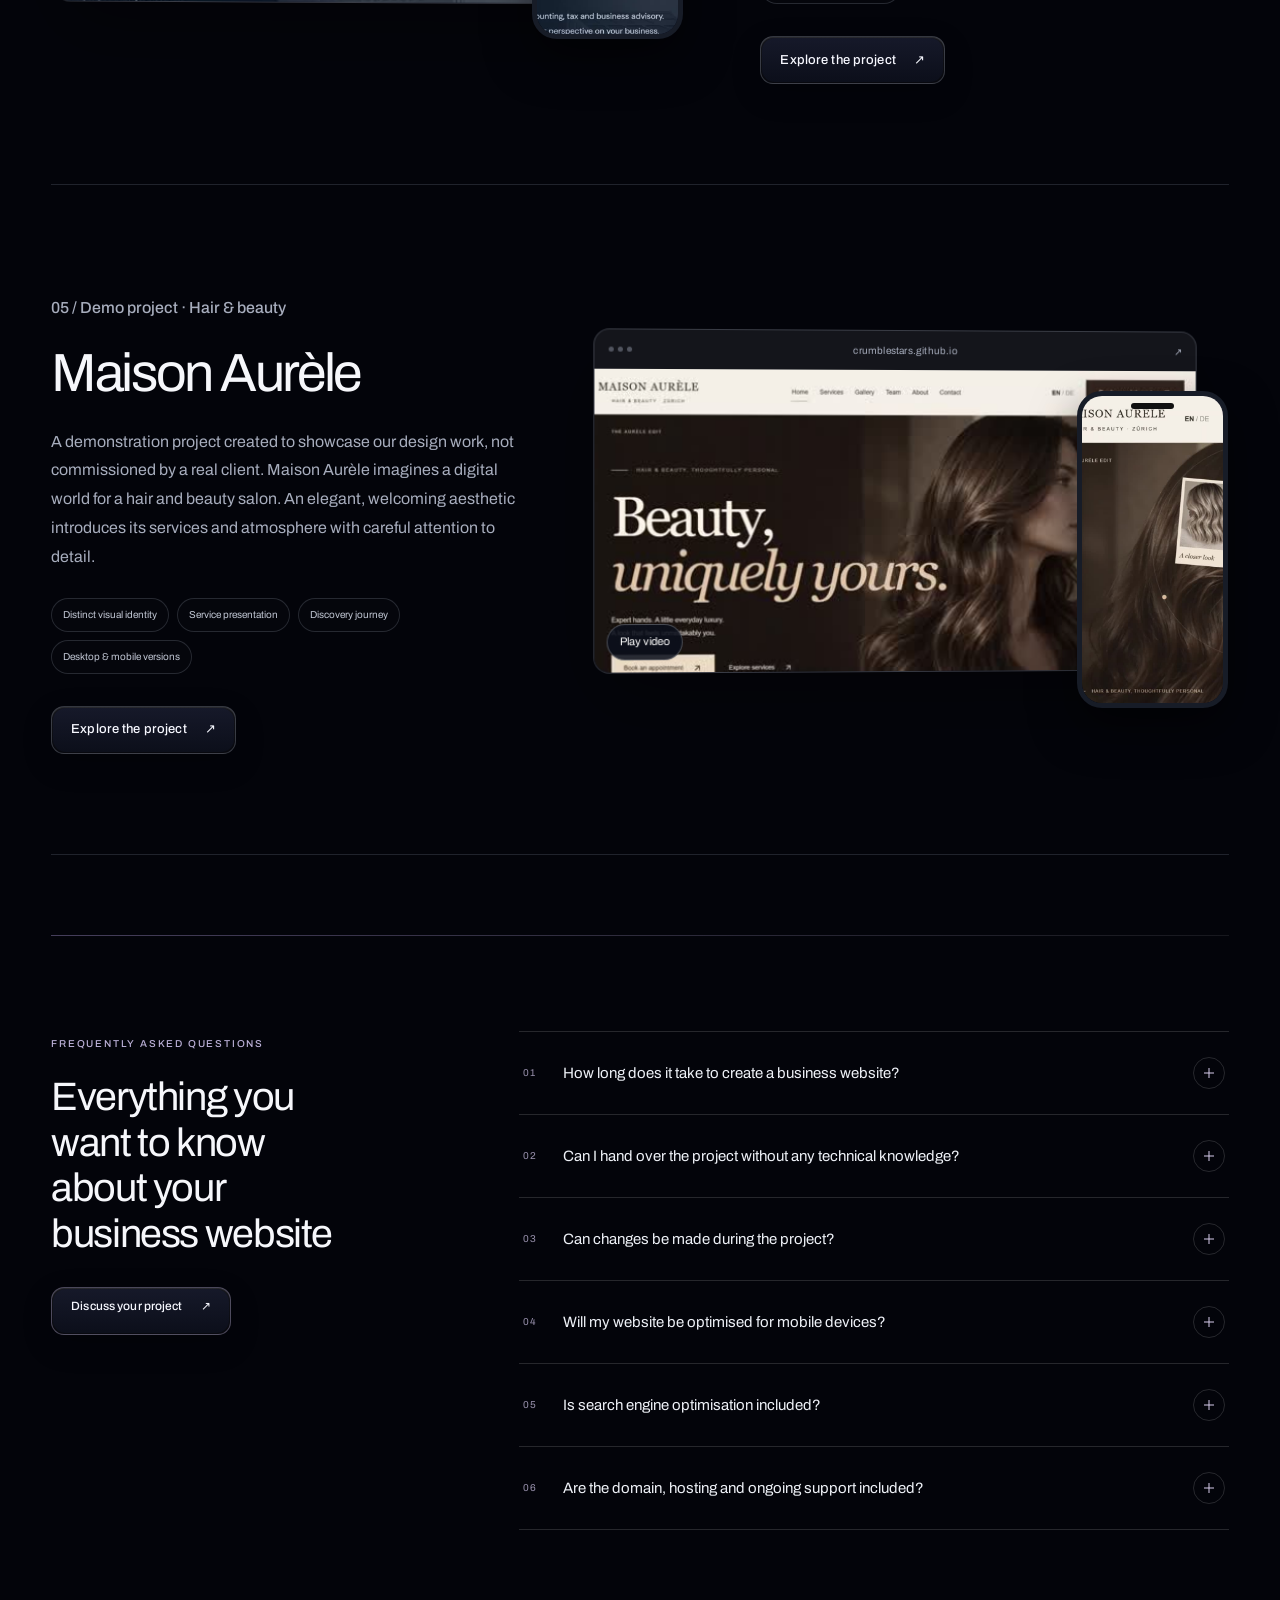
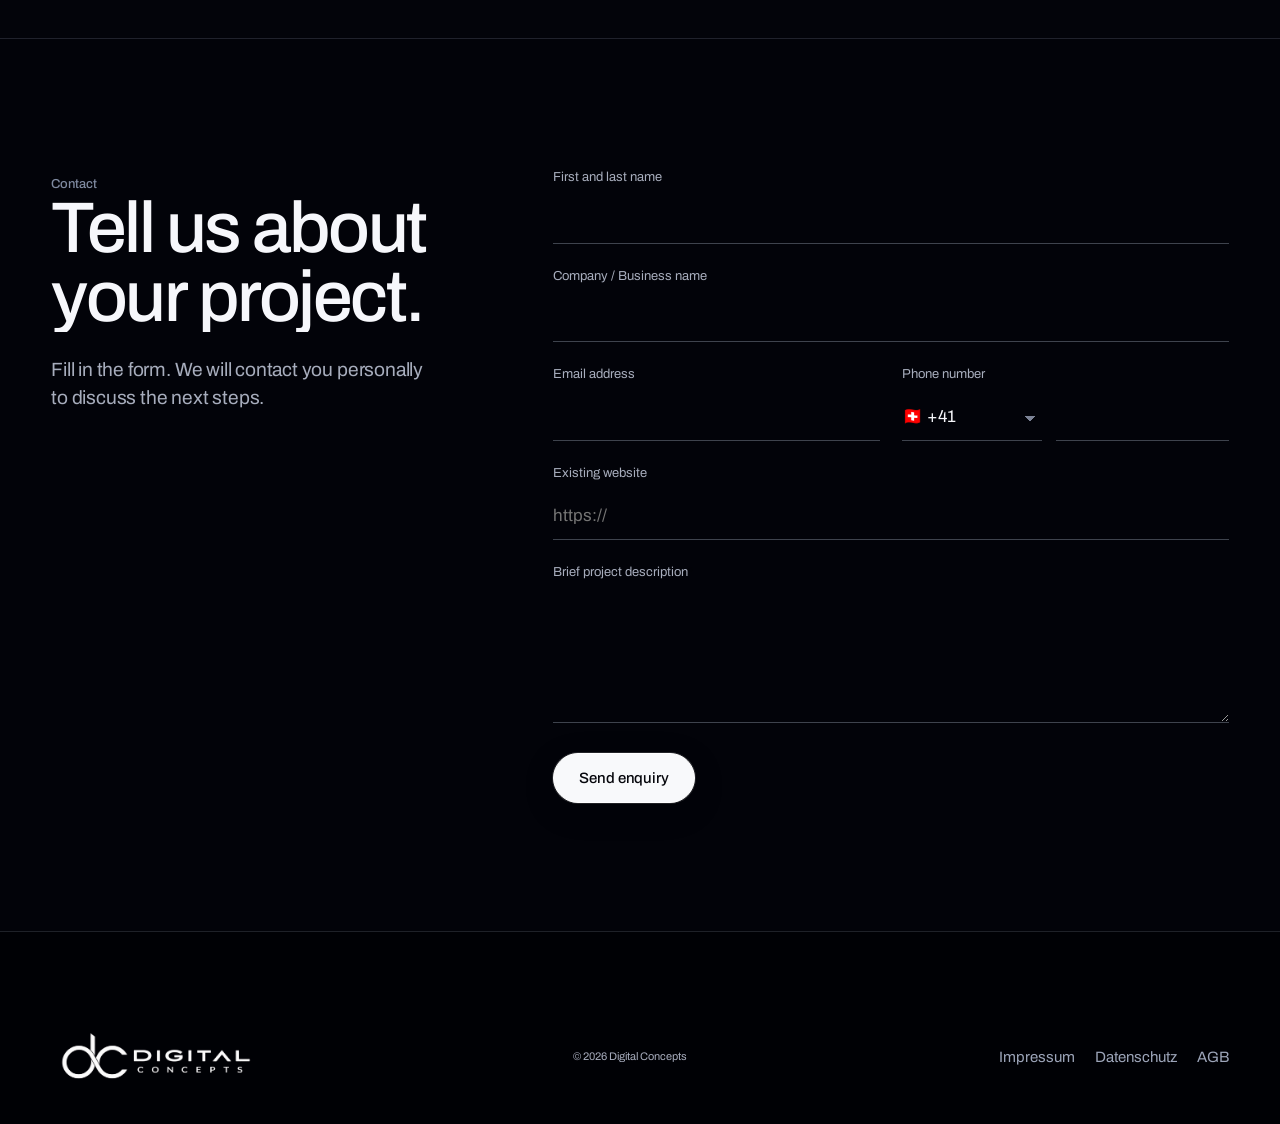
<file: site vitrine.html>
<link rel="icon" href="favicon.ico?v=1" sizes="any">
<link rel="apple-touch-icon" href="apple-touch-icon.png">
<!doctype html><html lang="fr"><meta charset="utf-8"><meta name="viewport" content="width=device-width,initial-scale=1"><title>Digital Concepts</title><script>location.replace('site-vitrine.html'+location.search+location.hash)</script><a href="site-vitrine.html">Continuer</a></html>
</file>
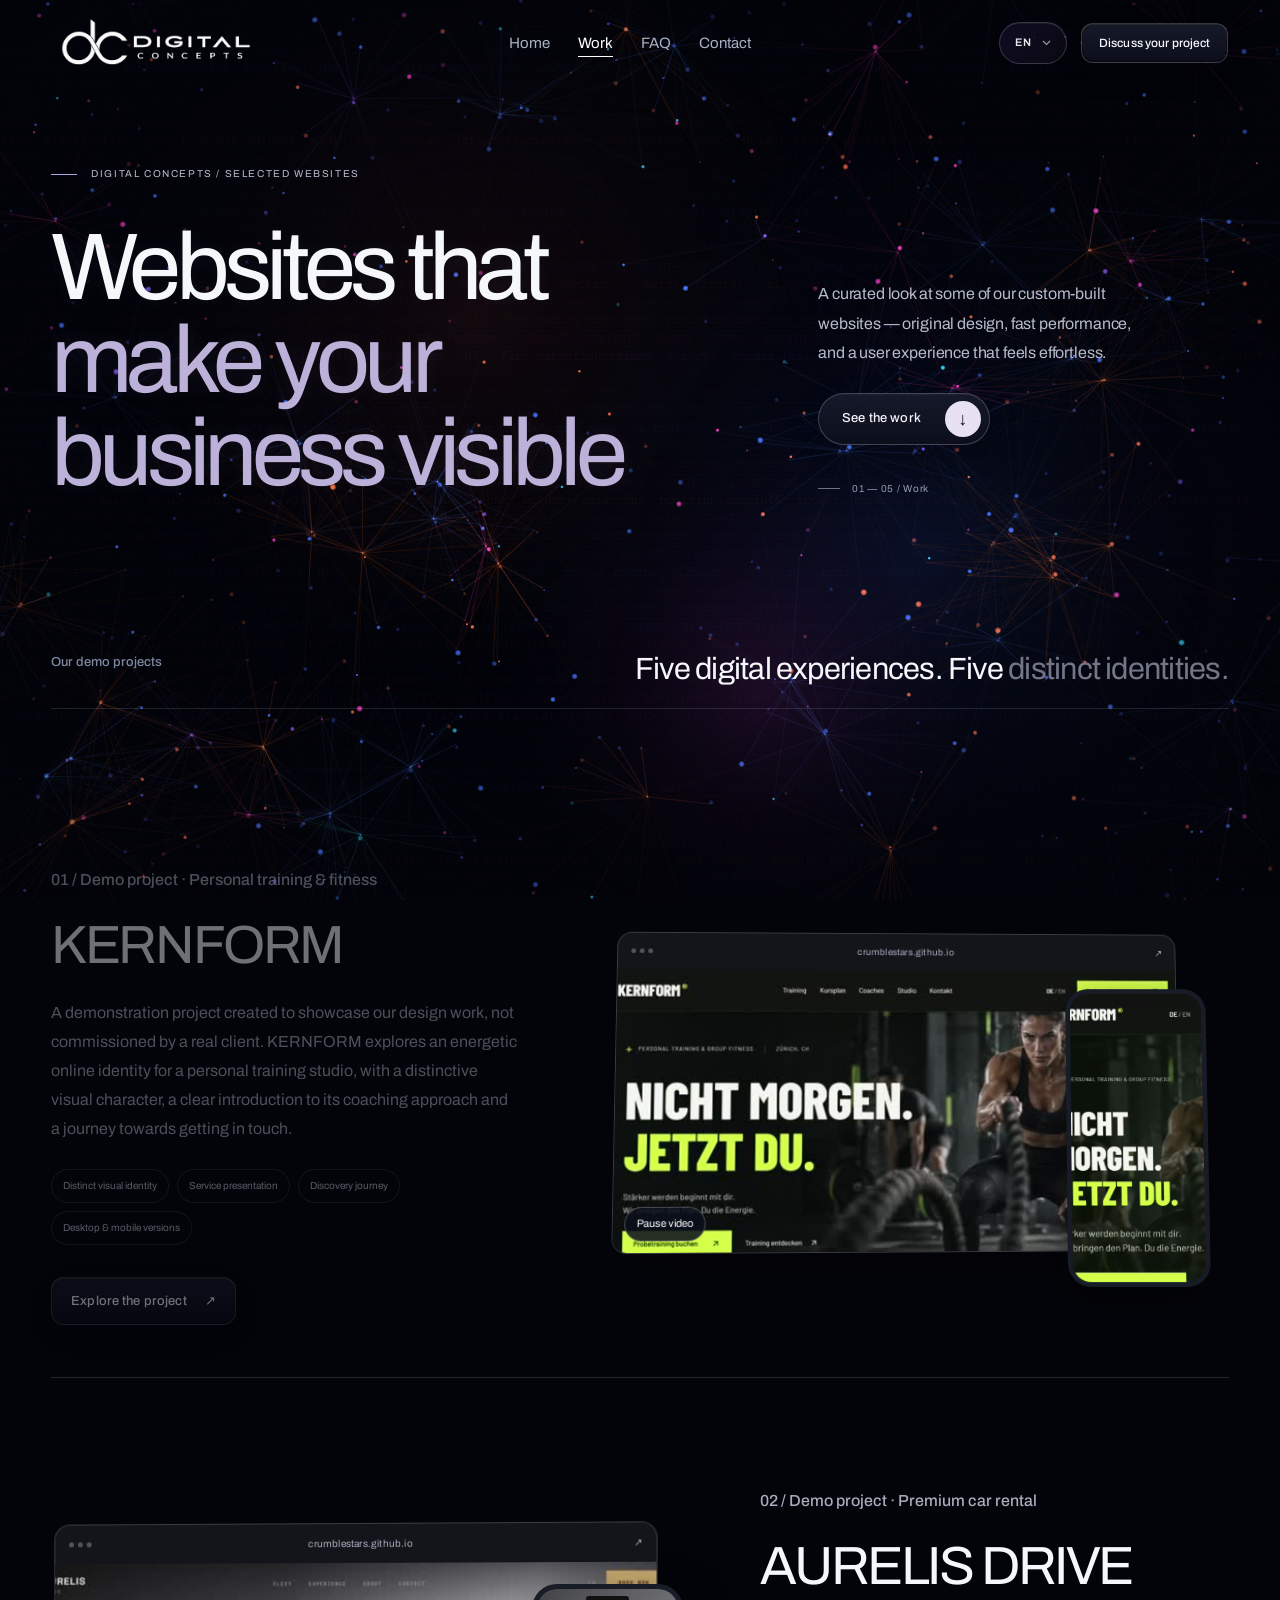
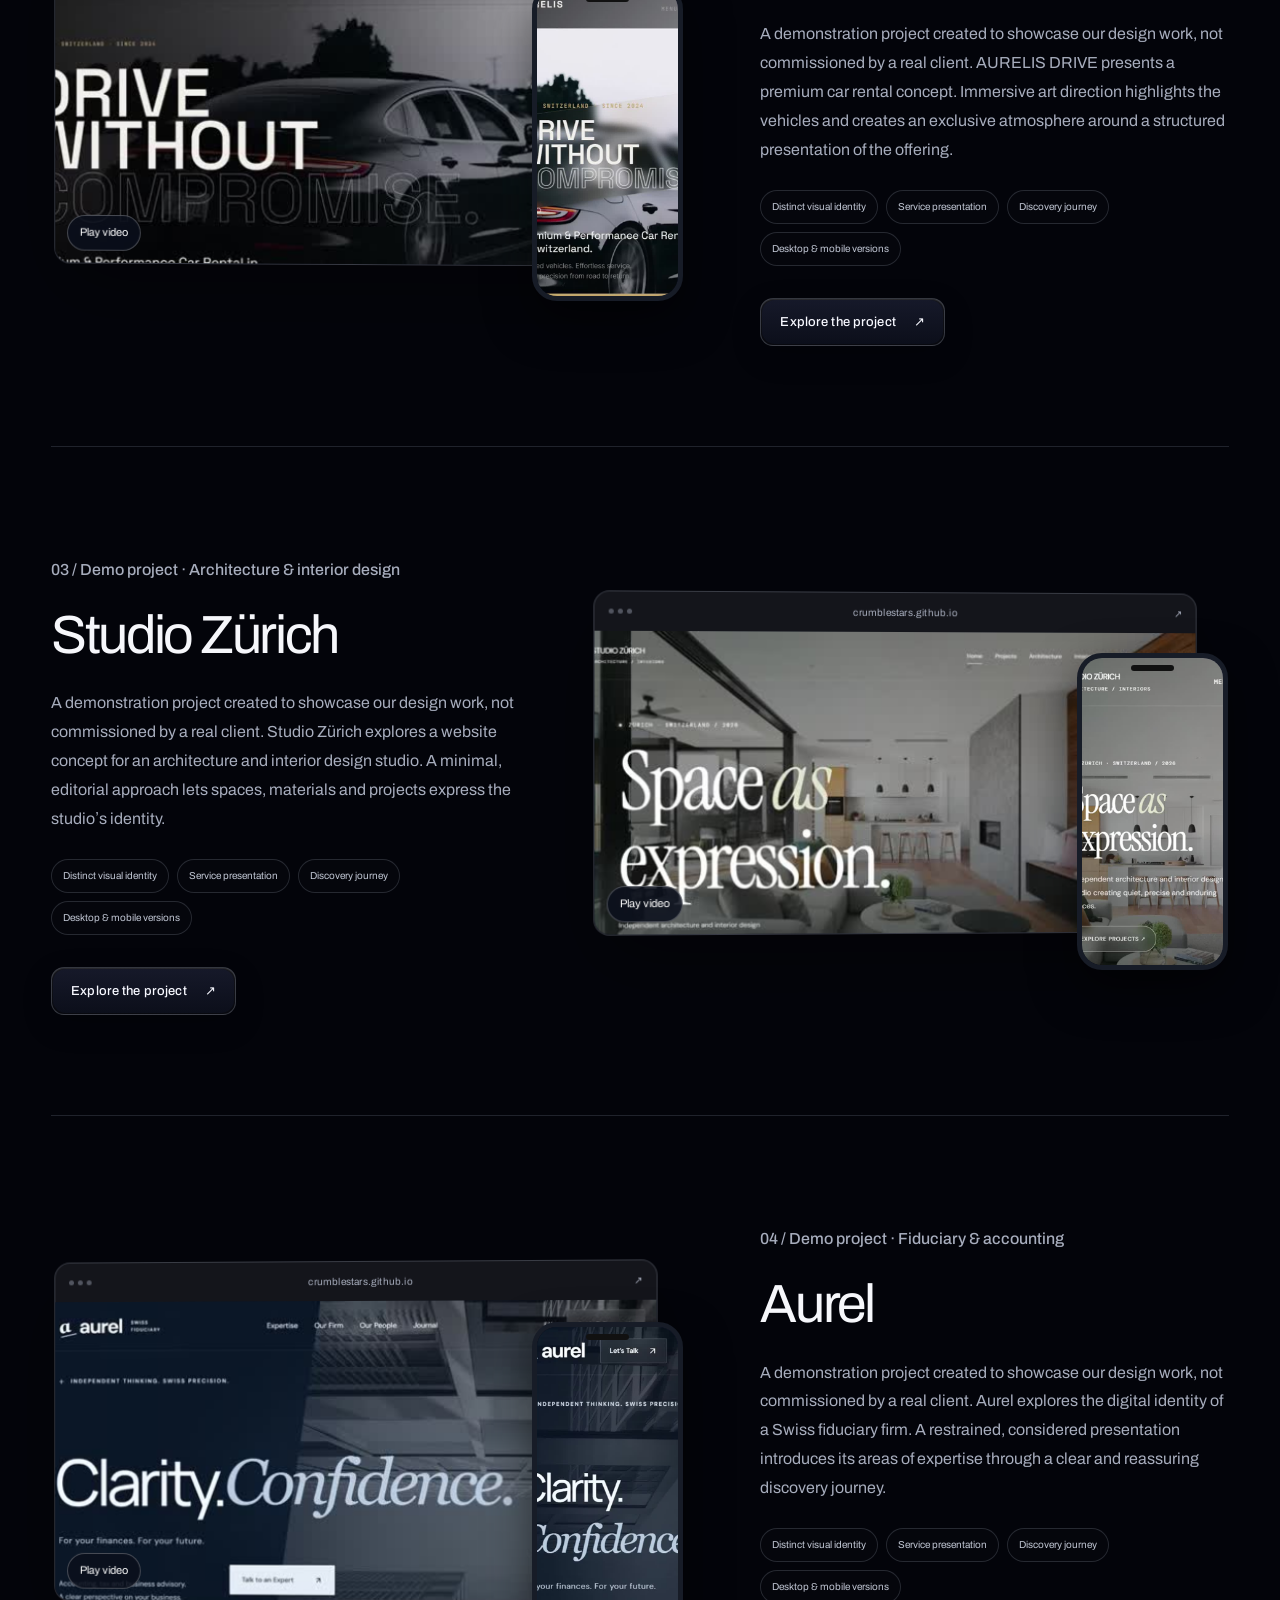
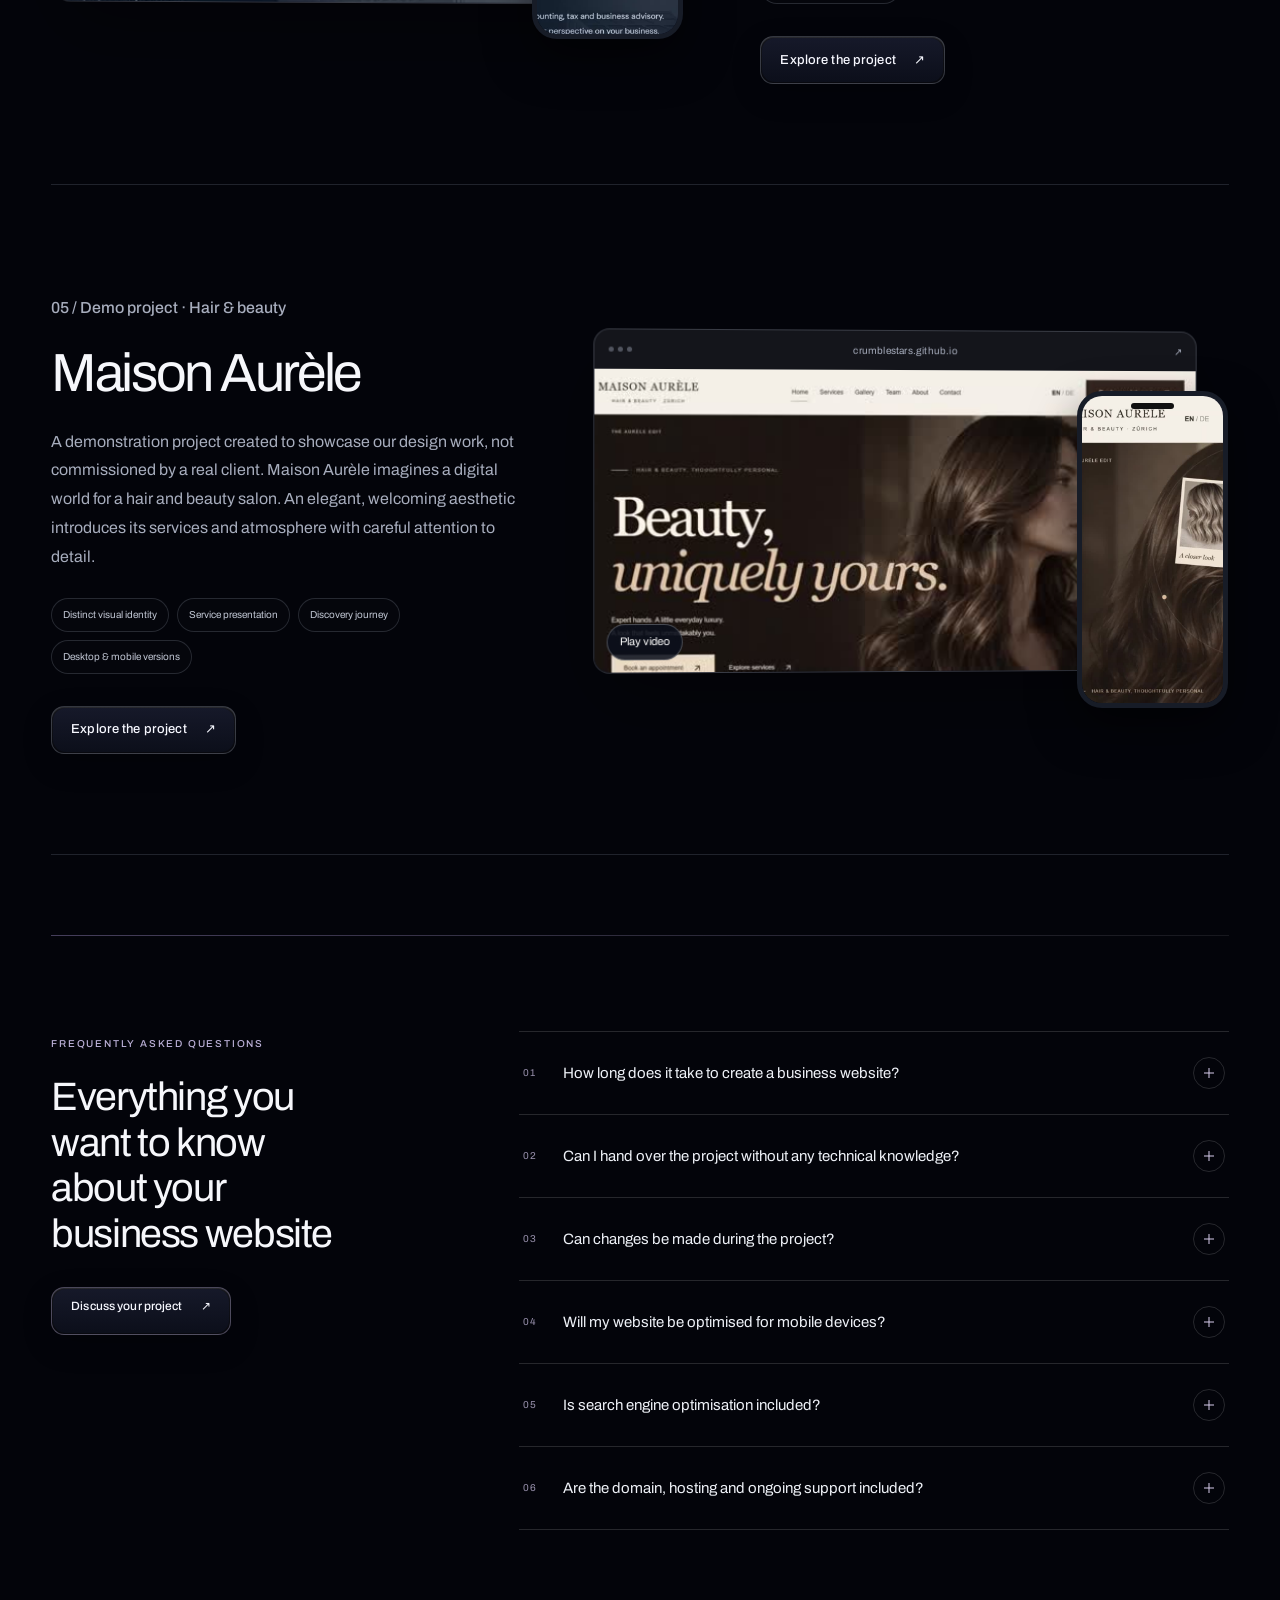
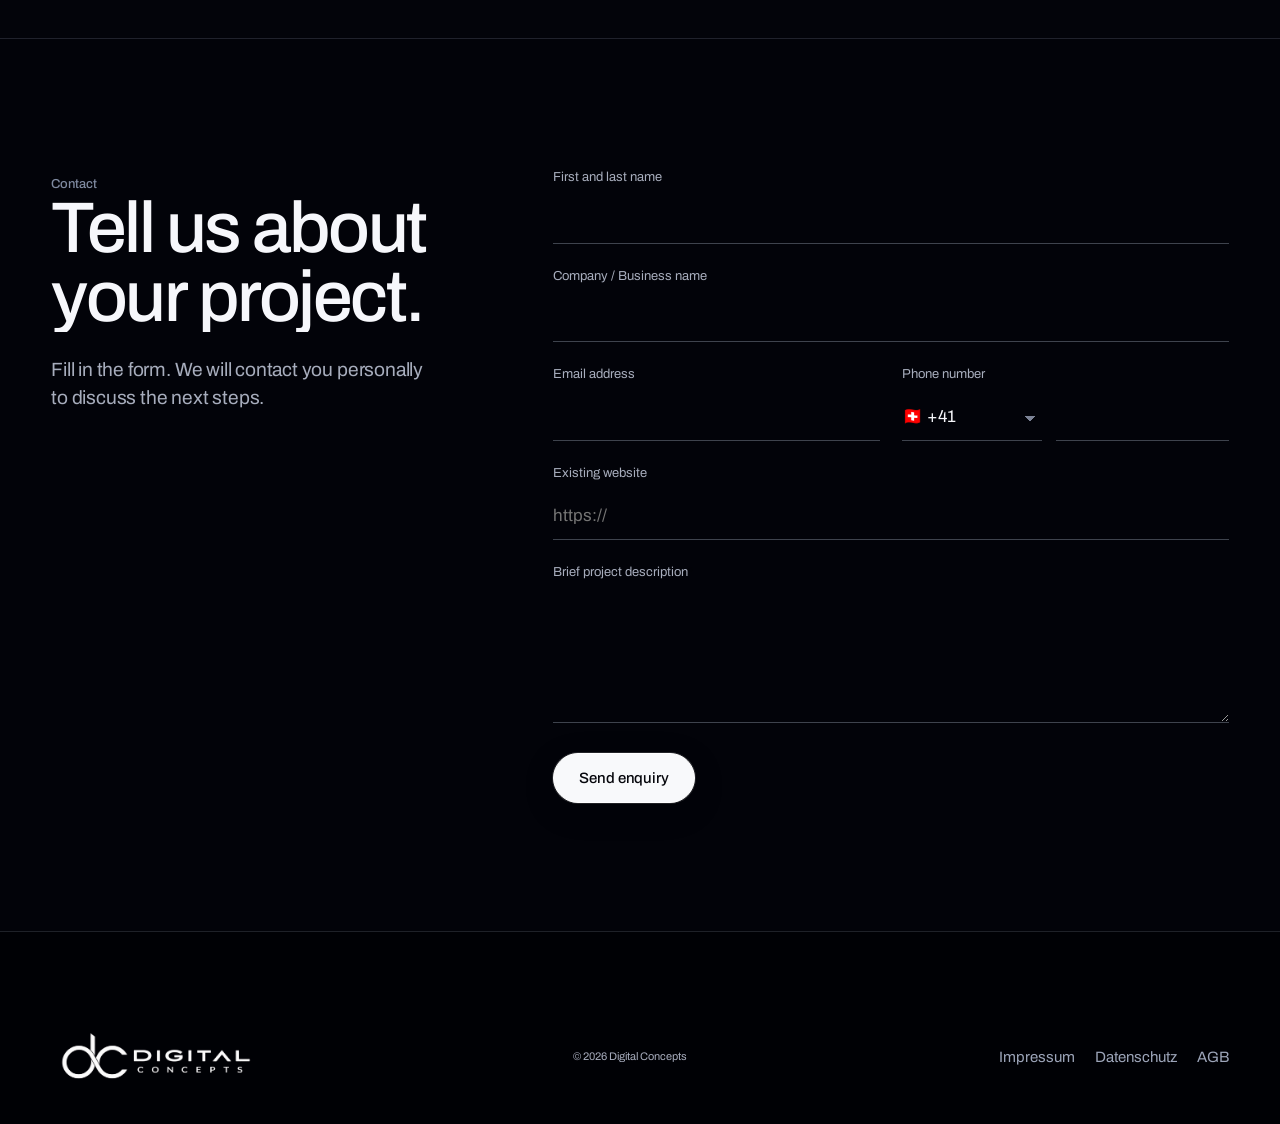
<file: site-vitrine.html>
<!doctype html>
<html lang="de"><head>
<link rel="preload" as="image" href="88a042ce0a37b7d8-poster.webp" media="(max-width:700px)" fetchpriority="high">

<link rel="preconnect" href="https://res.cloudinary.com">
<style>.site-video-bg{visibility:visible!important}.site-video-bg picture{position:absolute;inset:0}.site-video-bg picture img{width:100%;height:100%;object-fit:cover;filter:brightness(.72) saturate(.92) contrast(1.04)}.site-video-bg video{position:relative}@media(max-width:700px){.site-video-bg picture img{filter:brightness(.66) saturate(.9) contrast(1.04)}}</style>

<style>html.dc-language-pending body{visibility:hidden!important}</style>
<script>(function(){var allowed=['de','fr','en','ar'],saved=null;try{saved=localStorage.getItem('lang')}catch(e){}var query=new URLSearchParams(location.search).get('lang');var browser=(navigator.languages||[navigator.language||'']).map(function(l){return l.toLowerCase().split('-')[0]}).find(function(l){return allowed.includes(l)});window.dcInitialLanguage=[query,saved,browser,'de'].find(function(l){return allowed.includes(l)});document.documentElement.dir=window.dcInitialLanguage==='ar'?'rtl':'ltr';if(window.dcInitialLanguage!=='de')document.documentElement.classList.add('dc-language-pending');window.dcShowLanguage=function(){document.documentElement.classList.remove('dc-language-pending')};document.addEventListener('DOMContentLoaded',function(){requestAnimationFrame(window.dcShowLanguage)},{once:true});setTimeout(window.dcShowLanguage,5000);})();</script>
<script>if('scrollRestoration' in history){const n=performance.getEntriesByType?.('navigation')?.[0];history.scrollRestoration=(!location.hash&&n?.type!=='back_forward')?'manual':'auto';}</script><meta charset="utf-8"><meta name="viewport" content="width=device-width, initial-scale=1"><meta name="theme-color" content="#03040a"><title>Portfolio One-Pager & Websites — Digital Concepts</title><meta name="description" content="Webdesign-Portfolio von Digital Concepts.">

<style>

/* ==========================================================================
   Digital Concepts — Design System
   Eine Schriftfamilie (Archivo), monochrome Palette, editoriales 12-Spalten-Raster.
   ========================================================================== */

/* --- Tokens ------------------------------------------------------------- */
:root {
  /* Farben */
  --black: #000000;
  --paper: #ffffff;
  --grey-90: #171717;
  --grey-60: #5c5c5c;
  --grey-45: #6e6e6e;
  --grey-20: #d6d6d6;
  --grey-10: #e9e9e9;
  --grey-05: #f4f4f4;

  --text: var(--black);
  --text-muted: var(--grey-60);
  --line: var(--grey-10);
  --line-strong: var(--grey-20);
  --surface: var(--grey-05);

  /* Typografie */
  --font: "Archivo", -apple-system, BlinkMacSystemFont, "Segoe UI", Helvetica, Arial, sans-serif;

  --t-hero: clamp(2.75rem, 8.2vw, 7rem);
  --t-display: clamp(2.25rem, 5.6vw, 4.5rem);
  --t-h2: clamp(1.9rem, 3.6vw, 3rem);
  --t-h3: clamp(1.25rem, 2vw, 1.6rem);
  --t-lead: clamp(1.05rem, 1.5vw, 1.375rem);
  --t-body: 1.0625rem;
  --t-small: 0.9375rem;
  --t-micro: 0.8125rem;

  /* Raster & Abstände */
  --shell: 1360px;
  --gutter: clamp(20px, 4vw, 56px);
  --col-gap: clamp(16px, 2vw, 32px);
  --sec-pad: clamp(80px, 10vw, 168px);
  --block: clamp(28px, 4vw, 56px);

  /* Form */
  --radius: 3px;
  --radius-lg: 6px;
  --shadow-soft: 0 1px 2px rgba(0, 0, 0, .04), 0 12px 40px rgba(0, 0, 0, .06);
  --shadow-lift: 0 2px 6px rgba(0, 0, 0, .06), 0 30px 80px rgba(0, 0, 0, .14);

  /* Bewegung */
  --ease: cubic-bezier(.22, .61, .36, 1);
  --ease-out: cubic-bezier(.16, 1, .3, 1);
  --dur: .5s;
  --dur-fast: .22s;
}

/* --- Reset -------------------------------------------------------------- */
*, *::before, *::after { box-sizing: border-box; }
html { -webkit-text-size-adjust: 100%; scroll-behavior: smooth; }
body {
  margin: 0;
  background: var(--paper);
  color: var(--text);
  font-family: var(--font);
  font-size: var(--t-body);
  font-weight: 400;
  line-height: 1.6;
  font-synthesis-weight: none;
  -webkit-font-smoothing: antialiased;
  text-rendering: optimizeLegibility;
  overflow-x: hidden;
}
img, svg, video { display: block; max-width: 100%; height: auto; }
h1, h2, h3, h4, p, figure, blockquote, ul, ol, dl { margin: 0; }
ul, ol { padding: 0; list-style: none; }
button, input, select, textarea { font: inherit; color: inherit; }
a { color: inherit; text-decoration: none; }
main:focus { outline: none; }

::selection { background: var(--black); color: var(--paper); }

/* Sichtbarer Fokus – rein monochrom, funktional */
:focus-visible {
  outline: 2px solid var(--black);
  outline-offset: 3px;
  border-radius: 1px;
}
.skip {
  position: absolute; left: 12px; top: 12px; z-index: 200;
  background: var(--black); color: var(--paper); padding: 14px 20px;
  width: 1px; height: 1px; overflow: hidden;
  clip-path: inset(50%); white-space: nowrap;
}
.skip:focus { width: auto; height: auto; clip-path: none; }

/* --- Typografie --------------------------------------------------------- */
.hero-title,
.display,
.h2 {
  font-weight: 500;
  font-stretch: 94%;
  letter-spacing: -0.035em;
  line-height: .96;
  text-wrap: balance;
}
.hero-title { font-size: var(--t-hero); line-height: .9; letter-spacing: -0.045em; }
.display { font-size: var(--t-display); }
.h2 { font-size: var(--t-h2); }
.h3 {
  font-size: var(--t-h3);
  font-weight: 500;
  letter-spacing: -0.02em;
  line-height: 1.2;
}
.lead {
  font-size: var(--t-lead);
  line-height: 1.45;
  color: var(--text-muted);
  max-width: 46ch;
  letter-spacing: -0.01em;
}
.body { max-width: 62ch; color: var(--text-muted); }
.small { font-size: var(--t-small); }
.muted { color: var(--text-muted); }

/* Randnotiz statt Eyebrow: dient als Index, nicht als Dekoration */
.sidenote {
  font-size: var(--t-micro);
  color: var(--grey-45);
  font-weight: 500;
  letter-spacing: 0;
  padding-top: .55em;
}

/* --- Layout ------------------------------------------------------------- */
.shell {
  width: 100%;
  max-width: var(--shell);
  margin-inline: auto;
  padding-inline: var(--gutter);
}
.sec { padding-block: var(--sec-pad); }
.sec--tight { padding-block: clamp(56px, 6vw, 104px); }
.sec--dark { background: var(--black); color: var(--paper); }
.sec--surface { background: var(--surface); }
.rule { border-top: 1px solid var(--line); }
.sec--dark .rule { border-color: rgba(255, 255, 255, .16); }

.grid {
  display: grid;
  grid-template-columns: repeat(12, minmax(0, 1fr));
  gap: var(--col-gap);
}
.head {
  display: grid;
  grid-template-columns: repeat(12, minmax(0, 1fr));
  gap: var(--col-gap);
  align-items: start;
}
.head > .sidenote { grid-column: 1 / span 2; }
.head > .head-main { grid-column: 3 / span 9; }
.head-main > .lead { margin-top: 1.25rem; }

@media (max-width: 860px) {
  .head > .sidenote { grid-column: 1 / -1; padding-top: 0; }
  .head > .head-main { grid-column: 1 / -1; }
}

/* --- Buttons ------------------------------------------------------------ */
.btn {
  display: inline-flex;
  align-items: center;
  justify-content: center;
  gap: .6em;
  min-height: 52px;
  padding: 0 28px;
  border: 1px solid transparent;
  border-radius: var(--radius);
  font-size: var(--t-small);
  font-weight: 500;
  letter-spacing: -0.005em;
  cursor: pointer;
  transition: background var(--dur-fast) var(--ease),
              color var(--dur-fast) var(--ease),
              border-color var(--dur-fast) var(--ease),
              transform var(--dur-fast) var(--ease);
  will-change: transform;
}
.btn--primary { background: var(--black); color: var(--paper); }
.btn--primary:hover { background: var(--grey-90); transform: translateY(-1px); }
.btn--primary:active { transform: translateY(0); }
.btn--ghost { background: transparent; color: var(--black); border-color: var(--line-strong); }
.btn--ghost:hover { border-color: var(--black); background: var(--black); color: var(--paper); }
.btn--sm { min-height: 42px; padding: 0 18px; font-size: var(--t-micro); }
.sec--dark .btn--primary { background: var(--paper); color: var(--black); }
.sec--dark .btn--primary:hover { background: var(--grey-20); }
.sec--dark .btn--ghost { color: var(--paper); border-color: rgba(255, 255, 255, .3); }
.sec--dark .btn--ghost:hover { background: var(--paper); color: var(--black); border-color: var(--paper); }
.sec--dark :focus-visible { outline-color: var(--paper); }

.btn-row { display: flex; flex-wrap: wrap; gap: 12px; }

/* Textlink mit Unterstreichung, die beim Hover wächst */
.tlink {
  display: inline-block;
  font-weight: 500;
  font-size: var(--t-small);
  padding-bottom: 2px;
  background-image: linear-gradient(currentColor, currentColor);
  background-repeat: no-repeat;
  background-size: 0% 1px;
  background-position: 0 100%;
  transition: background-size var(--dur) var(--ease-out);
}
.tlink:hover, .tlink:focus-visible { background-size: 100% 1px; }
.tlink--static { background-size: 100% 1px; }
.tlink--static:hover { background-size: 0% 1px; }

/* --- Navigation --------------------------------------------------------- */
.nav {
  position: fixed;
  inset: 0 0 auto 0;
  z-index: 100;
  background: transparent;
  transition: background var(--dur) var(--ease), border-color var(--dur) var(--ease);
  border-bottom: 1px solid transparent;
}
.nav-inner {
  display: flex;
  align-items: center;
  justify-content: space-between;
  gap: 24px;
  height: 86px;
  transition: height var(--dur) var(--ease);
}
.nav.is-stuck {
  background: rgba(255, 255, 255, .78);
  -webkit-backdrop-filter: saturate(180%) blur(18px);
  backdrop-filter: saturate(180%) blur(18px);
  border-bottom-color: var(--line);
}
.nav.is-stuck .nav-inner { height: 66px; }

.brand { display: inline-flex; align-items: center; gap: 11px; }
.brand-mark { width: 22px; height: 22px; flex: none; }
.brand-name {
  font-weight: 600;
  font-size: 1.0625rem;
  letter-spacing: -0.03em;
  font-stretch: 94%;
  white-space: nowrap;
}

.nav-links { display: flex; align-items: center; gap: clamp(18px, 2.2vw, 34px); }
.nav-link {
  font-size: var(--t-small);
  color: var(--grey-60);
  position: relative;
  padding: 6px 0;
  transition: color var(--dur-fast) var(--ease);
}
.nav-link::after {
  content: "";
  position: absolute;
  left: 0; bottom: 0;
  width: 100%; height: 1px;
  background: currentColor;
  transform: scaleX(0);
  transform-origin: left;
  transition: transform var(--dur) var(--ease-out);
}
.nav-link:hover { color: var(--black); }
.nav-link:hover::after { transform: scaleX(1); }
.nav-link[aria-current="page"] { color: var(--black); }
.nav-link[aria-current="page"]::after { transform: scaleX(1); }

.nav-right { display: flex; align-items: center; gap: 14px; }

/* Sprachumschalter */
.lang { position: relative; }
.lang-btn {
  background: none; border: 0; cursor: pointer;
  font-size: var(--t-micro); color: var(--grey-60);
  display: inline-flex; align-items: center; gap: 6px; padding: 8px 2px;
}
.lang-btn:hover { color: var(--black); }
.lang-menu {
  position: absolute; top: calc(100% + 10px); right: 0;
  background: var(--paper);
  border: 1px solid var(--line);
  border-radius: var(--radius);
  box-shadow: var(--shadow-soft);
  padding: 6px;
  min-width: 168px;
  display: none;
}
.lang.is-open .lang-menu { display: block; }
.lang-menu li > * {
  display: flex; justify-content: space-between; gap: 16px;
  width: 100%; text-align: left;
  padding: 9px 10px; border: 0; background: none;
  font-size: var(--t-micro); border-radius: 2px; cursor: pointer;
}
.lang-menu li > *:hover { background: var(--surface); }
.lang-menu .is-active { font-weight: 600; }
.lang-menu .soon { color: var(--grey-45); }

/* Mobiles Menü */
.burger {
  display: none;
  width: 44px; height: 44px;
  border: 0; background: none; cursor: pointer;
  padding: 0; position: relative;
}
.burger span {
  position: absolute; left: 11px; width: 22px; height: 1.5px;
  background: var(--black);
  transition: transform var(--dur) var(--ease), opacity .15s linear;
}
.burger span:nth-child(1) { top: 18px; }
.burger span:nth-child(2) { top: 25px; }
body.menu-open .burger span:nth-child(1) { transform: translateY(3.5px) rotate(45deg); }
body.menu-open .burger span:nth-child(2) { transform: translateY(-3.5px) rotate(-45deg); }

.menu {
  position: fixed;
  inset: 0;
  z-index: 99;
  background: var(--paper);
  padding: 110px var(--gutter) 40px;
  display: flex;
  flex-direction: column;
  justify-content: space-between;
  opacity: 0;
  visibility: hidden;
  transform: translateY(-8px);
  transition: opacity var(--dur) var(--ease), transform var(--dur) var(--ease), visibility var(--dur);
  overflow-y: auto;
}
body.menu-open .menu { opacity: 1; visibility: visible; transform: none; }
body.menu-open { overflow: hidden; }
.menu-list { display: flex; flex-direction: column; }
.menu-list a {
  display: block;
  font-size: clamp(2rem, 9vw, 3rem);
  font-weight: 500;
  font-stretch: 94%;
  letter-spacing: -0.04em;
  padding: 14px 0;
  border-bottom: 1px solid var(--line);
  opacity: 0;
  transform: translateY(14px);
}
body.menu-open .menu-list a { animation: menuIn .5s var(--ease-out) forwards; }
@keyframes menuIn { to { opacity: 1; transform: none; } }
.menu-foot { display: grid; gap: 18px; padding-top: 32px; }

@media (max-width: 1000px) {
  .nav-links, .nav-right .btn, .nav-right .lang { display: none; }
  .burger { display: block; }
}

/* --- Hero --------------------------------------------------------------- */
.hero { padding-top: clamp(128px, 17vw, 200px); padding-bottom: clamp(48px, 6vw, 88px); }
.hero-grid { display: grid; grid-template-columns: repeat(12, minmax(0, 1fr)); gap: var(--col-gap); }
.hero-copy { grid-column: 1 / span 9; }
.hero-aside {
  grid-column: 10 / span 3;
  align-self: end;
  padding-bottom: .8rem;
}
@media (max-width: 1000px) {
  .hero-copy { grid-column: 1 / -1; }
  .hero-aside { grid-column: 1 / -1; padding-bottom: 0; margin-top: 8px; }
}
.hero-title span { display: block; }
.hero-actions { margin-top: clamp(28px, 3.5vw, 44px); }

/* Zeilenweises Text-Reveal (einmalig, beim Laden) */
.reveal-line { display: block; overflow: hidden; padding-bottom: .14em; margin-bottom: -.14em; }
.reveal-line > i {
  display: block;
  font-style: normal;
  transform: translateY(105%);
  animation: lineUp .95s var(--ease-out) forwards;
  animation-delay: var(--d, 0ms);
}
@keyframes lineUp { to { transform: translateY(0); } }

/* --- Browser-Mockup ----------------------------------------------------- */
.stage {
  position: relative;
  margin-top: clamp(36px, 5vw, 72px);
  perspective: 1600px;
}
.mock {
  border: 1px solid var(--line-strong);
  border-radius: var(--radius-lg);
  background: var(--paper);
  overflow: hidden;
  box-shadow: var(--shadow-lift);
}
.mock-bar {
  display: flex; align-items: center; gap: 10px;
  height: 38px; padding: 0 14px;
  border-bottom: 1px solid var(--line);
  background: var(--grey-05);
}
.mock-dots { display: flex; gap: 6px; }
.mock-dots i { width: 8px; height: 8px; border-radius: 50%; background: var(--grey-20); }
.mock-url {
  flex: 1;
  height: 22px;
  border-radius: 11px;
  background: var(--paper);
  border: 1px solid var(--line);
  display: flex; align-items: center; justify-content: center;
  font-size: 11px; color: var(--grey-45);
  max-width: 320px; margin-inline: auto;
}
.mock-body { position: relative; }

/* Miniaturseite im Mockup (reines CSS, keine Bilddateien) */
.mini { padding: clamp(20px, 3vw, 40px); background: var(--paper); }
.mini-nav {
  display: flex; align-items: center; justify-content: space-between;
  padding-bottom: clamp(16px, 2vw, 26px);
  border-bottom: 1px solid var(--line);
}
.mini-nav b { font-size: clamp(11px, 1vw, 14px); font-weight: 600; letter-spacing: -0.02em; }
.mini-nav u { display: flex; gap: 10px; text-decoration: none; }
.mini-nav u i { width: clamp(22px, 3vw, 40px); height: 5px; background: var(--grey-10); border-radius: 2px; }
.mini-hero { padding-block: clamp(22px, 4vw, 54px); display: grid; gap: 14px; }
.mini-hero h4 {
  margin: 0;
  font-size: clamp(20px, 4.4vw, 54px);
  font-weight: 500;
  font-stretch: 94%;
  letter-spacing: -0.045em;
  line-height: .95;
  max-width: 16ch;
}
.mini-lines { display: grid; gap: 7px; max-width: 40%; }
.mini-lines i { display: block; height: 5px; background: var(--grey-10); border-radius: 2px; }
.mini-lines i:last-child { width: 62%; }
.mini-cards { display: grid; grid-template-columns: repeat(3, 1fr); gap: clamp(10px, 1.4vw, 20px); }
.mini-cards i {
  display: block;
  aspect-ratio: 4 / 3;
  background: var(--grey-05);
  border: 1px solid var(--line);
  border-radius: 2px;
}
.mini-cards i:first-child { background: var(--black); border-color: var(--black); }

/* Schwebendes Mobil-Fenster */
.mock-phone {
  position: absolute;
  right: clamp(-8px, 1vw, 24px);
  bottom: -34px;
  width: clamp(112px, 13vw, 176px);
  border: 1px solid var(--line-strong);
  border-radius: 14px;
  background: var(--paper);
  box-shadow: var(--shadow-lift);
  overflow: hidden;
  padding: 12px 10px;
}
.mock-phone .mini-hero { padding-block: 12px; }
.mock-phone .mini-hero h4 { font-size: 15px; }
.mock-phone .mini-cards { grid-template-columns: 1fr 1fr; }
.mock-phone .mini-lines { max-width: 100%; }
@media (max-width: 620px) { .mock-phone { display: none; } }

/* --- Positionierung: drei Argumente ------------------------------------- */
.args {
  display: grid;
  grid-template-columns: repeat(3, minmax(0, 1fr));
  gap: 0;
  margin-top: var(--block);
  border-top: 1px solid var(--line);
}
.arg {
  padding: clamp(28px, 3vw, 44px) clamp(20px, 2.4vw, 40px);
  border-right: 1px solid var(--line);
}
.arg:first-child { padding-left: 0; }
.arg:last-child { border-right: 0; padding-right: 0; }
.arg h3 { margin-bottom: .5rem; }
.arg p { color: var(--text-muted); font-size: var(--t-small); max-width: 34ch; }
.arg-fig { height: 92px; margin-bottom: clamp(18px, 2.4vw, 30px); }
@media (max-width: 860px) {
  .args { grid-template-columns: 1fr; }
  .arg { border-right: 0; border-bottom: 1px solid var(--line); padding-inline: 0; }
  .arg:last-child { border-bottom: 0; }
}

/* --- Leistungs-Index (Zeilen statt Karten) ------------------------------ */
.svc { border-top: 1px solid var(--line); margin-top: var(--block); }
.svc-row {
  display: grid;
  grid-template-columns: 3.25rem minmax(0, 1fr) auto;
  column-gap: var(--col-gap);
  row-gap: 0;
  align-items: start;
  width: 100%;
  text-align: left;
  padding: clamp(22px, 2.6vw, 34px) 0;
  border-bottom: 1px solid var(--line);
  background: none;
  cursor: pointer;
  transition: padding-inline var(--dur) var(--ease), background var(--dur) var(--ease);
}
.svc-row:hover, .svc-row.is-active { background: var(--surface); padding-inline: clamp(10px, 1.6vw, 24px); }
.svc-idx { color: var(--grey-45); font-size: var(--t-micro); padding-top: .45em; }
.svc-name { grid-column: 2; font-size: clamp(1.3rem, 2vw, 1.9rem); font-weight: 500; font-stretch: 94%; letter-spacing: -0.035em; line-height: 1.05; }
.svc-desc { grid-column: 2; margin-top: .5rem; color: var(--text-muted); font-size: var(--t-small); max-width: 46ch; }
.svc-go { grid-column: 3; grid-row: 1; text-align: right; font-size: var(--t-small); color: var(--grey-45); padding-top: .35em; white-space: nowrap; }
.svc-row:hover .svc-go, .svc-row.is-active .svc-go { color: var(--black); }
@media (max-width: 560px) {
  .svc-row { grid-template-columns: 2.5rem minmax(0, 1fr); }
  .svc-go { grid-column: 2; text-align: left; margin-top: .75rem; }
}

.svc-split { display: grid; grid-template-columns: minmax(0, 1fr) minmax(0, .92fr); gap: clamp(32px, 5vw, 80px); align-items: start; }
.svc-preview { position: sticky; top: 110px; }
.svc-preview .mock { transition: opacity var(--dur) var(--ease); }
@media (max-width: 1000px) { .svc-split { grid-template-columns: 1fr; } .svc-preview { display: none; } }

/* --- Vorher / Nachher --------------------------------------------------- */
.ba {
  position: relative;
  max-width: 1120px;
  margin-inline: auto;
  margin-top: var(--block);
  border: 1px solid var(--line-strong);
  border-radius: var(--radius-lg);
  overflow: hidden;
  background: var(--paper);
  box-shadow: var(--shadow-soft);
  touch-action: pan-y;
  user-select: none;
}
.ba-pane { position: relative; }
.ba-after { position: absolute; inset: 0; overflow: hidden; width: 50%; border-right: 1px solid var(--black); }
.ba-after > * { width: var(--ba-w, 1200px); }
.ba-handle {
  position: absolute;
  top: 0; bottom: 0;
  left: 50%;
  width: 46px;
  margin-left: -23px;
  border: 0; padding: 0;
  background: none;
  cursor: ew-resize;
  z-index: 3;
}
.ba-handle::before {
  content: "";
  position: absolute; left: 50%; top: 0; bottom: 0;
  width: 1px; margin-left: -.5px;
  background: var(--black);
}
.ba-knob {
  position: absolute;
  top: 50%; left: 50%;
  transform: translate(-50%, -50%);
  width: 46px; height: 46px;
  border-radius: 50%;
  background: var(--black);
  color: var(--paper);
  display: grid; place-items: center;
  box-shadow: 0 6px 24px rgba(0, 0, 0, .28);
}
.ba-tag {
  position: absolute; bottom: 14px;
  font-size: var(--t-micro);
  padding: 5px 10px;
  border-radius: 2px;
  z-index: 2;
}
.ba-tag--old { right: 14px; background: rgba(0,0,0,.06); background: rgba(0, 0, 0, .06); color: var(--grey-60); }
.ba-tag--new { left: 14px; background: var(--black); color: var(--paper); }

/* „Alte“ Website – bewusst veraltete Gestaltung */
.old {
  font-family: "Times New Roman", Times, serif;
  background: #eef0f3;
  padding: 30px clamp(20px, 4vw, 48px);
  min-height: 440px;
}
.old-inner {
  max-width: 640px; margin: 0 auto;
  background: #fff; border: 2px outset #c9c9c9;
  padding: 16px;
}
.old h4 { font-size: 26px; color: #003399; margin: 0 0 4px; font-weight: 700; }
.old .tagline { font-size: 13px; color: #666; font-style: italic; margin-bottom: 12px; }
.old-nav { background: #003399; padding: 5px 8px; margin-bottom: 14px; }
.old-nav a { color: #fff; font-size: 12px; text-decoration: underline; margin-right: 12px; }
.old p { font-size: 13px; color: #222; line-height: 1.45; margin-bottom: 10px; }
.old .box { border: 1px solid #999; background: #f7f7f0; padding: 8px; font-size: 12px; margin-bottom: 12px; }
.old .btn-old {
  display: inline-block; border: 2px outset #ccc; background: #ddd;
  padding: 3px 12px; font-size: 12px; color: #000;
}
.old .counter { margin-top: 14px; font-size: 11px; color: #777; border-top: 1px solid #ccc; padding-top: 8px; }

/* „Neue“ Website */
.new { background: var(--paper); padding: 30px clamp(24px, 5vw, 56px); min-height: 440px; }
.new-inner { max-width: none; }
.new .mini-nav { padding-bottom: 18px; }
.new h4 {
  font-size: clamp(24px, 3.4vw, 40px);
  font-weight: 500; font-stretch: 94%;
  letter-spacing: -0.045em; line-height: .98;
  margin: 26px 0 14px; max-width: 15ch;
}
.new p { font-size: 13.5px; color: var(--text-muted); max-width: 44ch; margin-bottom: 20px; }
.new .row { display: flex; gap: 10px; margin-bottom: 26px; }
.new .pill { font-size: 12px; padding: 8px 16px; border-radius: 2px; }
.new .pill--dark { background: var(--black); color: var(--paper); }
.new .pill--light { border: 1px solid var(--line-strong); }

/* --- Projekte ----------------------------------------------------------- */
.projects { display: grid; gap: clamp(48px, 7vw, 112px); margin-top: var(--block); }
.project { display: grid; grid-template-columns: repeat(12, minmax(0, 1fr)); gap: var(--col-gap); align-items: center; }
.project-visual { grid-column: 1 / span 7; }
.project-meta { grid-column: 9 / span 4; }
.project:nth-child(even) .project-visual { grid-column: 6 / span 7; order: 2; }
.project:nth-child(even) .project-meta { grid-column: 1 / span 4; order: 1; }
.project-meta h3 { margin-bottom: .35rem; }
.project-sector { font-size: var(--t-micro); color: var(--grey-45); margin-bottom: 1rem; }
.project-desc { font-size: var(--t-small); color: var(--text-muted); margin-bottom: 1.25rem; }
.project-tags { display: flex; flex-wrap: wrap; gap: 8px; margin-bottom: 1.5rem; }
.project-tags li {
  font-size: var(--t-micro);
  border: 1px solid var(--line-strong);
  border-radius: 2px;
  padding: 4px 10px;
  color: var(--text-muted);
}
.project-visual .mock { transition: transform var(--dur) var(--ease-out), box-shadow var(--dur) var(--ease-out); }
.project:hover .project-visual .mock { transform: translateY(-6px); box-shadow: var(--shadow-lift); }
.placeholder-note {
  display: inline-block;
  margin-top: 2rem;
  font-size: var(--t-micro);
  color: var(--grey-45);
  border-left: 2px solid var(--line-strong);
  padding-left: 12px;
  max-width: 52ch;
}
@media (max-width: 900px) {
  .project-visual, .project:nth-child(even) .project-visual { grid-column: 1 / -1; order: 1; }
  .project-meta, .project:nth-child(even) .project-meta { grid-column: 1 / -1; order: 2; }
}

/* --- Prozess (echte Sequenz → Nummerierung gerechtfertigt) -------------- */
.process { display: grid; grid-template-columns: repeat(12, minmax(0, 1fr)); gap: var(--col-gap); margin-top: var(--block); }
.process-track { grid-column: 3 / span 10; border-top: 1px solid rgba(255, 255, 255, .18); }
.step {
  display: grid;
  grid-template-columns: 4.5rem minmax(0, 1fr) minmax(0, 1.1fr);
  gap: var(--col-gap);
  padding: clamp(26px, 3.2vw, 44px) 0;
  border-bottom: 1px solid rgba(255, 255, 255, .18);
  align-items: baseline;
}
.step-num { font-size: var(--t-micro); color: rgba(255, 255, 255, .58); }
.step-name { font-size: clamp(1.3rem, 2.4vw, 2rem); font-weight: 500; font-stretch: 94%; letter-spacing: -0.03em; }
.step-text { color: rgba(255, 255, 255, .62); font-size: var(--t-small); max-width: 44ch; }
@media (max-width: 900px) {
  .process-track { grid-column: 1 / -1; }
  .step { grid-template-columns: 3rem minmax(0, 1fr); }
  .step-text { grid-column: 2; margin-top: .5rem; }
}

/* --- Warum / Argumente-Liste -------------------------------------------- */
.points { display: grid; grid-template-columns: repeat(2, minmax(0, 1fr)); gap: 0 clamp(32px, 5vw, 80px); margin-top: var(--block); }
.point { padding: clamp(20px, 2.4vw, 30px) 0; border-top: 1px solid var(--line); }
.point h3 { font-size: 1.0625rem; font-weight: 500; margin-bottom: .3rem; }
.point p { font-size: var(--t-small); color: var(--text-muted); max-width: 42ch; }
@media (max-width: 720px) { .points { grid-template-columns: 1fr; } }

/* --- Team --------------------------------------------------------------- */
.team { display: grid; grid-template-columns: repeat(3, minmax(0, 1fr)); gap: clamp(24px, 3vw, 48px); margin-top: var(--block); }
.member-photo {
  aspect-ratio: 4 / 5;
  background: var(--surface);
  border: 1px solid var(--line);
  border-radius: var(--radius);
  display: grid;
  place-items: center;
  overflow: hidden;
  margin-bottom: 1.1rem;
  position: relative;
}
.member-photo img { width: 100%; height: 100%; object-fit: cover; }
.member-initials {
  font-size: clamp(2rem, 4vw, 3.25rem);
  font-weight: 500;
  font-stretch: 94%;
  letter-spacing: -0.04em;
  color: var(--grey-20);
}
.member h3 { font-size: 1.125rem; margin-bottom: .1rem; }
.member .role { font-size: var(--t-small); color: var(--grey-45); margin-bottom: .75rem; }
.member p { font-size: var(--t-small); color: var(--text-muted); max-width: 34ch; }
@media (max-width: 800px) { .team { grid-template-columns: 1fr; max-width: 420px; } }

/* --- CTA-Sektion -------------------------------------------------------- */
.cta-grid { display: grid; grid-template-columns: repeat(12, minmax(0, 1fr)); gap: var(--col-gap); align-items: end; }
.cta-copy { grid-column: 1 / span 8; }
.cta-side { grid-column: 10 / span 3; }
@media (max-width: 900px) {
  .cta-copy, .cta-side { grid-column: 1 / -1; }
  .cta-side { margin-top: 32px; }
}

/* --- Formular ----------------------------------------------------------- */
.form-grid { display: grid; grid-template-columns: repeat(12, minmax(0, 1fr)); gap: var(--col-gap); }
.form-aside { grid-column: 1 / span 4; }
.form-main { grid-column: 6 / span 7; }
@media (max-width: 900px) { .form-aside, .form-main { grid-column: 1 / -1; } .form-main { margin-top: 40px; } }

.fields { display: grid; grid-template-columns: 1fr 1fr; gap: 22px; }
.field { display: flex; flex-direction: column; gap: 8px; }
.field--full { grid-column: 1 / -1; }
.field label { font-size: var(--t-micro); color: var(--grey-60); }
.field .req { color: var(--black); }
.field input, .field select, .field textarea {
  width: 100%;
  background: transparent;
  border: 0;
  border-bottom: 1px solid var(--line-strong);
  border-radius: 0;
  padding: 10px 0;
  font-size: var(--t-body);
  transition: border-color var(--dur-fast) var(--ease);
}
.field select {
  appearance: none;
  background-image: linear-gradient(45deg, transparent 50%, var(--grey-45) 50%), linear-gradient(135deg, var(--grey-45) 50%, transparent 50%);
  background-position: calc(100% - 12px) 55%, calc(100% - 7px) 55%;
  background-size: 5px 5px, 5px 5px;
  background-repeat: no-repeat;
  padding-right: 26px;
  cursor: pointer;
}
.field textarea { min-height: 132px; resize: vertical; line-height: 1.55; }
.phone-row { display: grid; grid-template-columns: minmax(112px, 140px) 1fr; gap: 14px; }
.phone-row select, .phone-row input { min-width: 0; }
@media (max-width: 420px) { .phone-row { grid-template-columns: 108px 1fr; gap: 10px; } }
.field input:hover, .field select:hover, .field textarea:hover { border-color: var(--grey-45); }
.field input:focus, .field select:focus, .field textarea:focus { outline: none; border-color: var(--black); border-bottom-width: 2px; padding-bottom: 9px; }
.field input:focus-visible, .field select:focus-visible, .field textarea:focus-visible { outline: none; }
.field.has-error input, .field.has-error select, .field.has-error textarea { border-color: var(--black); }
.field-error { font-size: var(--t-micro); color: var(--black); display: none; }
.field.has-error .field-error { display: block; }

.consent { display: flex; align-items: flex-start; gap: 12px; grid-column: 1 / -1; }
.consent input { width: 18px; height: 18px; margin-top: 3px; flex: none; accent-color: #000; }
.consent label { font-size: var(--t-micro); color: var(--text-muted); line-height: 1.5; }
.consent.has-error label { color: var(--black); }

.form-foot { grid-column: 1 / -1; display: flex; flex-wrap: wrap; align-items: center; gap: 18px; margin-top: 8px; }
.form-status { font-size: var(--t-micro); color: var(--grey-45); }

.success {
  border: 1px solid var(--black);
  border-radius: var(--radius);
  padding: clamp(28px, 4vw, 48px);
  display: none;
}
.success.is-visible { display: block; animation: fadeUp .6s var(--ease-out) both; }
.success h3 { margin-bottom: .75rem; }
@keyframes fadeUp { from { opacity: 0; transform: translateY(10px); } to { opacity: 1; transform: none; } }

@media (max-width: 620px) { .fields { grid-template-columns: 1fr; } }

/* --- Footer ------------------------------------------------------------- */
.footer { background: var(--black); color: var(--paper); padding-block: clamp(56px, 7vw, 96px) 32px; }
.footer a { color: rgba(255, 255, 255, .68); font-size: var(--t-small); overflow-wrap: anywhere; }
.footer a:hover { color: var(--paper); }
.footer-grid { display: grid; grid-template-columns: repeat(12, minmax(0, 1fr)); gap: var(--col-gap); }
.footer-brand { grid-column: 1 / span 4; }
.footer-col { grid-column: span 2; }
.footer-col:nth-of-type(2) { grid-column: 7 / span 2; }
.footer-col--contact { grid-column: 11 / span 2; }
.footer-title { font-size: var(--t-micro); color: rgba(255, 255, 255, .58); margin-bottom: 1.1rem; }
.footer-col li { margin-bottom: .6rem; }
.footer-bottom {
  display: flex; flex-wrap: wrap; gap: 12px 28px; justify-content: space-between;
  margin-top: clamp(48px, 6vw, 88px); padding-top: 24px;
  border-top: 1px solid rgba(255, 255, 255, .16);
  font-size: var(--t-micro); color: rgba(255, 255, 255, .58);
}
.footer .brand-name { color: var(--paper); }
@media (max-width: 900px) {
  .footer-brand { grid-column: 1 / -1; margin-bottom: 40px; }
  .footer-col, .footer-col:nth-of-type(2), .footer-col--contact { grid-column: span 6; }
}
@media (max-width: 520px) {
  .footer-col, .footer-col:nth-of-type(2), .footer-col--contact { grid-column: 1 / -1; margin-bottom: 28px; }
}

/* --- Inhaltsseiten (Recht, Leistungsdetails) ---------------------------- */
.page-head { padding-top: clamp(128px, 15vw, 190px); padding-bottom: clamp(32px, 4vw, 56px); }
.prose { grid-column: 3 / span 8; }
.prose h2 { font-size: clamp(1.35rem, 2vw, 1.6rem); font-weight: 500; letter-spacing: -0.02em; margin: 2.5rem 0 .75rem; }
.prose h3 { font-size: 1.0625rem; font-weight: 600; margin: 1.75rem 0 .5rem; }
.prose p, .prose li { color: var(--text-muted); max-width: 68ch; }
.prose p { margin-bottom: 1rem; }
.prose ul { list-style: disc; padding-left: 1.2rem; margin-bottom: 1rem; }
.prose li { margin-bottom: .4rem; }
.prose a { text-decoration: underline; text-underline-offset: 3px; color: var(--black); }
.prose .todo {
  display: block;
  border: 1px dashed var(--line-strong);
  border-radius: var(--radius);
  padding: 14px 16px;
  font-size: var(--t-small);
  color: var(--grey-60);
  margin-bottom: 1.25rem;
}
@media (max-width: 860px) { .prose { grid-column: 1 / -1; } }

.feature-list { display: grid; grid-template-columns: repeat(2, minmax(0, 1fr)); gap: 0 clamp(32px, 5vw, 72px); margin-top: var(--block); }
@media (max-width: 720px) { .feature-list { grid-template-columns: 1fr; } }

.faq { margin-top: var(--block); border-top: 1px solid var(--line); }
.faq-item { border-bottom: 1px solid var(--line); }
.faq-q {
  width: 100%; text-align: left; background: none; border: 0; cursor: pointer;
  padding: clamp(18px, 2.2vw, 26px) 0;
  display: flex; justify-content: space-between; align-items: center; gap: 24px;
  font-size: clamp(1.05rem, 1.6vw, 1.25rem); font-weight: 500; letter-spacing: -0.015em;
}
.faq-sign { position: relative; width: 14px; height: 14px; flex: none; }
.faq-sign::before, .faq-sign::after {
  content: ""; position: absolute; background: var(--black);
  transition: transform var(--dur) var(--ease);
}
.faq-sign::before { top: 6.5px; left: 0; width: 14px; height: 1px; }
.faq-sign::after { left: 6.5px; top: 0; width: 1px; height: 14px; }
.faq-item.is-open .faq-sign::after { transform: scaleY(0); }
.faq-a { display: grid; grid-template-rows: 0fr; transition: grid-template-rows var(--dur) var(--ease); }
.faq-item.is-open .faq-a { grid-template-rows: 1fr; }
.faq-a > div { overflow: hidden; }
.faq-a p { font-size: var(--t-small); color: var(--text-muted); max-width: 62ch; padding-bottom: clamp(18px, 2.2vw, 26px); }

/* --- Reveal-Animationen ------------------------------------------------- */
.r { opacity: 0; transform: translateY(14px); transition: opacity .7s var(--ease-out), transform .7s var(--ease-out); }
.r.is-in { opacity: 1; transform: none; }
.r-2 { transition-delay: .08s; }
.r-3 { transition-delay: .16s; }
.r-4 { transition-delay: .24s; }

/* --- Reduzierte Bewegung ------------------------------------------------ */
@media (prefers-reduced-motion: reduce) {
  html { scroll-behavior: auto; }
  *, *::before, *::after {
    animation-duration: .001ms !important;
    animation-iteration-count: 1 !important;
    transition-duration: .001ms !important;
  }
  .r { opacity: 1; transform: none; }
  .reveal-line > i { transform: none; }
}

/* --- Druck -------------------------------------------------------------- */
@media print {
  .nav, .menu, .footer, .ba-handle { display: none; }
  body { color: #000; }
}

/* --- Mockup-Varianten --------------------------------------------------- */
.mini-cards--2 { grid-template-columns: repeat(2, minmax(0, 1fr)); }
.mini-cards--4 { grid-template-columns: repeat(4, minmax(0, 1fr)); }
.mini-cards--tall i { aspect-ratio: 3 / 4; }
.mini-bar { display: flex; gap: 8px; margin-top: 4px; }
.mini-pill {
  display: block;
  width: clamp(48px, 8vw, 92px);
  height: clamp(16px, 2.2vw, 26px);
  border-radius: 2px;
  border: 1px solid var(--line-strong);
}
.mini-pill--dark { background: var(--black); border-color: var(--black); }

/* ========================================================================== 
   Visual identity 2026 — luminous dark / glass / spectral ribbons
   Content, document structure and interaction hooks remain unchanged.
   ========================================================================== */
:root {
  --black: #03040a;
  --paper: #070911;
  --grey-90: #111521;
  --grey-60: #a7adbd;
  --grey-45: #7c8396;
  --grey-20: #303747;
  --grey-10: rgba(220, 231, 255, .14);
  --grey-05: rgba(255, 255, 255, .045);
  --text: #f6f7fb;
  --text-muted: #a7adbd;
  --line: rgba(210, 225, 255, .14);
  --line-strong: rgba(220, 232, 255, .28);
  --surface: rgba(255, 255, 255, .045);
  --cyan: #34dcff;
  --blue: #4774ff;
  --violet: #8d5cff;
  --magenta: #ff3fc7;
  --orange: #ff7047;
  --radius: 999px;
  --radius-lg: 18px;
  --shadow-soft: 0 18px 65px rgba(0, 0, 0, .32), inset 0 1px rgba(255,255,255,.055);
  --shadow-lift: 0 30px 100px rgba(0, 0, 0, .48), 0 0 60px rgba(71, 116, 255, .08), inset 0 1px rgba(255,255,255,.07);
}

html { background: var(--black); }
body {
  background: #03040a;
  color: var(--text);
}
body::before {
  display: none;
}

/* Responsive video background: landscape on desktop, portrait on phones. */
.site-video-bg {
  position: fixed;
  inset: 0;
  z-index: 0;
  overflow: hidden;
  pointer-events: none;
  background: #03040a;
}
.site-video-bg video {
  width: 100%;
  height: 100%;
  max-width: none;
  object-fit: cover;
  object-position: center;
  filter: brightness(.72) saturate(.92) contrast(1.04);
}
.site-video-bg::after {
  content: "";
  position: absolute;
  inset: 0;
  background:
    linear-gradient(180deg, rgba(2,3,8,.24), rgba(2,3,8,.42)),
    radial-gradient(circle at 50% 42%, transparent 12%, rgba(1,2,6,.22) 100%);
}
main,
body > section,
body > footer { position: relative; z-index: 1; }
::selection { background: var(--cyan); color: #03040a; }
:focus-visible { outline-color: var(--cyan); }

.sec, .hero, .footer { position: relative; isolation: isolate; overflow: hidden; }
.sec, .sec--surface { background: rgba(3, 4, 10, .18); color: var(--text); }
.sec--dark {
  background: rgba(1, 2, 6, .94);
  color: var(--text);
  box-shadow: 0 -1px rgba(255,255,255,.05), 0 1px rgba(255,255,255,.05);
}
.rule, .sec--dark .rule { border-color: var(--line); }
.lead, .body, .muted, .arg p, .svc-desc, .project-desc, .point p, .member p, .prose p, .prose li, .faq-a p { color: var(--text-muted); }
.sidenote, .project-sector, .member .role, .svc-idx, .svc-go, .placeholder-note { color: #7f8aa1; }

/* Curved spectral light ribbons: broad bloom + sharp luminous core. */
.hero::before,
.hero::after,
.sec:nth-of-type(4)::before,
.sec:nth-of-type(6)::before,
.sec:nth-of-type(8)::before,
.footer::before {
  content: "";
  position: absolute;
  pointer-events: none;
  z-index: -1;
  width: min(1180px, 115vw);
  height: 360px;
  border-radius: 50%;
  border: 2px solid transparent;
  background:
    linear-gradient(#03040a, #03040a) padding-box,
    linear-gradient(95deg, var(--orange), #ffb06a 15%, var(--magenta) 35%, var(--violet) 55%, var(--blue) 72%, var(--cyan)) border-box;
  box-shadow:
    0 -2px 4px rgba(255,255,255,.55),
    0 -9px 28px rgba(119, 85, 255, .48),
    -160px -22px 75px rgba(255, 92, 47, .34),
    160px -12px 80px rgba(42, 211, 255, .33),
    inset 0 6px 35px rgba(93, 68, 255, .16);
  opacity: .78;
  filter: saturate(130%);
}

/* The supplied videos replace the former CSS-generated light ribbons. */
.hero::before,
.hero::after,
.sec:nth-of-type(4)::before,
.sec:nth-of-type(6)::before,
.sec:nth-of-type(8)::before,
.sec:nth-of-type(2)::after,
.sec:nth-of-type(5)::after,
.sec:nth-of-type(7)::after,
.footer::before { display: none; }
.hero::before { top: -225px; left: 50%; transform: translateX(-50%) rotate(-3deg); }
.hero::after {
  width: min(940px, 100vw); height: 230px; top: -155px; right: -22%;
  transform: rotate(11deg); opacity: .48; filter: blur(8px) saturate(140%);
}
.sec:nth-of-type(4)::before { left: -35%; bottom: -210px; transform: rotate(15deg); opacity: .5; }
.sec:nth-of-type(6)::before { right: -38%; top: -235px; transform: rotate(-13deg); opacity: .48; }
.sec:nth-of-type(8)::before { left: -34%; bottom: -240px; transform: rotate(10deg); opacity: .38; }
.footer::before { right: -38%; top: -275px; transform: rotate(-12deg); opacity: .34; }

/* Fine secondary rays create the layered, filament-like quality of the reference. */
.sec:nth-of-type(2)::after,
.sec:nth-of-type(5)::after,
.sec:nth-of-type(7)::after {
  content: "";
  position: absolute;
  width: 78vw;
  height: 1px;
  z-index: -1;
  pointer-events: none;
  background: linear-gradient(90deg, transparent, var(--cyan), var(--violet), var(--magenta), var(--orange), transparent);
  box-shadow: 0 0 12px rgba(76,205,255,.8), 0 0 38px rgba(141,92,255,.48);
  transform: rotate(-9deg);
  opacity: .42;
}
.sec:nth-of-type(2)::after { top: 15%; right: -22%; }
.sec:nth-of-type(5)::after { bottom: 12%; left: -19%; transform: rotate(12deg); }
.sec:nth-of-type(7)::after { top: 10%; right: -20%; transform: rotate(-8deg); }

/* Navigation / overlays */
.nav { color: var(--text); }
.nav.is-stuck {
  background: rgba(3, 4, 10, .72);
  border-bottom-color: rgba(220, 232, 255, .13);
  -webkit-backdrop-filter: saturate(150%) blur(22px);
  backdrop-filter: saturate(150%) blur(22px);
}
.brand-mark { filter: drop-shadow(0 0 12px rgba(52,220,255,.22)); }
.brand-mark rect { fill: #f7f8fc; }
.brand-mark circle { fill: #070911; }
.nav-link, .lang-btn { color: #aab1c2; }
.nav-link:hover, .nav-link[aria-current="page"], .lang-btn:hover { color: #fff; }
.burger span { background: #fff; }
.lang-menu, .menu {
  background: rgba(7, 9, 17, .94);
  border-color: var(--line);
  color: var(--text);
  -webkit-backdrop-filter: blur(22px);
  backdrop-filter: blur(22px);
}
.lang-menu li > *:hover { background: rgba(255,255,255,.06); }

/* Hero composition */
.hero { min-height: min(980px, 100svh); padding-top: clamp(170px, 20vw, 270px); padding-bottom: clamp(80px, 9vw, 130px); }
.hero-grid { align-items: end; }
.hero-copy { grid-column: 1 / span 9; }
.hero-title {
  font-size: clamp(3.25rem, 8.6vw, 8.4rem);
  font-weight: 400;
  letter-spacing: -.065em;
  line-height: .82;
  text-shadow: 0 0 34px rgba(155, 178, 255, .08);
}
.hero-title span:nth-child(2) i {
  color: transparent;
  -webkit-text-stroke: 1px rgba(242,246,255,.78);
  text-shadow: 0 0 25px rgba(82,126,255,.18);
}
.hero-aside {
  padding: 22px 0 8px 24px;
  border-left: 1px solid var(--line-strong);
}
.hero-actions { margin-top: clamp(34px, 4vw, 58px); }

/* Buttons: white capsule plus prismatic glass alternative. */
.btn { border-radius: 999px; min-height: 50px; padding-inline: 25px; }
.btn--primary, .sec--dark .btn--primary {
  color: #06070c;
  background: #f8f9fb;
  border-color: #fff;
  box-shadow: 0 8px 30px rgba(0,0,0,.22), 0 0 0 1px rgba(255,255,255,.15);
}
.btn--primary:hover, .sec--dark .btn--primary:hover {
  background: #fff;
  box-shadow: 0 10px 35px rgba(0,0,0,.28), 0 0 25px rgba(84,214,255,.16);
}
.btn--ghost, .sec--dark .btn--ghost {
  color: #eef1f7;
  background: rgba(255,255,255,.025);
  border-color: rgba(222,232,255,.28);
  box-shadow: inset 0 1px rgba(255,255,255,.04);
}
.btn--ghost:hover, .sec--dark .btn--ghost:hover {
  color: #fff; background: rgba(255,255,255,.09); border-color: rgba(255,255,255,.52);
}

/* Glass modules and browser visuals. */
.stage { margin-top: clamp(65px, 9vw, 125px); }
.mock, .ba, .member-photo {
  background: linear-gradient(145deg, rgba(255,255,255,.065), rgba(255,255,255,.018));
  border-color: rgba(221,232,255,.20);
  box-shadow: var(--shadow-lift);
  -webkit-backdrop-filter: blur(16px);
  backdrop-filter: blur(16px);
}
.mock { border-radius: 18px; }
.mock-bar { background: rgba(255,255,255,.045); border-color: var(--line); }
.mock-dots i { background: rgba(218,229,255,.28); }
.mock-dots i:first-child { background: #ff7653; box-shadow: 0 0 12px rgba(255,112,71,.45); }
.mock-url { background: rgba(0,0,0,.22); border-color: var(--line); color: #7f899f; }
.mini, .new { background: #090c14; }
.mini-nav { border-color: var(--line); }
.mini-nav u i, .mini-lines i { background: rgba(218,229,255,.13); }
.mini-cards i {
  background: linear-gradient(145deg, rgba(255,255,255,.08), rgba(255,255,255,.025));
  border-color: var(--line);
}
.mini-cards i:first-child {
  background: linear-gradient(145deg, rgba(52,220,255,.17), rgba(141,92,255,.08) 55%, rgba(255,63,199,.10));
  border-color: rgba(94,210,255,.28);
  box-shadow: inset 0 1px rgba(255,255,255,.08), 0 0 34px rgba(68,133,255,.10);
}
.mock-phone { background: rgba(7,9,17,.86); border-color: var(--line-strong); }
.mini-pill { border-color: var(--line-strong); }
.mini-pill--dark { background: #f7f8fb; border-color: #fff; }

/* Editorial cards and indexed rows */
.args { gap: 16px; border: 0; }
.arg {
  min-height: 330px;
  padding: clamp(26px, 3vw, 40px) !important;
  border: 1px solid rgba(221,232,255,.20) !important;
  border-radius: 18px;
  background: linear-gradient(145deg, rgba(255,255,255,.052), rgba(255,255,255,.014));
  box-shadow: inset 0 1px rgba(255,255,255,.045);
}
.arg:nth-child(2) { transform: translateY(18px); }
.arg-fig { color: #bdc8dc; filter: drop-shadow(0 0 12px rgba(70,184,255,.18)); }
.arg-fig [fill="#fff"] { fill: rgba(255,255,255,.07); }
.svc { border-color: var(--line); }
.svc-row { border-color: var(--line); border-radius: 12px; }
.svc-row:hover, .svc-row.is-active {
  background: linear-gradient(90deg, rgba(52,220,255,.055), rgba(141,92,255,.055), rgba(255,63,199,.025));
}
.svc-row:hover .svc-go, .svc-row.is-active .svc-go { color: var(--cyan); }
.project-tags li { border-color: var(--line-strong); color: #a9b1c3; border-radius: 999px; }
.project:hover .project-visual .mock { box-shadow: 0 35px 120px rgba(0,0,0,.58), 0 0 65px rgba(91,105,255,.12); }

/* Comparison keeps the deliberately outdated left half readable. */
.ba { border-radius: 18px; }
.ba-after { border-right-color: rgba(255,255,255,.55); }
.ba-handle::before { background: rgba(255,255,255,.66); }
.ba-knob { background: #f7f8fb; color: #05060b; box-shadow: 0 0 28px rgba(93,180,255,.28); }
.ba-tag--new { background: #f7f8fb; color: #05060b; }
.new p { color: var(--text-muted); }
.new .pill--dark { background: #f7f8fb; color: #05060b; }
.new .pill--light { border-color: var(--line-strong); }

/* Process, value points, team and CTA. */
.process-track, .step { border-color: var(--line); }
.step-num { color: #7b89a3; }
.step-text { color: var(--text-muted); }
.step-name { transition: color .25s ease, text-shadow .25s ease; }
.step:hover .step-name { color: #fff; text-shadow: 0 0 24px rgba(76,205,255,.22); }
.point { border-color: var(--line); }
.point h3::before { content: "✦"; color: var(--cyan); font-size: .62em; margin-right: .8em; text-shadow: 0 0 12px var(--cyan); }
.member-photo {
  background:
    radial-gradient(circle at 25% 20%, rgba(52,220,255,.12), transparent 40%),
    radial-gradient(circle at 80% 85%, rgba(255,63,199,.11), transparent 42%),
    rgba(255,255,255,.025);
}
.member-initials { color: rgba(229,237,255,.26); text-shadow: 0 0 35px rgba(71,116,255,.22); }
.sec--dark .lead { color: var(--text-muted) !important; }

/* Footer, form and supporting page elements */
.footer { background: rgba(1,2,6,.96); border-top: 1px solid var(--line); }
.footer a { color: #9ca5b9; }
.footer-bottom { border-color: var(--line); color: #7d879d; }
.field label, .consent label { color: var(--text-muted); }
.field input, .field select, .field textarea { border-color: var(--line-strong); }
.field input:focus, .field select:focus, .field textarea:focus { border-color: var(--cyan); }
.field select option { background: #090b12; color: #fff; }
.consent input { accent-color: var(--cyan); }
.success { border-color: var(--line-strong); background: rgba(255,255,255,.035); }
.faq, .faq-item { border-color: var(--line); }
.faq-sign::before, .faq-sign::after { background: var(--cyan); }
.prose a { color: #fff; }

@media (max-width: 1000px) {
  .hero { min-height: auto; }
  .hero-aside { border-left: 0; border-top: 1px solid var(--line); padding: 22px 0 0; margin-top: 42px; max-width: 46rem; }
}
@media (max-width: 860px) {
  .args { grid-template-columns: 1fr; }
  .arg { min-height: 0; }
  .arg:nth-child(2) { transform: none; }
  .hero::before { top: -270px; }
}
@media (max-width: 620px) {
  .hero { padding-top: 150px; }
  .hero-title { font-size: clamp(3rem, 16.5vw, 5.25rem); }
  .btn-row .btn { width: 100%; }
  .arg { border-radius: 14px; }
  .sec:nth-of-type(2)::after, .sec:nth-of-type(5)::after, .sec:nth-of-type(7)::after { width: 120vw; opacity: .28; }
}

@media (max-width: 700px) {
  .site-video-bg video {
    object-position: center center;
    filter: brightness(.66) saturate(.9) contrast(1.04);
  }
  .site-video-bg::after {
    background: linear-gradient(180deg, rgba(2,3,8,.28), rgba(2,3,8,.5));
  }
}

@media (prefers-reduced-motion: reduce) {
  .arg:nth-child(2) { transform: none; }
  .site-video-bg video { display: none; }
}


/* Compact glass language selector, scoped to the existing header. */
.lang { position:relative; }
.lang .lang-btn {
  display:inline-flex; align-items:center; justify-content:center; gap:10px;
  min-height:42px; padding:0 15px; border-radius:999px;
  background:linear-gradient(135deg,rgba(141,92,255,.10),rgba(255,255,255,.035));
  border:1px solid rgba(255,255,255,.18); color:rgba(255,255,255,.9);
  font-family:inherit; font-size:11px; font-weight:600; letter-spacing:.10em;
  box-shadow:inset 0 1px 0 rgba(255,255,255,.055);
  backdrop-filter:blur(16px); -webkit-backdrop-filter:blur(16px);
  transition:border-color .22s,background .22s,box-shadow .22s;
}
.lang .lang-btn:hover,.lang.is-open .lang-btn { color:#fff; border-color:rgba(141,92,255,.55); box-shadow:0 0 20px rgba(141,92,255,.10),inset 0 1px 0 rgba(255,255,255,.08); }
.lang .lang-btn svg { opacity:.65; transition:transform .25s ease; }
.lang.is-open .lang-btn svg { transform:rotate(180deg); }
.lang .lang-menu {
  display:block; top:calc(100% + 12px); right:0; min-width:208px; padding:7px;
  list-style:none; margin:0; border-radius:16px; overflow:hidden;
  background:linear-gradient(145deg,rgba(25,22,47,.97),rgba(9,13,25,.97));
  border:1px solid rgba(255,255,255,.15);
  box-shadow:0 18px 50px rgba(0,0,0,.45),inset 0 1px 0 rgba(255,255,255,.08);
  backdrop-filter:blur(24px); -webkit-backdrop-filter:blur(24px);
  opacity:0; visibility:hidden; pointer-events:none; transform:translateY(-6px) scale(.98); transform-origin:top right;
  transition:opacity .18s ease,transform .22s cubic-bezier(.2,.9,.3,1.2),visibility .22s; z-index:1001;
}
.lang.is-open .lang-menu { opacity:1; visibility:visible; pointer-events:auto; transform:translateY(0) scale(1); }
.lang .lang-menu li { margin:0; padding:0; }
.lang .lang-menu button {
  display:flex; align-items:center; justify-content:space-between; gap:20px;
  min-height:42px; width:100%; padding:10px 12px; border:0; border-radius:10px;
  background:transparent; color:rgba(245,247,250,.72); font-family:inherit;
  font-size:13px; font-weight:400; letter-spacing:0; text-align:left; cursor:pointer;
  transition:background .18s,color .18s;
}
.lang .lang-menu button > span { font-size:10px; letter-spacing:.08em; opacity:.45; }
.lang .lang-menu button:hover,.lang .lang-menu button:focus-visible { background:rgba(255,255,255,.055); color:#fff; }
.lang .lang-menu button.is-active { background:linear-gradient(110deg,rgba(141,92,255,.18),rgba(236,92,195,.06)); color:#e4d7ff; font-weight:500; }
.lang .lang-menu button.is-active > span { opacity:1; color:#bf9dff; }
.lang .lang-menu button.is-active > span::after { content:' ✓'; margin-left:6px; }
.lang :focus-visible { outline:1px solid #b793ff; outline-offset:3px; }
@media(max-width:600px) { .lang .lang-btn { min-height:40px; padding:0 12px; }.lang .lang-menu { min-width:192px; } }
@media(prefers-reduced-motion:reduce) { .lang .lang-btn,.lang .lang-btn svg,.lang .lang-menu,.lang .lang-menu button { transition:none; } }

section[id] { scroll-margin-top:100px; }
.member[role=button] { cursor:pointer; }
.dc-profile { position:fixed; inset:0; margin:auto; width:min(620px,calc(100% - 40px)); max-height:85dvh; overflow:auto; padding:32px; color:#fff; background:rgba(8,12,26,.96); border:1px solid rgba(255,255,255,.18); border-radius:var(--radius); box-shadow:0 24px 100px #0008; }
.dc-profile::backdrop { background:#02040bc9; backdrop-filter:blur(10px); }
.dc-profile .dc-close { display:block; margin-left:auto; background:transparent; border:0; color:inherit; min-width:44px; min-height:44px; font-size:26px; cursor:pointer; }
.dc-profile h3 { margin:0 0 12px; }.dc-profile p { margin:12px 0; }

.brand .brand-logo { display:block; width:210px; height:auto; max-width:100%; object-fit:contain; flex:none; }
@media(max-width:600px) { .brand .brand-logo { width:155px; } }

</style><style>
.portfolio-page .portfolio-hero { padding:clamp(150px,18vw,245px) 0 90px; }
.portfolio-hero .hero-title { max-width:1100px; font-size:clamp(48px,6.9vw,104px); line-height:1.03; letter-spacing:-.055em; }
.portfolio-hero .hero-title em { font-style:normal; color:#a7adbd; }
.portfolio-hero .hero-tag { margin-bottom:30px; font-size:11px; text-transform:uppercase; letter-spacing:.2em; color:#b3b8c8; }
.portfolio-intro { display:grid; grid-template-columns:1fr 1fr; gap:50px; align-items:end; margin-top:45px; }
.portfolio-intro .lead { max-width:550px; margin:0; }
.portfolio-index { font-size:12px; color:#a7adbd; display:flex; align-items:center; gap:22px; }
.portfolio-index::before { content:''; width:60px; height:1px; background:#a7adbd; }
.portfolio-section { padding-bottom:80px; }
.portfolio-section-head { display:flex; justify-content:space-between; gap:25px; align-items:baseline; border-bottom:1px solid var(--line); padding:28px 0; }
.portfolio-section-head h2 { font-size:clamp(20px,2.4vw,34px); font-weight:400; letter-spacing:-.025em; }
.portfolio-row { display:grid; grid-template-columns:minmax(0,1.35fr) minmax(0,1fr); gap:clamp(40px,6vw,100px); align-items:center; padding:100px 0; border-bottom:1px solid var(--line); }
.portfolio-row:nth-child(even) .portfolio-visual { order:2; }
.portfolio-row:nth-child(even) { grid-template-columns:minmax(0,1fr) minmax(0,1.35fr); }
.portfolio-visual { position:relative; padding:0 28px 36px 0; min-width:0; }
.portfolio-browser { position:relative; overflow:hidden; border:1px solid rgba(221,232,255,.22); border-radius:16px; background:rgba(255,255,255,.025); box-shadow:0 30px 80px #0006; transform:perspective(1600px) rotateY(-3deg); transition:transform .7s cubic-bezier(.16,1,.3,1),border-color .4s; }
.portfolio-row:nth-child(even) .portfolio-browser { transform:perspective(1600px) rotateY(3deg); }
.portfolio-visual:hover .portfolio-browser { transform:perspective(1600px) rotateY(0); border-color:rgba(167,139,250,.45); }
.browser-top { height:39px; display:flex; align-items:center; justify-content:space-between; padding:0 14px; background:rgba(255,255,255,.045); font-size:10px; letter-spacing:.02em; color:#a7adbd; }
.browser-dots { display:flex; gap:4px; }.browser-dots i { width:5px; height:5px; border-radius:50%; background:#8d94a380; }
.portfolio-screen { aspect-ratio:2/1; position:relative; background:#0b101c; overflow:hidden; }
.portfolio-screen video { width:100%; height:100%; object-fit:cover; object-position:top; display:block; position:relative; }
.screen-fallback { position:absolute; inset:0; display:grid; place-content:center; padding:20px; text-align:center; color:#c1c7d4; background:radial-gradient(ellipse at top right,#8d5cff20,transparent),#0b101c; }
.screen-fallback span { font-size:11px; letter-spacing:.12em; text-transform:uppercase; }.screen-fallback strong { font-size:clamp(18px,2.8vw,34px); letter-spacing:-.03em; font-weight:400; margin-top:14px; }
.portfolio-phone { width:24%; position:absolute; right:0; bottom:0; border:5px solid #171c27; border-radius:25px; box-shadow:0 18px 45px #0008; overflow:hidden; background:#0b101c; }
.portfolio-phone .portfolio-screen { aspect-ratio:9/19.5; }.portfolio-phone::before { content:''; position:absolute; top:7px; left:35%; width:30%; height:6px; border-radius:9px; background:#111; z-index:2; }
.portfolio-text .sidenote { color:#a7adbd; margin-bottom:22px; }
.portfolio-text h3 { font-size:clamp(32px,4.2vw,60px); font-weight:400; line-height:1.05; letter-spacing:-.045em; margin:0 0 26px; }
.portfolio-text p { color:#a7adbd; font-size:16px; line-height:1.8; }
.portfolio-features { list-style:none; display:flex; flex-wrap:wrap; gap:8px; padding:0; margin:26px 0 32px; }
.portfolio-features li { font-size:10px; padding:8px 11px; border:1px solid rgba(222,232,255,.15); border-radius:999px; color:#c1c7d4; background:#ffffff03; }
.portfolio-visit { display:inline-flex; align-items:center; gap:28px; font-size:13px; border-bottom:1px solid #ffffff60; padding-bottom:8px; }.portfolio-visit span { transition:transform .25s; }.portfolio-visit:hover span { transform:translate(3px,-3px); }
.play-toggle { position:absolute; bottom:12px; left:12px; z-index:2; border:1px solid #ffffff40; background:#0b101cdd; color:#fff; border-radius:999px; min-height:36px; padding:8px 12px; font:inherit; font-size:11px; cursor:pointer; }
.portfolio-reveal { opacity:1; }.motion-ready .portfolio-reveal { opacity:0; transform:translateY(35px); transition:opacity .85s,transform .85s cubic-bezier(.16,1,.3,1); }.motion-ready .portfolio-reveal.is-in { opacity:1; transform:none; }
.portfolio-faq { display:grid; grid-template-columns:1fr 1.5fr; gap:80px; padding:90px 0; }.portfolio-faq h2,.portfolio-cta h2 { font-size:clamp(34px,4.7vw,68px); line-height:1.08; font-weight:400; letter-spacing:-.04em; }
.portfolio-faq details { border-bottom:1px solid var(--line); padding:22px 0; }.portfolio-faq summary { cursor:pointer; font-size:17px; padding-right:20px; }.portfolio-faq details p { margin:20px 0 0; color:#a7adbd; line-height:1.8; }
.portfolio-pricing { padding:60px 0 100px; }.portfolio-pricing h2 { font-size:36px; font-weight:400; margin-bottom:36px; }.portfolio-plans { display:grid;grid-template-columns:repeat(auto-fit,minmax(240px,1fr)); gap:24px; }.portfolio-plan { padding:32px; border:1px solid var(--line); border-radius:18px; background:#ffffff03; }.portfolio-price { font-size:34px; margin:24px 0; }.portfolio-price small { font-size:12px; }.portfolio-plan ul { padding-left:18px; color:#a7adbd; line-height:2; font-size:14px; }.portfolio-plan p,.portfolio-disclaimer { color:#a7adbd; font-size:12px; line-height:1.8; }.portfolio-disclaimer { margin-top:24px; }
.portfolio-cta { border-top:1px solid var(--line); padding:100px 0; max-width:950px; }.portfolio-cta p { margin:30px 0; max-width:620px; color:#a7adbd; line-height:1.8; }
.portfolio-footer { display:flex; align-items:center; justify-content:space-between; flex-wrap:wrap; gap:25px; }.portfolio-footer p,.portfolio-footer nav { color:#a7adbd; font-size:11px; }.portfolio-footer nav { display:flex; gap:20px; }
@media(max-width:860px) { .portfolio-intro,.portfolio-row,.portfolio-row:nth-child(even),.portfolio-faq { grid-template-columns:1fr; gap:36px; }.portfolio-row:nth-child(even) .portfolio-visual { order:0; }.portfolio-row { padding:60px 0; }.portfolio-intro .portfolio-index { order:2; }.portfolio-faq { padding:60px 0; }.portfolio-section-head { align-items:start; flex-direction:column; gap:12px; }.portfolio-hero .hero-title { font-size:clamp(44px,8.5vw,72px); } }
@media(prefers-reduced-motion:reduce) { .motion-ready .portfolio-reveal { opacity:1; transform:none; }.portfolio-browser,.portfolio-visit span { transition:none; transform:none!important; } }

/* FF motion and restrained hover palette: copper / violet / cyan in equal rotation. */
.portfolio-row:nth-child(3n+1),.faq-panel:nth-child(3n+1) { --glow:255,112,71; --tint:#ffc29f; }
.portfolio-row:nth-child(3n+2),.faq-panel:nth-child(3n+2) { --glow:210,105,255; --tint:#e5b6ff; }
.portfolio-row:nth-child(3n+3),.faq-panel:nth-child(3n+3) { --glow:52,220,255; --tint:#b5eaff; }
.portfolio-page .portfolio-faq { padding:110px 0; border-top:1px solid var(--line); align-items:start; }
.faq-heading { position:sticky; top:130px; }
.faq-heading .sidenote { margin-bottom:26px; }
.faq-heading .portfolio-visit { margin-top:36px; }
.faq-stack { display:grid; gap:12px; }
.faq-panel { border:1px solid rgba(222,232,255,.15); border-radius:18px; background:linear-gradient(145deg,rgba(255,255,255,.035),rgba(255,255,255,.012)); overflow:hidden; box-shadow:inset 0 1px rgba(255,255,255,.035); }
.faq-panel h3 { margin:0; font-weight:400; }
.faq-toggle { width:100%; display:grid; grid-template-columns:24px 1fr 30px; align-items:center; gap:18px; padding:26px; background:transparent; border:0; color:#eef1f7; font:inherit; font-size:16px; line-height:1.55; text-align:left; cursor:pointer; }
.faq-number { font-size:10px; letter-spacing:.08em; color:#929bad; }
.faq-plus { width:30px; height:30px; position:relative; border:1px solid rgba(222,232,255,.18); border-radius:50%; }
.faq-plus::before,.faq-plus::after { content:''; position:absolute; top:50%; left:50%; width:10px; height:1px; background:currentColor; transform:translate(-50%,-50%); transition:transform .35s; }
.faq-plus::after { transform:translate(-50%,-50%) rotate(90deg); }
.faq-panel.is-open .faq-plus::after { transform:translate(-50%,-50%) rotate(0); }
.faq-body { display:grid; grid-template-rows:0fr; visibility:hidden; opacity:0; transition:grid-template-rows .45s cubic-bezier(.16,1,.3,1),opacity .3s,visibility .45s; }
.faq-body > div { min-height:0; overflow:hidden; }
.faq-body p { margin:0; padding:0 26px 28px 68px; font-size:14px; color:#a7adbd; line-height:1.85; }
.faq-panel.is-open .faq-body { grid-template-rows:1fr; opacity:1; visibility:visible; }
.faq-panel.is-open { border-color:rgba(222,232,255,.28); background-color:rgba(255,255,255,.025); }
.portfolio-browser,.faq-panel,.portfolio-visit { transition:border-color .35s ease,box-shadow .35s ease,background-color .35s ease; }
.portfolio-text h3,.faq-toggle { transition:color .3s,text-shadow .3s; }
.portfolio-page #kontaktformular .r { opacity:1; transform:none; }
.portfolio-page #kontaktformular { margin-top:0; }
.portfolio-page #kontaktformular .form-main { min-width:0; }
.ff-scroll-title { background:linear-gradient(90deg,#f6f7fb 0%,#f6f7fb var(--read,100%),#727687 var(--read,100%),#727687 100%); background-clip:text; -webkit-background-clip:text; color:transparent; }
@media(hover:hover) and (pointer:fine) {
  .portfolio-browser:hover,.faq-panel:hover,.portfolio-visit:hover {
    border-color:rgba(var(--glow,210,105,255),.65);
    background-image:radial-gradient(260px circle at var(--mx,50%) var(--my,50%),rgba(var(--glow,255,112,71),.22),transparent 75%),radial-gradient(ellipse at 100% 0%,rgba(255,63,199,.12),transparent 60%),radial-gradient(ellipse at 0% 100%,rgba(52,220,255,.12),transparent 60%);
    box-shadow:inset 0 1px rgba(255,216,241,.2),0 12px 45px rgba(var(--glow,141,92,255),.12);
  }
  .portfolio-row:hover h3,.faq-panel:hover .faq-toggle { color:var(--tint,#e5b6ff); text-shadow:0 0 22px rgba(var(--glow,210,105,255),.25); }
}
@media(max-width:860px) { .faq-heading { position:static; }.portfolio-page .portfolio-faq { padding:65px 0; }.faq-toggle { padding:22px 18px; gap:12px; font-size:15px; }.faq-body p { padding:0 18px 24px 54px; } }
@media(prefers-reduced-motion:reduce) { .ff-scroll-title { background:none;color:#f6f7fb; }.portfolio-page .portfolio-reveal { opacity:1;transform:none; }.faq-body,.faq-plus::after,.faq-panel,.portfolio-visual { transition:none; } }

</style>
<script defer src="media-loader.js"></script>
<script defer src="a894ecfface78719.js"></script><script defer src="1d91351bec7d8694.js"></script><script src="arabic-translations.js" defer></script><script defer src="a8dbf6c3e94d8b16.js"></script><style>

/* Focused refinement: portfolio introduction and FAQ only. */
.portfolio-page .portfolio-hero {
  display:grid; grid-template-columns:minmax(0,1.65fr) minmax(260px,1fr);
  column-gap:clamp(48px,7vw,112px); row-gap:40px;
  padding:clamp(150px,13vw,190px) var(--gutter) clamp(72px,8vw,112px);
  position:relative; align-items:end;
}
.portfolio-hero .hero-tag {
  grid-column:1/-1; margin:0; display:flex; align-items:center; gap:14px;
  font-size:10px; line-height:1.6; letter-spacing:.16em; color:#b6bbcc;
}
.portfolio-hero .hero-tag::before { content:''; width:26px; height:1px; background:#b5a4dd; flex:none; }
.portfolio-hero .hero-title {
  max-width:15ch; font-size:clamp(44px,4.7vw,68px); font-weight:400;
  line-height:1.12; letter-spacing:-.045em; text-wrap:balance; text-shadow:none;
}
.portfolio-hero .hero-title em { color:#bcb1d8; }
.portfolio-hero .portfolio-intro {
  display:flex; flex-direction:column-reverse; align-items:stretch; gap:36px;
  margin:0 0 4px; padding:0; min-width:0;
}
.portfolio-hero .portfolio-intro .lead { font-size:16px; line-height:1.85; max-width:35ch; color:#b6bbca; }
.portfolio-hero .portfolio-visit {
  display:inline-flex; min-height:52px; padding:7px 8px 7px 23px;
  gap:24px; border:1px solid rgba(220,220,245,.26); border-radius:100px;
  background:rgba(17,19,33,.6); font-size:13px; color:#f4f3fa;
  transition:background .3s,border-color .3s,transform .3s;
}
.portfolio-hero .portfolio-visit span {
  display:grid; place-items:center; width:36px; height:36px; border-radius:50%;
  background:#e7e1f3; color:#171321; font-size:18px;
}
.portfolio-hero .portfolio-visit:hover { background:rgba(102,77,155,.22); border-color:#bcb1d8; transform:translateY(-2px); box-shadow:none; }
.portfolio-hero .portfolio-visit:hover span { transform:translateY(2px); }
.portfolio-hero .portfolio-index { font-size:10px; letter-spacing:.07em; gap:12px; color:#969daf; }
.portfolio-hero .portfolio-index::before { width:22px; background:#6c7184; }
.portfolio-page #faq {
  grid-template-columns:minmax(0,.8fr) minmax(0,1.5fr);
  gap:clamp(48px,7vw,112px); padding:96px var(--gutter) 108px;
  border-top:0; position:relative;
}
.portfolio-page #faq::before { content:''; position:absolute; top:0; left:var(--gutter); right:var(--gutter); height:1px; background:linear-gradient(90deg,#c9b4ff55,#ffffff15); }
#faq .faq-heading { top:110px; }
#faq .faq-heading .sidenote { margin-bottom:22px; font-size:10px; text-transform:uppercase; letter-spacing:.18em; color:#bcb1d8; }
#faq .faq-heading h2 { font-size:clamp(32px,3.1vw,44px); line-height:1.15; letter-spacing:-.035em; max-width:13ch; }
#faq .faq-heading .portfolio-visit { margin-top:30px; font-size:12px; padding-bottom:10px; border-color:#bcb1d85e; }
#faq .faq-stack { gap:0; border-top:1px solid #ffffff24; }
#faq .faq-panel { border:0; border-bottom:1px solid #ffffff24; border-radius:0; background:none; box-shadow:none; }
#faq .faq-toggle { grid-template-columns:22px minmax(0,1fr) 32px; gap:18px; padding:25px 4px; font-size:15px; line-height:1.6; text-shadow:none; }
#faq .faq-number { font-size:10px; color:#9a92ae; }
#faq .faq-plus { width:32px; height:32px; border-color:#ffffff25; color:#d7cceb; transition:background .3s,border-color .3s; }
#faq .faq-body p { padding:0 52px 26px 44px; font-size:14px; line-height:1.85; color:#b6bbca; max-width:65ch; }
#faq .faq-panel.is-open { background:linear-gradient(90deg,#b9a0ff09,transparent); border-bottom-color:#b5a4dd80; }
#faq .faq-panel.is-open .faq-plus { background:#e7e1f3; border-color:#e7e1f3; color:#171321; }
@media(hover:hover) {
  #faq .faq-panel:hover { background:linear-gradient(90deg,rgba(var(--glow),.055),transparent); box-shadow:none; border-bottom-color:rgba(var(--glow),.4); }
  #faq .faq-panel:hover .faq-toggle { text-shadow:none; }
}
@media(max-width:900px) {
  .portfolio-page .portfolio-hero { grid-template-columns:1fr; row-gap:28px; padding-top:140px; padding-bottom:66px; }
  .portfolio-hero .hero-title { font-size:clamp(40px,7vw,60px); max-width:19ch; }
  .portfolio-hero .portfolio-intro { margin-top:4px; gap:28px; }
  .portfolio-hero .portfolio-intro .lead { max-width:49ch; }
  .portfolio-page #faq { grid-template-columns:1fr; gap:36px; padding-top:64px; padding-bottom:72px; }
  #faq .faq-heading { position:static; }
  #faq .faq-heading h2 { max-width:22ch; }
}
@media(max-width:480px) {
  .portfolio-page .portfolio-hero { padding-top:126px; row-gap:25px; }
  .portfolio-hero .hero-tag { font-size:9px; letter-spacing:.1em; gap:10px; }
  .portfolio-hero .hero-title { font-size:clamp(35px,9.1vw,44px); line-height:1.14; }
  .portfolio-hero .portfolio-intro .lead { font-size:14px; line-height:1.8; }
  #faq .faq-toggle { grid-template-columns:18px minmax(0,1fr) 28px; gap:10px; padding:22px 0; font-size:14px; }
  #faq .faq-plus { width:28px; height:28px; }
  #faq .faq-body p { padding:0 8px 24px 28px; font-size:13px; }
}
@media(prefers-reduced-motion:reduce) {
 .portfolio-hero .portfolio-visit,#faq .faq-plus { transition:none; }
 .portfolio-hero .portfolio-visit:hover,.portfolio-hero .portfolio-visit:hover span { transform:none; }
}


</style>
<style>

/* Nouveau style des boutons — le bouton d'envoi du formulaire reste inchangé */
@media (min-width: 1001px) and (hover: hover) and (pointer: fine) {
  .btn:not(#kontaktformular .btn),
  .portfolio-visit {
    position: relative;
    isolation: isolate;
    overflow: hidden;
    border-radius: 999px;
    border: 1px solid rgba(220,220,245,.28);
    background: rgba(17,19,33,.72);
    color: #f4f3fa;
    box-shadow: 0 8px 28px rgba(0,0,0,.16);
    transition: transform .3s ease, box-shadow .3s ease, border-color .3s ease, background .3s ease;
  }

  .btn:not(#kontaktformular .btn)::before,
  .portfolio-visit::before {
    content: "";
    position: absolute;
    inset: -3px;
    z-index: -2;
    border-radius: inherit;
    background: conic-gradient(from 0deg,
      #ff3b30, #ff9f0a, #ffe600, #34d058,
      #00d9ff, #3478f6, #8d5cff, #ff2d92, #ff3b30);
    opacity: 0;
    filter: blur(6px);
    transform: scale(.94);
    transition: opacity .3s ease, transform .4s ease;
  }

  .btn:not(#kontaktformular .btn)::after,
  .portfolio-visit::after {
    content: "";
    position: absolute;
    inset: 1px;
    z-index: -1;
    border-radius: inherit;
    background: rgba(17,19,33,.92);
  }

  .btn:not(#kontaktformular .btn):hover,
  .portfolio-visit:hover {
    background: transparent;
    border-color: transparent;
    transform: translateY(-2px);
    box-shadow: 0 0 28px rgba(0,217,255,.13), 0 0 38px rgba(141,92,255,.13);
  }

  .btn:not(#kontaktformular .btn):hover::before,
  .portfolio-visit:hover::before {
    opacity: 1;
    transform: scale(1);
    animation: dcButtonsRainbow 2.8s linear infinite;
  }

  .btn:not(#kontaktformular .btn) > *,
  .portfolio-visit > * {
    position: relative;
    z-index: 1;
  }

  /* Le bouton d'envoi du formulaire de contact est explicitement exclu. */
  #kontaktformular .form-foot .btn {
    position: static;
  }
}

@keyframes dcButtonsRainbow {
  to { transform: scale(1) rotate(360deg); }
}

@media (prefers-reduced-motion: reduce) {
  .btn:not(#kontaktformular .btn):hover::before,
  .portfolio-visit:hover::before { animation: none; }
}

</style>

<style>

/* Boutons premium — cadrage propre, sans toucher au bouton du formulaire */
@media (min-width:1001px) and (hover:hover) and (pointer:fine) {
  .btn:not(#kontaktformular .btn),
  .portfolio-visit {
    box-sizing:border-box;
    display:inline-flex;
    align-items:center;
    justify-content:center;
    vertical-align:middle;
    position:relative;
    isolation:isolate;
    min-height:46px;
    padding:0 22px;
    gap:12px;
    border:1px solid rgba(225,232,255,.20);
    border-radius:14px;
    background:linear-gradient(180deg,rgba(255,255,255,.075),rgba(255,255,255,.025));
    color:#f7f8ff;
    font-size:13px;
    font-weight:500;
    line-height:1;
    letter-spacing:.01em;
    text-decoration:none;
    white-space:nowrap;
    overflow:hidden;
    box-shadow:0 10px 30px rgba(0,0,0,.18),inset 0 1px 0 rgba(255,255,255,.08);
    transform:none;
    transition:transform .28s cubic-bezier(.16,1,.3,1),border-color .28s,box-shadow .28s,background .28s;
  }

  .btn.btn--sm:not(#kontaktformular .btn) { min-height:40px; padding:0 17px; border-radius:12px; font-size:12px; }

  .portfolio-visit {
    min-height:48px;
    padding:0 19px;
    border-radius:13px;
    gap:18px;
    border-bottom:1px solid rgba(225,232,255,.20);
  }

  .btn:not(#kontaktformular .btn)::before,
  .portfolio-visit::before {
    content:"";
    position:absolute;
    inset:-1px;
    z-index:-2;
    border-radius:inherit;
    background:conic-gradient(from 0deg,#ff3b30,#ff9f0a,#ffe600,#34d058,#00d9ff,#3478f6,#8d5cff,#ff2d92,#ff3b30);
    opacity:0;
    transform:scale(.96);
    filter:blur(5px);
    transition:opacity .3s ease,transform .3s ease;
  }

  .btn:not(#kontaktformular .btn)::after,
  .portfolio-visit::after {
    content:"";
    position:absolute;
    inset:1px;
    z-index:-1;
    border-radius:inherit;
    background:linear-gradient(180deg,rgba(22,25,42,.97),rgba(12,15,27,.97));
  }

  .btn:not(#kontaktformular .btn):hover,
  .portfolio-visit:hover {
    transform:translateY(-2px);
    border-color:rgba(185,210,255,.42);
    box-shadow:0 14px 36px rgba(0,0,0,.25),0 0 22px rgba(0,217,255,.10),inset 0 1px 0 rgba(255,255,255,.12);
  }

  .btn:not(#kontaktformular .btn):hover::before,
  .portfolio-visit:hover::before {
    opacity:.95;
    transform:scale(1);
    animation:dcPremiumRainbow 3.2s linear infinite;
  }

  .btn:not(#kontaktformular .btn) > *,
  .portfolio-visit > * { position:relative; z-index:1; }

  /* Le bouton d'envoi du formulaire reste strictement inchangé. */
  #kontaktformular .form-foot .btn { position:static; }
}

@keyframes dcPremiumRainbow { to { transform:scale(1) rotate(360deg); } }
@media (prefers-reduced-motion:reduce) {
  .btn:not(#kontaktformular .btn):hover::before,.portfolio-visit:hover::before { animation:none; }
}

</style>

<style>

/* PC uniquement — le hero mobile reste strictement inchangé. */
@media (min-width: 901px) {
  .portfolio-hero .hero-title {
    font-size: clamp(68px, 7.4vw, 118px);
    max-width: 12.5ch;
    line-height: .98;
    letter-spacing: -.06em;
    text-shadow: 0 0 0 rgba(160,180,255,0);
    animation: dcHeroTitleReveal 1.05s cubic-bezier(.16,1,.3,1) both;
    will-change: transform, opacity, text-shadow;
  }

  /* Accent très discret sur le mot mis en avant. */
  .portfolio-hero .hero-title em {
    text-shadow: 0 0 24px rgba(190,177,235,.10);
    animation: dcHeroAccent 2.8s ease-out .45s both;
  }

  @keyframes dcHeroTitleReveal {
    0% {
      opacity: 0;
      transform: translateY(24px) scale(.985);
      text-shadow: 0 0 0 rgba(160,180,255,0);
    }
    55% {
      opacity: 1;
      transform: translateY(0) scale(1);
      text-shadow: 0 0 28px rgba(160,180,255,.13);
    }
    100% {
      opacity: 1;
      transform: translateY(0) scale(1);
      text-shadow: 0 0 16px rgba(160,180,255,.06);
    }
  }

  @keyframes dcHeroAccent {
    0%   { text-shadow: 0 0 0 rgba(190,177,235,0); }
    45%  { text-shadow: 0 0 30px rgba(190,177,235,.22); }
    100% { text-shadow: 0 0 18px rgba(190,177,235,.08); }
  }
}

@media (prefers-reduced-motion: reduce) and (min-width: 901px) {
  .portfolio-hero .hero-title,
  .portfolio-hero .hero-title em {
    animation: none;
  }
}

</style>

<style>
/* Compact language access next to the mobile menu, on every main page. */
@media (max-width:1000px) {
  .nav .nav-inner > nav { display:none; }
  .nav .nav-inner { gap:12px; }
  .nav .nav-right { gap:6px; flex-shrink:0; }
  .nav .nav-right .lang { display:block; }
  .nav .lang .lang-btn {
    min-height:40px; min-width:54px; padding:0 10px; gap:6px;
    font-size:10px; letter-spacing:.06em;
    background:rgba(255,255,255,.035);
    border-color:rgba(255,255,255,.14);
    box-shadow:none;
  }
  .nav .lang .lang-menu {
    min-width:184px; max-width:calc(100vw - 40px);
    top:calc(100% + 8px); right:0;
  }
  .nav .lang .lang-menu button { min-height:44px; }
}

</style>
<style>@font-face{font-family:Archivo;font-style:normal;font-weight:300;font-display:swap;src:url(archivo-300.woff) format('woff')}@font-face{font-family:Archivo;font-style:normal;font-weight:400;font-display:swap;src:url(archivo-400.woff) format('woff')}@font-face{font-family:Archivo;font-style:normal;font-weight:500;font-display:swap;src:url(archivo-500.woff) format('woff')}@font-face{font-family:Archivo;font-style:normal;font-weight:600;font-display:swap;src:url(archivo-600.woff) format('woff')}</style><link rel="preload" href="archivo-400.woff" as="font" type="font/woff" crossorigin>
<script defer src="contact-form.js"></script>
<style>@media(max-width:700px){.hero .reveal-line>i{animation:none;transform:none}.hero .r{opacity:1;transform:none}}</style>
<link rel="icon" href="favicon.ico?v=1" sizes="any">
<link rel="apple-touch-icon" href="apple-touch-icon.png">
<link rel="stylesheet" href="arabic-layout.css">
<link rel="stylesheet" href="desktop-background.css">
<script src="desktop-background-loader.js" defer></script>
</head>
<body class="portfolio-page" data-portfolio="vitrine"><div class="site-video-bg" aria-hidden="true">
<picture><source media="(max-width:700px)" srcset="88a042ce0a37b7d8-poster.webp"><img src="35c9305efc575716-poster.webp" alt="" fetchpriority="high" decoding="async"></picture>
  <video muted loop playsinline preload="none" tabindex="-1" data-background></video>
</div><a class="skip" href="#main">Skip to content</a><header class="nav">
  <div class="shell nav-inner">
    <a class="brand " href="index.html" aria-label="Digital Concepts – Startseite"><img class="brand-logo" src="44d788a2c3218d52.webp" width="2048" height="682" alt="Digital Concepts" decoding="async"></a>
    <nav aria-label="Hauptnavigation">
      <ul class="nav-links"><li><a class="nav-link" href="index.html">Startseite</a></li><li><a class="nav-link" href="index.html#services">Leistungen</a></li><li><a class="nav-link" href="#portfolio" aria-current="page">Projekte</a></li><li><a class="nav-link" href="index.html#kontaktformular">Kontakt</a></li></ul>
    </nav>
    <div class="nav-right">
      <div class="lang">
        <button class="lang-btn" type="button" aria-expanded="false" aria-haspopup="true">
          <span>DE</span>
          <svg width="9" height="6" viewBox="0 0 9 6" aria-hidden="true"><path d="M1 1l3.5 3.5L8 1" stroke="currentColor" fill="none" stroke-width="1.2"/></svg>
        </button>
        <ul class="lang-menu" role="menu" aria-label="Sprache wählen"><li><button type="button" role="menuitemradio" data-lang="de" aria-checked="true" class="is-active">Deutsch<span>DE</span></button></li><li><button type="button" role="menuitemradio" data-lang="en" aria-checked="false">English<span>EN</span></button></li><li><button type="button" role="menuitemradio" data-lang="fr" aria-checked="false">Français<span>FR</span></button></li><li><button type="button" role="menuitemradio" data-lang="ar" aria-checked="false">العربية<span>AR</span></button></li></ul>
      </div>
      <a class="btn btn--primary btn--sm" href="index.html#kontaktformular">Webprojekt anfragen</a>
      <button class="burger" type="button" aria-label="Menü öffnen" aria-expanded="false" aria-controls="mobilmenu">
        <span></span><span></span>
      </button>
    </div>
  </div>
</header>

<div class="menu" id="mobilmenu" aria-hidden="true">
  <nav class="menu-list" aria-label="Menü"><a href="index.html">Startseite</a><a href="index.html#services">Leistungen</a><a href="#portfolio">Projekte</a><a href="index.html#kontaktformular">Kontakt</a></nav>
  <div class="menu-foot">
    <a class="btn btn--primary" href="index.html#kontaktformular">Webprojekt anfragen</a>
    <a class="tlink tlink--static" href="mailto:info@digital-concepts.ch">info@digital-concepts.ch</a>
  </div>
</div>

<main id="main"><section class="portfolio-hero shell"><p class="hero-tag">Digital Concepts / Ausgewählte Websites</p><h1 class="hero-title">Websites, die <em>Unternehmen sichtbar machen</em></h1><div class="portfolio-intro"><p class="portfolio-index">01 — 05 / Portfolio</p><div><p class="lead">Ein Blick auf einige unserer individuell entwickelten Websites: eigenständiges Design, spürbare Performance und eine Nutzererfahrung, die einfach passt.</p><a class="portfolio-visit" style="margin-top:25px" href="#portfolio" data-hover-bound="true">Zum Portfolio <span aria-hidden="true">↓</span></a></div></div></section>
    <section id="portfolio" class="shell portfolio-section"><div class="portfolio-section-head"><p class="sidenote">Unsere Demoprojekte</p><h2 class="ff-scroll-title">Fünf digitale Auftritte. Fünf eigene Identitäten.</h2></div><article class="portfolio-row portfolio-reveal" id="kernform"><div class="portfolio-visual"><div class="portfolio-browser" data-hover-bound="true"><div class="browser-top"><span class="browser-dots" aria-hidden="true"><i></i><i></i><i></i></span><span>crumblestars.github.io</span><span aria-hidden="true">↗</span></div><div class="portfolio-screen"><div class="screen-fallback"><span>Digital Concepts</span><strong>KERNFORM</strong></div><video muted="" loop="" playsinline="" preload="none" data-src="https://res.cloudinary.com/dijigqru/video/upload/v1791065651/d3314a02a53799aa_xihvnj.webm" poster="87161d0b99d83ce3.jpg" aria-label="KERNFORM · Desktop"></video><button type="button" class="play-toggle" aria-pressed="false">Video abspielen</button></div></div><div class="portfolio-phone" aria-hidden="true"><div class="portfolio-screen"><div class="screen-fallback"><span>Digital Concepts</span><strong>KERNFORM</strong></div><video muted="" loop="" playsinline="" preload="none" data-src="https://res.cloudinary.com/dijigqru/video/upload/v1791065655/66213361a46bd683_l8hkwv.webm" poster="6cb29e7aec313169.jpg" aria-label="KERNFORM · Mobile"></video></div></div></div><div class="portfolio-text"><p class="sidenote">01 / Demoprojekt · Personal Training &amp; Fitness</p><h3>KERNFORM</h3><p>Ein eigenständiges Demoprojekt, das unsere gestalterische Arbeit zeigt und kein realer Kundenauftrag ist. KERNFORM erkundet einen energiegeladenen Webauftritt für ein Personal-Training-Studio: eine markante Identität, eine klare Darstellung des Coachings und ein Weg zur Kontaktaufnahme.</p><ul class="portfolio-features"><li>Eigenständige visuelle Identität</li><li>Leistungspräsentation</li><li>Klarer Entdeckungspfad</li><li>Desktop- &amp; Mobilversion</li></ul><a class="portfolio-visit" href="https://crumblestars.github.io/exemple4/" target="_blank" rel="noopener noreferrer" data-hover-bound="true">Projekt entdecken <span aria-hidden="true">↗</span></a></div></article><article class="portfolio-row portfolio-reveal" id="aurelis-drive"><div class="portfolio-visual"><div class="portfolio-browser" data-hover-bound="true"><div class="browser-top"><span class="browser-dots" aria-hidden="true"><i></i><i></i><i></i></span><span>crumblestars.github.io</span><span aria-hidden="true">↗</span></div><div class="portfolio-screen"><div class="screen-fallback"><span>Digital Concepts</span><strong>AURELIS DRIVE</strong></div><video muted="" loop="" playsinline="" preload="none" data-src="https://res.cloudinary.com/dijigqru/video/upload/v1791065642/28f33a0f2b3696bc_becgn2.webm" poster="7ef11eb07367f240.jpg" aria-label="AURELIS DRIVE · Desktop"></video><button type="button" class="play-toggle" aria-pressed="false">Video abspielen</button></div></div><div class="portfolio-phone" aria-hidden="true"><div class="portfolio-screen"><div class="screen-fallback"><span>Digital Concepts</span><strong>AURELIS DRIVE</strong></div><video muted="" loop="" playsinline="" preload="none" data-src="https://res.cloudinary.com/dijigqru/video/upload/v1791065640/89e59b7afd6775e5_rzxuro.webm" poster="21bbca087e93edcd.jpg" aria-label="AURELIS DRIVE · Mobile"></video></div></div></div><div class="portfolio-text"><p class="sidenote">02 / Demoprojekt · Premium-Autovermietung</p><h3>AURELIS DRIVE</h3><p>Ein eigenständiges Demoprojekt, das unsere gestalterische Arbeit zeigt und kein realer Kundenauftrag ist. AURELIS DRIVE inszeniert ein Konzept für die gehobene Autovermietung. Eine immersive Bildsprache stellt die Fahrzeuge in den Mittelpunkt und verbindet eine exklusive Atmosphäre mit einer strukturierten Angebotspräsentation.</p><ul class="portfolio-features"><li>Eigenständige visuelle Identität</li><li>Leistungspräsentation</li><li>Klarer Entdeckungspfad</li><li>Desktop- &amp; Mobilversion</li></ul><a class="portfolio-visit" href="https://crumblestars.github.io/exemple5/" target="_blank" rel="noopener noreferrer" data-hover-bound="true">Projekt entdecken <span aria-hidden="true">↗</span></a></div></article><article class="portfolio-row portfolio-reveal" id="studio-zurich"><div class="portfolio-visual"><div class="portfolio-browser" data-hover-bound="true"><div class="browser-top"><span class="browser-dots" aria-hidden="true"><i></i><i></i><i></i></span><span>crumblestars.github.io</span><span aria-hidden="true">↗</span></div><div class="portfolio-screen"><div class="screen-fallback"><span>Digital Concepts</span><strong>Studio Zürich</strong></div><video muted="" loop="" playsinline="" preload="none" data-src="https://res.cloudinary.com/dijigqru/video/upload/v1791065646/973fa8e722f2a115_ukf71y.webm" poster="5c699ad0be6115fc.jpg" aria-label="Studio Zürich · Desktop"></video><button type="button" class="play-toggle" aria-pressed="false">Video abspielen</button></div></div><div class="portfolio-phone" aria-hidden="true"><div class="portfolio-screen"><div class="screen-fallback"><span>Digital Concepts</span><strong>Studio Zürich</strong></div><video muted="" loop="" playsinline="" preload="none" data-src="https://res.cloudinary.com/dijigqru/video/upload/v1791065645/950826cbbc679e57_dvm54e.webm" poster="ad7f05fb5174f5d0.jpg" aria-label="Studio Zürich · Mobile"></video></div></div></div><div class="portfolio-text"><p class="sidenote">03 / Demoprojekt · Architektur &amp; Innenarchitektur</p><h3>Studio Zürich</h3><p>Ein eigenständiges Demoprojekt, das unsere gestalterische Arbeit zeigt und kein realer Kundenauftrag ist. Studio Zürich zeigt ein Website-Konzept für ein Architektur- und Interior-Design-Studio. Eine minimalistische, editoriale Gestaltung lässt Räume, Materialien und Projekte die Identität des Studios vermitteln.</p><ul class="portfolio-features"><li>Eigenständige visuelle Identität</li><li>Leistungspräsentation</li><li>Klarer Entdeckungspfad</li><li>Desktop- &amp; Mobilversion</li></ul><a class="portfolio-visit" href="https://crumblestars.github.io/exemple6/" target="_blank" rel="noopener noreferrer" data-hover-bound="true">Projekt entdecken <span aria-hidden="true">↗</span></a></div></article><article class="portfolio-row portfolio-reveal" id="aurel"><div class="portfolio-visual"><div class="portfolio-browser" data-hover-bound="true"><div class="browser-top"><span class="browser-dots" aria-hidden="true"><i></i><i></i><i></i></span><span>crumblestars.github.io</span><span aria-hidden="true">↗</span></div><div class="portfolio-screen"><div class="screen-fallback"><span>Digital Concepts</span><strong>Aurel</strong></div><video muted="" loop="" playsinline="" preload="none" data-src="https://res.cloudinary.com/dijigqru/video/upload/v1791065632/39b1e6143fccea93_ltewhu.webm" poster="884713c2945b2d12.jpg" aria-label="Aurel · Desktop"></video><button type="button" class="play-toggle" aria-pressed="false">Video abspielen</button></div></div><div class="portfolio-phone" aria-hidden="true"><div class="portfolio-screen"><div class="screen-fallback"><span>Digital Concepts</span><strong>Aurel</strong></div><video muted="" loop="" playsinline="" preload="none" data-src="https://res.cloudinary.com/dijigqru/video/upload/v1791065637/8e73f9b3567864d0_ybgxsi.webm" poster="b012f8809c860d65.jpg" aria-label="Aurel · Mobile"></video></div></div></div><div class="portfolio-text"><p class="sidenote">04 / Demoprojekt · Treuhand &amp; Buchhaltung</p><h3>Aurel</h3><p>Ein eigenständiges Demoprojekt, das unsere gestalterische Arbeit zeigt und kein realer Kundenauftrag ist. Aurel erkundet den digitalen Auftritt einer Schweizer Treuhandgesellschaft. Eine ruhige, sorgfältige Gestaltung stellt die Beratungsbereiche übersichtlich vor und schafft einen klaren, vertrauensvollen Einstieg.</p><ul class="portfolio-features"><li>Eigenständige visuelle Identität</li><li>Leistungspräsentation</li><li>Klarer Entdeckungspfad</li><li>Desktop- &amp; Mobilversion</li></ul><a class="portfolio-visit" href="https://crumblestars.github.io/exemple7/" target="_blank" rel="noopener noreferrer" data-hover-bound="true">Projekt entdecken <span aria-hidden="true">↗</span></a></div></article><article class="portfolio-row portfolio-reveal" id="maison-aurele"><div class="portfolio-visual"><div class="portfolio-browser" data-hover-bound="true"><div class="browser-top"><span class="browser-dots" aria-hidden="true"><i></i><i></i><i></i></span><span>crumblestars.github.io</span><span aria-hidden="true">↗</span></div><div class="portfolio-screen"><div class="screen-fallback"><span>Digital Concepts</span><strong>Maison Aurèle</strong></div><video muted="" loop="" playsinline="" preload="none" data-src="https://res.cloudinary.com/dijigqru/video/upload/v1791065647/cb96f94187308ab1_bpzwys.webm" poster="e8f389d8b7006dc5.jpg" aria-label="Maison Aurèle · Desktop"></video><button type="button" class="play-toggle" aria-pressed="false">Video abspielen</button></div></div><div class="portfolio-phone" aria-hidden="true"><div class="portfolio-screen"><div class="screen-fallback"><span>Digital Concepts</span><strong>Maison Aurèle</strong></div><video muted="" loop="" playsinline="" preload="none" data-src="https://res.cloudinary.com/dijigqru/video/upload/v1791065640/814bf919a52c381e_izhzxa.webm" poster="af4dac3359a2dcd1.jpg" aria-label="Maison Aurèle · Mobile"></video></div></div></div><div class="portfolio-text"><p class="sidenote">05 / Demoprojekt · Hair &amp; Beauty</p><h3>Maison Aurèle</h3><p>Ein eigenständiges Demoprojekt, das unsere gestalterische Arbeit zeigt und kein realer Kundenauftrag ist. Maison Aurèle entwirft eine digitale Welt für einen Hair-&amp;-Beauty-Salon. Eine elegante, warme Gestaltung präsentiert Leistungen und Salonatmosphäre mit besonderer Aufmerksamkeit für Details.</p><ul class="portfolio-features"><li>Eigenständige visuelle Identität</li><li>Leistungspräsentation</li><li>Klarer Entdeckungspfad</li><li>Desktop- &amp; Mobilversion</li></ul><a class="portfolio-visit" href="https://crumblestars.github.io/exemple8/" target="_blank" rel="noopener noreferrer" data-hover-bound="true">Projekt entdecken <span aria-hidden="true">↗</span></a></div></article></section>
    <section id="faq" class="shell portfolio-faq"><div class="faq-heading"><p class="sidenote">Häufige Fragen</p><h2 class="display ff-scroll-title">Alles, was Sie über Ihre Unternehmenswebsite wissen möchten</h2><a class="portfolio-visit" href="#kontaktformular" data-hover-bound="true">Projekt anfragen <span aria-hidden="true">↗</span></a></div><div class="faq-stack"><article class="faq-panel portfolio-reveal" data-hover-bound="true"><h3><button class="faq-toggle" type="button" aria-expanded="false" aria-controls="faq-answer-0" id="faq-question-0"><span class="faq-number" aria-hidden="true">01</span><span>Wie lange dauert die Erstellung einer Unternehmenswebsite?</span><span class="faq-plus" aria-hidden="true"></span></button></h3><div class="faq-body" id="faq-answer-0" role="region" aria-labelledby="faq-question-0" inert=""><div><p>Die Projektdauer richtet sich nach Umfang, Inhalten und gewünschten Funktionen. Nach dem Erstgespräch erhalten Sie einen individuellen Zeitplan. Verbindlich sind die im jeweiligen Angebot oder Vertrag vereinbarten Termine.</p></div></div></article><article class="faq-panel portfolio-reveal" data-hover-bound="true"><h3><button class="faq-toggle" type="button" aria-expanded="false" aria-controls="faq-answer-1" id="faq-question-1"><span class="faq-number" aria-hidden="true">02</span><span>Kann ich das Projekt ohne technische Kenntnisse abgeben?</span><span class="faq-plus" aria-hidden="true"></span></button></h3><div class="faq-body" id="faq-answer-1" role="region" aria-labelledby="faq-question-1" inert=""><div><p>Ja. Wir können den vereinbarten Projektumfang von der Konzeption bis zur Veröffentlichung übernehmen. Welche Leistungen enthalten sind, ergibt sich aus Ihrem individuellen Angebot und den geltenden AGB.</p></div></div></article><article class="faq-panel portfolio-reveal" data-hover-bound="true"><h3><button class="faq-toggle" type="button" aria-expanded="false" aria-controls="faq-answer-2" id="faq-question-2"><span class="faq-number" aria-hidden="true">03</span><span>Sind Änderungen während des Projekts möglich?</span><span class="faq-plus" aria-hidden="true"></span></button></h3><div class="faq-body" id="faq-answer-2" role="region" aria-labelledby="faq-question-2" inert=""><div><p>Ja. Rückmeldungen und Änderungen sind im Rahmen der vereinbarten Korrekturrunden möglich. Zusätzliche Wünsche oder Erweiterungen können separat angeboten werden.</p></div></div></article><article class="faq-panel portfolio-reveal" data-hover-bound="true"><h3><button class="faq-toggle" type="button" aria-expanded="false" aria-controls="faq-answer-3" id="faq-question-3"><span class="faq-number" aria-hidden="true">04</span><span>Wird meine Website für Mobilgeräte optimiert?</span><span class="faq-plus" aria-hidden="true"></span></button></h3><div class="faq-body" id="faq-answer-3" role="region" aria-labelledby="faq-question-3" inert=""><div><p>Ja. Die Website wird responsiv für Smartphones, Tablets und Desktop-Computer umgesetzt. Der genaue Umfang der unterstützten Funktionen und Systeme richtet sich nach dem vereinbarten Projektumfang.</p></div></div></article><article class="faq-panel portfolio-reveal" data-hover-bound="true"><h3><button class="faq-toggle" type="button" aria-expanded="false" aria-controls="faq-answer-4" id="faq-question-4"><span class="faq-number" aria-hidden="true">05</span><span>Ist Suchmaschinenoptimierung enthalten?</span><span class="faq-plus" aria-hidden="true"></span></button></h3><div class="faq-body" id="faq-answer-4" role="region" aria-labelledby="faq-question-4" inert=""><div><p>Wir berücksichtigen grundlegende technische SEO-Massnahmen wie eine klare Seitenstruktur, saubere Metadaten und gute Ladezeiten. Eine bestimmte Platzierung oder Sichtbarkeit bei Suchmaschinen kann nicht garantiert werden.</p></div></div></article><article class="faq-panel portfolio-reveal" data-hover-bound="true"><h3><button class="faq-toggle" type="button" aria-expanded="false" aria-controls="faq-answer-5" id="faq-question-5"><span class="faq-number" aria-hidden="true">06</span><span>Sind Domain, Hosting und Betreuung enthalten?</span><span class="faq-plus" aria-hidden="true"></span></button></h3><div class="faq-body" id="faq-answer-5" role="region" aria-labelledby="faq-question-5" inert=""><div><p>Diese Leistungen können je nach Angebot enthalten oder separat vereinbart werden. Laufende Gebühren, Vertragsdauer, Verlängerung und Kündigung richten sich nach dem jeweiligen Angebot, dem gewählten Anbieter und den geltenden AGB.</p></div></div></article></div></section></main>
<section class="sec rule" id="kontaktformular" aria-labelledby="kontaktformular-title">
  <div class="shell form-grid">
    <div class="form-aside r">
      <p class="sidenote">Kontakt</p>
      <h2 class="display" id="kontaktformular-title">Erzählen Sie uns von Ihrem Projekt.</h2>
      <p class="lead" style="margin-top:1.5rem">Füllen Sie das Formular aus. Wir melden uns persönlich bei Ihnen und besprechen die nächsten Schritte.</p>
    </div>
    <div class="form-main r r-2">
      <form data-form action="https://formsubmit.co/ajax/info@digital-concepts.ch" method="POST" novalidate>
        <input type="hidden" name="_subject" value="Neue Projektanfrage über digital-concepts.ch">
        <input type="hidden" name="Gewünschte Leistung" value="Website"><input type="hidden" name="_template" value="table">
        <input type="hidden" name="_captcha" value="false">
        <input type="text" name="_honey" tabindex="-1" autocomplete="off" style="display:none" aria-hidden="true">
        <div class="fields">
          <div class="field field--full">
            <label for="contact-name">Vorname &amp; Nachname<span class="req" aria-hidden="true">*</span></label>
            <input id="contact-name" name="Vorname und Nachname" type="text" autocomplete="name" required aria-describedby="contact-name-error">
            <span class="field-error" id="contact-name-error">Bitte geben Sie Ihren Vor- und Nachnamen ein.</span>
          </div>
          <div class="field field--full">
            <label for="contact-company">Unternehmen / Firmenname</label>
            <input id="contact-company" name="Unternehmen / Firmenname" type="text" autocomplete="organization">
          </div>
          <div class="field">
            <label for="contact-email">E-Mail-Adresse<span class="req" aria-hidden="true">*</span></label>
            <input id="contact-email" name="email" type="email" autocomplete="email" required aria-describedby="contact-email-error">
            <span class="field-error" id="contact-email-error">Bitte geben Sie eine gültige E-Mail-Adresse ein.</span>
          </div>
          <div class="field">
            <label for="contact-phone">Telefonnummer<span class="req" aria-hidden="true">*</span></label>
            <div class="phone-row">
              <select id="contact-country-code" name="Ländervorwahl" aria-label="Ländervorwahl">
                <option value="+41" selected>🇨🇭 +41</option>
                <option value="+49">🇩🇪 +49</option><option value="+33">🇫🇷 +33</option>
                <option value="+43">🇦🇹 +43</option><option value="+39">🇮🇹 +39</option>
                <option value="+212">🇲🇦 +212</option><option value="+32">🇧🇪 +32</option>
                <option value="+352">🇱🇺 +352</option><option value="+31">🇳🇱 +31</option>
                <option value="+34">🇪🇸 +34</option><option value="+351">🇵🇹 +351</option>
                <option value="+44">🇬🇧 +44</option><option value="+353">🇮🇪 +353</option>
                <option value="+45">🇩🇰 +45</option><option value="+46">🇸🇪 +46</option>
                <option value="+47">🇳🇴 +47</option><option value="+358">🇫🇮 +358</option>
                <option value="+48">🇵🇱 +48</option><option value="+420">🇨🇿 +420</option>
                <option value="+30">🇬🇷 +30</option><option value="+40">🇷🇴 +40</option>
                <option value="+90">🇹🇷 +90</option><option value="+1">🇺🇸/🇨🇦 +1</option>
                <option value="+971">🇦🇪 +971</option><option value="+966">🇸🇦 +966</option>
              <option value="+213">🇩🇿 +213</option><option value="+216">🇹🇳 +216</option><option value="+221">🇸🇳 +221</option><option value="+225">🇨🇮 +225</option><option value="+86">🇨🇳 +86</option><option value="+81">🇯🇵 +81</option><option value="+61">🇦🇺 +61</option><option value="+55">🇧🇷 +55</option></select>
              <input id="contact-phone" name="Telefonnummer" type="tel" inputmode="tel" autocomplete="tel-national" required aria-describedby="contact-phone-error">
            </div>
            <span class="field-error" id="contact-phone-error">Bitte geben Sie Ihre Telefonnummer ein.</span>
          </div>
          <div class="field field--full">
            <label for="contact-website">Bestehende Website</label>
            <input id="contact-website" name="Bestehende Website" type="url" inputmode="url" autocomplete="url" placeholder="https://">
          </div>
          <div class="field field--full">
            <label for="contact-project">Kurze Beschreibung des Projekts<span class="req" aria-hidden="true">*</span></label>
            <textarea id="contact-project" name="Kurze Beschreibung des Projekts" required aria-describedby="contact-project-error"></textarea>
            <span class="field-error" id="contact-project-error">Bitte beschreiben Sie Ihr Projekt kurz.</span>
          </div>
          <div class="form-foot">
            <button class="btn btn--primary" type="submit">Anfrage senden</button>
            <p class="form-status" role="status" aria-live="polite"></p>
          </div>
        </div>
      </form>
      <div class="success" data-success role="status" aria-live="polite">
        <h3>Vielen Dank für Ihre Anfrage.</h3>
        <p>Ihre Nachricht wurde erfolgreich gesendet. Wir melden uns so bald wie möglich bei Ihnen.</p>
      </div>
    </div>
  </div>
</section><noscript><div class="shell sec"><h1>Digital Concepts — Portfolio</h1><p>Activez JavaScript pour afficher les présentations des sites.</p><a href="index.html">Digital Concepts</a></div></noscript>
<footer class="footer"><div class="shell portfolio-footer"><a class="brand" href="index.html"><img class="brand-logo" src="44d788a2c3218d52.webp" width="2048" height="682" alt="Digital Concepts"></a><p id="copyright"></p><nav><a href="impressum.html">Impressum</a><a href="datenschutz.html">Datenschutz</a><a href="agb.html">AGB</a></nav></div></footer></body></html>
</file>
<file: arabic-layout.css>
html[dir=rtl] body{font-family:Tahoma,Arial,sans-serif}
html[dir=rtl] :is(h1,h2,h3,h4,p,a,button,label,li,em,.display,.hero-title,.sidenote){letter-spacing:normal!important}
html[dir=rtl] :is(.display,.hero-title,h1,h2){line-height:1.4}
html[dir=rtl] :is(.hero-title em,.display em,h1 em,h2 em){font-family:inherit;font-style:normal}
html[dir=rtl] :is(input[type=email],input[type=tel],input[type=url],#contact-country-code,.mock-url,.browser-top,.brand,.brand-logo){direction:ltr;unicode-bidi:isolate}
html[dir=rtl] :is(input,textarea){text-align:right}
html[dir=rtl] :is(input[type=email],input[type=tel],input[type=url]){text-align:left}
html[dir=rtl] :is(.lang-menu button,.menu-list a,.footer nav,.portfolio-text,.field label,.legal-card){text-align:start}
html[dir=rtl] .lang-menu{right:auto;left:0}
html[dir=rtl] .lang-btn,html[dir=rtl] .lang-menu button{font-family:Tahoma,Arial,sans-serif}
html[dir=rtl] :is(.ba,.ba-wrap,.portfolio-visual,.mock){direction:ltr}
html[dir=rtl] :is(.ba .old,.ba .new){direction:rtl}
html[dir=rtl] .legal-card ul{padding-left:0;padding-right:1.25rem}
html[dir=rtl] .back::after{content:'عودة'}
.legal-language{background:transparent;color:inherit;border:1px solid rgba(255,255,255,.2);border-radius:20px;padding:7px 14px;cursor:pointer;font:inherit;font-size:13px}
</file>
<file: desktop-background.css>
.dc-desktop-background{position:fixed;inset:0;z-index:0;pointer-events:none;isolation:isolate;background:#03040a;overflow:hidden}
.dc-desktop-background[hidden]{display:none!important}
.dc-desktop-background #bg-matrix-canvas{position:absolute;inset:0;z-index:0;pointer-events:none}
.dc-desktop-background #bg-spotlight{position:absolute;inset:0;z-index:1;pointer-events:none;background:rgba(3,4,10,.93)}
.dc-desktop-background #bg-plexus{position:absolute;inset:0;z-index:2;pointer-events:none}
.dc-desktop-background #bg-scanlines{position:absolute;inset:0;z-index:3;pointer-events:none;background:repeating-linear-gradient(0deg,transparent,transparent 2px,rgba(0,0,0,.025) 2px,rgba(0,0,0,.025) 4px)}
.dc-desktop-background #bg-vignette{position:absolute;inset:0;z-index:4;pointer-events:none;background:radial-gradient(ellipse at 50% 50%,transparent 30%,rgba(3,4,10,.55) 100%)}
@media(min-width:701px) and (hover:hover) and (pointer:fine){.site-video-bg{display:none!important}}
</file>
